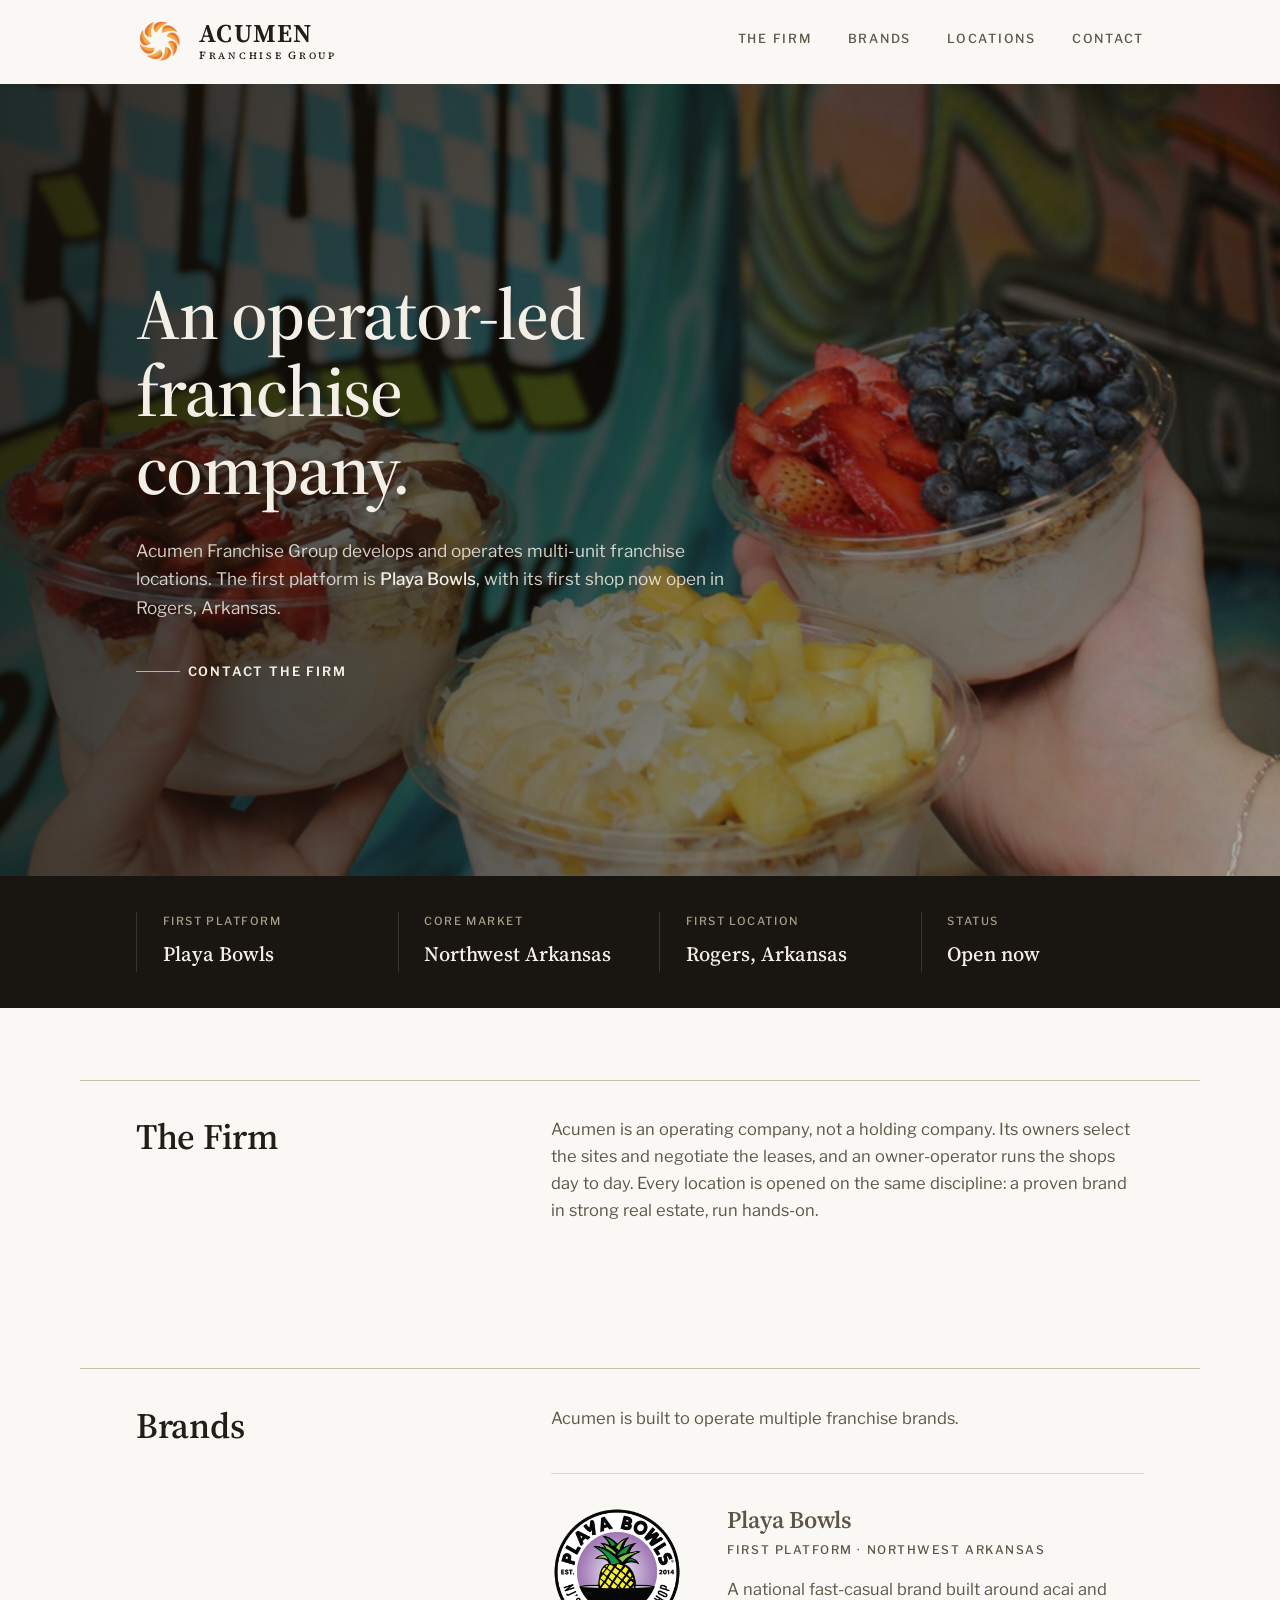
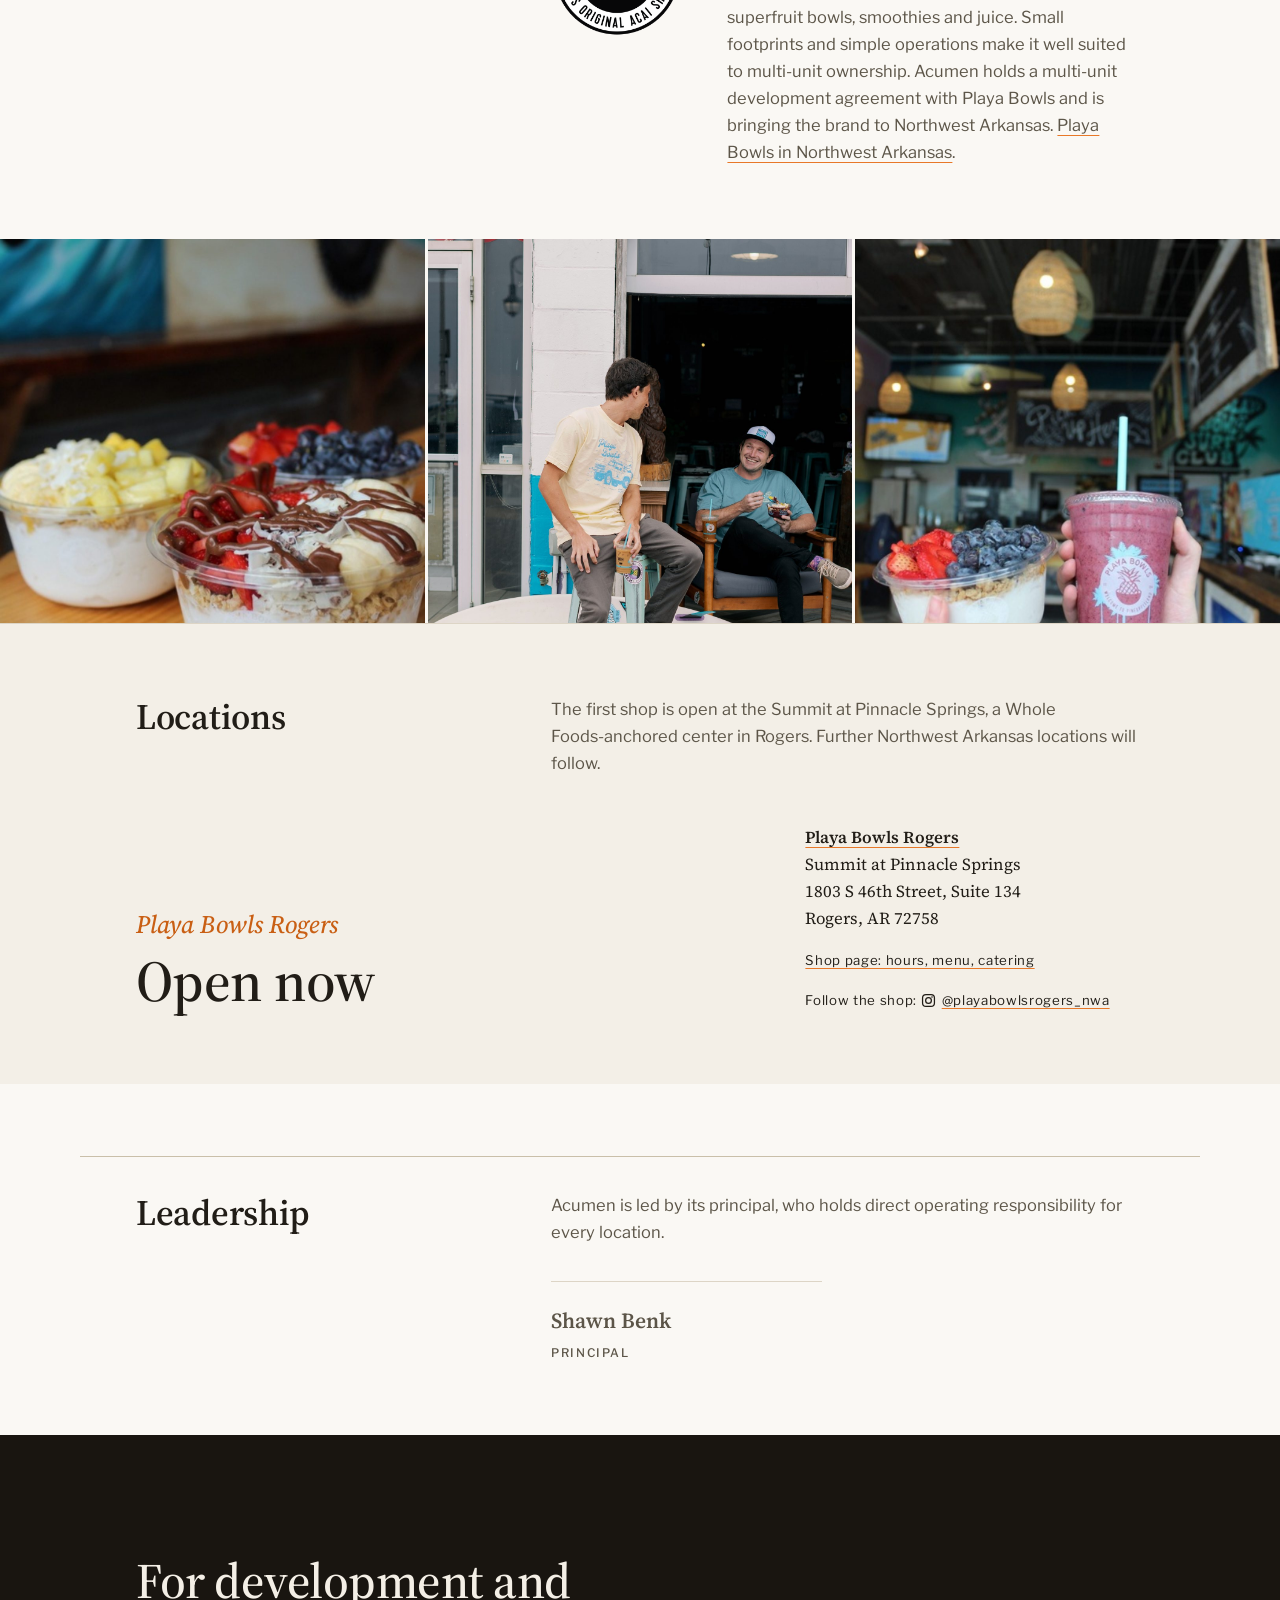
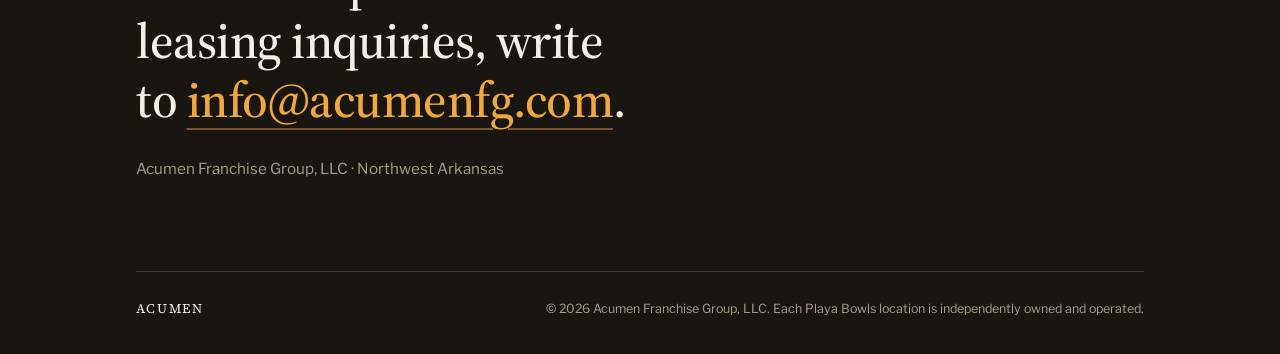
<file: index.html>
<!doctype html>
<html lang="en">
<head>
<meta charset="utf-8">
<meta name="viewport" content="width=device-width, initial-scale=1">
<title>Acumen Franchise Group</title>
<meta name="description" content="Acumen Franchise Group is an operator-led multi-unit franchise company. First platform: Playa Bowls. First shop: Rogers, Arkansas, now open.">
<meta property="og:title" content="Acumen Franchise Group">
<meta property="og:description" content="An operator-led multi-unit franchise company. First platform: Playa Bowls. Rogers, Arkansas, now open.">
<meta property="og:image" content="https://acumenfg.com/assets/acumen-logo-horizontal.png">
<meta property="og:url" content="https://acumenfg.com/">
<link rel="icon" type="image/png" href="assets/favicon-64.png">
<link rel="preconnect" href="https://fonts.googleapis.com">
<link rel="preconnect" href="https://fonts.gstatic.com" crossorigin>
<link href="https://fonts.googleapis.com/css2?family=Source+Serif+4:ital,opsz,wght@0,8..60,400..700;1,8..60,400..700&family=Libre+Franklin:wght@400;500;600&display=swap" rel="stylesheet">
<style>
:root{
  --ground:#faf8f4;
  --ground-deep:#f3efe7;
  --ink:#211d17;
  --ink-soft:#5c5548;
  --hairline:#ddd5c6;
  --hairline-strong:#c9bfa9;
  --orange:#e87828;
  --orange-deep:#c95f14;
  --gold:#f0a840;
  --dark:#191510;
  --dark-ink:#f4efe6;
  --dark-soft:#a89d89;
  --serif:"Source Serif 4", Georgia, "Times New Roman", serif;
  --sans:"Libre Franklin", -apple-system, "Helvetica Neue", Arial, sans-serif;
}
*{margin:0;padding:0;box-sizing:border-box}
html{scroll-behavior:smooth}
body{
  background:var(--ground);
  color:var(--ink);
  font-family:var(--sans);
  font-size:1rem;
  line-height:1.65;
  -webkit-font-smoothing:antialiased;
  font-kerning:normal;
}
::selection{background:rgba(232,120,40,.22);color:var(--ink)}
:focus-visible{outline:2px solid var(--orange);outline-offset:3px;border-radius:1px}
html{scrollbar-color:var(--hairline-strong) var(--ground)}
body::-webkit-scrollbar{width:11px}
body::-webkit-scrollbar-track{background:var(--ground)}
body::-webkit-scrollbar-thumb{background:var(--hairline-strong);border:3px solid var(--ground);border-radius:6px}
a{color:inherit;text-decoration-thickness:1px;text-underline-offset:.22em;text-decoration-color:var(--orange)}
a:hover{color:var(--orange-deep)}
img{max-width:100%;display:block}
.wrap{max-width:1120px;margin:0 auto;padding:0 clamp(20px,4.5vw,56px)}

/* ---------- header ---------- */
header{
  position:sticky;top:0;z-index:10;
  --hd:var(--ink);--hd-soft:var(--ink-soft);
  background:rgba(250,248,244,.94);
  -webkit-backdrop-filter:blur(10px);backdrop-filter:blur(10px);
  border-bottom:1px solid transparent;
  transition:border-color .35s ease;
}
header.scrolled{border-bottom-color:var(--hairline)}
.header-inner{display:flex;align-items:center;justify-content:space-between;padding-top:18px;padding-bottom:18px}
.lockup{display:flex;align-items:center;gap:15px;text-decoration:none;color:var(--hd);transition:color .35s ease}
.lockup:hover{color:var(--hd)}
.lockup img{width:48px;height:auto}
.wordmark{display:flex;flex-direction:column;line-height:1}
.wordmark .l1{font-family:var(--serif);font-weight:650;font-size:1.6rem;letter-spacing:.05em}
.wordmark .l2{font-family:var(--serif);font-weight:500;font-size:.6rem;letter-spacing:.283em;margin-top:5px;text-transform:uppercase;white-space:nowrap}
.wordmark .l2 b{font-weight:500;font-size:1.14em}
nav{display:flex;gap:clamp(18px,3vw,36px)}
nav a{
  font-size:.78rem;font-weight:500;letter-spacing:.14em;text-transform:uppercase;
  text-decoration:none;color:var(--hd-soft);
  padding-bottom:3px;border-bottom:1px solid transparent;
  transition:color .2s ease,border-color .2s ease;
}
nav a:hover{color:var(--hd);border-bottom-color:var(--orange)}
main section,section.location,#leadership,#contact{scroll-margin-top:84px}

/* ---------- hero ---------- */
.hero{
  position:relative;
  min-height:clamp(560px,88vh,820px);
  display:flex;align-items:center;
  color:var(--dark-ink);
}
.hero-media{position:absolute;inset:0;overflow:hidden}
.hero-media img{width:100%;height:100%;object-fit:cover;object-position:center 38%}
.hero-media::after{
  content:"";position:absolute;inset:0;
  background:linear-gradient(100deg,rgba(18,13,8,.82) 0%,rgba(18,13,8,.55) 48%,rgba(18,13,8,.28) 100%);
}
.hero .wrap{position:relative;z-index:1;width:100%;padding-top:64px;padding-bottom:64px}
h1{
  font-family:var(--serif);font-weight:560;
  font-size:clamp(2.6rem,5.6vw,4.5rem);
  line-height:1.08;letter-spacing:-.015em;
  max-width:15ch;
}
.hero-copy{margin-top:1.8rem;max-width:52ch;font-size:1.075rem;color:rgba(244,239,230,.85)}
.hero-copy strong{color:var(--dark-ink);font-weight:500}
.hero-cta{margin-top:2.4rem;display:inline-flex;align-items:baseline;gap:.6em;font-size:.8rem;font-weight:600;letter-spacing:.14em;text-transform:uppercase;text-decoration:none;color:var(--dark-ink)}
.hero-cta .rule{display:inline-block;width:44px;height:1px;background:var(--gold);transform:translateY(-4px);transform-origin:left center;transition:transform .3s cubic-bezier(.2,.8,.2,1)}
.hero-cta:hover{color:var(--gold)}
.hero-cta:hover .rule{transform:translateY(-4px) scaleX(1.45)}

/* fact band */
.factband{background:var(--dark);color:var(--dark-ink)}
.factband ::selection{background:rgba(240,168,64,.3);color:#fff}
.factband dl{
  display:grid;grid-template-columns:repeat(4,1fr);gap:clamp(20px,3vw,48px);
  padding:clamp(28px,4vh,44px) 0;margin:0;
}
.fact{border-left:1px solid rgba(244,239,230,.14);padding-left:clamp(16px,2vw,28px)}
.fact dt{font-size:.7rem;font-weight:500;letter-spacing:.14em;text-transform:uppercase;color:var(--dark-soft)}
.fact dd{font-family:var(--serif);font-size:clamp(1.05rem,1.6vw,1.4rem);font-weight:520;margin-top:.45rem;font-variant-numeric:lining-nums}

/* entrance */
.rise{opacity:0;transform:translateY(14px)}
.loaded .rise{animation:rise .9s cubic-bezier(.16,1,.3,1) forwards}
.loaded .rise.d1{animation-delay:.08s}
.loaded .rise.d2{animation-delay:.16s}
.loaded .rise.d3{animation-delay:.26s}
@keyframes rise{to{opacity:1;transform:none}}
@media (prefers-reduced-motion:reduce){
  html{scroll-behavior:auto}
  .rise{opacity:1;transform:none;animation:none!important}
}

/* ---------- sections ---------- */
section{padding:clamp(56px,8vh,96px) 0}
.section-head{
  display:grid;grid-template-columns:minmax(0,4fr) minmax(0,7fr);
  gap:clamp(32px,6vw,96px);
  padding-top:2.2rem;border-top:1px solid var(--hairline-strong);
}
h2{
  font-family:var(--serif);font-weight:580;
  font-size:clamp(1.7rem,2.8vw,2.3rem);
  line-height:1.15;letter-spacing:-.008em;
}
.section-body p{max-width:58ch;color:var(--ink-soft);font-size:1.03rem}
.section-body p+p{margin-top:1.25em}
.section-body p strong{color:var(--ink);font-weight:500}

/* ---------- brands ---------- */
.brand-row{
  margin-top:2.6rem;
  display:grid;grid-template-columns:132px minmax(0,1fr);gap:clamp(24px,3.5vw,44px);
  align-items:start;
  padding-top:2rem;border-top:1px solid var(--hairline);
}
.brand-row img{width:132px;height:132px}
.brand-row .brand-name{font-family:var(--serif);font-size:1.5rem;font-weight:600;line-height:1.2}
.brand-row .brand-since{margin-top:.35rem;font-size:.74rem;font-weight:500;letter-spacing:.13em;text-transform:uppercase;color:var(--ink-soft)}
.brand-row p.brand-copy{margin-top:1rem}

/* ---------- photo band ---------- */
.photo-band{
  display:grid;grid-template-columns:repeat(3,1fr);gap:3px;
  background:var(--ground);
}
.photo-band figure{margin:0;overflow:hidden}
.photo-band img{
  width:100%;height:clamp(280px,30vw,440px);
  object-fit:cover;display:block;
}

/* ---------- location ---------- */
.location{background:var(--ground-deep);border-top:1px solid var(--hairline)}
.location .section-head{border-top:0;padding-top:0}
.opening{
  margin-top:3rem;
  display:grid;grid-template-columns:minmax(0,7fr) minmax(0,4fr);
  gap:clamp(32px,6vw,96px);align-items:end;
}
.opening-date{
  font-family:var(--serif);font-weight:560;
  font-size:clamp(2rem,4.6vw,3.6rem);
  line-height:1.05;letter-spacing:-.012em;
}
.opening-date span{display:block;font-size:.44em;font-weight:500;font-style:italic;letter-spacing:0;color:var(--orange-deep);margin-bottom:.55em}
address{font-style:normal;font-family:var(--serif);font-size:1.05rem;line-height:1.6}
address .venue{font-weight:600}
.ig{margin-top:1.1rem;font-family:var(--sans);font-size:.83rem;letter-spacing:.05em}
.ig svg{vertical-align:-3px;margin-right:6px}

/* ---------- leadership ---------- */
.principals{display:grid;grid-template-columns:1fr 1fr;gap:clamp(24px,4vw,64px);max-width:640px}
.principal{padding-top:1.3rem;border-top:1px solid var(--hairline)}
.principal .name{font-family:var(--serif);font-size:1.35rem;font-weight:600}
.principal .role{margin-top:.3rem;font-size:.74rem;font-weight:500;letter-spacing:.13em;text-transform:uppercase;color:var(--ink-soft)}

/* ---------- contact ---------- */
.contact{
  background:var(--dark);color:var(--dark-ink);
  position:relative;overflow:hidden;
  padding:clamp(80px,13vh,150px) 0 0;
}
.contact ::selection{background:rgba(240,168,64,.3);color:#fff}
.contact-line{
  font-family:var(--serif);font-weight:520;
  font-size:clamp(1.55rem,4.4vw,3.1rem);
  line-height:1.2;letter-spacing:-.01em;
  max-width:28ch;text-wrap:balance;
}
.contact-line a{color:var(--gold);text-decoration-thickness:1.5px;text-decoration-color:rgba(240,168,64,.45);transition:text-decoration-color .2s ease}
.contact-line a:hover{color:var(--gold);text-decoration-color:var(--gold)}
.contact-sub{margin-top:1.6rem;color:var(--dark-soft);font-size:.95rem;max-width:48ch}
footer{
  margin-top:clamp(64px,10vh,120px);
  border-top:1px solid rgba(244,239,230,.14);
  padding:26px 0 34px;
  display:flex;justify-content:space-between;align-items:center;gap:18px;flex-wrap:wrap;
  font-size:.78rem;color:var(--dark-soft);
  position:relative;
}
footer .fmark{font-family:var(--serif);letter-spacing:.14em;font-size:.82rem;color:var(--dark-ink)}

/* ---------- responsive ---------- */
@media (max-width:860px){
  .opening,.section-head{grid-template-columns:1fr}
  .hero{min-height:min(72vh,600px)}
  .hero .wrap{padding-top:56px;padding-bottom:52px}
  .hero-media::after{background:linear-gradient(rgba(18,13,8,.72) 0%,rgba(18,13,8,.55) 70%,rgba(18,13,8,.4) 100%)}
  .factband dl{grid-template-columns:1fr 1fr;gap:22px}
  .section-head{gap:20px}
  .opening{gap:36px}
  .photo-band{grid-template-columns:1fr}
  .photo-band img{height:300px}
}
@media (max-width:480px){
  nav a{display:none}
  nav a[href="#contact"]{display:block}
  .principals{grid-template-columns:1fr}
  .brand-row{grid-template-columns:92px 1fr}
  .brand-row img{width:92px;height:92px}
}
</style>
<!-- Google tag (gtag.js) --><script async src="https://www.googletagmanager.com/gtag/js?id=G-MLLMX3P355"></script>
<script>window.dataLayer=window.dataLayer||[];function gtag(){dataLayer.push(arguments);}gtag('js',new Date());gtag('config','G-MLLMX3P355');</script>
</head>
<body>
<!--
THESIS: A credibility instrument in the register of the big franchise operators (Flynn, KBP, Sun Holdings, user-named canon): a confident statement over real shop photography, a dark fact band in place of their stats strip, the brand worn proudly, one dark close. Refuses fabricated scale: every fact on the page is true today.
OWN-WORLD: Warm off-white paper ground (#faf8f4), warm near-black ink, hairlines #ddd5c6. Tiempos-language serif display (Source Serif 4 stand-in), Libre Franklin tracked caps for labels. Brand orange #e87828 held to rules, links and the swirl mark. One full-bleed three-photo band of approved Playa photography after Brands. Dark #191510 band closes the page.
STORY: A landlord or lender confirms in under a minute that Acumen is a real, institutional, operator-led firm, sees the Rogers shop and its date, and finds one address to write to.
FIRST VIEWPORT: Fixed lockup header, light over the photo, solid paper once scrolled. Full-bleed approved shop photograph under a warm dark scrim; left, the serif statement "An operator-led franchise company." at full display scale, the two-sentence firm statement, and the rule-CTA. Directly beneath the fold, the dark four-fact band (platform, market, location, opening date).
FORM: Brief-pinned canon (institutional PE register per locked brand handoff); no seed roll, pinned direction beats it.
FINISH: unreviewed and undocumented is unfinished; this build ends with the finish review, the verdict, DESIGN.md, and every shipping raster carrying its provenance.
-->
<header id="top">
  <div class="wrap header-inner">
    <a class="lockup" href="#top" aria-label="Acumen Franchise Group, top of page">
      <img src="assets/acumen-symbol.png" alt="" width="44" height="43">
      <span class="wordmark" aria-hidden="false">
        <span class="l1">ACUMEN</span>
        <span class="l2"><b>F</b>RANCHISE <b>G</b>ROUP</span>
      </span>
    </a>
    <nav aria-label="Site">
      <a href="#firm">The Firm</a>
      <a href="#brands">Brands</a>
      <a href="#locations">Locations</a>
      <a href="#contact">Contact</a>
    </nav>
  </div>
</header>

<main>
  <section class="hero" aria-label="Introduction">
    <div class="hero-media" aria-hidden="true">
      <picture><source media="(min-width: 860px)" srcset="assets/playa-mural-hero.jpg"><img src="assets/playa-mural-phone.jpg" alt="" width="1200" height="1500" fetchpriority="high" decoding="async"></picture>
    </div>
    <div class="wrap">
      <h1 class="rise">An operator&#8209;led franchise company.</h1>
      <p class="hero-copy rise d1">Acumen Franchise Group develops and operates multi&#8209;unit franchise locations. The first platform is <strong>Playa Bowls</strong>, with its first shop now open in Rogers, Arkansas.</p>
      <a class="hero-cta rise d2" href="#contact"><span class="rule" aria-hidden="true"></span>Contact the firm</a>
    </div>
  </section>

  <div class="factband rise d3" aria-label="Firm facts">
    <div class="wrap">
      <dl>
        <div class="fact"><dt>First platform</dt><dd>Playa Bowls</dd></div>
        <div class="fact"><dt>Core market</dt><dd>Northwest Arkansas</dd></div>
        <div class="fact"><dt>First location</dt><dd>Rogers, Arkansas</dd></div>
        <div class="fact"><dt>Status</dt><dd>Open now</dd></div>
      </dl>
    </div>
  </div>

  <section id="firm" aria-labelledby="firm-h">
    <div class="wrap section-head">
      <h2 id="firm-h">The Firm</h2>
      <div class="section-body">
        <p>Acumen is an operating company, not a holding company. Its owners select the sites and negotiate the leases, and an owner&#8209;operator runs the shops day to day. Every location is opened on the same discipline: a proven brand in strong real estate, run hands&#8209;on.</p>
      </div>
    </div>
  </section>

  <section id="brands" aria-labelledby="brands-h">
    <div class="wrap section-head">
      <h2 id="brands-h">Brands</h2>
      <div class="section-body">
        <p>Acumen is built to operate multiple franchise brands.</p>
        <div class="brand-row">
          <img src="assets/playa-badge.png" alt="Playa Bowls logo" width="132" height="132">
          <div>
            <p class="brand-name"><a href="/playa-bowls/" style="text-decoration:none">Playa Bowls</a></p>
            <p class="brand-since">First platform &middot; Northwest Arkansas</p>
            <p class="brand-copy">A national fast&#8209;casual brand built around acai and superfruit bowls, smoothies and juice. Small footprints and simple operations make it well suited to multi&#8209;unit ownership. Acumen holds a multi&#8209;unit development agreement with Playa Bowls and is bringing the brand to Northwest Arkansas. <a href="/playa-bowls/">Playa Bowls in Northwest Arkansas</a>.</p>
          </div>
        </div>
      </div>
    </div>
  </section>

  <div class="photo-band" aria-label="Playa Bowls in operation">
    <figure><img src="assets/playa-bowls.jpg" alt="Playa Bowls acai bowls topped with fresh fruit" loading="lazy"></figure>
    <figure><img src="assets/playa-storefront.jpg" alt="A Playa Bowls storefront" loading="lazy"></figure>
    <figure><img src="assets/playa-interior.jpg" alt="Inside a Playa Bowls shop" loading="lazy"></figure>
  </div>

  <section id="locations" class="location" aria-labelledby="locations-h">
    <div class="wrap">
      <div class="section-head">
        <h2 id="locations-h">Locations</h2>
        <div class="section-body">
          <p>The first shop is open at the Summit at Pinnacle Springs, a Whole Foods&#8209;anchored center in Rogers. Further Northwest Arkansas locations will follow.</p>
        </div>
      </div>
      <div class="opening">
        <p class="opening-date"><span>Playa Bowls Rogers</span>Open now</p>
        <div>
          <address>
            <span class="venue"><a href="/playa-bowls/rogers/">Playa Bowls Rogers</a></span><br>
            Summit at Pinnacle Springs<br>
            1803 S 46th Street, Suite 134<br>
            Rogers, AR 72758
          </address>
          <p class="ig"><a href="/playa-bowls/rogers/">Shop page: hours, menu, catering</a></p>
          <p class="ig">Follow the shop: <a href="https://www.instagram.com/playabowlsrogers_nwa/" rel="noopener"><svg viewBox="0 0 24 24" width="15" height="15" fill="none" stroke="currentColor" stroke-width="2" aria-hidden="true"><rect x="2.5" y="2.5" width="19" height="19" rx="5.5"/><circle cx="12" cy="12" r="4.6"/><circle cx="17.6" cy="6.4" r="1.3" fill="currentColor" stroke="none"/></svg>@playabowlsrogers_nwa</a></p>
        </div>
      </div>
    </div>
  </section>

  <section id="leadership" aria-labelledby="leadership-h">
    <div class="wrap section-head">
      <h2 id="leadership-h">Leadership</h2>
      <div class="section-body">
        <p>Acumen is led by its principal, who holds direct operating responsibility for every location.</p>
        <div class="principals" style="margin-top:2.2rem">
          <div class="principal">
            <p class="name">Shawn Benk</p>
            <p class="role">Principal</p>
          </div>
        </div>
      </div>
    </div>
  </section>
</main>

<section id="contact" class="contact" aria-label="Contact">
  <div class="wrap">
    <p class="contact-line">For development and leasing inquiries, write to <a href="mailto:info@acumenfg.com">info@acumenfg.com</a>.</p>
    <p class="contact-sub">Acumen Franchise Group, LLC &middot; Northwest Arkansas</p>
  </div>
  <div class="wrap">
    <footer>
      <span class="fmark">ACUMEN</span>
      <span>&copy; <span id="yr">2026</span> Acumen Franchise Group, LLC. Each Playa Bowls location is independently owned and operated.</span>
    </footer>
  </div>
</section>

<script>
document.documentElement.classList.remove('no-js');
addEventListener('DOMContentLoaded',()=>{
  document.body.classList.add('loaded');
  document.getElementById('yr').textContent=new Date().getFullYear();
  const h=document.querySelector('header');
  const onScroll=()=>h.classList.toggle('scrolled',scrollY>40);
  onScroll();addEventListener('scroll',onScroll,{passive:true});
});
</script>
<!-- Cloudflare Web Analytics --><script type='module' src='https://static.cloudflareinsights.com/beacon.min.js' data-cf-beacon='{"token": "2d0c04c42d474562a3149b8317588e90"}'></script><!-- End Cloudflare Web Analytics -->
</body>
</html>
</file>
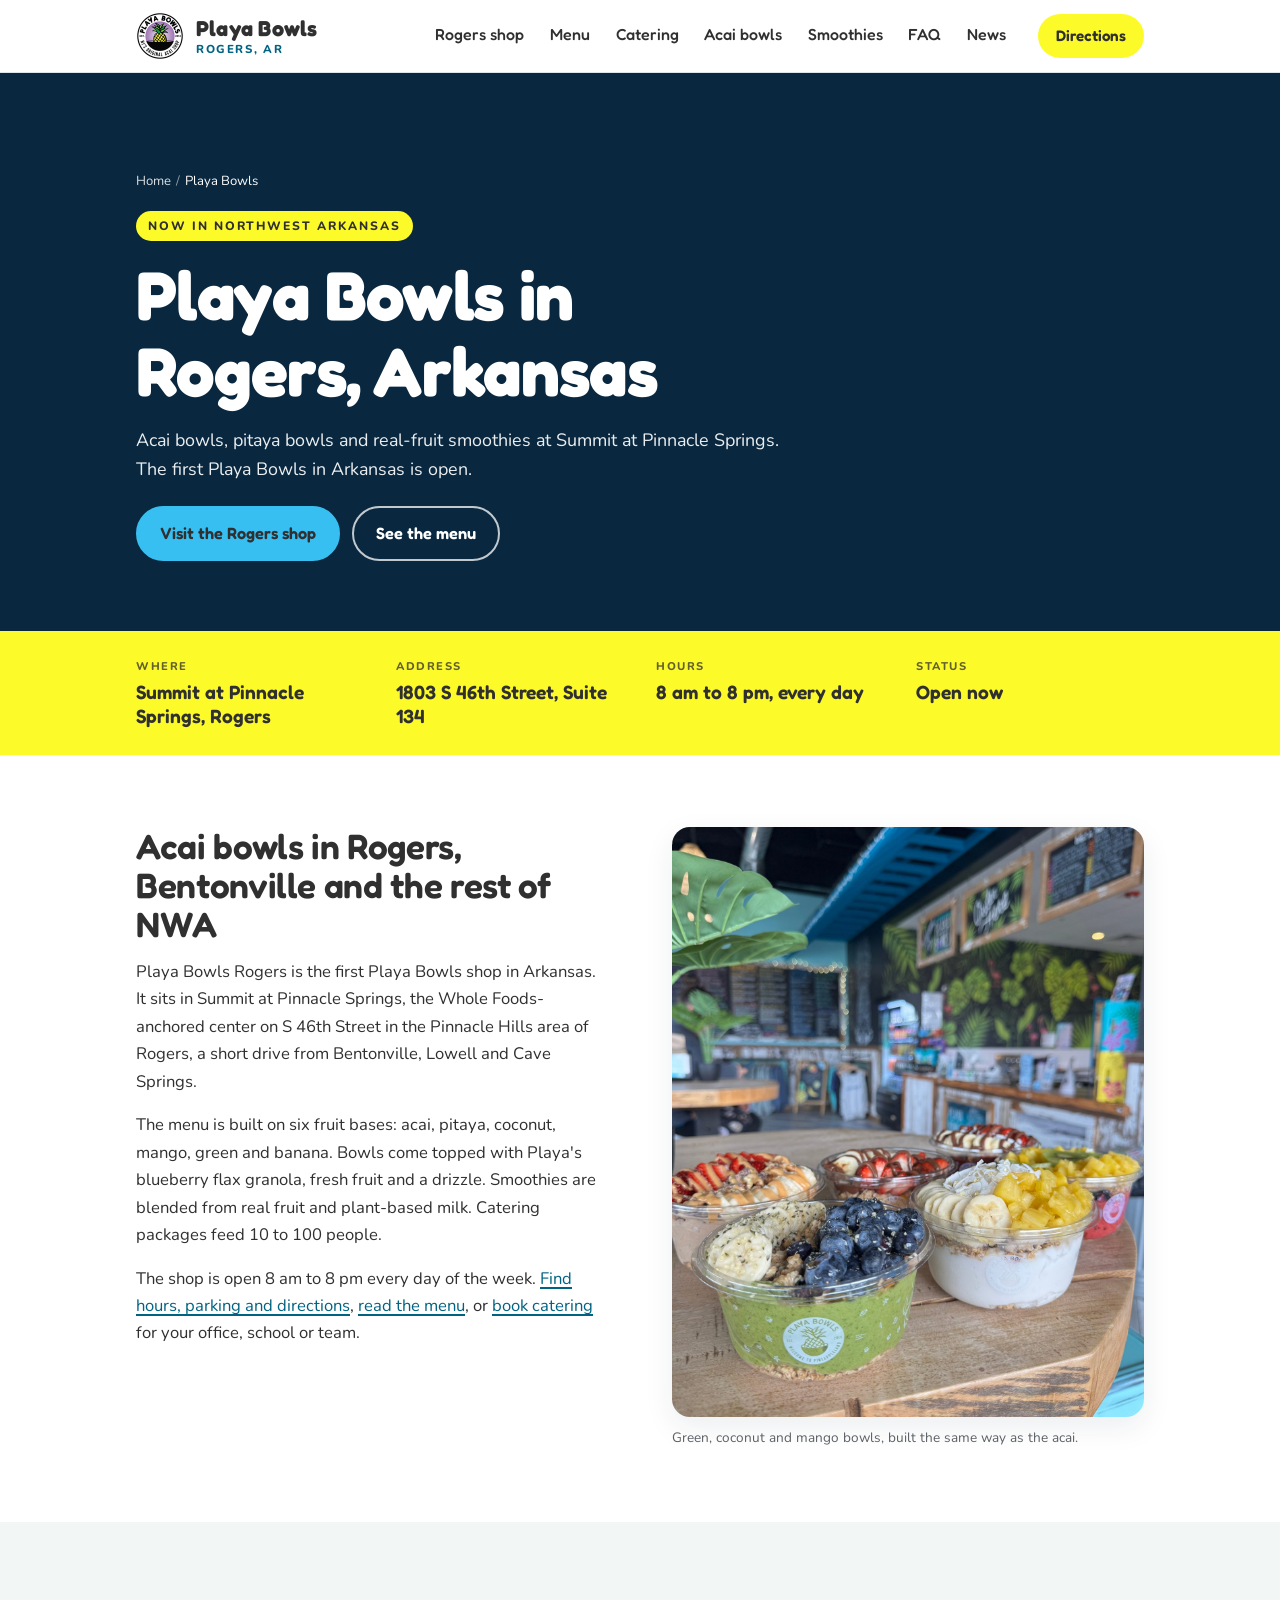
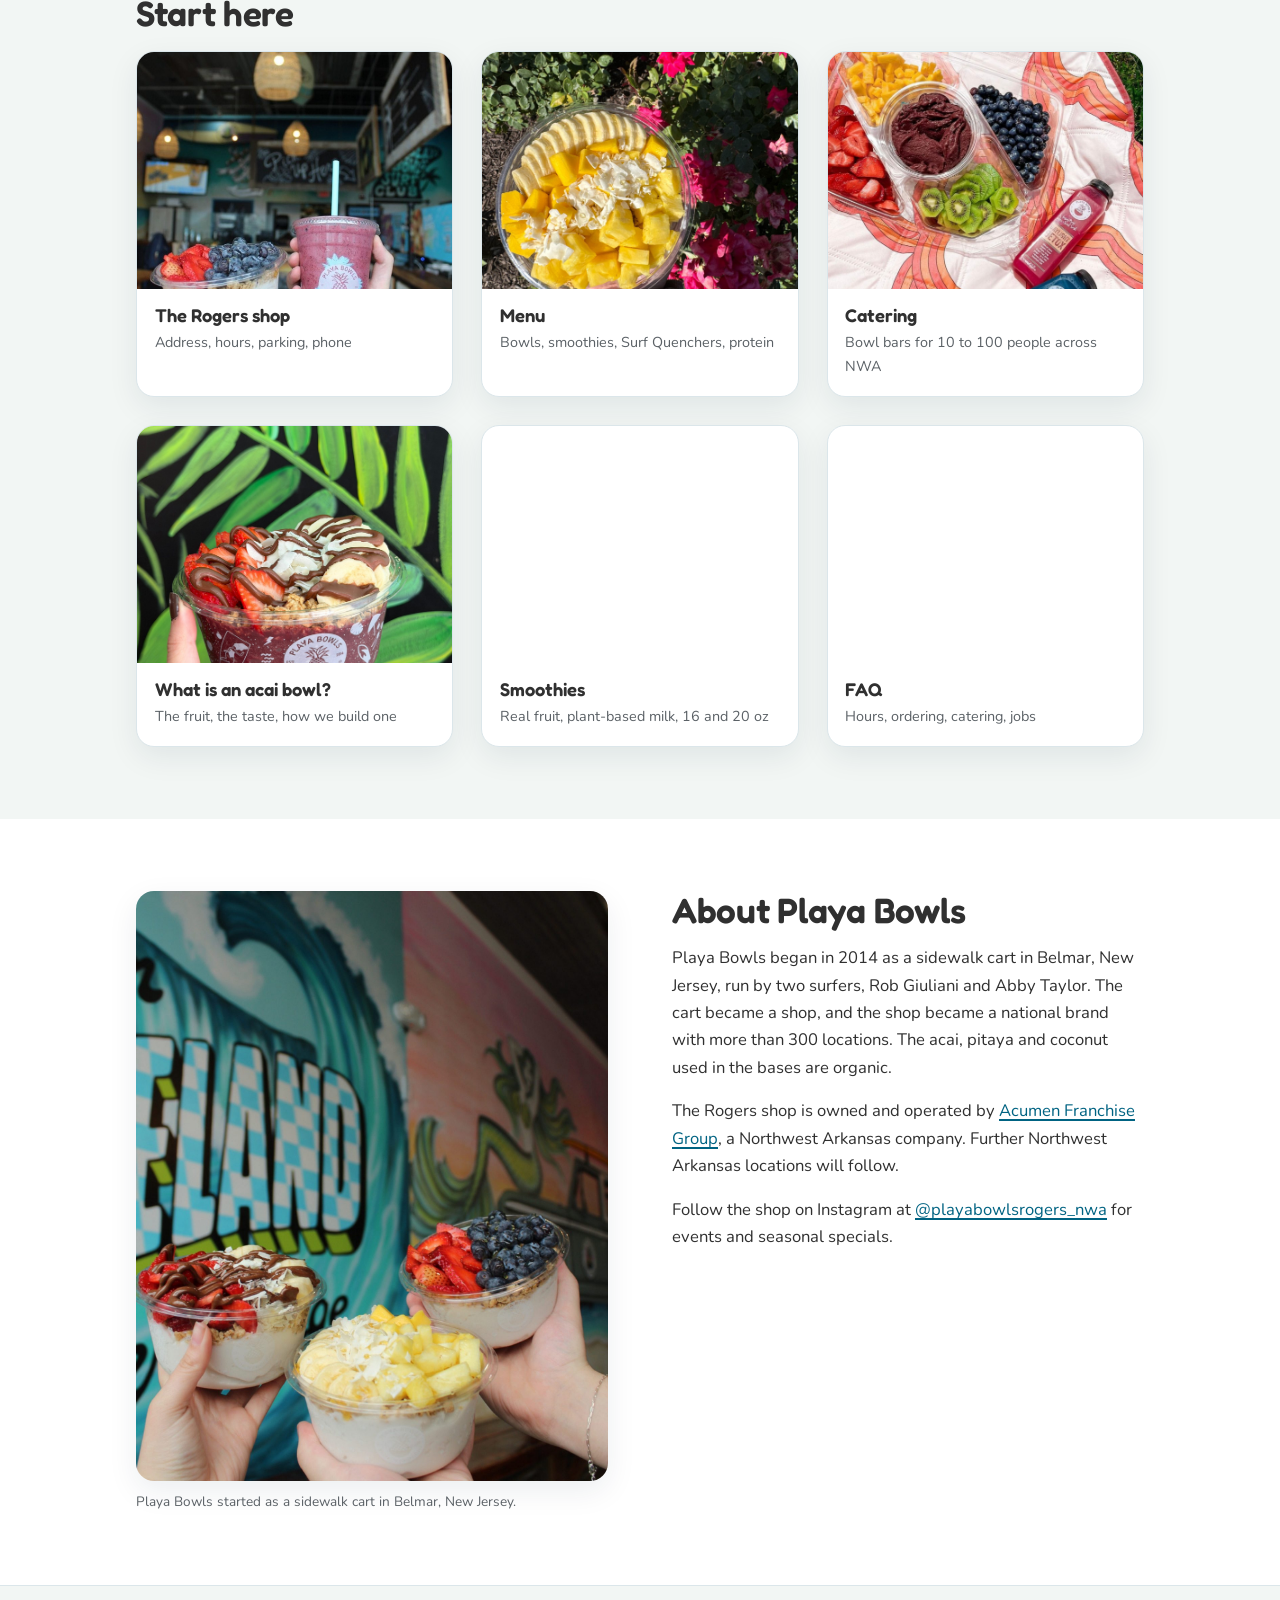
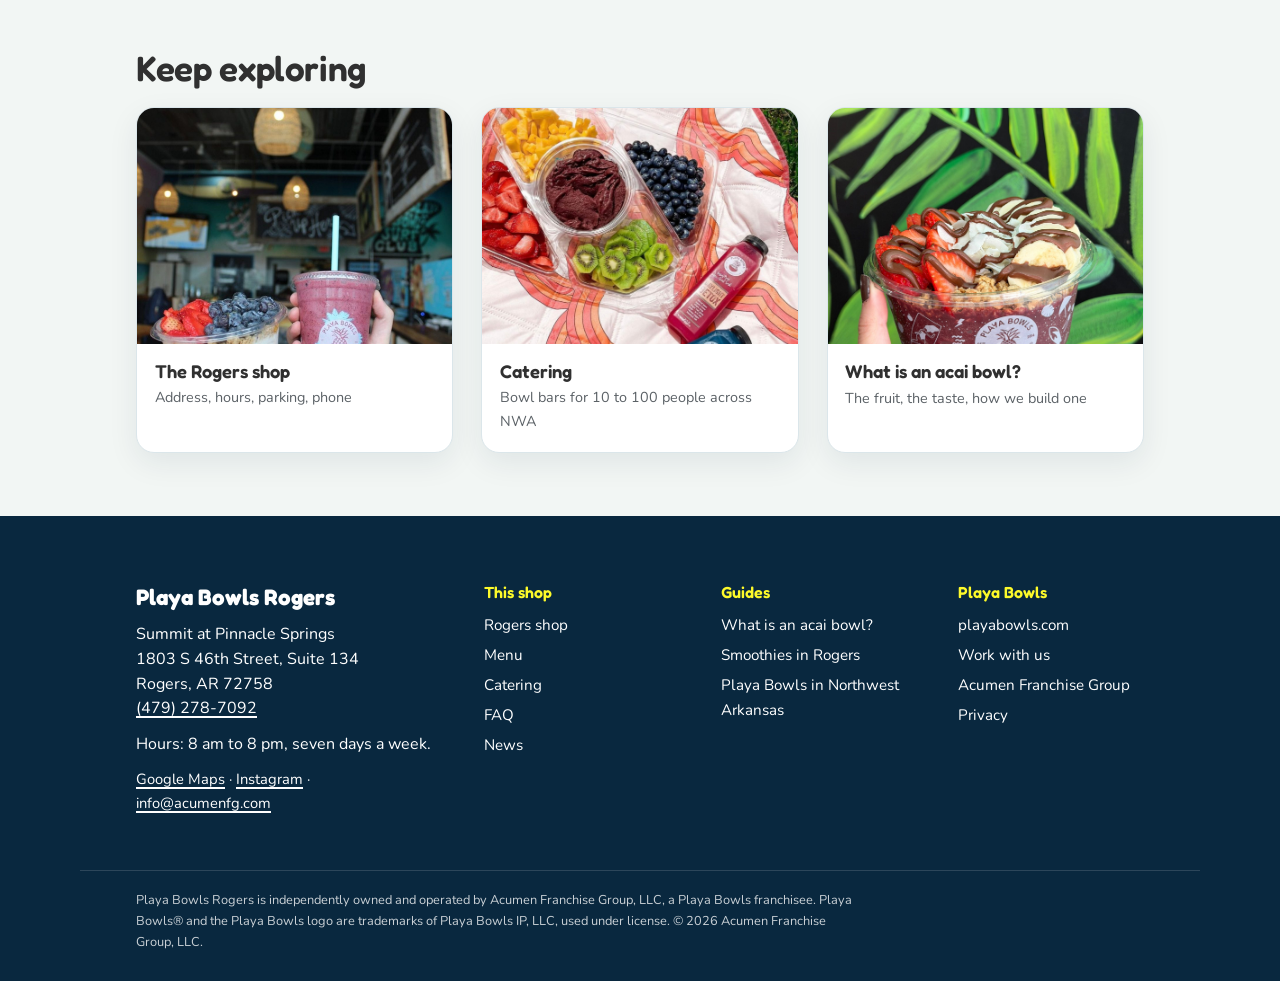
<file: playa-bowls/index.html>
<!doctype html>
<html lang="en">
<head>
<meta charset="utf-8">
<meta name="viewport" content="width=device-width, initial-scale=1">
<title>Playa Bowls in Northwest Arkansas | Acai Bowls, Smoothies, Catering</title>
<meta name="description" content="Playa Bowls is open in Northwest Arkansas. The first shop is in Rogers at Summit at Pinnacle Springs, with acai bowls, smoothies and catering.">
<link rel="canonical" href="https://acumenfg.com/playa-bowls/">
<meta name="robots" content="index, follow, max-image-preview:large">
<meta property="og:type" content="website">
<meta property="og:site_name" content="Playa Bowls Rogers, AR">
<meta property="og:title" content="Playa Bowls in Northwest Arkansas">
<meta property="og:description" content="Playa Bowls is open in Northwest Arkansas. The first shop is in Rogers at Summit at Pinnacle Springs, with acai bowls, smoothies and catering.">
<meta property="og:image" content="https://acumenfg.com/playa-bowls/img/og-hub.jpg">
<meta property="og:image:width" content="1200">
<meta property="og:image:height" content="630">
<meta property="og:url" content="https://acumenfg.com/playa-bowls/">
<meta property="og:locale" content="en_US">
<meta name="twitter:card" content="summary_large_image">
<meta name="twitter:title" content="Playa Bowls in Northwest Arkansas">
<meta name="twitter:description" content="Playa Bowls is open in Northwest Arkansas. The first shop is in Rogers at Summit at Pinnacle Springs, with acai bowls, smoothies and catering.">
<meta name="twitter:image" content="https://acumenfg.com/playa-bowls/img/og-hub.jpg">
<meta name="geo.region" content="US-AR">
<meta name="geo.placename" content="Rogers, Arkansas">
<meta name="geo.position" content="36.31538;-94.18008">
<meta name="ICBM" content="36.31538, -94.18008">
<link rel="icon" type="image/png" href="/playa-bowls/img/playa-logo-96.png">
<link rel="apple-touch-icon" href="/playa-bowls/img/playa-logo-192.png">
<link rel="preconnect" href="https://fonts.googleapis.com">
<link rel="preconnect" href="https://fonts.gstatic.com" crossorigin>
<link href="https://fonts.googleapis.com/css2?family=Fredoka:wght@400;500;600;700&family=Nunito:ital,wght@0,400;0,600;0,700;0,800;1,400&display=swap" rel="stylesheet">
<link rel="stylesheet" href="/playa-bowls/playa.css?v=20261122a">
<script type="application/ld+json">{"@context": "https://schema.org", "@type": "WebPage", "@id": "https://acumenfg.com/playa-bowls/", "url": "https://acumenfg.com/playa-bowls/", "name": "Playa Bowls in Northwest Arkansas", "description": "Playa Bowls shops in Northwest Arkansas, operated by Acumen Franchise Group.", "about": {"@id": "https://acumenfg.com/playa-bowls/rogers/#restaurant"}, "inLanguage": "en-US", "isPartOf": {"@type": "WebSite", "name": "Acumen Franchise Group", "url": "https://acumenfg.com/"}}</script>
<script type="application/ld+json">{"@context": "https://schema.org", "@type": "BreadcrumbList", "itemListElement": [{"@type": "ListItem", "position": 1, "name": "Home", "item": "https://acumenfg.com/"}, {"@type": "ListItem", "position": 2, "name": "Playa Bowls", "item": "https://acumenfg.com/playa-bowls/"}]}</script>
<!-- Google tag (gtag.js) --><script async src="https://www.googletagmanager.com/gtag/js?id=G-MLLMX3P355"></script>
<script>window.dataLayer=window.dataLayer||[];function gtag(){dataLayer.push(arguments);}gtag('js',new Date());gtag('config','G-MLLMX3P355');</script>
</head>
<body>
<a class="skip" href="#main">Skip to content</a>
<header class="top">
  <div class="wrap top-inner">
    <a class="brand" href="/playa-bowls/" aria-label="Playa Bowls Rogers, Arkansas, section home">
      <img src="/playa-bowls/img/playa-logo-96.png" alt="" width="48" height="48">
      <span class="brand-text"><span class="brand-name">Playa Bowls</span><span class="brand-loc">Rogers, AR</span></span>
    </a>
    <nav class="sec-nav" aria-label="Playa Bowls Rogers">
      <a href="/playa-bowls/rogers/">Rogers shop</a>
      <a href="/playa-bowls/menu/">Menu</a>
      <a href="/playa-bowls/catering/">Catering</a>
      <a href="/playa-bowls/acai-bowls/">Acai bowls</a>
      <a href="/playa-bowls/smoothies/">Smoothies</a>
      <a href="/playa-bowls/faq/">FAQ</a>
      <a href="/playa-bowls/news/">News</a>
    </nav>
    <a class="pill pill-cta" href="https://maps.google.com/?cid=12525250376500382225" rel="noopener">Directions</a>
  </div>
</header>

<main id="main">
  <section class="hero" aria-label="Playa Bowls in Northwest Arkansas">
    <div class="hero-media" aria-hidden="true"><picture><source media="(min-width: 900px)" srcset="/playa-bowls/img/acai-overhead-hero.jpg"><img src="/playa-bowls/img/acai-overhead-phone.jpg" alt="" width="1200" height="1500" fetchpriority="high" decoding="async"></picture></div>
    <div class="wrap hero-inner">
      <nav class="crumbs" aria-label="Breadcrumb"><ol><li><a href="/">Home</a></li><li aria-current="page">Playa Bowls</li></ol></nav>
      <p class="kicker">Now in Northwest Arkansas</p>
      <h1>Playa Bowls in Rogers, Arkansas</h1>
      <p class="lede">Acai bowls, pitaya bowls and real-fruit smoothies at Summit at Pinnacle Springs. The first Playa Bowls in Arkansas is open.</p>
      <p class="cta-row"><a class="btn" href="/playa-bowls/rogers/">Visit the Rogers shop</a><a class="btn btn-ghost" href="/playa-bowls/menu/">See the menu</a></p>
    </div>
  </section>

  <div class="facts" aria-label="Shop facts">
    <div class="wrap">
      <dl>
        <div><dt>Where</dt><dd>Summit at Pinnacle Springs, Rogers</dd></div>
        <div><dt>Address</dt><dd>1803 S 46th Street, Suite 134</dd></div>
        <div><dt>Hours</dt><dd>8 am to 8 pm, every day</dd></div>
        <div><dt>Status</dt><dd>Open now</dd></div>
      </dl>
    </div>
  </div>
  <section class="sec">
    <div class="wrap two-col">
      <div class="prose">
        <h2>Acai bowls in Rogers, Bentonville and the rest of NWA</h2>
        <p>Playa Bowls Rogers is the first Playa Bowls shop in Arkansas. It sits in Summit at Pinnacle Springs, the Whole Foods-anchored center on S 46th Street in the Pinnacle Hills area of Rogers, a short drive from Bentonville, Lowell and Cave Springs.</p>
        <p>The menu is built on six fruit bases: acai, pitaya, coconut, mango, green and banana. Bowls come topped with Playa's blueberry flax granola, fresh fruit and a drizzle. Smoothies are blended from real fruit and plant-based milk. Catering packages feed 10 to 100 people.</p>
        <p>The shop is open 8 am to 8 pm every day of the week. <a href="/playa-bowls/rogers/">Find hours, parking and directions</a>, <a href="/playa-bowls/menu/">read the menu</a>, or <a href="/playa-bowls/catering/">book catering</a> for your office, school or team.</p>
      </div>
      <figure class="fig"><img src="/playa-bowls/img/three-bowls.jpg" alt="Three Playa Bowls on an outdoor table: acai, pitaya and coconut bases with fruit and granola" width="1400" height="1750" loading="lazy" decoding="async"><figcaption>Green, coconut and mango bowls, built the same way as the acai.</figcaption></figure>
    </div>
  </section>

  <section class="sec sec-paper">
    <div class="wrap">
      <h2>Start here</h2>
      <div class="cards">
        <a class="card" href="/playa-bowls/rogers/"><img src="/playa-bowls/img/shop-interior.jpg" alt="Inside a Playa Bowls shop" width="1080" height="1350" class="card-img" loading="lazy" decoding="async"><span class="card-body"><span class="card-title">The Rogers shop</span><span class="card-sub">Address, hours, parking, phone</span></span></a>
        <a class="card" href="/playa-bowls/menu/"><img src="/playa-bowls/img/mango-overhead.jpg" alt="A mango bowl topped with strawberry, banana and granola" width="1400" height="1750" class="card-img" loading="lazy" decoding="async"><span class="card-body"><span class="card-title">Menu</span><span class="card-sub">Bowls, smoothies, Surf Quenchers, protein</span></span></a>
        <a class="card" href="/playa-bowls/catering/"><img src="/playa-bowls/img/picnic.jpg" alt="A spread of Playa Bowls and drinks laid out on a blanket" width="1400" height="1400" class="card-img" loading="lazy" decoding="async"><span class="card-body"><span class="card-title">Catering</span><span class="card-sub">Bowl bars for 10 to 100 people across NWA</span></span></a>
        <a class="card" href="/playa-bowls/acai-bowls/"><img src="/playa-bowls/img/acai-palm.jpg" alt="An acai bowl with strawberry, banana and granola on palm leaves" width="1400" height="1750" class="card-img" loading="lazy" decoding="async"><span class="card-body"><span class="card-title">What is an acai bowl?</span><span class="card-sub">The fruit, the taste, how we build one</span></span></a>
        <a class="card" href="/playa-bowls/smoothies/"><img src="/playa-bowls/img/smoothies-three.jpg" alt="Three Playa Bowls smoothies in branded cups on a wooden table" width="1400" height="1750" class="card-img" loading="lazy" decoding="async"><span class="card-body"><span class="card-title">Smoothies</span><span class="card-sub">Real fruit, plant-based milk, 16 and 20 oz</span></span></a>
        <a class="card" href="/playa-bowls/faq/"><img src="/playa-bowls/img/pitaya-palm.jpg" alt="A pitaya bowl with strawberry and blueberry on palm leaves" width="1400" height="1750" class="card-img" loading="lazy" decoding="async"><span class="card-body"><span class="card-title">FAQ</span><span class="card-sub">Hours, ordering, catering, jobs</span></span></a>
      </div>
    </div>
  </section>

  <section class="sec">
    <div class="wrap two-col">
      <figure class="fig"><img src="/playa-bowls/img/bowls-mural.jpg" alt="Acai bowls held up in front of a Playa Bowls mural" width="1400" height="1750" loading="lazy" decoding="async"><figcaption>Playa Bowls started as a sidewalk cart in Belmar, New Jersey.</figcaption></figure>
      <div class="prose">
        <h2>About Playa Bowls</h2>
        <p>Playa Bowls began in 2014 as a sidewalk cart in Belmar, New Jersey, run by two surfers, Rob Giuliani and Abby Taylor. The cart became a shop, and the shop became a national brand with more than 300 locations. The acai, pitaya and coconut used in the bases are organic.</p>
        <p>The Rogers shop is owned and operated by <a href="/">Acumen Franchise Group</a>, a Northwest Arkansas company. Further Northwest Arkansas locations will follow.</p>
        <p>Follow the shop on Instagram at <a href="https://www.instagram.com/playabowlsrogers_nwa/" rel="noopener">@playabowlsrogers_nwa</a> for events and seasonal specials.</p>
      </div>
    </div>
  </section>
<section class="related" aria-labelledby="rel-h"><div class="wrap"><h2 id="rel-h">Keep exploring</h2><div class="cards"><a class="card" href="/playa-bowls/rogers/"><img src="/playa-bowls/img/shop-interior.jpg" alt="Inside a Playa Bowls shop" width="1080" height="1350" class="card-img" loading="lazy" decoding="async"><span class="card-body"><span class="card-title">The Rogers shop</span><span class="card-sub">Address, hours, parking, phone</span></span></a><a class="card" href="/playa-bowls/catering/"><img src="/playa-bowls/img/picnic.jpg" alt="A spread of Playa Bowls and drinks laid out on a blanket" width="1400" height="1400" class="card-img" loading="lazy" decoding="async"><span class="card-body"><span class="card-title">Catering</span><span class="card-sub">Bowl bars for 10 to 100 people across NWA</span></span></a><a class="card" href="/playa-bowls/acai-bowls/"><img src="/playa-bowls/img/acai-palm.jpg" alt="An acai bowl with strawberry, banana and granola on palm leaves" width="1400" height="1750" class="card-img" loading="lazy" decoding="async"><span class="card-body"><span class="card-title">What is an acai bowl?</span><span class="card-sub">The fruit, the taste, how we build one</span></span></a></div></div></section>
</main>

<footer class="foot">
  <div class="wrap foot-grid">
    <div>
      <p class="foot-name">Playa Bowls Rogers</p>
      <address>Summit at Pinnacle Springs<br>1803 S 46th Street, Suite 134<br>Rogers, AR 72758<br><a href="tel:+14792787092">(479) 278-7092</a></address>
      <p class="foot-hours">Hours: 8 am to 8 pm, seven days a week.</p>
      <p class="foot-links"><a href="https://maps.google.com/?cid=12525250376500382225" rel="noopener">Google Maps</a> &middot; <a href="https://www.instagram.com/playabowlsrogers_nwa/" rel="noopener">Instagram</a> &middot; <a href="mailto:info@acumenfg.com">info@acumenfg.com</a></p>
    </div>
    <div>
      <p class="foot-head">This shop</p>
      <ul class="foot-list">
        <li><a href="/playa-bowls/rogers/">Rogers shop</a></li>
        <li><a href="/playa-bowls/menu/">Menu</a></li>
        <li><a href="/playa-bowls/catering/">Catering</a></li>
        <li><a href="/playa-bowls/faq/">FAQ</a></li>
        <li><a href="/playa-bowls/news/">News</a></li>
      </ul>
    </div>
    <div>
      <p class="foot-head">Guides</p>
      <ul class="foot-list">
        <li><a href="/playa-bowls/acai-bowls/">What is an acai bowl?</a></li>
        <li><a href="/playa-bowls/smoothies/">Smoothies in Rogers</a></li>
        <li><a href="/playa-bowls/">Playa Bowls in Northwest Arkansas</a></li>
      </ul>
    </div>
    <div>
      <p class="foot-head">Playa Bowls</p>
      <ul class="foot-list">
        <li><a href="https://www.playabowls.com/" rel="noopener">playabowls.com</a></li>
        <li><a href="mailto:recruiting@acumenfg.com">Work with us</a></li>
        <li><a href="/">Acumen Franchise Group</a></li>
        <li><a href="/privacy.html">Privacy</a></li>
      </ul>
    </div>
  </div>
  <div class="wrap foot-legal">
    <p>Playa Bowls Rogers is independently owned and operated by Acumen Franchise Group, LLC, a Playa Bowls franchisee. Playa Bowls&reg; and the Playa Bowls logo are trademarks of Playa Bowls IP, LLC, used under license. &copy; <span id="yr">2026</span> Acumen Franchise Group, LLC.</p>
  </div>
</footer>
<script>document.getElementById('yr').textContent=new Date().getFullYear();</script>
<!-- Cloudflare Web Analytics --><script type='module' src='https://static.cloudflareinsights.com/beacon.min.js' data-cf-beacon='{"token": "2d0c04c42d474562a3149b8317588e90"}'></script><!-- End Cloudflare Web Analytics -->
</body>
</html>
</file>
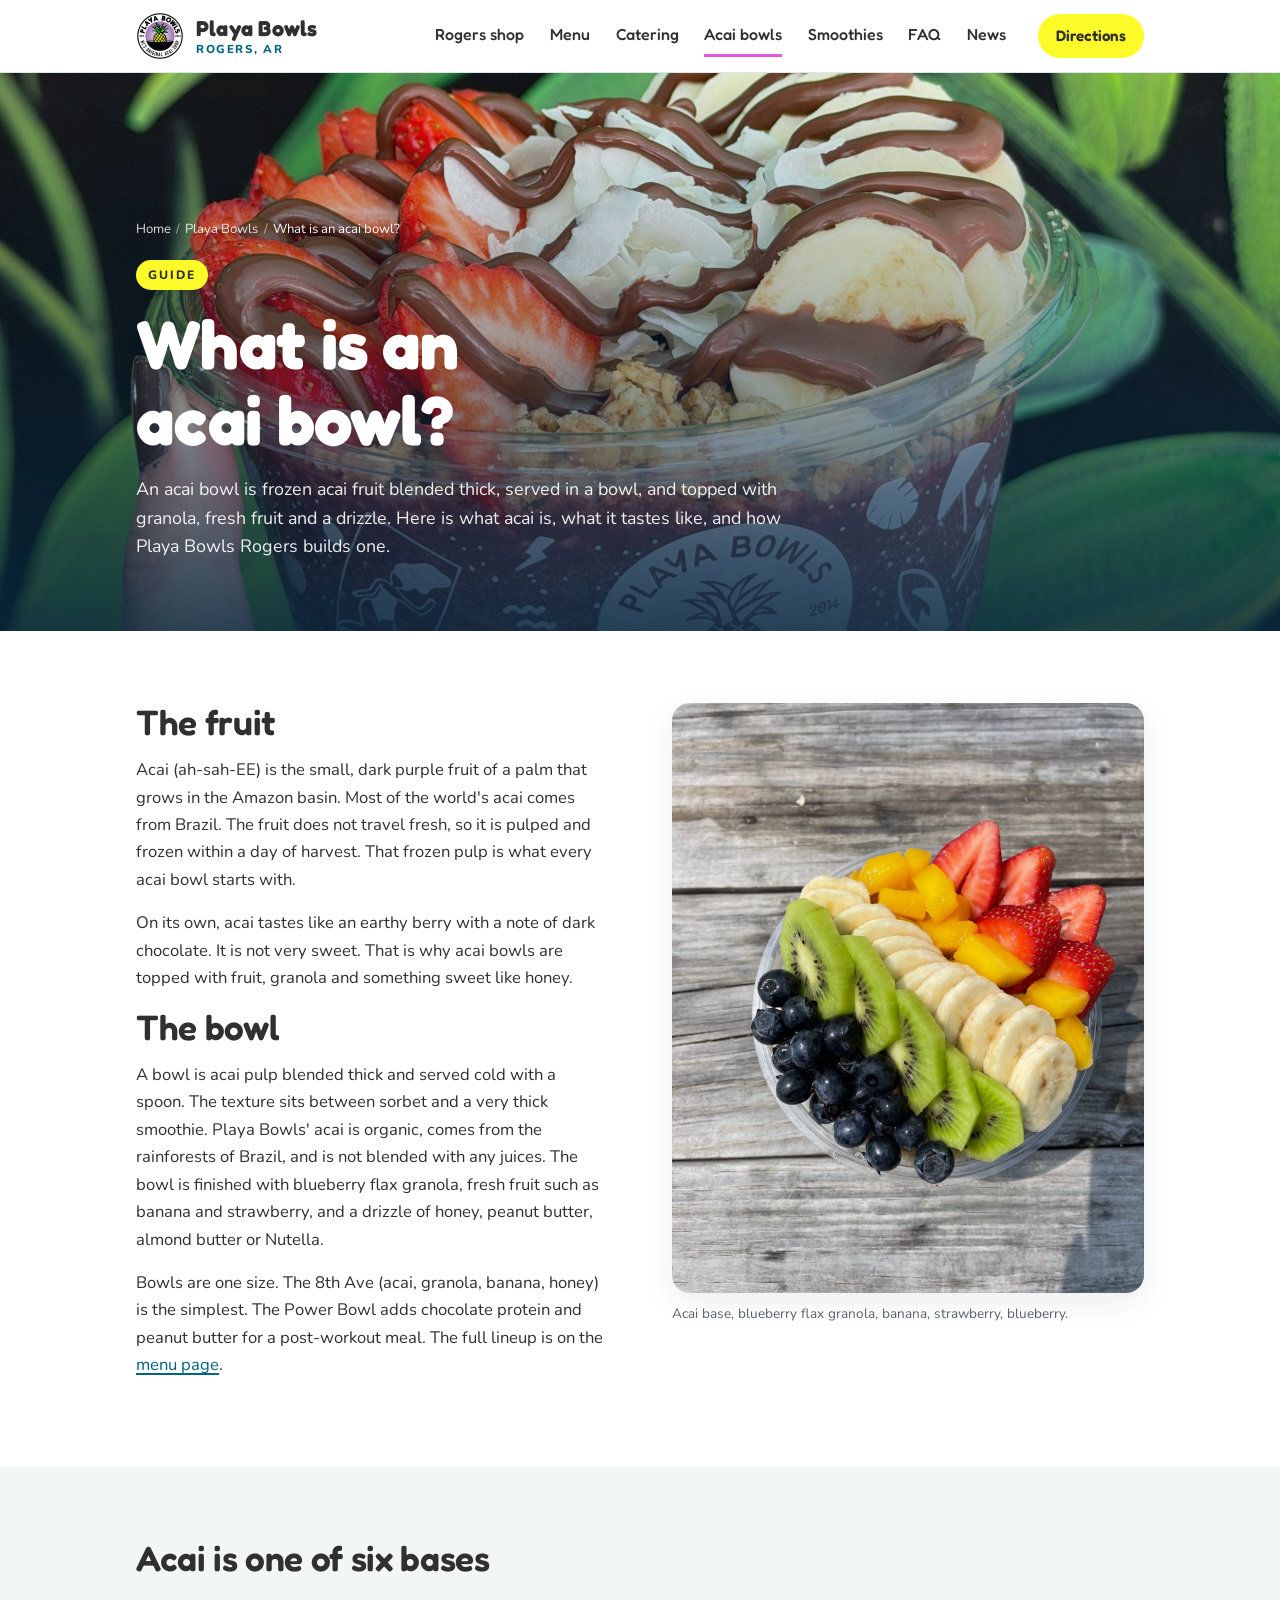
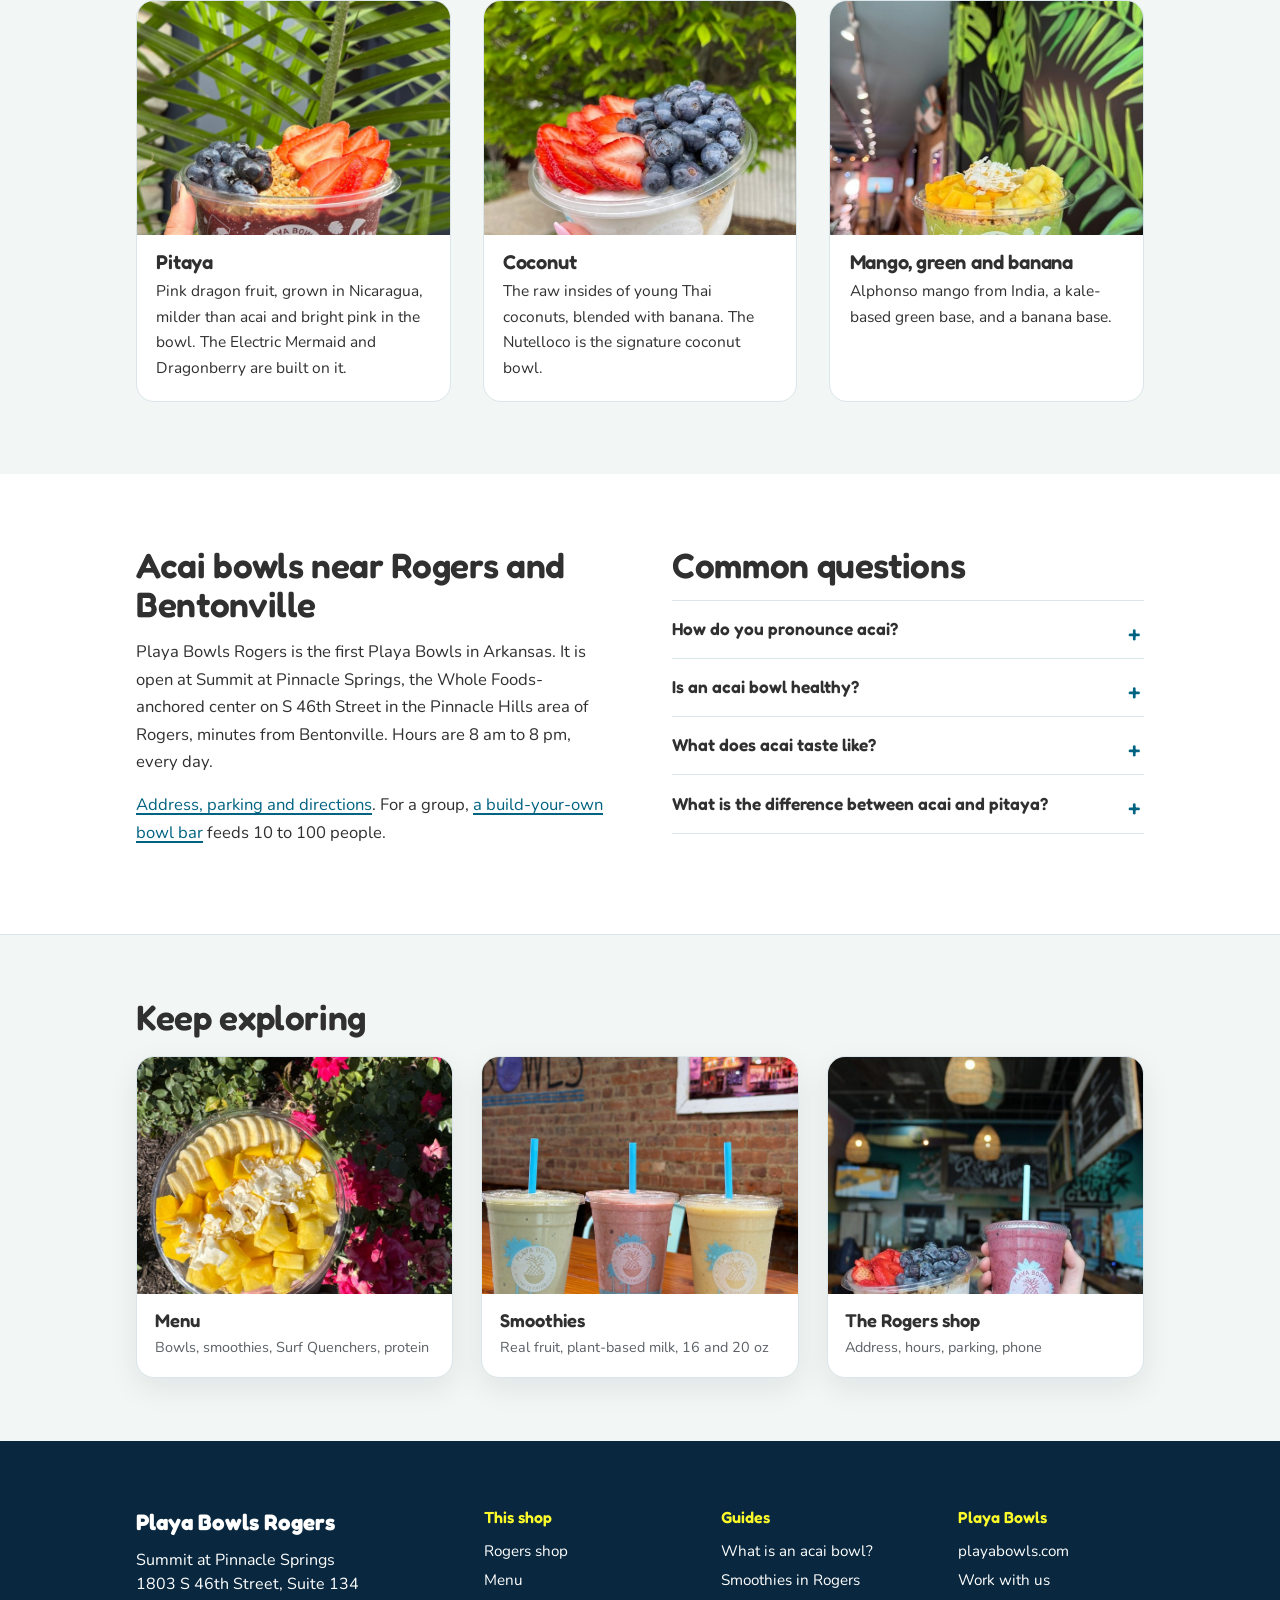
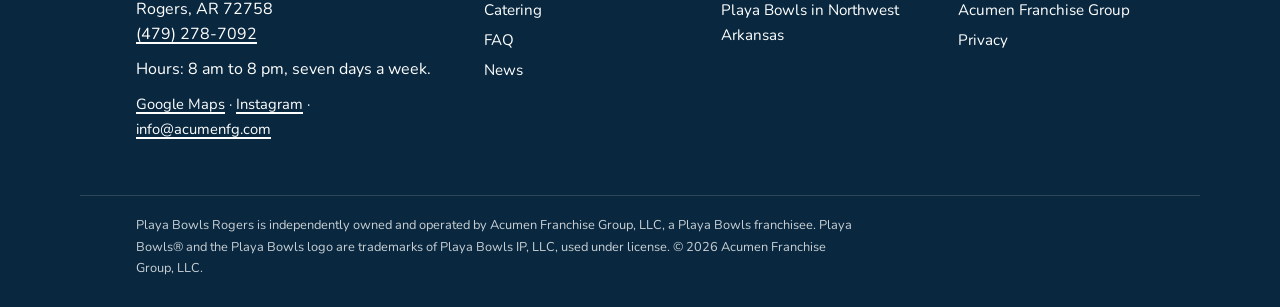
<file: playa-bowls/acai-bowls/index.html>
<!doctype html>
<html lang="en">
<head>
<meta charset="utf-8">
<meta name="viewport" content="width=device-width, initial-scale=1">
<title>What Is an Acai Bowl? A Guide from Playa Bowls Rogers, AR</title>
<meta name="description" content="What acai is, how it is pronounced, what an acai bowl tastes like, how Playa Bowls builds one, and where to get acai bowls in Rogers and Bentonville, Arkansas.">
<link rel="canonical" href="https://acumenfg.com/playa-bowls/acai-bowls/">
<meta name="robots" content="index, follow, max-image-preview:large">
<meta property="og:type" content="article">
<meta property="og:site_name" content="Playa Bowls Rogers, AR">
<meta property="og:title" content="What is an acai bowl?">
<meta property="og:description" content="What acai is, how it is pronounced, what an acai bowl tastes like, how Playa Bowls builds one, and where to get acai bowls in Rogers and Bentonville, Arkansas.">
<meta property="og:image" content="https://acumenfg.com/playa-bowls/img/og-acai.jpg">
<meta property="og:image:width" content="1200">
<meta property="og:image:height" content="630">
<meta property="og:url" content="https://acumenfg.com/playa-bowls/acai-bowls/">
<meta property="og:locale" content="en_US">
<meta name="twitter:card" content="summary_large_image">
<meta name="twitter:title" content="What is an acai bowl?">
<meta name="twitter:description" content="What acai is, how it is pronounced, what an acai bowl tastes like, how Playa Bowls builds one, and where to get acai bowls in Rogers and Bentonville, Arkansas.">
<meta name="twitter:image" content="https://acumenfg.com/playa-bowls/img/og-acai.jpg">
<meta name="geo.region" content="US-AR">
<meta name="geo.placename" content="Rogers, Arkansas">
<meta name="geo.position" content="36.31538;-94.18008">
<meta name="ICBM" content="36.31538, -94.18008">
<link rel="icon" type="image/png" href="/playa-bowls/img/playa-logo-96.png">
<link rel="apple-touch-icon" href="/playa-bowls/img/playa-logo-192.png">
<link rel="preconnect" href="https://fonts.googleapis.com">
<link rel="preconnect" href="https://fonts.gstatic.com" crossorigin>
<link href="https://fonts.googleapis.com/css2?family=Fredoka:wght@400;500;600;700&family=Nunito:ital,wght@0,400;0,600;0,700;0,800;1,400&display=swap" rel="stylesheet">
<link rel="stylesheet" href="/playa-bowls/playa.css?v=20261122a">
<script type="application/ld+json">{"@context": "https://schema.org", "@type": "Article", "headline": "What is an acai bowl?", "description": "What acai is, what an acai bowl tastes like, and how Playa Bowls builds one.", "image": "https://acumenfg.com/playa-bowls/img/og-acai.jpg", "datePublished": "2026-10-10", "dateModified": "2026-10-10", "author": {"@type": "Organization", "name": "Playa Bowls Rogers", "url": "https://acumenfg.com/playa-bowls/rogers/"}, "publisher": {"@type": "Organization", "name": "Acumen Franchise Group, LLC", "url": "https://acumenfg.com/", "logo": {"@type": "ImageObject", "url": "https://acumenfg.com/playa-bowls/img/playa-logo-320.png"}}, "mainEntityOfPage": "https://acumenfg.com/playa-bowls/acai-bowls/", "about": {"@id": "https://acumenfg.com/playa-bowls/rogers/#restaurant"}}</script>
<script type="application/ld+json">{"@context": "https://schema.org", "@type": "FAQPage", "mainEntity": [{"@type": "Question", "name": "How do you pronounce acai?", "acceptedAnswer": {"@type": "Answer", "text": "Ah-sah-EE. It is a Portuguese word; the fruit comes from the Amazon basin in Brazil."}}, {"@type": "Question", "name": "Is an acai bowl healthy?", "acceptedAnswer": {"@type": "Answer", "text": "The base is fruit blended thick. What you add decides the rest. Fresh fruit and granola keep it light. Honey, nut butter and Nutella add sugar and calories. The 8th Ave is the simplest bowl on the menu."}}, {"@type": "Question", "name": "What does acai taste like?", "acceptedAnswer": {"@type": "Answer", "text": "Earthy berry with a hint of dark chocolate, less sweet than most fruit. That is why acai bowls usually get fruit and a drizzle on top."}}, {"@type": "Question", "name": "What is the difference between acai and pitaya?", "acceptedAnswer": {"@type": "Answer", "text": "Acai is a dark purple palm fruit with an earthy flavor. Pitaya is pink dragon fruit, milder and sweeter. Playa Bowls serves both as bases, plus coconut, mango, green and banana."}}]}</script>
<script type="application/ld+json">{"@context": "https://schema.org", "@type": "BreadcrumbList", "itemListElement": [{"@type": "ListItem", "position": 1, "name": "Home", "item": "https://acumenfg.com/"}, {"@type": "ListItem", "position": 2, "name": "Playa Bowls", "item": "https://acumenfg.com/playa-bowls/"}, {"@type": "ListItem", "position": 3, "name": "What is an acai bowl?", "item": "https://acumenfg.com/playa-bowls/acai-bowls/"}]}</script>
<!-- Google tag (gtag.js) --><script async src="https://www.googletagmanager.com/gtag/js?id=G-MLLMX3P355"></script>
<script>window.dataLayer=window.dataLayer||[];function gtag(){dataLayer.push(arguments);}gtag('js',new Date());gtag('config','G-MLLMX3P355');</script>
</head>
<body>
<a class="skip" href="#main">Skip to content</a>
<header class="top">
  <div class="wrap top-inner">
    <a class="brand" href="/playa-bowls/" aria-label="Playa Bowls Rogers, Arkansas, section home">
      <img src="/playa-bowls/img/playa-logo-96.png" alt="" width="48" height="48">
      <span class="brand-text"><span class="brand-name">Playa Bowls</span><span class="brand-loc">Rogers, AR</span></span>
    </a>
    <nav class="sec-nav" aria-label="Playa Bowls Rogers">
      <a href="/playa-bowls/rogers/">Rogers shop</a>
      <a href="/playa-bowls/menu/">Menu</a>
      <a href="/playa-bowls/catering/">Catering</a>
      <a href="/playa-bowls/acai-bowls/" class="on" aria-current="page">Acai bowls</a>
      <a href="/playa-bowls/smoothies/">Smoothies</a>
      <a href="/playa-bowls/faq/">FAQ</a>
      <a href="/playa-bowls/news/">News</a>
    </nav>
    <a class="pill pill-cta" href="https://maps.google.com/?cid=12525250376500382225" rel="noopener">Directions</a>
  </div>
</header>

<main id="main">
  <section class="hero" aria-label="Acai bowl guide">
    <div class="hero-media" aria-hidden="true"><picture><source media="(min-width: 900px)" srcset="/playa-bowls/img/acai-palm-hero.jpg"><img src="/playa-bowls/img/acai-palm-phone.jpg" alt="" width="1200" height="1500" fetchpriority="high" decoding="async"></picture></div>
    <div class="wrap hero-inner">
      <nav class="crumbs" aria-label="Breadcrumb"><ol><li><a href="/">Home</a></li><li><a href="/playa-bowls/">Playa Bowls</a></li><li aria-current="page">What is an acai bowl?</li></ol></nav>
      <p class="kicker">Guide</p>
      <h1>What is an acai bowl?</h1>
      <p class="lede">An acai bowl is frozen acai fruit blended thick, served in a bowl, and topped with granola, fresh fruit and a drizzle. Here is what acai is, what it tastes like, and how Playa Bowls Rogers builds one.</p>
      
    </div>
  </section>

  <section class="sec">
    <div class="wrap two-col">
      <div class="prose">
        <h2>The fruit</h2>
        <p>Acai (ah-sah-EE) is the small, dark purple fruit of a palm that grows in the Amazon basin. Most of the world's acai comes from Brazil. The fruit does not travel fresh, so it is pulped and frozen within a day of harvest. That frozen pulp is what every acai bowl starts with.</p>
        <p>On its own, acai tastes like an earthy berry with a note of dark chocolate. It is not very sweet. That is why acai bowls are topped with fruit, granola and something sweet like honey.</p>
        <h2>The bowl</h2>
        <p>A bowl is acai pulp blended thick and served cold with a spoon. The texture sits between sorbet and a very thick smoothie. Playa Bowls' acai is organic, comes from the rainforests of Brazil, and is not blended with any juices. The bowl is finished with blueberry flax granola, fresh fruit such as banana and strawberry, and a drizzle of honey, peanut butter, almond butter or Nutella.</p>
        <p>Bowls are one size. The 8th Ave (acai, granola, banana, honey) is the simplest. The Power Bowl adds chocolate protein and peanut butter for a post-workout meal. The full lineup is on the <a href="/playa-bowls/menu/">menu page</a>.</p>
      </div>
      <figure class="fig"><img src="/playa-bowls/img/acai-overhead.jpg" alt="An acai bowl seen from above, topped with sliced banana, strawberry, blueberry and granola" width="1400" height="1750" loading="lazy" decoding="async"><figcaption>Acai base, blueberry flax granola, banana, strawberry, blueberry.</figcaption></figure>
    </div>
  </section>

  <section class="sec sec-paper">
    <div class="wrap">
      <h2>Acai is one of six bases</h2>
      <div class="three-up">
        <div class="tile"><img src="/playa-bowls/img/pitaya-palm.jpg" alt="A pink pitaya bowl topped with strawberry and blueberry" width="1400" height="1750" loading="lazy" decoding="async"><h3>Pitaya</h3><p>Pink dragon fruit, grown in Nicaragua, milder than acai and bright pink in the bowl. The Electric Mermaid and Dragonberry are built on it.</p></div>
        <div class="tile"><img src="/playa-bowls/img/coconut-bowl.jpg" alt="A coconut bowl topped with strawberry and blueberry" width="1080" height="1350" loading="lazy" decoding="async"><h3>Coconut</h3><p>The raw insides of young Thai coconuts, blended with banana. The Nutelloco is the signature coconut bowl.</p></div>
        <div class="tile"><img src="/playa-bowls/img/green-bowl.jpg" alt="A green bowl topped with mango, pineapple and coconut flakes" width="1080" height="1350" loading="lazy" decoding="async"><h3>Mango, green and banana</h3><p>Alphonso mango from India, a kale-based green base, and a banana base.</p></div>
      </div>
    </div>
  </section>

  <section class="sec">
    <div class="wrap two-col">
      <div class="prose">
        <h2>Acai bowls near Rogers and Bentonville</h2>
        <p>Playa Bowls Rogers is the first Playa Bowls in Arkansas. It is open at Summit at Pinnacle Springs, the Whole Foods-anchored center on S 46th Street in the Pinnacle Hills area of Rogers, minutes from Bentonville. Hours are 8 am to 8 pm, every day.</p>
        <p><a href="/playa-bowls/rogers/">Address, parking and directions</a>. For a group, <a href="/playa-bowls/catering/">a build-your-own bowl bar</a> feeds 10 to 100 people.</p>
      </div>
      <div class="prose">
        <h2>Common questions</h2>
        <div class="faq"><details><summary>How do you pronounce acai?</summary><div class="ans"><p>Ah-sah-EE. It is a Portuguese word; the fruit comes from the Amazon basin in Brazil.</p></div></details><details><summary>Is an acai bowl healthy?</summary><div class="ans"><p>The base is fruit blended thick. What you add decides the rest. Fresh fruit and granola keep it light. Honey, nut butter and Nutella add sugar and calories. The 8th Ave is the simplest bowl on the menu.</p></div></details><details><summary>What does acai taste like?</summary><div class="ans"><p>Earthy berry with a hint of dark chocolate, less sweet than most fruit. That is why acai bowls usually get fruit and a drizzle on top.</p></div></details><details><summary>What is the difference between acai and pitaya?</summary><div class="ans"><p>Acai is a dark purple palm fruit with an earthy flavor. Pitaya is pink dragon fruit, milder and sweeter. Playa Bowls serves both as bases, plus coconut, mango, green and banana.</p></div></details></div>
      </div>
    </div>
  </section>
<section class="related" aria-labelledby="rel-h"><div class="wrap"><h2 id="rel-h">Keep exploring</h2><div class="cards"><a class="card" href="/playa-bowls/menu/"><img src="/playa-bowls/img/mango-overhead.jpg" alt="A mango bowl topped with strawberry, banana and granola" width="1400" height="1750" class="card-img" loading="lazy" decoding="async"><span class="card-body"><span class="card-title">Menu</span><span class="card-sub">Bowls, smoothies, Surf Quenchers, protein</span></span></a><a class="card" href="/playa-bowls/smoothies/"><img src="/playa-bowls/img/smoothies-three.jpg" alt="Three Playa Bowls smoothies in branded cups on a wooden table" width="1400" height="1750" class="card-img" loading="lazy" decoding="async"><span class="card-body"><span class="card-title">Smoothies</span><span class="card-sub">Real fruit, plant-based milk, 16 and 20 oz</span></span></a><a class="card" href="/playa-bowls/rogers/"><img src="/playa-bowls/img/shop-interior.jpg" alt="Inside a Playa Bowls shop" width="1080" height="1350" class="card-img" loading="lazy" decoding="async"><span class="card-body"><span class="card-title">The Rogers shop</span><span class="card-sub">Address, hours, parking, phone</span></span></a></div></div></section>
</main>

<footer class="foot">
  <div class="wrap foot-grid">
    <div>
      <p class="foot-name">Playa Bowls Rogers</p>
      <address>Summit at Pinnacle Springs<br>1803 S 46th Street, Suite 134<br>Rogers, AR 72758<br><a href="tel:+14792787092">(479) 278-7092</a></address>
      <p class="foot-hours">Hours: 8 am to 8 pm, seven days a week.</p>
      <p class="foot-links"><a href="https://maps.google.com/?cid=12525250376500382225" rel="noopener">Google Maps</a> &middot; <a href="https://www.instagram.com/playabowlsrogers_nwa/" rel="noopener">Instagram</a> &middot; <a href="mailto:info@acumenfg.com">info@acumenfg.com</a></p>
    </div>
    <div>
      <p class="foot-head">This shop</p>
      <ul class="foot-list">
        <li><a href="/playa-bowls/rogers/">Rogers shop</a></li>
        <li><a href="/playa-bowls/menu/">Menu</a></li>
        <li><a href="/playa-bowls/catering/">Catering</a></li>
        <li><a href="/playa-bowls/faq/">FAQ</a></li>
        <li><a href="/playa-bowls/news/">News</a></li>
      </ul>
    </div>
    <div>
      <p class="foot-head">Guides</p>
      <ul class="foot-list">
        <li><a href="/playa-bowls/acai-bowls/">What is an acai bowl?</a></li>
        <li><a href="/playa-bowls/smoothies/">Smoothies in Rogers</a></li>
        <li><a href="/playa-bowls/">Playa Bowls in Northwest Arkansas</a></li>
      </ul>
    </div>
    <div>
      <p class="foot-head">Playa Bowls</p>
      <ul class="foot-list">
        <li><a href="https://www.playabowls.com/" rel="noopener">playabowls.com</a></li>
        <li><a href="mailto:recruiting@acumenfg.com">Work with us</a></li>
        <li><a href="/">Acumen Franchise Group</a></li>
        <li><a href="/privacy.html">Privacy</a></li>
      </ul>
    </div>
  </div>
  <div class="wrap foot-legal">
    <p>Playa Bowls Rogers is independently owned and operated by Acumen Franchise Group, LLC, a Playa Bowls franchisee. Playa Bowls&reg; and the Playa Bowls logo are trademarks of Playa Bowls IP, LLC, used under license. &copy; <span id="yr">2026</span> Acumen Franchise Group, LLC.</p>
  </div>
</footer>
<script>document.getElementById('yr').textContent=new Date().getFullYear();</script>
<!-- Cloudflare Web Analytics --><script type='module' src='https://static.cloudflareinsights.com/beacon.min.js' data-cf-beacon='{"token": "2d0c04c42d474562a3149b8317588e90"}'></script><!-- End Cloudflare Web Analytics -->
</body>
</html>
</file>
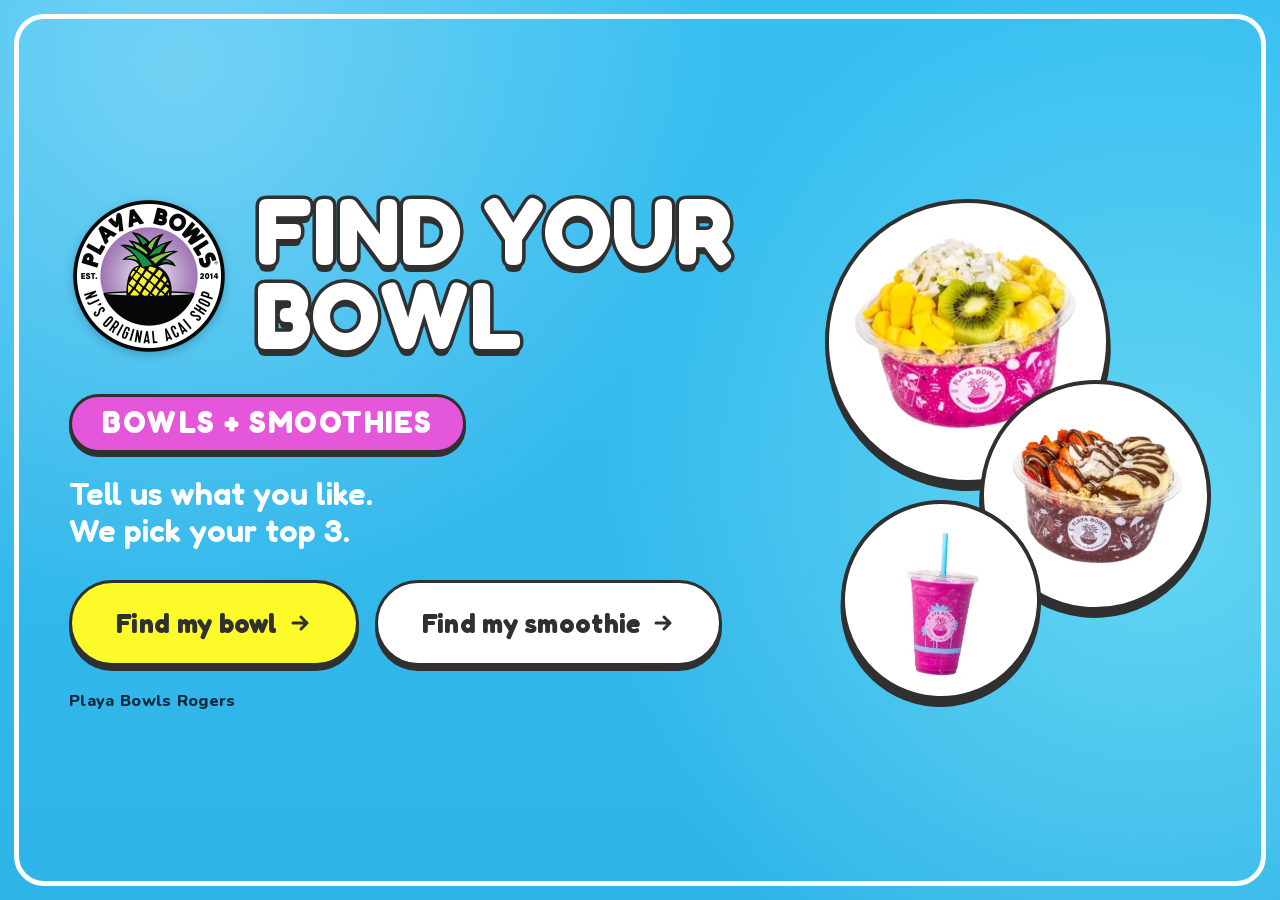
<file: playa-bowls/bowl-finder/index.html>
<!doctype html>
<html lang="en">
<head>
<meta charset="utf-8">
<meta name="viewport" content="width=device-width,initial-scale=1,maximum-scale=1,user-scalable=no,viewport-fit=cover">
<meta name="robots" content="noindex,nofollow">
<title>Bowl Finder | Playa Bowls Rogers</title>
<meta name="apple-mobile-web-app-capable" content="yes">
<meta name="mobile-web-app-capable" content="yes">
<meta name="apple-mobile-web-app-status-bar-style" content="default">
<meta name="apple-mobile-web-app-title" content="Bowl Finder">
<meta name="theme-color" content="#38bff1">
<link rel="apple-touch-icon" href="app-icon-180.png?v=13">
<link rel="apple-touch-icon" sizes="152x152" href="app-icon-152.png?v=13">
<link rel="apple-touch-icon" sizes="167x167" href="app-icon-167.png?v=13">
<link rel="apple-touch-icon" sizes="180x180" href="app-icon-180.png?v=13">
<link rel="icon" type="image/png" href="../img/playa-logo-96.png">
<link rel="manifest" href="manifest.webmanifest">
<link rel="preload" href="fonts/fredoka.woff2" as="font" type="font/woff2" crossorigin>
<link rel="preload" href="fonts/nunito.woff2" as="font" type="font/woff2" crossorigin>
<link rel="stylesheet" href="app.css?v=13">
</head>
<body>
<div id="app" aria-live="polite"></div>
<noscript>The Bowl Finder needs JavaScript turned on.</noscript>
<script src="menu.js?v=13"></script>
<script src="finder.js?v=13"></script>
<script src="app.js?v=13"></script>
</body>
</html>
</file>
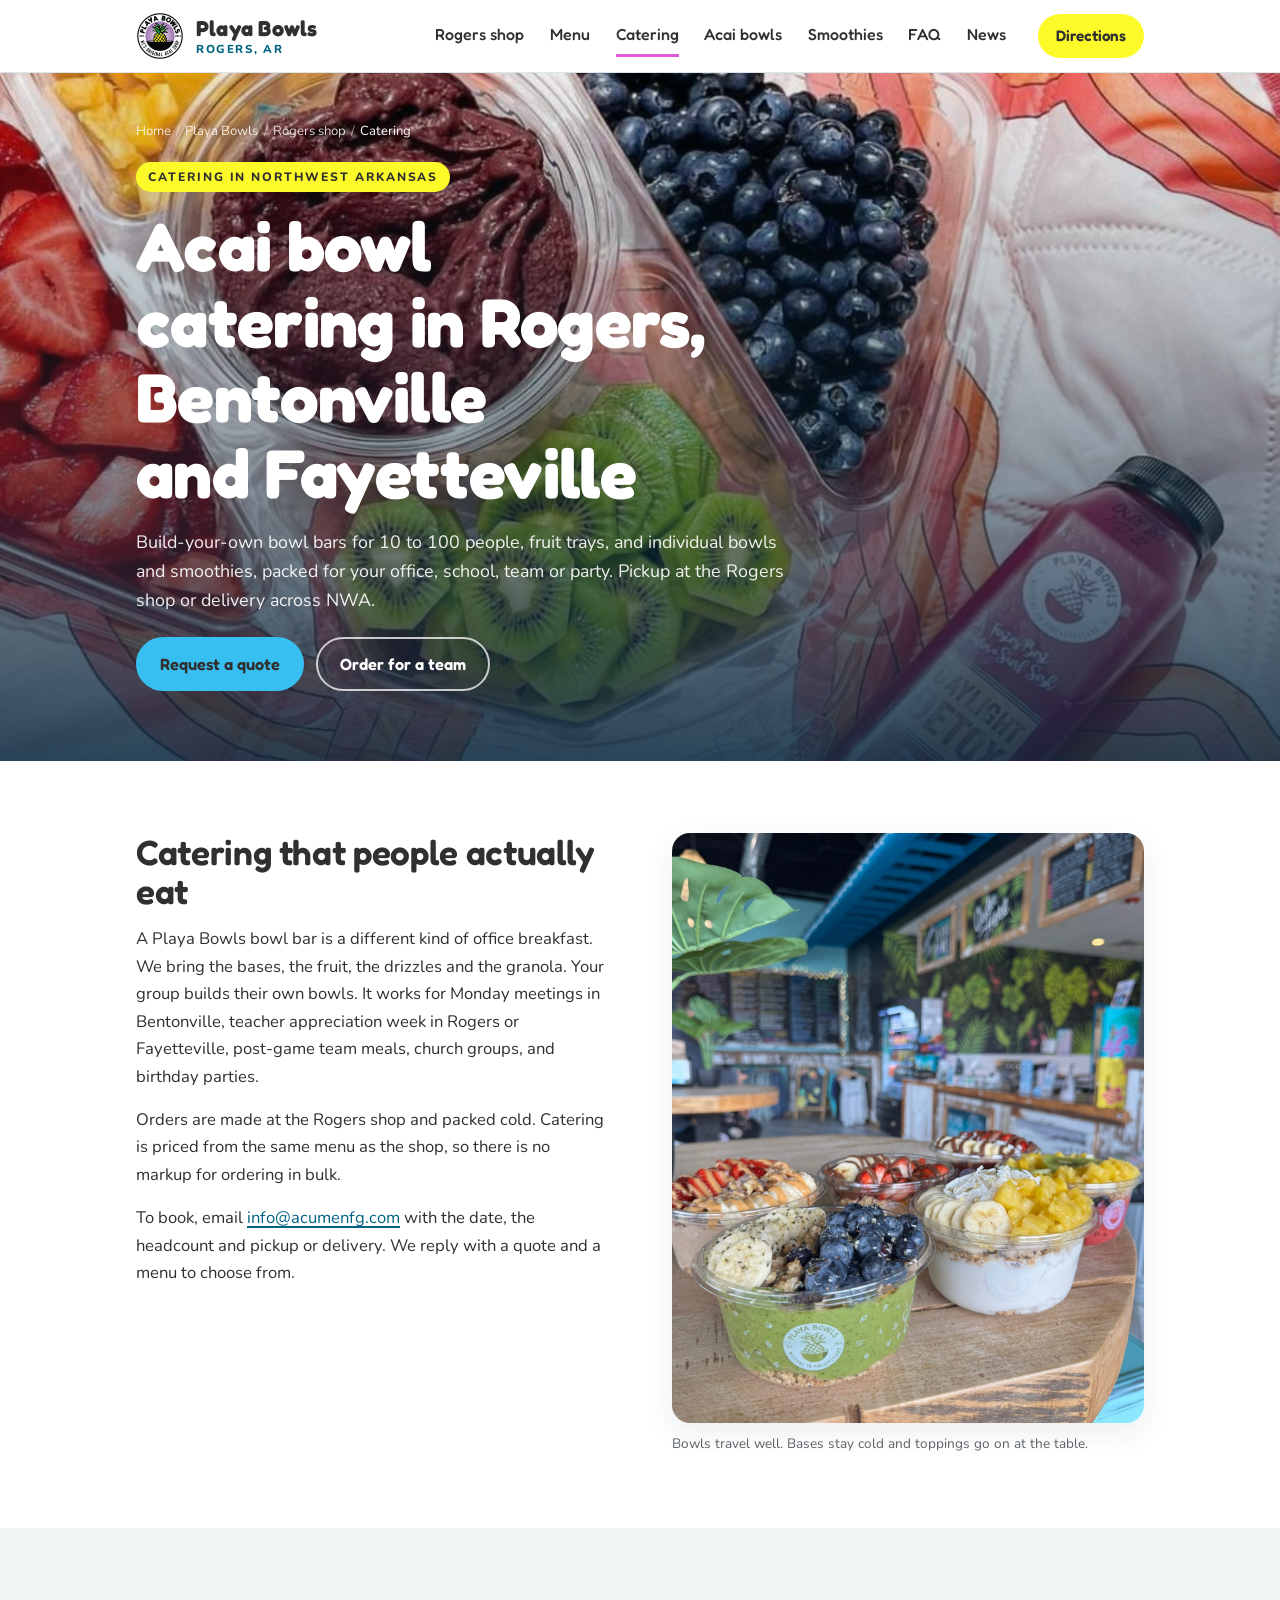
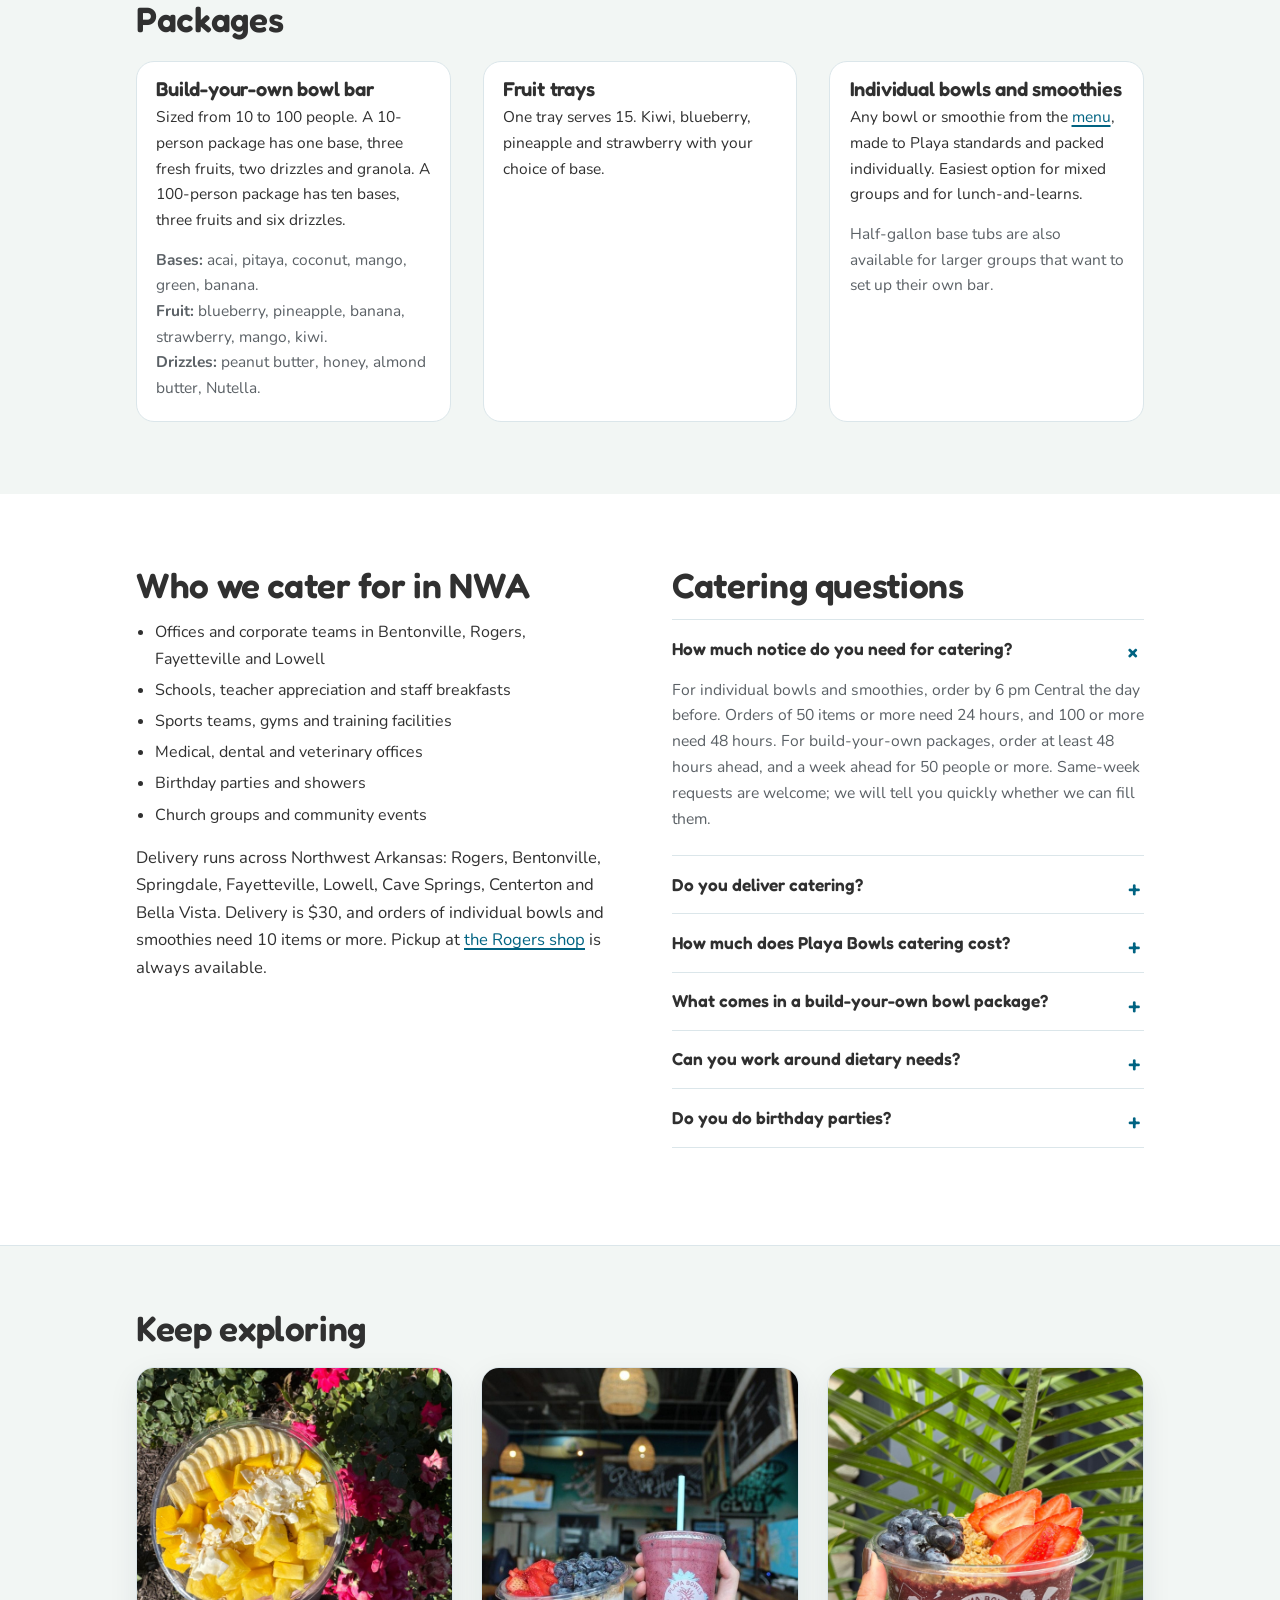
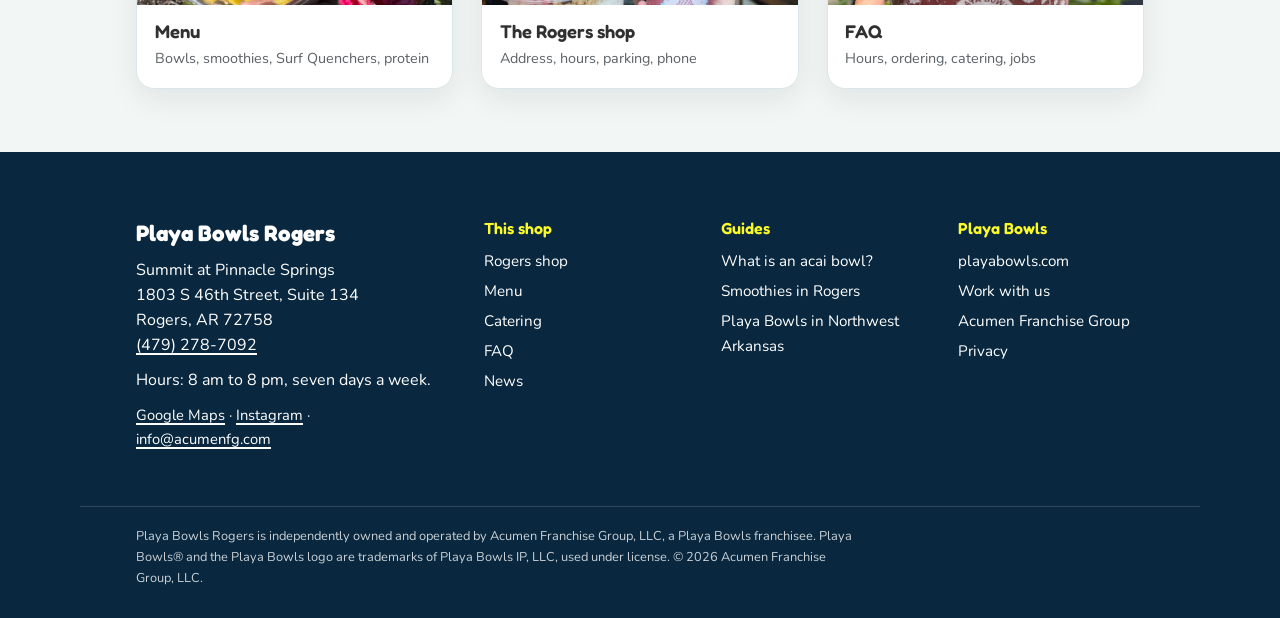
<file: playa-bowls/catering/index.html>
<!doctype html>
<html lang="en">
<head>
<meta charset="utf-8">
<meta name="viewport" content="width=device-width, initial-scale=1">
<title>Acai Bowl Catering in Rogers, Bentonville and Fayetteville | Playa Bowls</title>
<meta name="description" content="Playa Bowls catering for offices, schools, teams and parties in Northwest Arkansas. Acai bowl bars for 10 to 100 people, fruit trays, individual bowls and smoothies. Pickup or delivery.">
<link rel="canonical" href="https://acumenfg.com/playa-bowls/catering/">
<meta name="robots" content="index, follow, max-image-preview:large">
<meta property="og:type" content="website">
<meta property="og:site_name" content="Playa Bowls Rogers, AR">
<meta property="og:title" content="Playa Bowls catering in Northwest Arkansas">
<meta property="og:description" content="Playa Bowls catering for offices, schools, teams and parties in Northwest Arkansas. Acai bowl bars for 10 to 100 people, fruit trays, individual bowls and smoothies. Pickup or delivery.">
<meta property="og:image" content="https://acumenfg.com/playa-bowls/img/og-catering.jpg">
<meta property="og:image:width" content="1200">
<meta property="og:image:height" content="630">
<meta property="og:url" content="https://acumenfg.com/playa-bowls/catering/">
<meta property="og:locale" content="en_US">
<meta name="twitter:card" content="summary_large_image">
<meta name="twitter:title" content="Playa Bowls catering in Northwest Arkansas">
<meta name="twitter:description" content="Playa Bowls catering for offices, schools, teams and parties in Northwest Arkansas. Acai bowl bars for 10 to 100 people, fruit trays, individual bowls and smoothies. Pickup or delivery.">
<meta name="twitter:image" content="https://acumenfg.com/playa-bowls/img/og-catering.jpg">
<meta name="geo.region" content="US-AR">
<meta name="geo.placename" content="Rogers, Arkansas">
<meta name="geo.position" content="36.31538;-94.18008">
<meta name="ICBM" content="36.31538, -94.18008">
<link rel="icon" type="image/png" href="/playa-bowls/img/playa-logo-96.png">
<link rel="apple-touch-icon" href="/playa-bowls/img/playa-logo-192.png">
<link rel="preconnect" href="https://fonts.googleapis.com">
<link rel="preconnect" href="https://fonts.gstatic.com" crossorigin>
<link href="https://fonts.googleapis.com/css2?family=Fredoka:wght@400;500;600;700&family=Nunito:ital,wght@0,400;0,600;0,700;0,800;1,400&display=swap" rel="stylesheet">
<link rel="stylesheet" href="/playa-bowls/playa.css?v=20261122a">
<script type="application/ld+json">{"@context": "https://schema.org", "@type": "Service", "@id": "https://acumenfg.com/playa-bowls/catering/#service", "serviceType": "Catering", "name": "Playa Bowls Rogers catering", "description": "Acai bowl bars, fruit trays and individual bowls and smoothies for groups of 10 to 100 in Northwest Arkansas.", "provider": {"@id": "https://acumenfg.com/playa-bowls/rogers/#restaurant"}, "url": "https://acumenfg.com/playa-bowls/catering/", "areaServed": [{"@type": "City", "name": "Rogers"}, {"@type": "City", "name": "Bentonville"}, {"@type": "City", "name": "Fayetteville"}, {"@type": "City", "name": "Lowell"}, {"@type": "City", "name": "Cave Springs"}, {"@type": "City", "name": "Centerton"}, {"@type": "City", "name": "Bella Vista"}, {"@type": "City", "name": "Springdale"}], "availableChannel": {"@type": "ServiceChannel", "serviceUrl": "https://acumenfg.com/playa-bowls/catering/", "availableLanguage": "en"}}</script>
<script type="application/ld+json">{"@context": "https://schema.org", "@type": "FAQPage", "mainEntity": [{"@type": "Question", "name": "How much notice do you need for catering?", "acceptedAnswer": {"@type": "Answer", "text": "For individual bowls and smoothies, order by 6 pm Central the day before. Orders of 50 items or more need 24 hours, and 100 or more need 48 hours. For build-your-own packages, order at least 48 hours ahead, and a week ahead for 50 people or more. Same-week requests are welcome; we will tell you quickly whether we can fill them."}}, {"@type": "Question", "name": "Do you deliver catering?", "acceptedAnswer": {"@type": "Answer", "text": "Yes: Rogers, Bentonville, Springdale, Fayetteville, Lowell, Cave Springs, Centerton and Bella Vista. Delivery is $30, and orders of individual bowls and smoothies need 10 items or more. Pickup at the shop is always available. Tell us which you prefer when you order."}}, {"@type": "Question", "name": "How much does Playa Bowls catering cost?", "acceptedAnswer": {"@type": "Answer", "text": "Catering is priced from the same menu as the shop. Email us with your headcount and we will send a quote the same day where possible."}}, {"@type": "Question", "name": "What comes in a build-your-own bowl package?", "acceptedAnswer": {"@type": "Answer", "text": "A 10-person package includes one base, three fresh fruits, two drizzles and Playa's granola. Packages scale up to 100 people with ten bases and six drizzles. You choose the bases, fruits and drizzles."}}, {"@type": "Question", "name": "Can you work around dietary needs?", "acceptedAnswer": {"@type": "Answer", "text": "Tell us about your group when you order and we will build the menu with you. Ingredient and allergen information is on playabowls.com."}}, {"@type": "Question", "name": "Do you do birthday parties?", "acceptedAnswer": {"@type": "Answer", "text": "Yes. Build-your-own bowl bars work well for birthday parties, team parties and school events. Ask about the party package when you book."}}]}</script>
<script type="application/ld+json">{"@context": "https://schema.org", "@type": "BreadcrumbList", "itemListElement": [{"@type": "ListItem", "position": 1, "name": "Home", "item": "https://acumenfg.com/"}, {"@type": "ListItem", "position": 2, "name": "Playa Bowls", "item": "https://acumenfg.com/playa-bowls/"}, {"@type": "ListItem", "position": 3, "name": "Rogers shop", "item": "https://acumenfg.com/playa-bowls/rogers/"}, {"@type": "ListItem", "position": 4, "name": "Catering", "item": "https://acumenfg.com/playa-bowls/catering/"}]}</script>
<!-- Google tag (gtag.js) --><script async src="https://www.googletagmanager.com/gtag/js?id=G-MLLMX3P355"></script>
<script>window.dataLayer=window.dataLayer||[];function gtag(){dataLayer.push(arguments);}gtag('js',new Date());gtag('config','G-MLLMX3P355');</script>
</head>
<body>
<a class="skip" href="#main">Skip to content</a>
<header class="top">
  <div class="wrap top-inner">
    <a class="brand" href="/playa-bowls/" aria-label="Playa Bowls Rogers, Arkansas, section home">
      <img src="/playa-bowls/img/playa-logo-96.png" alt="" width="48" height="48">
      <span class="brand-text"><span class="brand-name">Playa Bowls</span><span class="brand-loc">Rogers, AR</span></span>
    </a>
    <nav class="sec-nav" aria-label="Playa Bowls Rogers">
      <a href="/playa-bowls/rogers/">Rogers shop</a>
      <a href="/playa-bowls/menu/">Menu</a>
      <a href="/playa-bowls/catering/" class="on" aria-current="page">Catering</a>
      <a href="/playa-bowls/acai-bowls/">Acai bowls</a>
      <a href="/playa-bowls/smoothies/">Smoothies</a>
      <a href="/playa-bowls/faq/">FAQ</a>
      <a href="/playa-bowls/news/">News</a>
    </nav>
    <a class="pill pill-cta" href="https://maps.google.com/?cid=12525250376500382225" rel="noopener">Directions</a>
  </div>
</header>

<main id="main">
  <section class="hero" aria-label="Playa Bowls catering">
    <div class="hero-media" aria-hidden="true"><picture><source media="(min-width: 900px)" srcset="/playa-bowls/img/picnic-hero.jpg"><img src="/playa-bowls/img/picnic-phone.jpg" alt="" width="1200" height="1500" fetchpriority="high" decoding="async"></picture></div>
    <div class="wrap hero-inner">
      <nav class="crumbs" aria-label="Breadcrumb"><ol><li><a href="/">Home</a></li><li><a href="/playa-bowls/">Playa Bowls</a></li><li><a href="/playa-bowls/rogers/">Rogers shop</a></li><li aria-current="page">Catering</li></ol></nav>
      <p class="kicker">Catering in Northwest Arkansas</p>
      <h1>Acai bowl catering in Rogers, Bentonville and Fayetteville</h1>
      <p class="lede">Build-your-own bowl bars for 10 to 100 people, fruit trays, and individual bowls and smoothies, packed for your office, school, team or party. Pickup at the Rogers shop or delivery across NWA.</p>
      <p class="cta-row"><a class="btn" href="mailto:info@acumenfg.com?subject=Catering%20request%20for%20Playa%20Bowls%20Rogers">Request a quote</a><a class="btn btn-ghost" href="/playa-bowls/catering/order/">Order for a team</a></p>
    </div>
  </section>

  <section class="sec">
    <div class="wrap two-col">
      <div class="prose">
        <h2>Catering that people actually eat</h2>
        <p>A Playa Bowls bowl bar is a different kind of office breakfast. We bring the bases, the fruit, the drizzles and the granola. Your group builds their own bowls. It works for Monday meetings in Bentonville, teacher appreciation week in Rogers or Fayetteville, post-game team meals, church groups, and birthday parties.</p>
        <p>Orders are made at the Rogers shop and packed cold. Catering is priced from the same menu as the shop, so there is no markup for ordering in bulk.</p>
        <p>To book, email <a href="mailto:info@acumenfg.com?subject=Catering%20request%20for%20Playa%20Bowls%20Rogers">info@acumenfg.com</a> with the date, the headcount and pickup or delivery. We reply with a quote and a menu to choose from.</p>
      </div>
      <figure class="fig"><img src="/playa-bowls/img/three-bowls.jpg" alt="Green, coconut and mango Playa Bowls with fruit and granola on an outdoor table" width="1400" height="1750" loading="lazy" decoding="async"><figcaption>Bowls travel well. Bases stay cold and toppings go on at the table.</figcaption></figure>
    </div>
  </section>

  <section class="sec sec-paper" id="packages">
    <div class="wrap">
      <h2>Packages</h2>
      <div class="three-up">
        <div class="tile">
          <h3>Build-your-own bowl bar</h3>
          <p>Sized from 10 to 100 people. A 10-person package has one base, three fresh fruits, two drizzles and granola. A 100-person package has ten bases, three fruits and six drizzles.</p>
          <p class="small"><strong>Bases:</strong> acai, pitaya, coconut, mango, green, banana.<br><strong>Fruit:</strong> blueberry, pineapple, banana, strawberry, mango, kiwi.<br><strong>Drizzles:</strong> peanut butter, honey, almond butter, Nutella.</p>
        </div>
        <div class="tile">
          <h3>Fruit trays</h3>
          <p>One tray serves 15. Kiwi, blueberry, pineapple and strawberry with your choice of base.</p>
        </div>
        <div class="tile">
          <h3>Individual bowls and smoothies</h3>
          <p>Any bowl or smoothie from the <a href="/playa-bowls/menu/">menu</a>, made to Playa standards and packed individually. Easiest option for mixed groups and for lunch-and-learns.</p>
          <p class="small">Half-gallon base tubs are also available for larger groups that want to set up their own bar.</p>
        </div>
      </div>
    </div>
  </section>

  <section class="sec">
    <div class="wrap two-col">
      <div class="prose">
        <h2>Who we cater for in NWA</h2>
        <ul class="list">
          <li>Offices and corporate teams in Bentonville, Rogers, Fayetteville and Lowell</li>
          <li>Schools, teacher appreciation and staff breakfasts</li>
          <li>Sports teams, gyms and training facilities</li>
          <li>Medical, dental and veterinary offices</li>
          <li>Birthday parties and showers</li>
          <li>Church groups and community events</li>
        </ul>
        <p>Delivery runs across Northwest Arkansas: Rogers, Bentonville, Springdale, Fayetteville, Lowell, Cave Springs, Centerton and Bella Vista. Delivery is $30, and orders of individual bowls and smoothies need 10 items or more. Pickup at <a href="/playa-bowls/rogers/">the Rogers shop</a> is always available.</p>
      </div>
      <div class="prose">
        <h2>Catering questions</h2>
        <div class="faq"><details open><summary>How much notice do you need for catering?</summary><div class="ans"><p>For individual bowls and smoothies, order by 6 pm Central the day before. Orders of 50 items or more need 24 hours, and 100 or more need 48 hours. For build-your-own packages, order at least 48 hours ahead, and a week ahead for 50 people or more. Same-week requests are welcome; we will tell you quickly whether we can fill them.</p></div></details><details><summary>Do you deliver catering?</summary><div class="ans"><p>Yes: Rogers, Bentonville, Springdale, Fayetteville, Lowell, Cave Springs, Centerton and Bella Vista. Delivery is $30, and orders of individual bowls and smoothies need 10 items or more. Pickup at the shop is always available. Tell us which you prefer when you order.</p></div></details><details><summary>How much does Playa Bowls catering cost?</summary><div class="ans"><p>Catering is priced from the same menu as the shop. Email us with your headcount and we will send a quote the same day where possible.</p></div></details><details><summary>What comes in a build-your-own bowl package?</summary><div class="ans"><p>A 10-person package includes one base, three fresh fruits, two drizzles and Playa's granola. Packages scale up to 100 people with ten bases and six drizzles. You choose the bases, fruits and drizzles.</p></div></details><details><summary>Can you work around dietary needs?</summary><div class="ans"><p>Tell us about your group when you order and we will build the menu with you. Ingredient and allergen information is on playabowls.com.</p></div></details><details><summary>Do you do birthday parties?</summary><div class="ans"><p>Yes. Build-your-own bowl bars work well for birthday parties, team parties and school events. Ask about the party package when you book.</p></div></details></div>
      </div>
    </div>
  </section>
<section class="related" aria-labelledby="rel-h"><div class="wrap"><h2 id="rel-h">Keep exploring</h2><div class="cards"><a class="card" href="/playa-bowls/menu/"><img src="/playa-bowls/img/mango-overhead.jpg" alt="A mango bowl topped with strawberry, banana and granola" width="1400" height="1750" class="card-img" loading="lazy" decoding="async"><span class="card-body"><span class="card-title">Menu</span><span class="card-sub">Bowls, smoothies, Surf Quenchers, protein</span></span></a><a class="card" href="/playa-bowls/rogers/"><img src="/playa-bowls/img/shop-interior.jpg" alt="Inside a Playa Bowls shop" width="1080" height="1350" class="card-img" loading="lazy" decoding="async"><span class="card-body"><span class="card-title">The Rogers shop</span><span class="card-sub">Address, hours, parking, phone</span></span></a><a class="card" href="/playa-bowls/faq/"><img src="/playa-bowls/img/pitaya-palm.jpg" alt="A pitaya bowl with strawberry and blueberry on palm leaves" width="1400" height="1750" class="card-img" loading="lazy" decoding="async"><span class="card-body"><span class="card-title">FAQ</span><span class="card-sub">Hours, ordering, catering, jobs</span></span></a></div></div></section>
</main>

<footer class="foot">
  <div class="wrap foot-grid">
    <div>
      <p class="foot-name">Playa Bowls Rogers</p>
      <address>Summit at Pinnacle Springs<br>1803 S 46th Street, Suite 134<br>Rogers, AR 72758<br><a href="tel:+14792787092">(479) 278-7092</a></address>
      <p class="foot-hours">Hours: 8 am to 8 pm, seven days a week.</p>
      <p class="foot-links"><a href="https://maps.google.com/?cid=12525250376500382225" rel="noopener">Google Maps</a> &middot; <a href="https://www.instagram.com/playabowlsrogers_nwa/" rel="noopener">Instagram</a> &middot; <a href="mailto:info@acumenfg.com">info@acumenfg.com</a></p>
    </div>
    <div>
      <p class="foot-head">This shop</p>
      <ul class="foot-list">
        <li><a href="/playa-bowls/rogers/">Rogers shop</a></li>
        <li><a href="/playa-bowls/menu/">Menu</a></li>
        <li><a href="/playa-bowls/catering/">Catering</a></li>
        <li><a href="/playa-bowls/faq/">FAQ</a></li>
        <li><a href="/playa-bowls/news/">News</a></li>
      </ul>
    </div>
    <div>
      <p class="foot-head">Guides</p>
      <ul class="foot-list">
        <li><a href="/playa-bowls/acai-bowls/">What is an acai bowl?</a></li>
        <li><a href="/playa-bowls/smoothies/">Smoothies in Rogers</a></li>
        <li><a href="/playa-bowls/">Playa Bowls in Northwest Arkansas</a></li>
      </ul>
    </div>
    <div>
      <p class="foot-head">Playa Bowls</p>
      <ul class="foot-list">
        <li><a href="https://www.playabowls.com/" rel="noopener">playabowls.com</a></li>
        <li><a href="mailto:recruiting@acumenfg.com">Work with us</a></li>
        <li><a href="/">Acumen Franchise Group</a></li>
        <li><a href="/privacy.html">Privacy</a></li>
      </ul>
    </div>
  </div>
  <div class="wrap foot-legal">
    <p>Playa Bowls Rogers is independently owned and operated by Acumen Franchise Group, LLC, a Playa Bowls franchisee. Playa Bowls&reg; and the Playa Bowls logo are trademarks of Playa Bowls IP, LLC, used under license. &copy; <span id="yr">2026</span> Acumen Franchise Group, LLC.</p>
  </div>
</footer>
<script>document.getElementById('yr').textContent=new Date().getFullYear();</script>
<!-- Cloudflare Web Analytics --><script type='module' src='https://static.cloudflareinsights.com/beacon.min.js' data-cf-beacon='{"token": "2d0c04c42d474562a3149b8317588e90"}'></script><!-- End Cloudflare Web Analytics -->
</body>
</html>
</file>
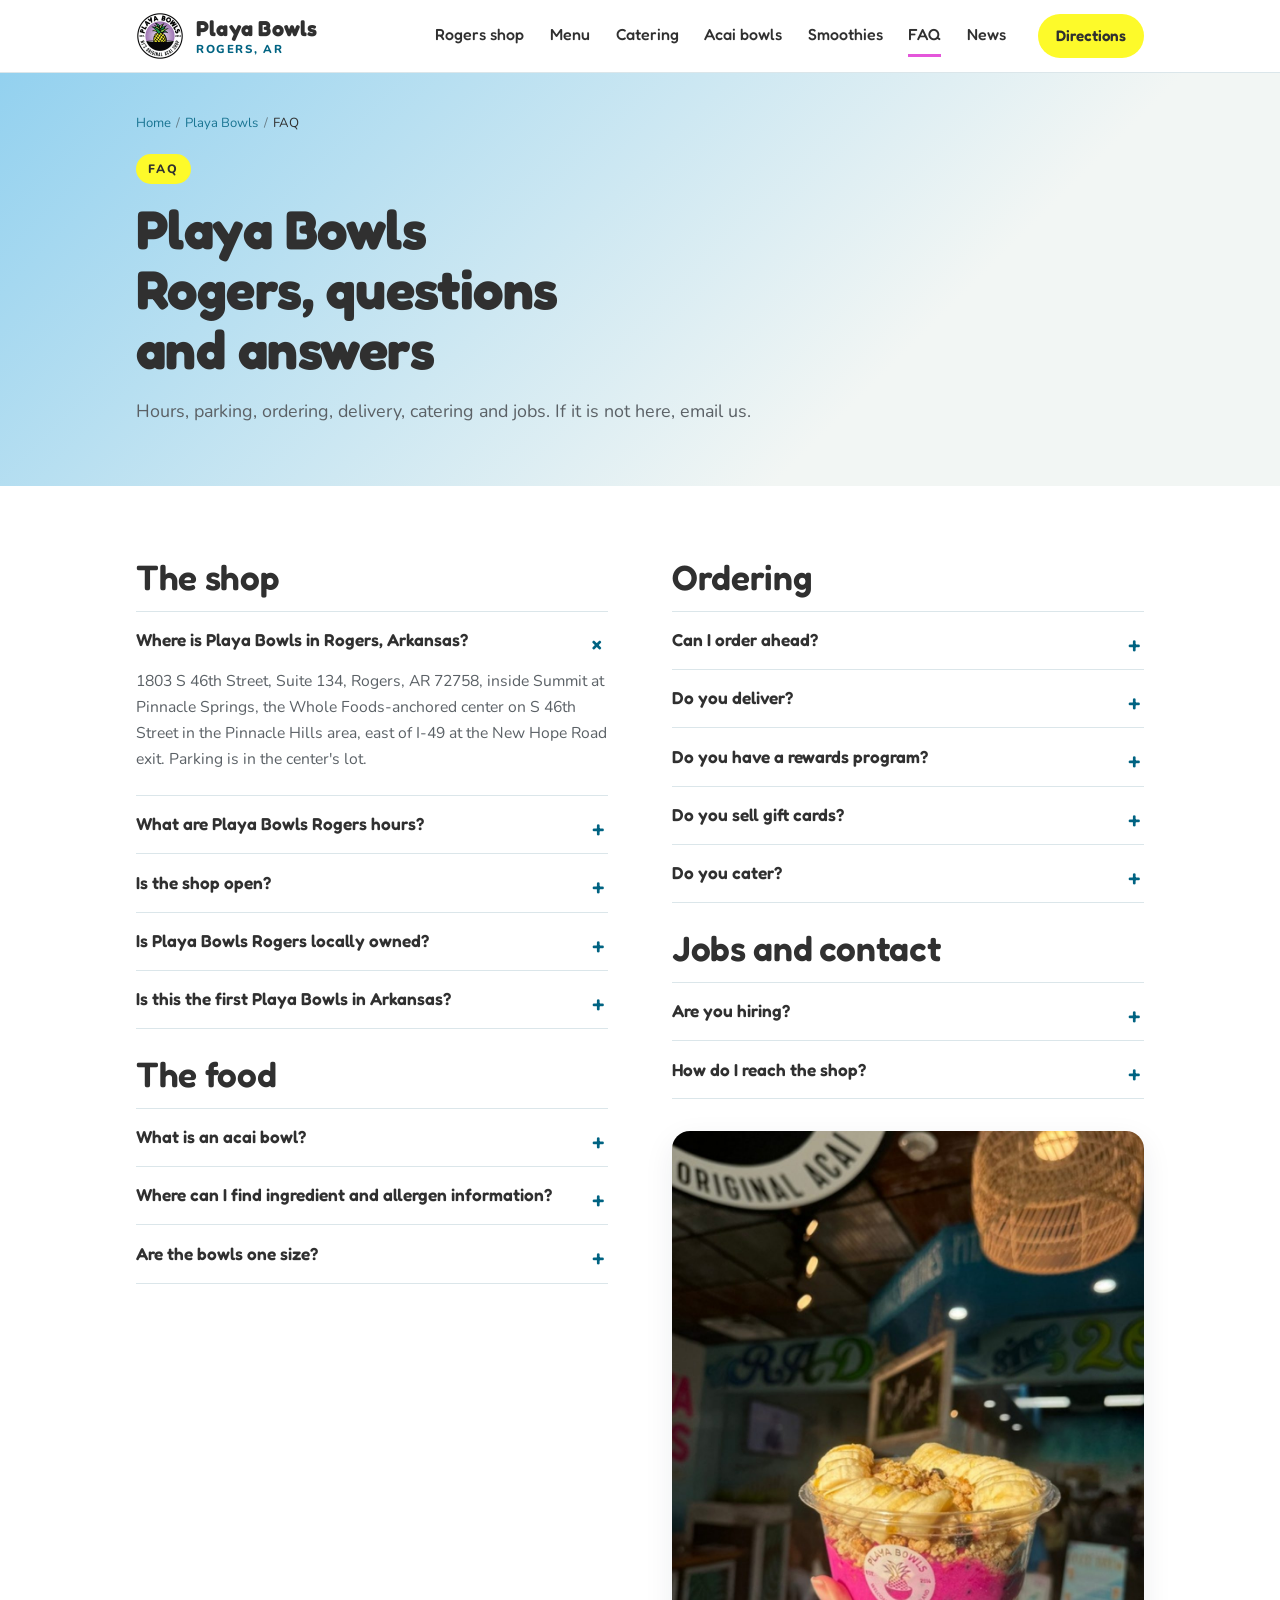
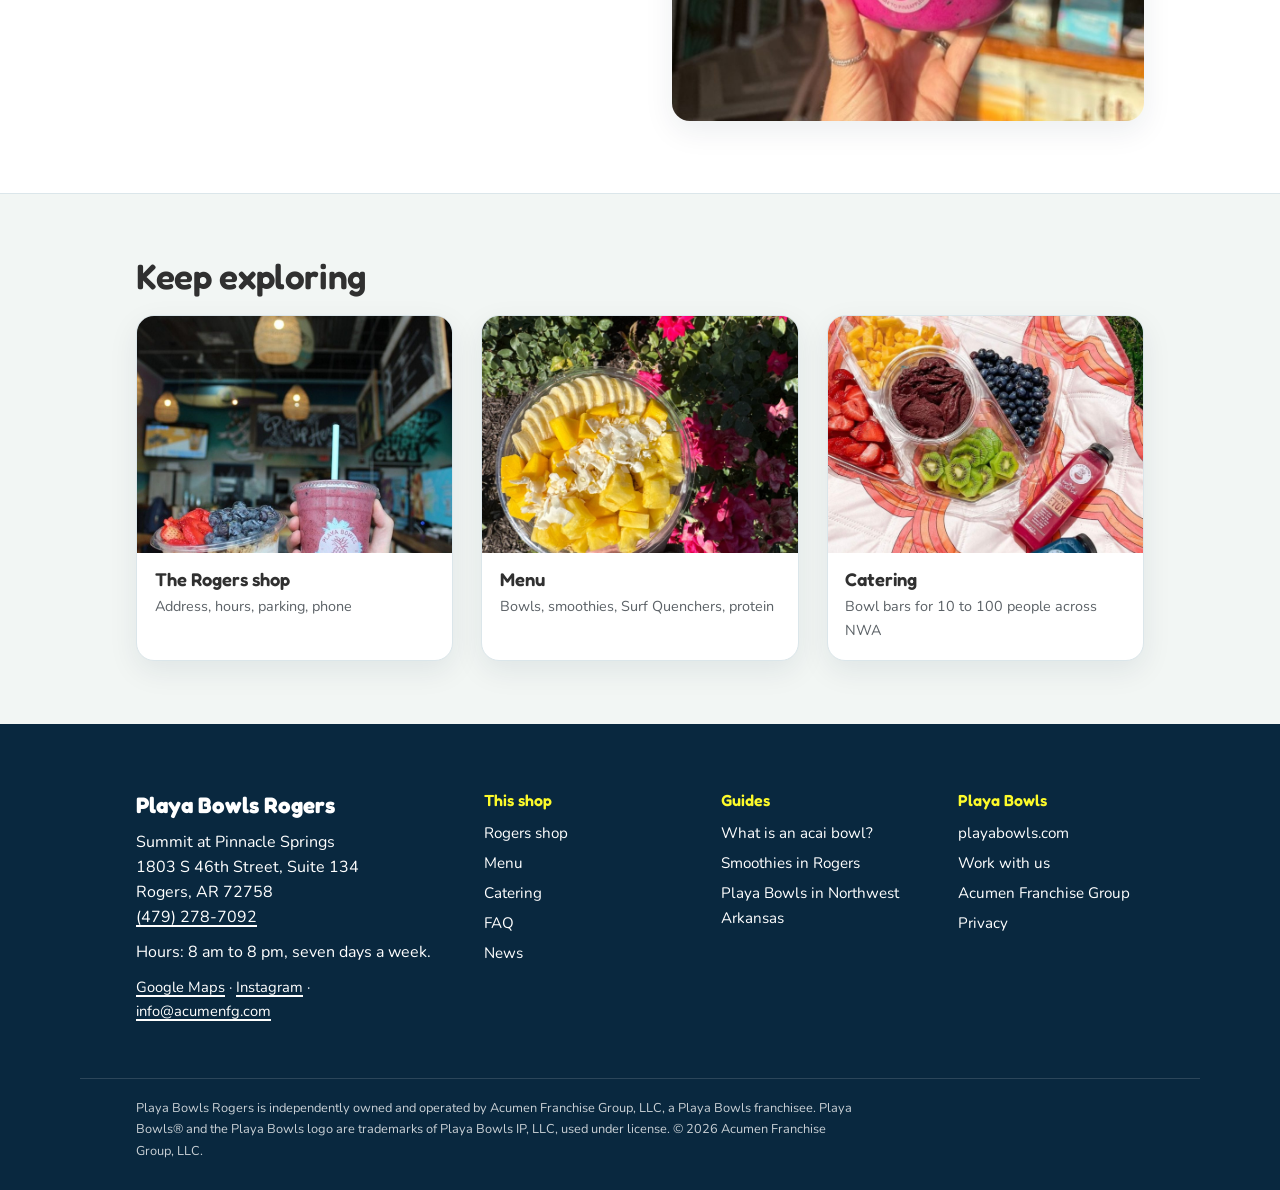
<file: playa-bowls/faq/index.html>
<!doctype html>
<html lang="en">
<head>
<meta charset="utf-8">
<meta name="viewport" content="width=device-width, initial-scale=1">
<title>Playa Bowls Rogers FAQ | Hours, Parking, Ordering, Catering, Jobs</title>
<meta name="description" content="Answers about Playa Bowls Rogers, AR: hours, parking, ordering ahead, delivery, rewards, catering and jobs.">
<link rel="canonical" href="https://acumenfg.com/playa-bowls/faq/">
<meta name="robots" content="index, follow, max-image-preview:large">
<meta property="og:type" content="website">
<meta property="og:site_name" content="Playa Bowls Rogers, AR">
<meta property="og:title" content="Playa Bowls Rogers FAQ">
<meta property="og:description" content="Answers about Playa Bowls Rogers, AR: hours, parking, ordering ahead, delivery, rewards, catering and jobs.">
<meta property="og:image" content="https://acumenfg.com/playa-bowls/img/og-faq.jpg">
<meta property="og:image:width" content="1200">
<meta property="og:image:height" content="630">
<meta property="og:url" content="https://acumenfg.com/playa-bowls/faq/">
<meta property="og:locale" content="en_US">
<meta name="twitter:card" content="summary_large_image">
<meta name="twitter:title" content="Playa Bowls Rogers FAQ">
<meta name="twitter:description" content="Answers about Playa Bowls Rogers, AR: hours, parking, ordering ahead, delivery, rewards, catering and jobs.">
<meta name="twitter:image" content="https://acumenfg.com/playa-bowls/img/og-faq.jpg">
<meta name="geo.region" content="US-AR">
<meta name="geo.placename" content="Rogers, Arkansas">
<meta name="geo.position" content="36.31538;-94.18008">
<meta name="ICBM" content="36.31538, -94.18008">
<link rel="icon" type="image/png" href="/playa-bowls/img/playa-logo-96.png">
<link rel="apple-touch-icon" href="/playa-bowls/img/playa-logo-192.png">
<link rel="preconnect" href="https://fonts.googleapis.com">
<link rel="preconnect" href="https://fonts.gstatic.com" crossorigin>
<link href="https://fonts.googleapis.com/css2?family=Fredoka:wght@400;500;600;700&family=Nunito:ital,wght@0,400;0,600;0,700;0,800;1,400&display=swap" rel="stylesheet">
<link rel="stylesheet" href="/playa-bowls/playa.css?v=20261122a">
<script type="application/ld+json">{"@context": "https://schema.org", "@type": "FAQPage", "mainEntity": [{"@type": "Question", "name": "Where is Playa Bowls in Rogers, Arkansas?", "acceptedAnswer": {"@type": "Answer", "text": "1803 S 46th Street, Suite 134, Rogers, AR 72758, inside Summit at Pinnacle Springs, the Whole Foods-anchored center on S 46th Street in the Pinnacle Hills area, east of I-49 at the New Hope Road exit. Parking is in the center's lot."}}, {"@type": "Question", "name": "What are Playa Bowls Rogers hours?", "acceptedAnswer": {"@type": "Answer", "text": "8 am to 8 pm, seven days a week. The Google listing carries holiday hours."}}, {"@type": "Question", "name": "Is the shop open?", "acceptedAnswer": {"@type": "Answer", "text": "Yes. Playa Bowls Rogers is open 8 am to 8 pm, seven days a week. Grand opening was Saturday, November 14, 2026."}}, {"@type": "Question", "name": "Is Playa Bowls Rogers locally owned?", "acceptedAnswer": {"@type": "Answer", "text": "Yes. The shop is independently owned and operated by Acumen Franchise Group, a Northwest Arkansas company, under a franchise agreement with Playa Bowls."}}, {"@type": "Question", "name": "Is this the first Playa Bowls in Arkansas?", "acceptedAnswer": {"@type": "Answer", "text": "Yes. Rogers is the first Playa Bowls shop in Arkansas. Further Northwest Arkansas locations will follow."}}, {"@type": "Question", "name": "What is an acai bowl?", "acceptedAnswer": {"@type": "Answer", "text": "Frozen acai fruit blended thick, served in a bowl and topped with granola, fresh fruit and a drizzle. See the acai bowl guide."}}, {"@type": "Question", "name": "Where can I find ingredient and allergen information?", "acceptedAnswer": {"@type": "Answer", "text": "On playabowls.com, and the team in the shop can answer questions before you order."}}, {"@type": "Question", "name": "Are the bowls one size?", "acceptedAnswer": {"@type": "Answer", "text": "Yes, one size. The 16 oz smoothie is the smaller option."}}, {"@type": "Question", "name": "Can I order ahead?", "acceptedAnswer": {"@type": "Answer", "text": "Order ahead in the Playa Bowls app, or walk in any time from 8 am to 8 pm."}}, {"@type": "Question", "name": "Do you deliver?", "acceptedAnswer": {"@type": "Answer", "text": "Third-party delivery will be announced on this site and on Instagram when it goes live. Catering delivery is available now by email."}}, {"@type": "Question", "name": "Do you have a rewards program?", "acceptedAnswer": {"@type": "Answer", "text": "Yes. Playa Rewards runs in the Playa Bowls app and earns points on every order."}}, {"@type": "Question", "name": "Do you sell gift cards?", "acceptedAnswer": {"@type": "Answer", "text": "Yes. Playa Bowls gift cards are sold in the shop."}}, {"@type": "Question", "name": "Do you cater?", "acceptedAnswer": {"@type": "Answer", "text": "Yes. Build-your-own bowl bars for 10 to 100 people, fruit trays, and individual bowls and smoothies, for pickup or delivery across NWA. See catering."}}, {"@type": "Question", "name": "Are you hiring?", "acceptedAnswer": {"@type": "Answer", "text": "Yes. Email recruiting@acumenfg.com or use the link in the Instagram bio."}}, {"@type": "Question", "name": "How do I reach the shop?", "acceptedAnswer": {"@type": "Answer", "text": "Call (479) 278-7092, email info@acumenfg.com, or message @playabowlsrogers_nwa on Instagram."}}]}</script>
<script type="application/ld+json">{"@context": "https://schema.org", "@type": "BreadcrumbList", "itemListElement": [{"@type": "ListItem", "position": 1, "name": "Home", "item": "https://acumenfg.com/"}, {"@type": "ListItem", "position": 2, "name": "Playa Bowls", "item": "https://acumenfg.com/playa-bowls/"}, {"@type": "ListItem", "position": 3, "name": "FAQ", "item": "https://acumenfg.com/playa-bowls/faq/"}]}</script>
<!-- Google tag (gtag.js) --><script async src="https://www.googletagmanager.com/gtag/js?id=G-MLLMX3P355"></script>
<script>window.dataLayer=window.dataLayer||[];function gtag(){dataLayer.push(arguments);}gtag('js',new Date());gtag('config','G-MLLMX3P355');</script>
</head>
<body>
<a class="skip" href="#main">Skip to content</a>
<header class="top">
  <div class="wrap top-inner">
    <a class="brand" href="/playa-bowls/" aria-label="Playa Bowls Rogers, Arkansas, section home">
      <img src="/playa-bowls/img/playa-logo-96.png" alt="" width="48" height="48">
      <span class="brand-text"><span class="brand-name">Playa Bowls</span><span class="brand-loc">Rogers, AR</span></span>
    </a>
    <nav class="sec-nav" aria-label="Playa Bowls Rogers">
      <a href="/playa-bowls/rogers/">Rogers shop</a>
      <a href="/playa-bowls/menu/">Menu</a>
      <a href="/playa-bowls/catering/">Catering</a>
      <a href="/playa-bowls/acai-bowls/">Acai bowls</a>
      <a href="/playa-bowls/smoothies/">Smoothies</a>
      <a href="/playa-bowls/faq/" class="on" aria-current="page">FAQ</a>
      <a href="/playa-bowls/news/">News</a>
    </nav>
    <a class="pill pill-cta" href="https://maps.google.com/?cid=12525250376500382225" rel="noopener">Directions</a>
  </div>
</header>

<main id="main">
  <section class="hero hero-plain" aria-label="Frequently asked questions">
    <div class="wrap hero-inner">
      <nav class="crumbs" aria-label="Breadcrumb"><ol><li><a href="/">Home</a></li><li><a href="/playa-bowls/">Playa Bowls</a></li><li aria-current="page">FAQ</li></ol></nav>
      <p class="kicker">FAQ</p>
      <h1>Playa Bowls Rogers, questions and answers</h1>
      <p class="lede">Hours, parking, ordering, delivery, catering and jobs. If it is not here, email us.</p>
      
    </div>
  </section>

  <section class="sec">
    <div class="wrap two-col">
      <div class="prose">
        <h2>The shop</h2>
        <div class="faq"><details open><summary>Where is Playa Bowls in Rogers, Arkansas?</summary><div class="ans"><p>1803 S 46th Street, Suite 134, Rogers, AR 72758, inside Summit at Pinnacle Springs, the Whole Foods-anchored center on S 46th Street in the Pinnacle Hills area, east of I-49 at the New Hope Road exit. Parking is in the center's lot.</p></div></details><details><summary>What are Playa Bowls Rogers hours?</summary><div class="ans"><p>8 am to 8 pm, seven days a week. The Google listing carries holiday hours.</p></div></details><details><summary>Is the shop open?</summary><div class="ans"><p>Yes. Playa Bowls Rogers is open 8 am to 8 pm, seven days a week. Grand opening was Saturday, November 14, 2026.</p></div></details><details><summary>Is Playa Bowls Rogers locally owned?</summary><div class="ans"><p>Yes. The shop is independently owned and operated by Acumen Franchise Group, a Northwest Arkansas company, under a franchise agreement with Playa Bowls.</p></div></details><details><summary>Is this the first Playa Bowls in Arkansas?</summary><div class="ans"><p>Yes. Rogers is the first Playa Bowls shop in Arkansas. Further Northwest Arkansas locations will follow.</p></div></details></div>
        <h2>The food</h2>
        <div class="faq"><details><summary>What is an acai bowl?</summary><div class="ans"><p>Frozen acai fruit blended thick, served in a bowl and topped with granola, fresh fruit and a drizzle. See the <a href="/playa-bowls/acai-bowls/">acai bowl guide</a>.</p></div></details><details><summary>Where can I find ingredient and allergen information?</summary><div class="ans"><p>On <a href="https://www.playabowls.com/nutrition" rel="noopener">playabowls.com</a>, and the team in the shop can answer questions before you order.</p></div></details><details><summary>Are the bowls one size?</summary><div class="ans"><p>Yes, one size. The 16 oz smoothie is the smaller option.</p></div></details></div>
      </div>
      <div class="prose">
        <h2>Ordering</h2>
        <div class="faq"><details><summary>Can I order ahead?</summary><div class="ans"><p>Order ahead in the Playa Bowls app, or walk in any time from 8 am to 8 pm.</p></div></details><details><summary>Do you deliver?</summary><div class="ans"><p>Third-party delivery will be announced on this site and on Instagram when it goes live. Catering delivery is available now by email.</p></div></details><details><summary>Do you have a rewards program?</summary><div class="ans"><p>Yes. Playa Rewards runs in the Playa Bowls app and earns points on every order.</p></div></details><details><summary>Do you sell gift cards?</summary><div class="ans"><p>Yes. Playa Bowls gift cards are sold in the shop.</p></div></details><details><summary>Do you cater?</summary><div class="ans"><p>Yes. Build-your-own bowl bars for 10 to 100 people, fruit trays, and individual bowls and smoothies, for pickup or delivery across NWA. See <a href="/playa-bowls/catering/">catering</a>.</p></div></details></div>
        <h2>Jobs and contact</h2>
        <div class="faq"><details><summary>Are you hiring?</summary><div class="ans"><p>Yes. Email <a href="mailto:recruiting@acumenfg.com">recruiting@acumenfg.com</a> or use the link in the Instagram bio.</p></div></details><details><summary>How do I reach the shop?</summary><div class="ans"><p>Call <a href="tel:+14792787092">(479) 278-7092</a>, email <a href="mailto:info@acumenfg.com">info@acumenfg.com</a>, or message <a href="https://www.instagram.com/playabowlsrogers_nwa/" rel="noopener">@playabowlsrogers_nwa</a> on Instagram.</p></div></details></div>
        <figure class="fig" style="margin-top:2rem"><img src="/playa-bowls/img/pitaya-shop.jpg" alt="A pitaya bowl topped with banana and granola, held up inside a Playa Bowls shop" width="1080" height="1350" loading="lazy" decoding="async"></figure>
      </div>
    </div>
  </section>
<section class="related" aria-labelledby="rel-h"><div class="wrap"><h2 id="rel-h">Keep exploring</h2><div class="cards"><a class="card" href="/playa-bowls/rogers/"><img src="/playa-bowls/img/shop-interior.jpg" alt="Inside a Playa Bowls shop" width="1080" height="1350" class="card-img" loading="lazy" decoding="async"><span class="card-body"><span class="card-title">The Rogers shop</span><span class="card-sub">Address, hours, parking, phone</span></span></a><a class="card" href="/playa-bowls/menu/"><img src="/playa-bowls/img/mango-overhead.jpg" alt="A mango bowl topped with strawberry, banana and granola" width="1400" height="1750" class="card-img" loading="lazy" decoding="async"><span class="card-body"><span class="card-title">Menu</span><span class="card-sub">Bowls, smoothies, Surf Quenchers, protein</span></span></a><a class="card" href="/playa-bowls/catering/"><img src="/playa-bowls/img/picnic.jpg" alt="A spread of Playa Bowls and drinks laid out on a blanket" width="1400" height="1400" class="card-img" loading="lazy" decoding="async"><span class="card-body"><span class="card-title">Catering</span><span class="card-sub">Bowl bars for 10 to 100 people across NWA</span></span></a></div></div></section>
</main>

<footer class="foot">
  <div class="wrap foot-grid">
    <div>
      <p class="foot-name">Playa Bowls Rogers</p>
      <address>Summit at Pinnacle Springs<br>1803 S 46th Street, Suite 134<br>Rogers, AR 72758<br><a href="tel:+14792787092">(479) 278-7092</a></address>
      <p class="foot-hours">Hours: 8 am to 8 pm, seven days a week.</p>
      <p class="foot-links"><a href="https://maps.google.com/?cid=12525250376500382225" rel="noopener">Google Maps</a> &middot; <a href="https://www.instagram.com/playabowlsrogers_nwa/" rel="noopener">Instagram</a> &middot; <a href="mailto:info@acumenfg.com">info@acumenfg.com</a></p>
    </div>
    <div>
      <p class="foot-head">This shop</p>
      <ul class="foot-list">
        <li><a href="/playa-bowls/rogers/">Rogers shop</a></li>
        <li><a href="/playa-bowls/menu/">Menu</a></li>
        <li><a href="/playa-bowls/catering/">Catering</a></li>
        <li><a href="/playa-bowls/faq/">FAQ</a></li>
        <li><a href="/playa-bowls/news/">News</a></li>
      </ul>
    </div>
    <div>
      <p class="foot-head">Guides</p>
      <ul class="foot-list">
        <li><a href="/playa-bowls/acai-bowls/">What is an acai bowl?</a></li>
        <li><a href="/playa-bowls/smoothies/">Smoothies in Rogers</a></li>
        <li><a href="/playa-bowls/">Playa Bowls in Northwest Arkansas</a></li>
      </ul>
    </div>
    <div>
      <p class="foot-head">Playa Bowls</p>
      <ul class="foot-list">
        <li><a href="https://www.playabowls.com/" rel="noopener">playabowls.com</a></li>
        <li><a href="mailto:recruiting@acumenfg.com">Work with us</a></li>
        <li><a href="/">Acumen Franchise Group</a></li>
        <li><a href="/privacy.html">Privacy</a></li>
      </ul>
    </div>
  </div>
  <div class="wrap foot-legal">
    <p>Playa Bowls Rogers is independently owned and operated by Acumen Franchise Group, LLC, a Playa Bowls franchisee. Playa Bowls&reg; and the Playa Bowls logo are trademarks of Playa Bowls IP, LLC, used under license. &copy; <span id="yr">2026</span> Acumen Franchise Group, LLC.</p>
  </div>
</footer>
<script>document.getElementById('yr').textContent=new Date().getFullYear();</script>
<!-- Cloudflare Web Analytics --><script type='module' src='https://static.cloudflareinsights.com/beacon.min.js' data-cf-beacon='{"token": "2d0c04c42d474562a3149b8317588e90"}'></script><!-- End Cloudflare Web Analytics -->
</body>
</html>
</file>
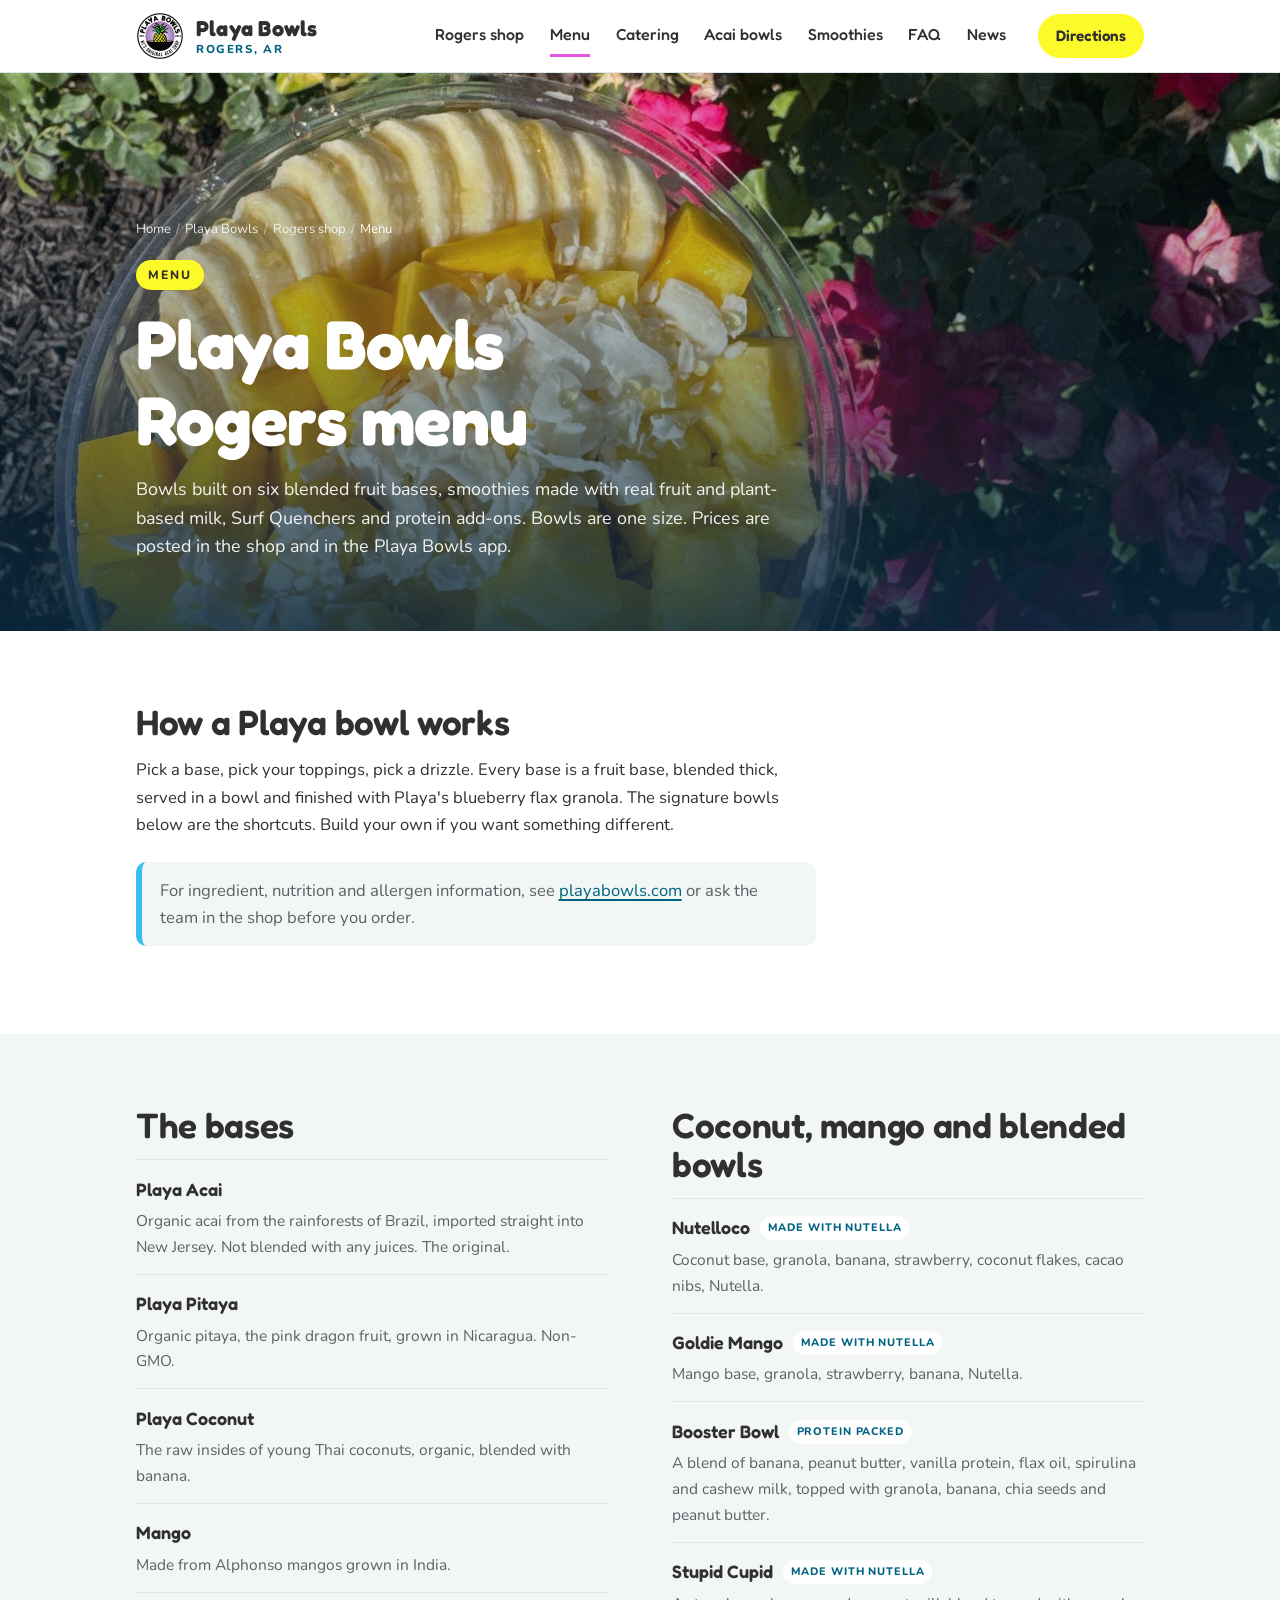
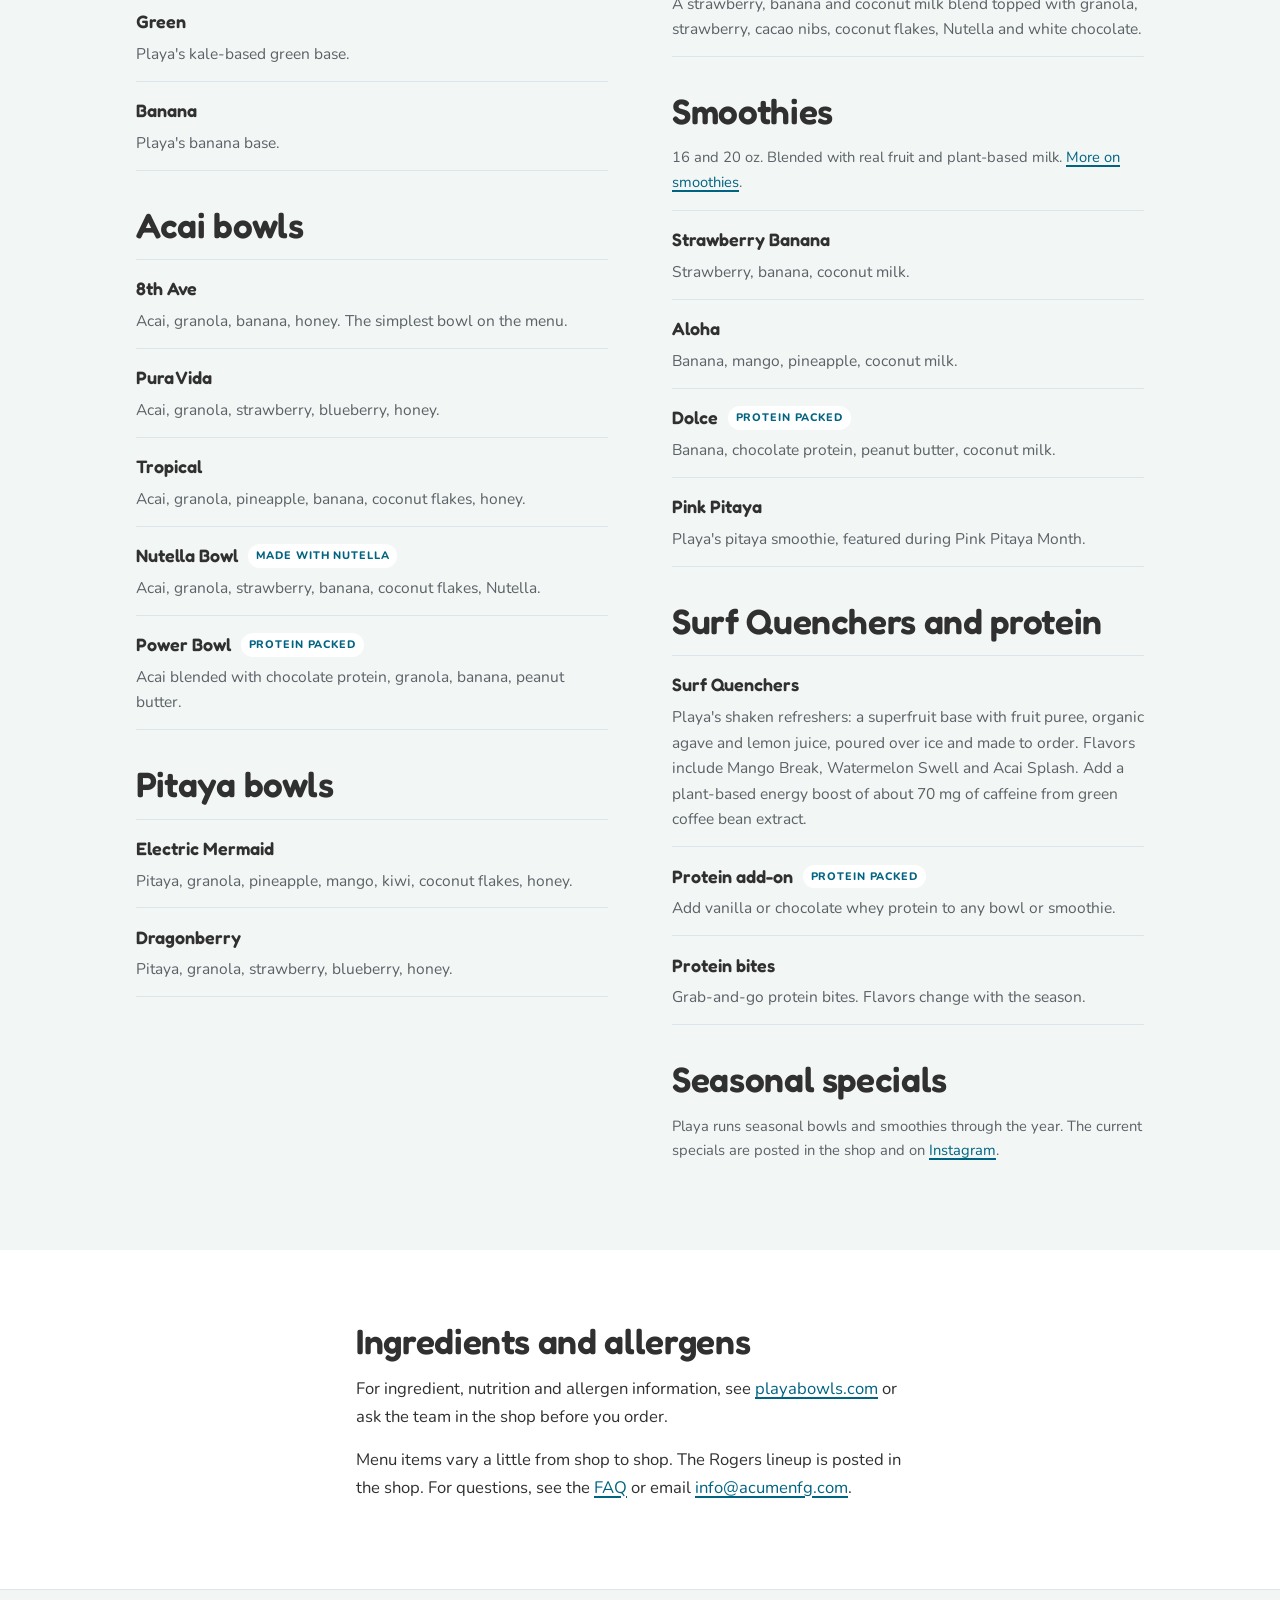
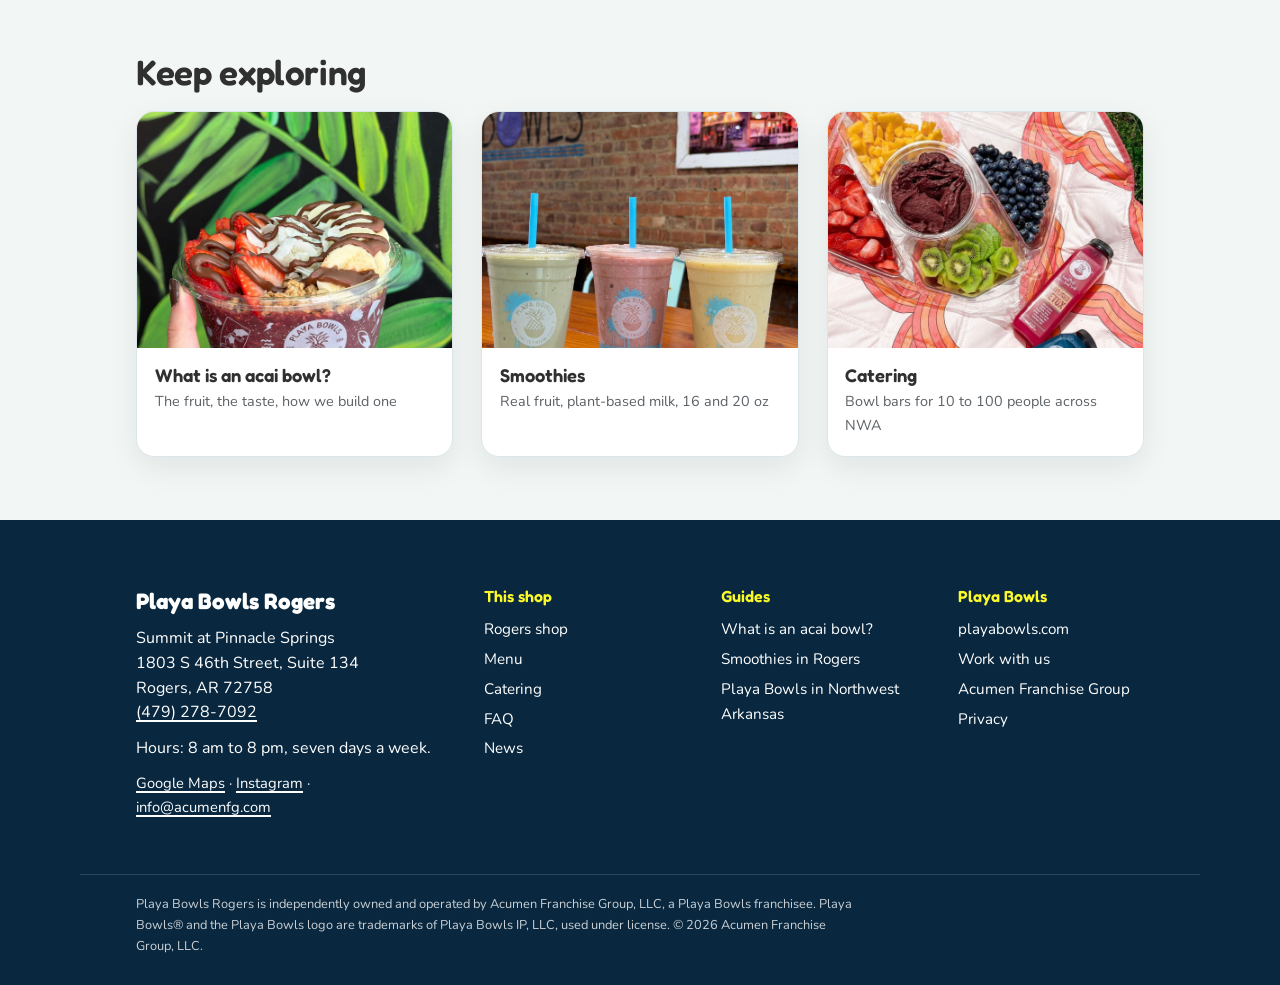
<file: playa-bowls/menu/index.html>
<!doctype html>
<html lang="en">
<head>
<meta charset="utf-8">
<meta name="viewport" content="width=device-width, initial-scale=1">
<title>Playa Bowls Rogers Menu | Acai Bowls, Pitaya Bowls, Smoothies</title>
<meta name="description" content="The Playa Bowls Rogers, AR menu: acai, pitaya, coconut, mango, green and banana bowls, real-fruit smoothies, Surf Quenchers and protein add-ons.">
<link rel="canonical" href="https://acumenfg.com/playa-bowls/menu/">
<meta name="robots" content="index, follow, max-image-preview:large">
<meta property="og:type" content="website">
<meta property="og:site_name" content="Playa Bowls Rogers, AR">
<meta property="og:title" content="Playa Bowls Rogers menu">
<meta property="og:description" content="The Playa Bowls Rogers, AR menu: acai, pitaya, coconut, mango, green and banana bowls, real-fruit smoothies, Surf Quenchers and protein add-ons.">
<meta property="og:image" content="https://acumenfg.com/playa-bowls/img/og-menu.jpg">
<meta property="og:image:width" content="1200">
<meta property="og:image:height" content="630">
<meta property="og:url" content="https://acumenfg.com/playa-bowls/menu/">
<meta property="og:locale" content="en_US">
<meta name="twitter:card" content="summary_large_image">
<meta name="twitter:title" content="Playa Bowls Rogers menu">
<meta name="twitter:description" content="The Playa Bowls Rogers, AR menu: acai, pitaya, coconut, mango, green and banana bowls, real-fruit smoothies, Surf Quenchers and protein add-ons.">
<meta name="twitter:image" content="https://acumenfg.com/playa-bowls/img/og-menu.jpg">
<meta name="geo.region" content="US-AR">
<meta name="geo.placename" content="Rogers, Arkansas">
<meta name="geo.position" content="36.31538;-94.18008">
<meta name="ICBM" content="36.31538, -94.18008">
<link rel="icon" type="image/png" href="/playa-bowls/img/playa-logo-96.png">
<link rel="apple-touch-icon" href="/playa-bowls/img/playa-logo-192.png">
<link rel="preconnect" href="https://fonts.googleapis.com">
<link rel="preconnect" href="https://fonts.gstatic.com" crossorigin>
<link href="https://fonts.googleapis.com/css2?family=Fredoka:wght@400;500;600;700&family=Nunito:ital,wght@0,400;0,600;0,700;0,800;1,400&display=swap" rel="stylesheet">
<link rel="stylesheet" href="/playa-bowls/playa.css?v=20261122a">
<script type="application/ld+json">{"@context": "https://schema.org", "@type": "Menu", "@id": "https://acumenfg.com/playa-bowls/menu/#menu", "name": "Playa Bowls Rogers menu", "url": "https://acumenfg.com/playa-bowls/menu/", "inLanguage": "en-US", "hasMenuSection": [{"@type": "MenuSection", "name": "Acai bowls"}, {"@type": "MenuSection", "name": "Pitaya bowls"}, {"@type": "MenuSection", "name": "Coconut, mango and blended bowls"}, {"@type": "MenuSection", "name": "Smoothies"}, {"@type": "MenuSection", "name": "Surf Quenchers and protein"}]}</script>
<script type="application/ld+json">{"@context": "https://schema.org", "@type": "WebPage", "@id": "https://acumenfg.com/playa-bowls/menu/", "url": "https://acumenfg.com/playa-bowls/menu/", "name": "Playa Bowls Rogers menu", "description": "Bowls, smoothies and add-ons at Playa Bowls Rogers, AR.", "about": {"@id": "https://acumenfg.com/playa-bowls/rogers/#restaurant"}, "inLanguage": "en-US", "isPartOf": {"@type": "WebSite", "name": "Acumen Franchise Group", "url": "https://acumenfg.com/"}}</script>
<script type="application/ld+json">{"@context": "https://schema.org", "@type": "BreadcrumbList", "itemListElement": [{"@type": "ListItem", "position": 1, "name": "Home", "item": "https://acumenfg.com/"}, {"@type": "ListItem", "position": 2, "name": "Playa Bowls", "item": "https://acumenfg.com/playa-bowls/"}, {"@type": "ListItem", "position": 3, "name": "Rogers shop", "item": "https://acumenfg.com/playa-bowls/rogers/"}, {"@type": "ListItem", "position": 4, "name": "Menu", "item": "https://acumenfg.com/playa-bowls/menu/"}]}</script>
<!-- Google tag (gtag.js) --><script async src="https://www.googletagmanager.com/gtag/js?id=G-MLLMX3P355"></script>
<script>window.dataLayer=window.dataLayer||[];function gtag(){dataLayer.push(arguments);}gtag('js',new Date());gtag('config','G-MLLMX3P355');</script>
</head>
<body>
<a class="skip" href="#main">Skip to content</a>
<header class="top">
  <div class="wrap top-inner">
    <a class="brand" href="/playa-bowls/" aria-label="Playa Bowls Rogers, Arkansas, section home">
      <img src="/playa-bowls/img/playa-logo-96.png" alt="" width="48" height="48">
      <span class="brand-text"><span class="brand-name">Playa Bowls</span><span class="brand-loc">Rogers, AR</span></span>
    </a>
    <nav class="sec-nav" aria-label="Playa Bowls Rogers">
      <a href="/playa-bowls/rogers/">Rogers shop</a>
      <a href="/playa-bowls/menu/" class="on" aria-current="page">Menu</a>
      <a href="/playa-bowls/catering/">Catering</a>
      <a href="/playa-bowls/acai-bowls/">Acai bowls</a>
      <a href="/playa-bowls/smoothies/">Smoothies</a>
      <a href="/playa-bowls/faq/">FAQ</a>
      <a href="/playa-bowls/news/">News</a>
    </nav>
    <a class="pill pill-cta" href="https://maps.google.com/?cid=12525250376500382225" rel="noopener">Directions</a>
  </div>
</header>

<main id="main">
  <section class="hero" aria-label="Playa Bowls Rogers menu">
    <div class="hero-media" aria-hidden="true"><picture><source media="(min-width: 900px)" srcset="/playa-bowls/img/mango-overhead-hero.jpg"><img src="/playa-bowls/img/mango-overhead-phone.jpg" alt="" width="1200" height="1500" fetchpriority="high" decoding="async"></picture></div>
    <div class="wrap hero-inner">
      <nav class="crumbs" aria-label="Breadcrumb"><ol><li><a href="/">Home</a></li><li><a href="/playa-bowls/">Playa Bowls</a></li><li><a href="/playa-bowls/rogers/">Rogers shop</a></li><li aria-current="page">Menu</li></ol></nav>
      <p class="kicker">Menu</p>
      <h1>Playa Bowls Rogers menu</h1>
      <p class="lede">Bowls built on six blended fruit bases, smoothies made with real fruit and plant-based milk, Surf Quenchers and protein add-ons. Bowls are one size. Prices are posted in the shop and in the Playa Bowls app.</p>
      
    </div>
  </section>

  <section class="sec">
    <div class="wrap">
      <div class="prose">
        <h2>How a Playa bowl works</h2>
        <p>Pick a base, pick your toppings, pick a drizzle. Every base is a fruit base, blended thick, served in a bowl and finished with Playa's blueberry flax granola. The signature bowls below are the shortcuts. Build your own if you want something different.</p>
        <p class="note">For ingredient, nutrition and allergen information, see <a href="https://www.playabowls.com/nutrition" rel="noopener">playabowls.com</a> or ask the team in the shop before you order.</p>
      </div>
    </div>
  </section>

  <section class="sec sec-paper">
    <div class="wrap menu-grid">
      <div>
        <h2>The bases</h2>
        <div class="menu-group">
          <div class="item"><div class="item-head"><span class="item-name">Playa Acai</span></div><p>Organic acai from the rainforests of Brazil, imported straight into New Jersey. Not blended with any juices. The original.</p></div>
          <div class="item"><div class="item-head"><span class="item-name">Playa Pitaya</span></div><p>Organic pitaya, the pink dragon fruit, grown in Nicaragua. Non-GMO.</p></div>
          <div class="item"><div class="item-head"><span class="item-name">Playa Coconut</span></div><p>The raw insides of young Thai coconuts, organic, blended with banana.</p></div>
          <div class="item"><div class="item-head"><span class="item-name">Mango</span></div><p>Made from Alphonso mangos grown in India.</p></div>
          <div class="item"><div class="item-head"><span class="item-name">Green</span></div><p>Playa's kale-based green base.</p></div>
          <div class="item"><div class="item-head"><span class="item-name">Banana</span></div><p>Playa's banana base.</p></div>
        </div>
        <h2>Acai bowls</h2>
        <div class="menu-group">
          <div class="item"><div class="item-head"><span class="item-name">8th Ave</span></div><p>Acai, granola, banana, honey. The simplest bowl on the menu.</p></div>
          <div class="item"><div class="item-head"><span class="item-name">Pura Vida</span></div><p>Acai, granola, strawberry, blueberry, honey.</p></div>
          <div class="item"><div class="item-head"><span class="item-name">Tropical</span></div><p>Acai, granola, pineapple, banana, coconut flakes, honey.</p></div>
          <div class="item"><div class="item-head"><span class="item-name">Nutella Bowl</span><span class="tag">Made with Nutella</span></div><p>Acai, granola, strawberry, banana, coconut flakes, Nutella.</p></div>
          <div class="item"><div class="item-head"><span class="item-name">Power Bowl</span><span class="tag">Protein packed</span></div><p>Acai blended with chocolate protein, granola, banana, peanut butter.</p></div>
        </div>
        <h2>Pitaya bowls</h2>
        <div class="menu-group">
          <div class="item"><div class="item-head"><span class="item-name">Electric Mermaid</span></div><p>Pitaya, granola, pineapple, mango, kiwi, coconut flakes, honey.</p></div>
          <div class="item"><div class="item-head"><span class="item-name">Dragonberry</span></div><p>Pitaya, granola, strawberry, blueberry, honey.</p></div>
        </div>
      </div>
      <div>
        <h2>Coconut, mango and blended bowls</h2>
        <div class="menu-group">
          <div class="item"><div class="item-head"><span class="item-name">Nutelloco</span><span class="tag">Made with Nutella</span></div><p>Coconut base, granola, banana, strawberry, coconut flakes, cacao nibs, Nutella.</p></div>
          <div class="item"><div class="item-head"><span class="item-name">Goldie Mango</span><span class="tag">Made with Nutella</span></div><p>Mango base, granola, strawberry, banana, Nutella.</p></div>
          <div class="item"><div class="item-head"><span class="item-name">Booster Bowl</span><span class="tag">Protein packed</span></div><p>A blend of banana, peanut butter, vanilla protein, flax oil, spirulina and cashew milk, topped with granola, banana, chia seeds and peanut butter.</p></div>
          <div class="item"><div class="item-head"><span class="item-name">Stupid Cupid</span><span class="tag">Made with Nutella</span></div><p>A strawberry, banana and coconut milk blend topped with granola, strawberry, cacao nibs, coconut flakes, Nutella and white chocolate.</p></div>
        </div>
        <h2>Smoothies</h2>
        <p class="small">16 and 20 oz. Blended with real fruit and plant-based milk. <a href="/playa-bowls/smoothies/">More on smoothies</a>.</p>
        <div class="menu-group">
          <div class="item"><div class="item-head"><span class="item-name">Strawberry Banana</span></div><p>Strawberry, banana, coconut milk.</p></div>
          <div class="item"><div class="item-head"><span class="item-name">Aloha</span></div><p>Banana, mango, pineapple, coconut milk.</p></div>
          <div class="item"><div class="item-head"><span class="item-name">Dolce</span><span class="tag">Protein packed</span></div><p>Banana, chocolate protein, peanut butter, coconut milk.</p></div>
          <div class="item"><div class="item-head"><span class="item-name">Pink Pitaya</span></div><p>Playa's pitaya smoothie, featured during Pink Pitaya Month.</p></div>
        </div>
        <h2>Surf Quenchers and protein</h2>
        <div class="menu-group">
          <div class="item"><div class="item-head"><span class="item-name">Surf Quenchers</span></div><p>Playa's shaken refreshers: a superfruit base with fruit puree, organic agave and lemon juice, poured over ice and made to order. Flavors include Mango Break, Watermelon Swell and Acai Splash. Add a plant-based energy boost of about 70 mg of caffeine from green coffee bean extract.</p></div>
          <div class="item"><div class="item-head"><span class="item-name">Protein add-on</span><span class="tag">Protein packed</span></div><p>Add vanilla or chocolate whey protein to any bowl or smoothie.</p></div>
          <div class="item"><div class="item-head"><span class="item-name">Protein bites</span></div><p>Grab-and-go protein bites. Flavors change with the season.</p></div>
        </div>
        <h2>Seasonal specials</h2>
        <p class="small">Playa runs seasonal bowls and smoothies through the year. The current specials are posted in the shop and on <a href="https://www.instagram.com/playabowlsrogers_nwa/" rel="noopener">Instagram</a>.</p>
      </div>
    </div>
  </section>

  <section class="sec">
    <div class="wrap prose">
      <h2>Ingredients and allergens</h2>
      <p>For ingredient, nutrition and allergen information, see <a href="https://www.playabowls.com/nutrition" rel="noopener">playabowls.com</a> or ask the team in the shop before you order.</p>
      <p>Menu items vary a little from shop to shop. The Rogers lineup is posted in the shop. For questions, see the <a href="/playa-bowls/faq/">FAQ</a> or email <a href="mailto:info@acumenfg.com">info@acumenfg.com</a>.</p>
    </div>
  </section>
<section class="related" aria-labelledby="rel-h"><div class="wrap"><h2 id="rel-h">Keep exploring</h2><div class="cards"><a class="card" href="/playa-bowls/acai-bowls/"><img src="/playa-bowls/img/acai-palm.jpg" alt="An acai bowl with strawberry, banana and granola on palm leaves" width="1400" height="1750" class="card-img" loading="lazy" decoding="async"><span class="card-body"><span class="card-title">What is an acai bowl?</span><span class="card-sub">The fruit, the taste, how we build one</span></span></a><a class="card" href="/playa-bowls/smoothies/"><img src="/playa-bowls/img/smoothies-three.jpg" alt="Three Playa Bowls smoothies in branded cups on a wooden table" width="1400" height="1750" class="card-img" loading="lazy" decoding="async"><span class="card-body"><span class="card-title">Smoothies</span><span class="card-sub">Real fruit, plant-based milk, 16 and 20 oz</span></span></a><a class="card" href="/playa-bowls/catering/"><img src="/playa-bowls/img/picnic.jpg" alt="A spread of Playa Bowls and drinks laid out on a blanket" width="1400" height="1400" class="card-img" loading="lazy" decoding="async"><span class="card-body"><span class="card-title">Catering</span><span class="card-sub">Bowl bars for 10 to 100 people across NWA</span></span></a></div></div></section>
</main>

<footer class="foot">
  <div class="wrap foot-grid">
    <div>
      <p class="foot-name">Playa Bowls Rogers</p>
      <address>Summit at Pinnacle Springs<br>1803 S 46th Street, Suite 134<br>Rogers, AR 72758<br><a href="tel:+14792787092">(479) 278-7092</a></address>
      <p class="foot-hours">Hours: 8 am to 8 pm, seven days a week.</p>
      <p class="foot-links"><a href="https://maps.google.com/?cid=12525250376500382225" rel="noopener">Google Maps</a> &middot; <a href="https://www.instagram.com/playabowlsrogers_nwa/" rel="noopener">Instagram</a> &middot; <a href="mailto:info@acumenfg.com">info@acumenfg.com</a></p>
    </div>
    <div>
      <p class="foot-head">This shop</p>
      <ul class="foot-list">
        <li><a href="/playa-bowls/rogers/">Rogers shop</a></li>
        <li><a href="/playa-bowls/menu/">Menu</a></li>
        <li><a href="/playa-bowls/catering/">Catering</a></li>
        <li><a href="/playa-bowls/faq/">FAQ</a></li>
        <li><a href="/playa-bowls/news/">News</a></li>
      </ul>
    </div>
    <div>
      <p class="foot-head">Guides</p>
      <ul class="foot-list">
        <li><a href="/playa-bowls/acai-bowls/">What is an acai bowl?</a></li>
        <li><a href="/playa-bowls/smoothies/">Smoothies in Rogers</a></li>
        <li><a href="/playa-bowls/">Playa Bowls in Northwest Arkansas</a></li>
      </ul>
    </div>
    <div>
      <p class="foot-head">Playa Bowls</p>
      <ul class="foot-list">
        <li><a href="https://www.playabowls.com/" rel="noopener">playabowls.com</a></li>
        <li><a href="mailto:recruiting@acumenfg.com">Work with us</a></li>
        <li><a href="/">Acumen Franchise Group</a></li>
        <li><a href="/privacy.html">Privacy</a></li>
      </ul>
    </div>
  </div>
  <div class="wrap foot-legal">
    <p>Playa Bowls Rogers is independently owned and operated by Acumen Franchise Group, LLC, a Playa Bowls franchisee. Playa Bowls&reg; and the Playa Bowls logo are trademarks of Playa Bowls IP, LLC, used under license. &copy; <span id="yr">2026</span> Acumen Franchise Group, LLC.</p>
  </div>
</footer>
<script>document.getElementById('yr').textContent=new Date().getFullYear();</script>
<!-- Cloudflare Web Analytics --><script type='module' src='https://static.cloudflareinsights.com/beacon.min.js' data-cf-beacon='{"token": "2d0c04c42d474562a3149b8317588e90"}'></script><!-- End Cloudflare Web Analytics -->
</body>
</html>
</file>
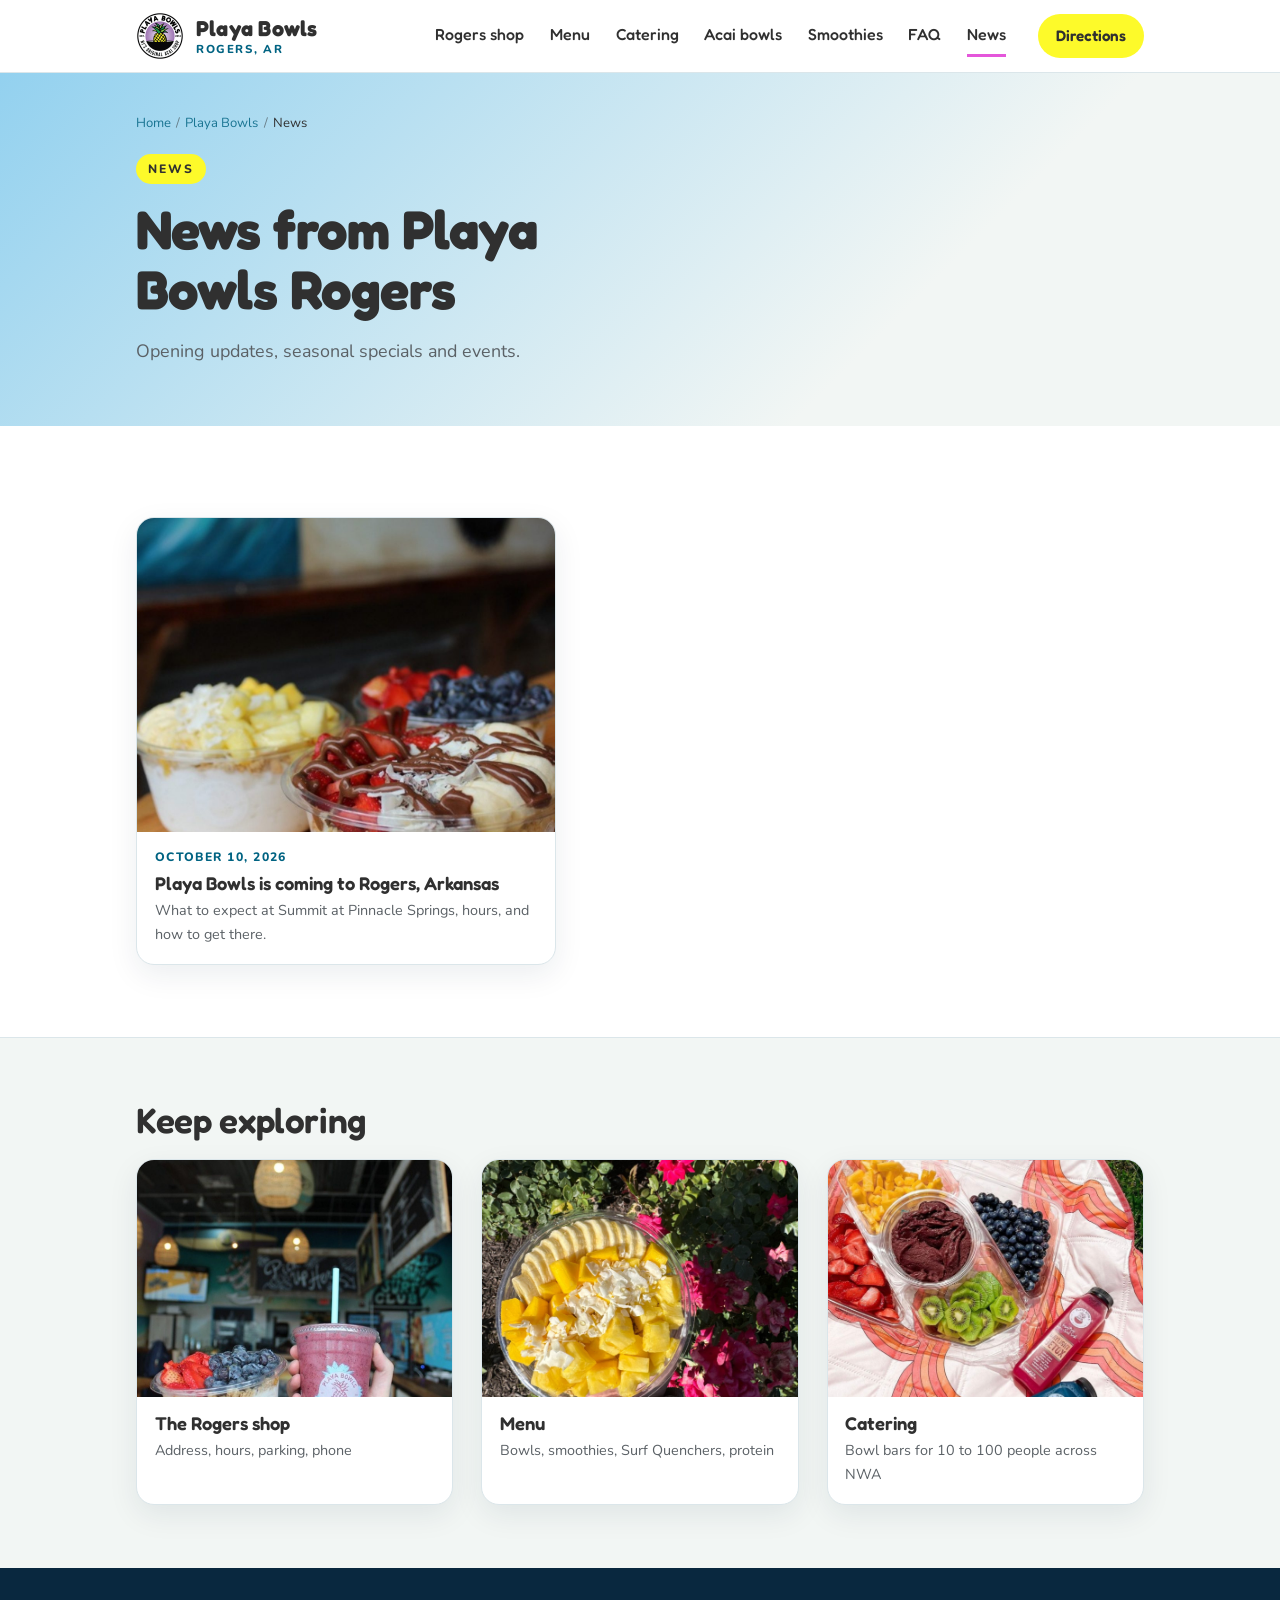
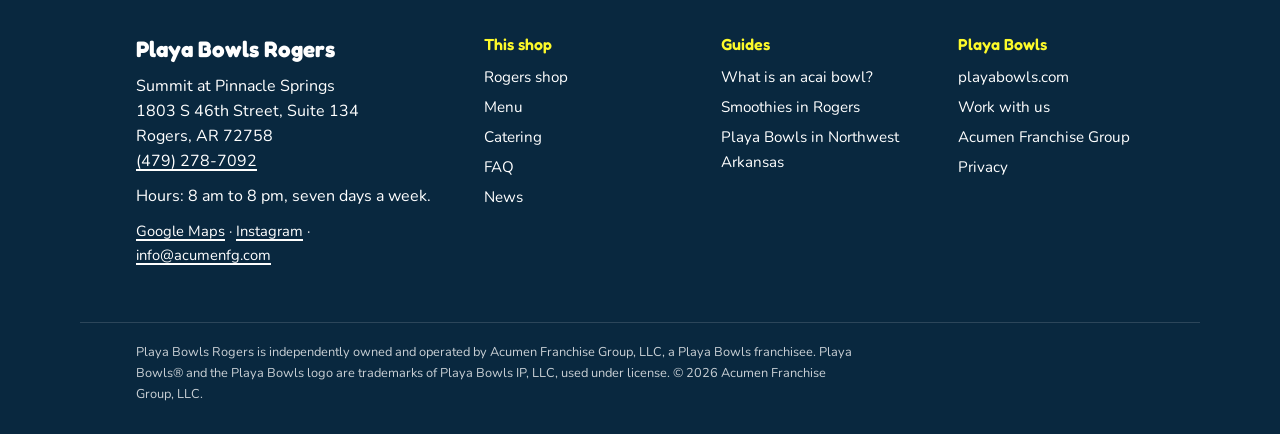
<file: playa-bowls/news/index.html>
<!doctype html>
<html lang="en">
<head>
<meta charset="utf-8">
<meta name="viewport" content="width=device-width, initial-scale=1">
<title>News | Playa Bowls Rogers, AR</title>
<meta name="description" content="Opening news, seasonal specials and events from Playa Bowls Rogers, Arkansas.">
<link rel="canonical" href="https://acumenfg.com/playa-bowls/news/">
<meta name="robots" content="index, follow, max-image-preview:large">
<meta property="og:type" content="website">
<meta property="og:site_name" content="Playa Bowls Rogers, AR">
<meta property="og:title" content="Playa Bowls Rogers news">
<meta property="og:description" content="Opening news, seasonal specials and events from Playa Bowls Rogers, Arkansas.">
<meta property="og:image" content="https://acumenfg.com/playa-bowls/img/og-news.jpg">
<meta property="og:image:width" content="1200">
<meta property="og:image:height" content="630">
<meta property="og:url" content="https://acumenfg.com/playa-bowls/news/">
<meta property="og:locale" content="en_US">
<meta name="twitter:card" content="summary_large_image">
<meta name="twitter:title" content="Playa Bowls Rogers news">
<meta name="twitter:description" content="Opening news, seasonal specials and events from Playa Bowls Rogers, Arkansas.">
<meta name="twitter:image" content="https://acumenfg.com/playa-bowls/img/og-news.jpg">
<meta name="geo.region" content="US-AR">
<meta name="geo.placename" content="Rogers, Arkansas">
<meta name="geo.position" content="36.31538;-94.18008">
<meta name="ICBM" content="36.31538, -94.18008">
<link rel="icon" type="image/png" href="/playa-bowls/img/playa-logo-96.png">
<link rel="apple-touch-icon" href="/playa-bowls/img/playa-logo-192.png">
<link rel="preconnect" href="https://fonts.googleapis.com">
<link rel="preconnect" href="https://fonts.gstatic.com" crossorigin>
<link href="https://fonts.googleapis.com/css2?family=Fredoka:wght@400;500;600;700&family=Nunito:ital,wght@0,400;0,600;0,700;0,800;1,400&display=swap" rel="stylesheet">
<link rel="stylesheet" href="/playa-bowls/playa.css?v=20261122a">
<script type="application/ld+json">{"@context": "https://schema.org", "@type": "WebPage", "@id": "https://acumenfg.com/playa-bowls/news/", "url": "https://acumenfg.com/playa-bowls/news/", "name": "Playa Bowls Rogers news", "description": "News from Playa Bowls Rogers, Arkansas.", "about": {"@id": "https://acumenfg.com/playa-bowls/rogers/#restaurant"}, "inLanguage": "en-US", "isPartOf": {"@type": "WebSite", "name": "Acumen Franchise Group", "url": "https://acumenfg.com/"}}</script>
<script type="application/ld+json">{"@context": "https://schema.org", "@type": "BreadcrumbList", "itemListElement": [{"@type": "ListItem", "position": 1, "name": "Home", "item": "https://acumenfg.com/"}, {"@type": "ListItem", "position": 2, "name": "Playa Bowls", "item": "https://acumenfg.com/playa-bowls/"}, {"@type": "ListItem", "position": 3, "name": "News", "item": "https://acumenfg.com/playa-bowls/news/"}]}</script>
<!-- Google tag (gtag.js) --><script async src="https://www.googletagmanager.com/gtag/js?id=G-MLLMX3P355"></script>
<script>window.dataLayer=window.dataLayer||[];function gtag(){dataLayer.push(arguments);}gtag('js',new Date());gtag('config','G-MLLMX3P355');</script>
</head>
<body>
<a class="skip" href="#main">Skip to content</a>
<header class="top">
  <div class="wrap top-inner">
    <a class="brand" href="/playa-bowls/" aria-label="Playa Bowls Rogers, Arkansas, section home">
      <img src="/playa-bowls/img/playa-logo-96.png" alt="" width="48" height="48">
      <span class="brand-text"><span class="brand-name">Playa Bowls</span><span class="brand-loc">Rogers, AR</span></span>
    </a>
    <nav class="sec-nav" aria-label="Playa Bowls Rogers">
      <a href="/playa-bowls/rogers/">Rogers shop</a>
      <a href="/playa-bowls/menu/">Menu</a>
      <a href="/playa-bowls/catering/">Catering</a>
      <a href="/playa-bowls/acai-bowls/">Acai bowls</a>
      <a href="/playa-bowls/smoothies/">Smoothies</a>
      <a href="/playa-bowls/faq/">FAQ</a>
      <a href="/playa-bowls/news/" class="on" aria-current="page">News</a>
    </nav>
    <a class="pill pill-cta" href="https://maps.google.com/?cid=12525250376500382225" rel="noopener">Directions</a>
  </div>
</header>

<main id="main">
  <section class="hero hero-plain" aria-label="News">
    <div class="wrap hero-inner">
      <nav class="crumbs" aria-label="Breadcrumb"><ol><li><a href="/">Home</a></li><li><a href="/playa-bowls/">Playa Bowls</a></li><li aria-current="page">News</li></ol></nav>
      <p class="kicker">News</p>
      <h1>News from Playa Bowls Rogers</h1>
      <p class="lede">Opening updates, seasonal specials and events.</p>
      
    </div>
  </section>

  <section class="sec">
    <div class="wrap">
      <div class="cards cards-news">
        <a class="card" href="/playa-bowls/news/playa-bowls-coming-to-rogers-arkansas/"><img src="/playa-bowls/img/bowls-fruit.jpg" alt="Playa Bowls acai bowls topped with fresh fruit" width="1080" height="1350" class="card-img" loading="lazy" decoding="async"><span class="card-body"><span class="card-date">October 10, 2026</span><span class="card-title">Playa Bowls is coming to Rogers, Arkansas</span><span class="card-sub">What to expect at Summit at Pinnacle Springs, hours, and how to get there.</span></span></a>
      </div>
    </div>
  </section>
<section class="related" aria-labelledby="rel-h"><div class="wrap"><h2 id="rel-h">Keep exploring</h2><div class="cards"><a class="card" href="/playa-bowls/rogers/"><img src="/playa-bowls/img/shop-interior.jpg" alt="Inside a Playa Bowls shop" width="1080" height="1350" class="card-img" loading="lazy" decoding="async"><span class="card-body"><span class="card-title">The Rogers shop</span><span class="card-sub">Address, hours, parking, phone</span></span></a><a class="card" href="/playa-bowls/menu/"><img src="/playa-bowls/img/mango-overhead.jpg" alt="A mango bowl topped with strawberry, banana and granola" width="1400" height="1750" class="card-img" loading="lazy" decoding="async"><span class="card-body"><span class="card-title">Menu</span><span class="card-sub">Bowls, smoothies, Surf Quenchers, protein</span></span></a><a class="card" href="/playa-bowls/catering/"><img src="/playa-bowls/img/picnic.jpg" alt="A spread of Playa Bowls and drinks laid out on a blanket" width="1400" height="1400" class="card-img" loading="lazy" decoding="async"><span class="card-body"><span class="card-title">Catering</span><span class="card-sub">Bowl bars for 10 to 100 people across NWA</span></span></a></div></div></section>
</main>

<footer class="foot">
  <div class="wrap foot-grid">
    <div>
      <p class="foot-name">Playa Bowls Rogers</p>
      <address>Summit at Pinnacle Springs<br>1803 S 46th Street, Suite 134<br>Rogers, AR 72758<br><a href="tel:+14792787092">(479) 278-7092</a></address>
      <p class="foot-hours">Hours: 8 am to 8 pm, seven days a week.</p>
      <p class="foot-links"><a href="https://maps.google.com/?cid=12525250376500382225" rel="noopener">Google Maps</a> &middot; <a href="https://www.instagram.com/playabowlsrogers_nwa/" rel="noopener">Instagram</a> &middot; <a href="mailto:info@acumenfg.com">info@acumenfg.com</a></p>
    </div>
    <div>
      <p class="foot-head">This shop</p>
      <ul class="foot-list">
        <li><a href="/playa-bowls/rogers/">Rogers shop</a></li>
        <li><a href="/playa-bowls/menu/">Menu</a></li>
        <li><a href="/playa-bowls/catering/">Catering</a></li>
        <li><a href="/playa-bowls/faq/">FAQ</a></li>
        <li><a href="/playa-bowls/news/">News</a></li>
      </ul>
    </div>
    <div>
      <p class="foot-head">Guides</p>
      <ul class="foot-list">
        <li><a href="/playa-bowls/acai-bowls/">What is an acai bowl?</a></li>
        <li><a href="/playa-bowls/smoothies/">Smoothies in Rogers</a></li>
        <li><a href="/playa-bowls/">Playa Bowls in Northwest Arkansas</a></li>
      </ul>
    </div>
    <div>
      <p class="foot-head">Playa Bowls</p>
      <ul class="foot-list">
        <li><a href="https://www.playabowls.com/" rel="noopener">playabowls.com</a></li>
        <li><a href="mailto:recruiting@acumenfg.com">Work with us</a></li>
        <li><a href="/">Acumen Franchise Group</a></li>
        <li><a href="/privacy.html">Privacy</a></li>
      </ul>
    </div>
  </div>
  <div class="wrap foot-legal">
    <p>Playa Bowls Rogers is independently owned and operated by Acumen Franchise Group, LLC, a Playa Bowls franchisee. Playa Bowls&reg; and the Playa Bowls logo are trademarks of Playa Bowls IP, LLC, used under license. &copy; <span id="yr">2026</span> Acumen Franchise Group, LLC.</p>
  </div>
</footer>
<script>document.getElementById('yr').textContent=new Date().getFullYear();</script>
<!-- Cloudflare Web Analytics --><script type='module' src='https://static.cloudflareinsights.com/beacon.min.js' data-cf-beacon='{"token": "2d0c04c42d474562a3149b8317588e90"}'></script><!-- End Cloudflare Web Analytics -->
</body>
</html>
</file>
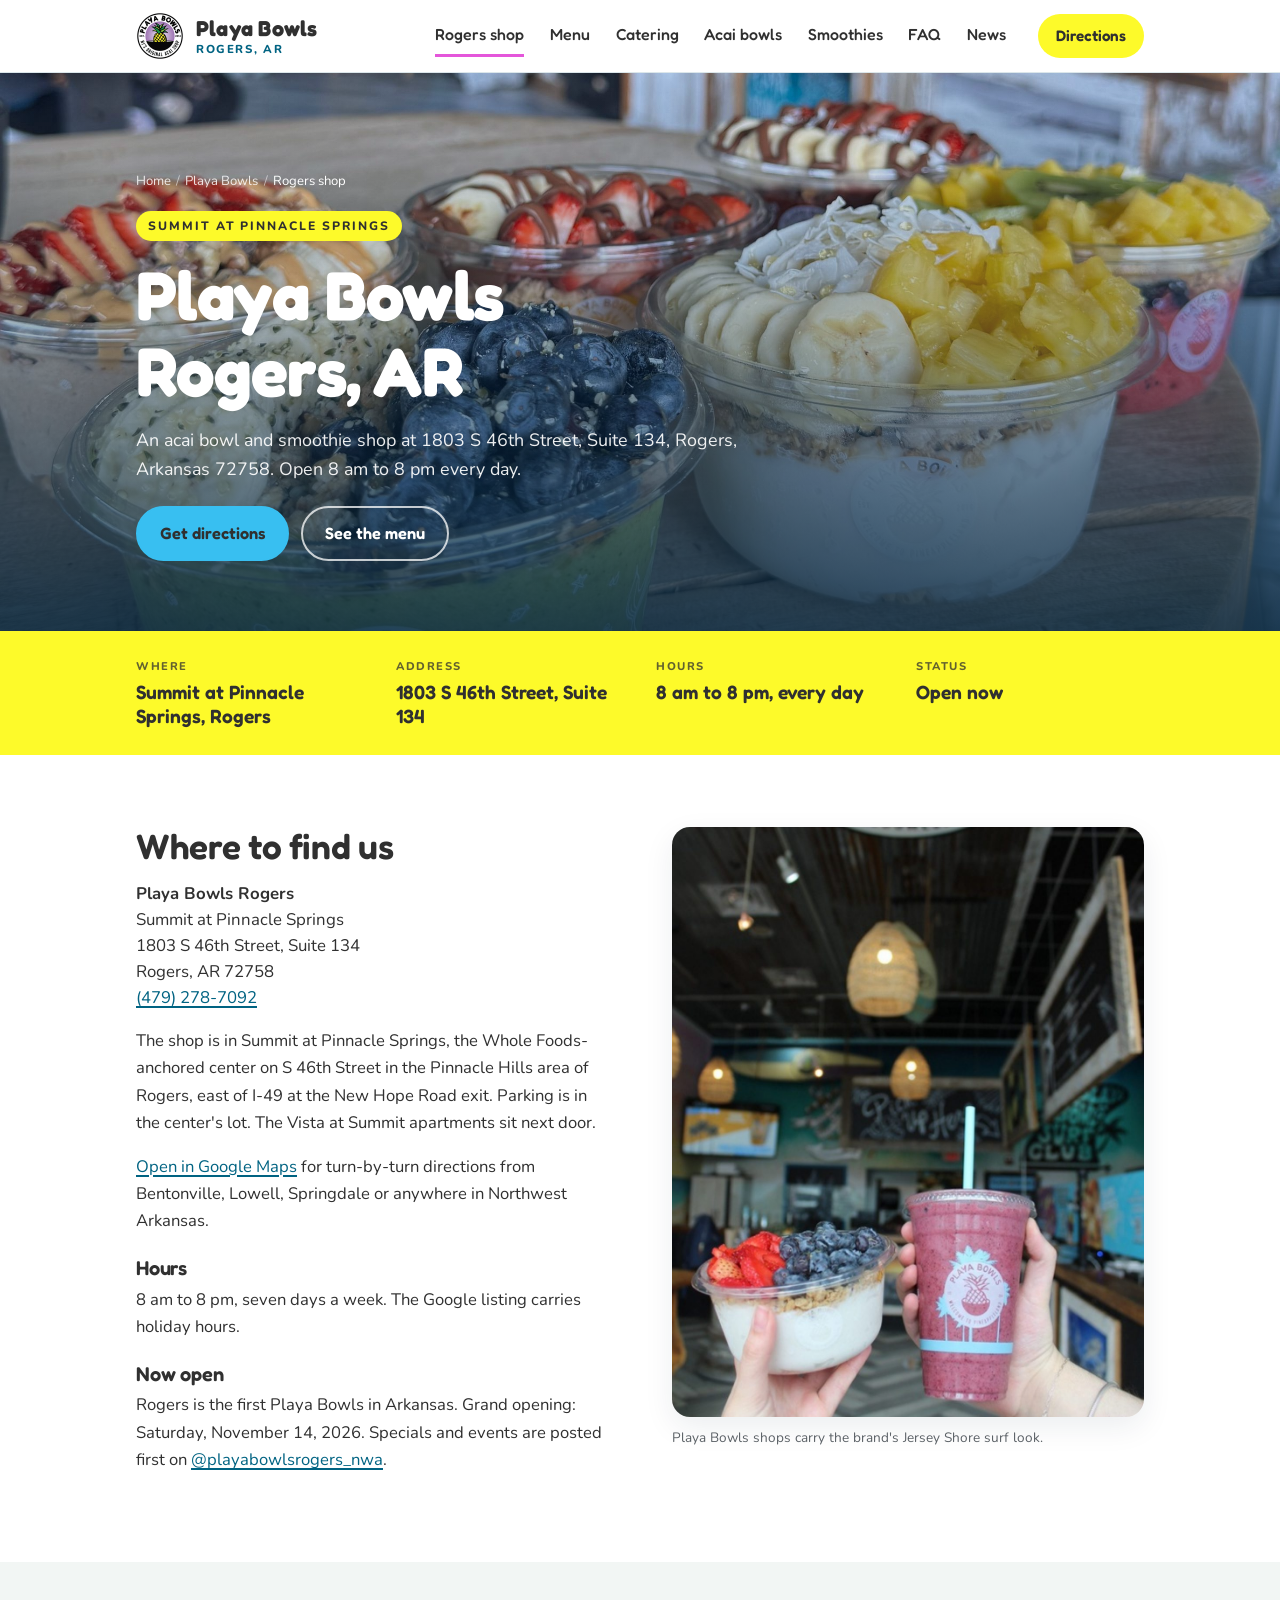
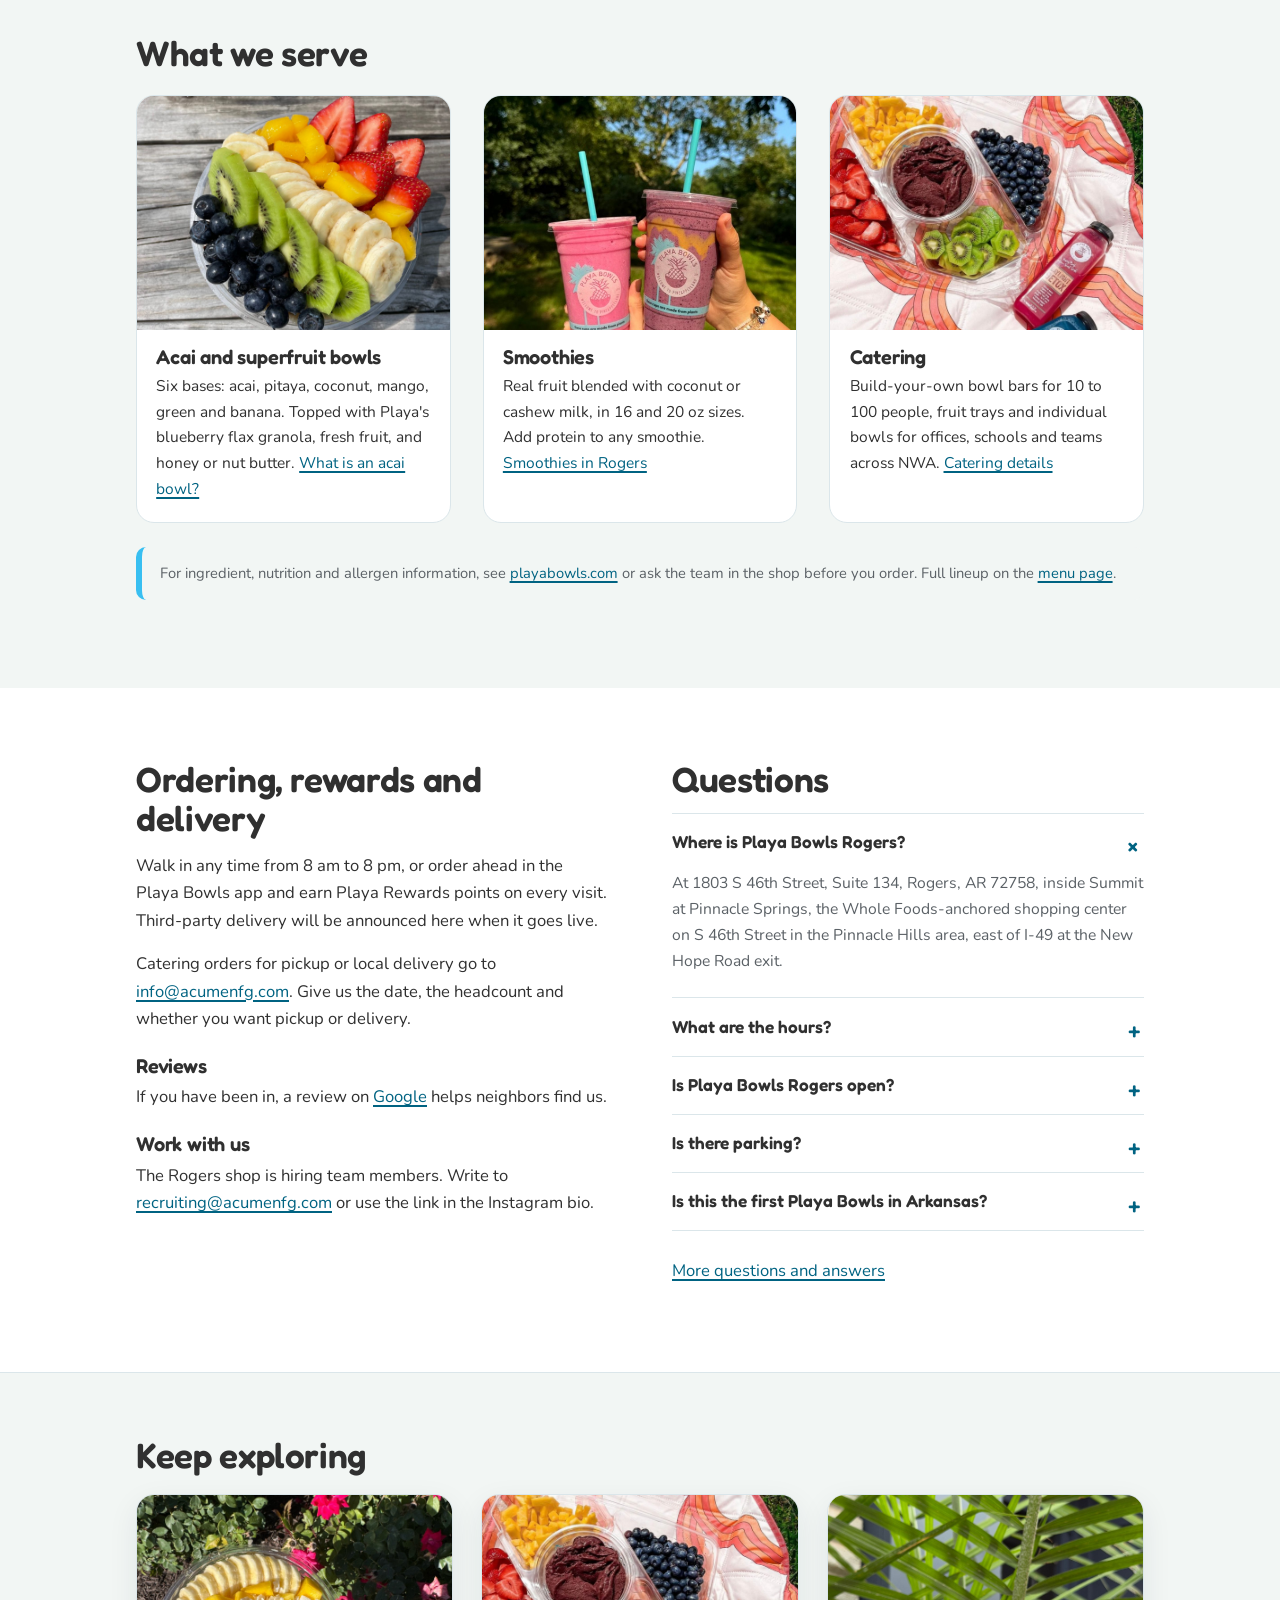
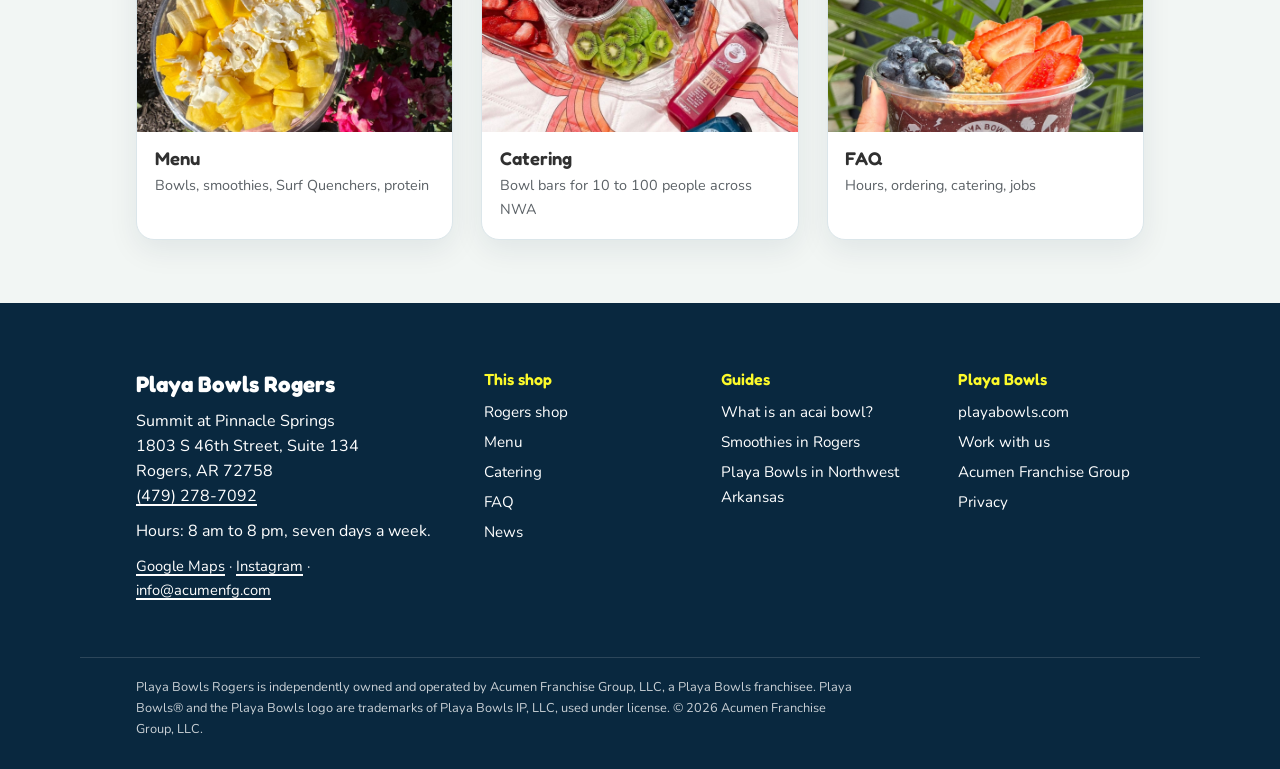
<file: playa-bowls/rogers/index.html>
<!doctype html>
<html lang="en">
<head>
<meta charset="utf-8">
<meta name="viewport" content="width=device-width, initial-scale=1">
<title>Playa Bowls Rogers, AR | Acai Bowls at Summit at Pinnacle Springs</title>
<meta name="description" content="Acai bowls, smoothies and catering at 1803 S 46th Street, Suite 134, Rogers, AR, in the Whole Foods-anchored Summit at Pinnacle Springs. Open 8 am to 8 pm daily.">
<link rel="canonical" href="https://acumenfg.com/playa-bowls/rogers/">
<meta name="robots" content="index, follow, max-image-preview:large">
<meta property="og:type" content="website">
<meta property="og:site_name" content="Playa Bowls Rogers, AR">
<meta property="og:title" content="Playa Bowls Rogers, AR">
<meta property="og:description" content="Acai bowls, smoothies and catering at 1803 S 46th Street, Suite 134, Rogers, AR, in the Whole Foods-anchored Summit at Pinnacle Springs. Open 8 am to 8 pm daily.">
<meta property="og:image" content="https://acumenfg.com/playa-bowls/img/og-shop.jpg">
<meta property="og:image:width" content="1200">
<meta property="og:image:height" content="630">
<meta property="og:url" content="https://acumenfg.com/playa-bowls/rogers/">
<meta property="og:locale" content="en_US">
<meta name="twitter:card" content="summary_large_image">
<meta name="twitter:title" content="Playa Bowls Rogers, AR">
<meta name="twitter:description" content="Acai bowls, smoothies and catering at 1803 S 46th Street, Suite 134, Rogers, AR, in the Whole Foods-anchored Summit at Pinnacle Springs. Open 8 am to 8 pm daily.">
<meta name="twitter:image" content="https://acumenfg.com/playa-bowls/img/og-shop.jpg">
<meta name="geo.region" content="US-AR">
<meta name="geo.placename" content="Rogers, Arkansas">
<meta name="geo.position" content="36.31538;-94.18008">
<meta name="ICBM" content="36.31538, -94.18008">
<link rel="icon" type="image/png" href="/playa-bowls/img/playa-logo-96.png">
<link rel="apple-touch-icon" href="/playa-bowls/img/playa-logo-192.png">
<link rel="preconnect" href="https://fonts.googleapis.com">
<link rel="preconnect" href="https://fonts.gstatic.com" crossorigin>
<link href="https://fonts.googleapis.com/css2?family=Fredoka:wght@400;500;600;700&family=Nunito:ital,wght@0,400;0,600;0,700;0,800;1,400&display=swap" rel="stylesheet">
<link rel="stylesheet" href="/playa-bowls/playa.css?v=20261122a">
<script type="application/ld+json">{"@context": "https://schema.org", "@type": "Restaurant", "@id": "https://acumenfg.com/playa-bowls/rogers/#restaurant", "name": "Playa Bowls Rogers", "alternateName": "Playa Bowls Rogers, AR", "description": "Acai bowl and smoothie shop at Summit at Pinnacle Springs in Rogers, Arkansas. Acai, pitaya, coconut, mango, green and banana bowls, real-fruit smoothies and catering. Open 8 am to 8 pm daily.", "url": "https://acumenfg.com/playa-bowls/rogers/", "image": ["https://acumenfg.com/playa-bowls/img/og-shop.jpg", "https://acumenfg.com/playa-bowls/img/acai-overhead.jpg"], "logo": "https://acumenfg.com/playa-bowls/img/playa-logo-320.png", "servesCuisine": ["Acai bowls", "Smoothies", "Healthy"], "priceRange": "$", "email": "info@acumenfg.com", "telephone": "+14792787092", "address": {"@type": "PostalAddress", "streetAddress": "1803 S 46th Street, Suite 134", "addressLocality": "Rogers", "addressRegion": "AR", "postalCode": "72758", "addressCountry": "US"}, "geo": {"@type": "GeoCoordinates", "latitude": "36.31538", "longitude": "-94.18008"}, "hasMap": "https://maps.google.com/?cid=12525250376500382225", "openingHoursSpecification": [{"@type": "OpeningHoursSpecification", "dayOfWeek": ["Monday", "Tuesday", "Wednesday", "Thursday", "Friday", "Saturday", "Sunday"], "opens": "08:00", "closes": "20:00"}], "menu": "https://acumenfg.com/playa-bowls/menu/", "acceptsReservations": "False", "sameAs": ["https://www.instagram.com/playabowlsrogers_nwa/", "https://maps.google.com/?cid=12525250376500382225", "https://www.playabowls.com/location/rogers-ar", "https://www.playabowls.com/"], "brand": {"@type": "Brand", "name": "Playa Bowls"}, "parentOrganization": {"@type": "Organization", "name": "Acumen Franchise Group, LLC", "url": "https://acumenfg.com/"}, "areaServed": ["Rogers, AR", "Bentonville, AR", "Fayetteville, AR", "Lowell, AR", "Northwest Arkansas"]}</script>
<script type="application/ld+json">{"@context": "https://schema.org", "@type": "FAQPage", "mainEntity": [{"@type": "Question", "name": "Where is Playa Bowls Rogers?", "acceptedAnswer": {"@type": "Answer", "text": "At 1803 S 46th Street, Suite 134, Rogers, AR 72758, inside Summit at Pinnacle Springs, the Whole Foods-anchored shopping center on S 46th Street in the Pinnacle Hills area, east of I-49 at the New Hope Road exit."}}, {"@type": "Question", "name": "What are the hours?", "acceptedAnswer": {"@type": "Answer", "text": "8 am to 8 pm, seven days a week. The Google listing carries holiday hours."}}, {"@type": "Question", "name": "Is Playa Bowls Rogers open?", "acceptedAnswer": {"@type": "Answer", "text": "Yes. The shop is open 8 am to 8 pm, seven days a week. Grand opening was Saturday, November 14, 2026."}}, {"@type": "Question", "name": "Is there parking?", "acceptedAnswer": {"@type": "Answer", "text": "Yes. Park in the center's lot."}}, {"@type": "Question", "name": "Is this the first Playa Bowls in Arkansas?", "acceptedAnswer": {"@type": "Answer", "text": "Yes. Rogers is the first Playa Bowls shop in Arkansas and the first in Northwest Arkansas. Further NWA locations will follow."}}]}</script>
<script type="application/ld+json">{"@context": "https://schema.org", "@type": "BreadcrumbList", "itemListElement": [{"@type": "ListItem", "position": 1, "name": "Home", "item": "https://acumenfg.com/"}, {"@type": "ListItem", "position": 2, "name": "Playa Bowls", "item": "https://acumenfg.com/playa-bowls/"}, {"@type": "ListItem", "position": 3, "name": "Rogers shop", "item": "https://acumenfg.com/playa-bowls/rogers/"}]}</script>
<!-- Google tag (gtag.js) --><script async src="https://www.googletagmanager.com/gtag/js?id=G-MLLMX3P355"></script>
<script>window.dataLayer=window.dataLayer||[];function gtag(){dataLayer.push(arguments);}gtag('js',new Date());gtag('config','G-MLLMX3P355');</script>
</head>
<body>
<a class="skip" href="#main">Skip to content</a>
<header class="top">
  <div class="wrap top-inner">
    <a class="brand" href="/playa-bowls/" aria-label="Playa Bowls Rogers, Arkansas, section home">
      <img src="/playa-bowls/img/playa-logo-96.png" alt="" width="48" height="48">
      <span class="brand-text"><span class="brand-name">Playa Bowls</span><span class="brand-loc">Rogers, AR</span></span>
    </a>
    <nav class="sec-nav" aria-label="Playa Bowls Rogers">
      <a href="/playa-bowls/rogers/" class="on" aria-current="page">Rogers shop</a>
      <a href="/playa-bowls/menu/">Menu</a>
      <a href="/playa-bowls/catering/">Catering</a>
      <a href="/playa-bowls/acai-bowls/">Acai bowls</a>
      <a href="/playa-bowls/smoothies/">Smoothies</a>
      <a href="/playa-bowls/faq/">FAQ</a>
      <a href="/playa-bowls/news/">News</a>
    </nav>
    <a class="pill pill-cta" href="https://maps.google.com/?cid=12525250376500382225" rel="noopener">Directions</a>
  </div>
</header>

<main id="main">
  <section class="hero" aria-label="Playa Bowls Rogers shop">
    <div class="hero-media" aria-hidden="true"><picture><source media="(min-width: 900px)" srcset="/playa-bowls/img/three-bowls-hero.jpg"><img src="/playa-bowls/img/three-bowls-phone.jpg" alt="" width="1200" height="1500" fetchpriority="high" decoding="async"></picture></div>
    <div class="wrap hero-inner">
      <nav class="crumbs" aria-label="Breadcrumb"><ol><li><a href="/">Home</a></li><li><a href="/playa-bowls/">Playa Bowls</a></li><li aria-current="page">Rogers shop</li></ol></nav>
      <p class="kicker">Summit at Pinnacle Springs</p>
      <h1>Playa Bowls Rogers, AR</h1>
      <p class="lede">An acai bowl and smoothie shop at 1803 S 46th Street, Suite 134, Rogers, Arkansas 72758. Open 8 am to 8 pm every day.</p>
      <p class="cta-row"><a class="btn" href="https://maps.google.com/?cid=12525250376500382225" rel="noopener">Get directions</a><a class="btn btn-ghost" href="/playa-bowls/menu/">See the menu</a></p>
    </div>
  </section>

  <div class="facts" aria-label="Shop facts">
    <div class="wrap">
      <dl>
        <div><dt>Where</dt><dd>Summit at Pinnacle Springs, Rogers</dd></div>
        <div><dt>Address</dt><dd>1803 S 46th Street, Suite 134</dd></div>
        <div><dt>Hours</dt><dd>8 am to 8 pm, every day</dd></div>
        <div><dt>Status</dt><dd>Open now</dd></div>
      </dl>
    </div>
  </div>
  <section class="sec">
    <div class="wrap two-col">
      <div class="prose">
        <h2>Where to find us</h2>
        <address class="addr"><strong>Playa Bowls Rogers</strong><br>Summit at Pinnacle Springs<br>1803 S 46th Street, Suite 134<br>Rogers, AR 72758<br><a href="tel:+14792787092">(479) 278-7092</a></address>
        <p>The shop is in Summit at Pinnacle Springs, the Whole Foods-anchored center on S 46th Street in the Pinnacle Hills area of Rogers, east of I-49 at the New Hope Road exit. Parking is in the center's lot. The Vista at Summit apartments sit next door.</p>
        <p><a href="https://maps.google.com/?cid=12525250376500382225" rel="noopener">Open in Google Maps</a> for turn-by-turn directions from Bentonville, Lowell, Springdale or anywhere in Northwest Arkansas.</p>
        <h3>Hours</h3>
        <p>8 am to 8 pm, seven days a week. The Google listing carries holiday hours.</p>
        <h3>Now open</h3>
        <p>Rogers is the first Playa Bowls in Arkansas. Grand opening: Saturday, November 14, 2026. Specials and events are posted first on <a href="https://www.instagram.com/playabowlsrogers_nwa/" rel="noopener">@playabowlsrogers_nwa</a>.</p>
      </div>
      <figure class="fig"><img src="/playa-bowls/img/shop-interior.jpg" alt="Inside a Playa Bowls shop with surfboards and a beach mural" width="1080" height="1350" loading="lazy" decoding="async"><figcaption>Playa Bowls shops carry the brand's Jersey Shore surf look. </figcaption></figure>
    </div>
  </section>

  <section class="sec sec-paper">
    <div class="wrap">
      <h2>What we serve</h2>
      <div class="three-up">
        <div class="tile"><img src="/playa-bowls/img/acai-overhead.jpg" alt="An acai bowl topped with banana, strawberry, blueberry and granola" width="1400" height="1750" loading="lazy" decoding="async"><h3>Acai and superfruit bowls</h3><p>Six bases: acai, pitaya, coconut, mango, green and banana. Topped with Playa's blueberry flax granola, fresh fruit, and honey or nut butter. <a href="/playa-bowls/acai-bowls/">What is an acai bowl?</a></p></div>
        <div class="tile"><img src="/playa-bowls/img/two-smoothies.jpg" alt="Two Playa Bowls smoothies, one pink and one purple, held up outdoors" width="1080" height="1350" loading="lazy" decoding="async"><h3>Smoothies</h3><p>Real fruit blended with coconut or cashew milk, in 16 and 20 oz sizes. Add protein to any smoothie. <a href="/playa-bowls/smoothies/">Smoothies in Rogers</a></p></div>
        <div class="tile"><img src="/playa-bowls/img/picnic.jpg" alt="A spread of Playa Bowls and drinks on a blanket" width="1400" height="1400" loading="lazy" decoding="async"><h3>Catering</h3><p>Build-your-own bowl bars for 10 to 100 people, fruit trays and individual bowls for offices, schools and teams across NWA. <a href="/playa-bowls/catering/">Catering details</a></p></div>
      </div>
      <p class="note">For ingredient, nutrition and allergen information, see <a href="https://www.playabowls.com/nutrition" rel="noopener">playabowls.com</a> or ask the team in the shop before you order. Full lineup on the <a href="/playa-bowls/menu/">menu page</a>.</p>
    </div>
  </section>

  <section class="sec">
    <div class="wrap two-col">
      <div class="prose">
        <h2>Ordering, rewards and delivery</h2>
        <p>Walk in any time from 8 am to 8 pm, or order ahead in the Playa Bowls app and earn Playa Rewards points on every visit. Third-party delivery will be announced here when it goes live.</p>
        <p>Catering orders for pickup or local delivery go to <a href="mailto:info@acumenfg.com?subject=Catering%20request">info@acumenfg.com</a>. Give us the date, the headcount and whether you want pickup or delivery.</p>
        <h3>Reviews</h3>
        <p>If you have been in, a review on <a href="https://maps.google.com/?cid=12525250376500382225" rel="noopener">Google</a> helps neighbors find us.</p>
        <h3>Work with us</h3>
        <p>The Rogers shop is hiring team members. Write to <a href="mailto:recruiting@acumenfg.com">recruiting@acumenfg.com</a> or use the link in the Instagram bio.</p>
      </div>
      <div class="prose">
        <h2>Questions</h2>
        <div class="faq"><details open><summary>Where is Playa Bowls Rogers?</summary><div class="ans"><p>At 1803 S 46th Street, Suite 134, Rogers, AR 72758, inside Summit at Pinnacle Springs, the Whole Foods-anchored shopping center on S 46th Street in the Pinnacle Hills area, east of I-49 at the New Hope Road exit.</p></div></details><details><summary>What are the hours?</summary><div class="ans"><p>8 am to 8 pm, seven days a week. The Google listing carries holiday hours.</p></div></details><details><summary>Is Playa Bowls Rogers open?</summary><div class="ans"><p>Yes. The shop is open 8 am to 8 pm, seven days a week. Grand opening was Saturday, November 14, 2026.</p></div></details><details><summary>Is there parking?</summary><div class="ans"><p>Yes. Park in the center's lot.</p></div></details><details><summary>Is this the first Playa Bowls in Arkansas?</summary><div class="ans"><p>Yes. Rogers is the first Playa Bowls shop in Arkansas and the first in Northwest Arkansas. Further NWA locations will follow.</p></div></details></div>
        <p><a href="/playa-bowls/faq/">More questions and answers</a></p>
      </div>
    </div>
  </section>
<section class="related" aria-labelledby="rel-h"><div class="wrap"><h2 id="rel-h">Keep exploring</h2><div class="cards"><a class="card" href="/playa-bowls/menu/"><img src="/playa-bowls/img/mango-overhead.jpg" alt="A mango bowl topped with strawberry, banana and granola" width="1400" height="1750" class="card-img" loading="lazy" decoding="async"><span class="card-body"><span class="card-title">Menu</span><span class="card-sub">Bowls, smoothies, Surf Quenchers, protein</span></span></a><a class="card" href="/playa-bowls/catering/"><img src="/playa-bowls/img/picnic.jpg" alt="A spread of Playa Bowls and drinks laid out on a blanket" width="1400" height="1400" class="card-img" loading="lazy" decoding="async"><span class="card-body"><span class="card-title">Catering</span><span class="card-sub">Bowl bars for 10 to 100 people across NWA</span></span></a><a class="card" href="/playa-bowls/faq/"><img src="/playa-bowls/img/pitaya-palm.jpg" alt="A pitaya bowl with strawberry and blueberry on palm leaves" width="1400" height="1750" class="card-img" loading="lazy" decoding="async"><span class="card-body"><span class="card-title">FAQ</span><span class="card-sub">Hours, ordering, catering, jobs</span></span></a></div></div></section>
</main>

<footer class="foot">
  <div class="wrap foot-grid">
    <div>
      <p class="foot-name">Playa Bowls Rogers</p>
      <address>Summit at Pinnacle Springs<br>1803 S 46th Street, Suite 134<br>Rogers, AR 72758<br><a href="tel:+14792787092">(479) 278-7092</a></address>
      <p class="foot-hours">Hours: 8 am to 8 pm, seven days a week.</p>
      <p class="foot-links"><a href="https://maps.google.com/?cid=12525250376500382225" rel="noopener">Google Maps</a> &middot; <a href="https://www.instagram.com/playabowlsrogers_nwa/" rel="noopener">Instagram</a> &middot; <a href="mailto:info@acumenfg.com">info@acumenfg.com</a></p>
    </div>
    <div>
      <p class="foot-head">This shop</p>
      <ul class="foot-list">
        <li><a href="/playa-bowls/rogers/">Rogers shop</a></li>
        <li><a href="/playa-bowls/menu/">Menu</a></li>
        <li><a href="/playa-bowls/catering/">Catering</a></li>
        <li><a href="/playa-bowls/faq/">FAQ</a></li>
        <li><a href="/playa-bowls/news/">News</a></li>
      </ul>
    </div>
    <div>
      <p class="foot-head">Guides</p>
      <ul class="foot-list">
        <li><a href="/playa-bowls/acai-bowls/">What is an acai bowl?</a></li>
        <li><a href="/playa-bowls/smoothies/">Smoothies in Rogers</a></li>
        <li><a href="/playa-bowls/">Playa Bowls in Northwest Arkansas</a></li>
      </ul>
    </div>
    <div>
      <p class="foot-head">Playa Bowls</p>
      <ul class="foot-list">
        <li><a href="https://www.playabowls.com/" rel="noopener">playabowls.com</a></li>
        <li><a href="mailto:recruiting@acumenfg.com">Work with us</a></li>
        <li><a href="/">Acumen Franchise Group</a></li>
        <li><a href="/privacy.html">Privacy</a></li>
      </ul>
    </div>
  </div>
  <div class="wrap foot-legal">
    <p>Playa Bowls Rogers is independently owned and operated by Acumen Franchise Group, LLC, a Playa Bowls franchisee. Playa Bowls&reg; and the Playa Bowls logo are trademarks of Playa Bowls IP, LLC, used under license. &copy; <span id="yr">2026</span> Acumen Franchise Group, LLC.</p>
  </div>
</footer>
<script>document.getElementById('yr').textContent=new Date().getFullYear();</script>
<!-- Cloudflare Web Analytics --><script type='module' src='https://static.cloudflareinsights.com/beacon.min.js' data-cf-beacon='{"token": "2d0c04c42d474562a3149b8317588e90"}'></script><!-- End Cloudflare Web Analytics -->
</body>
</html>
</file>
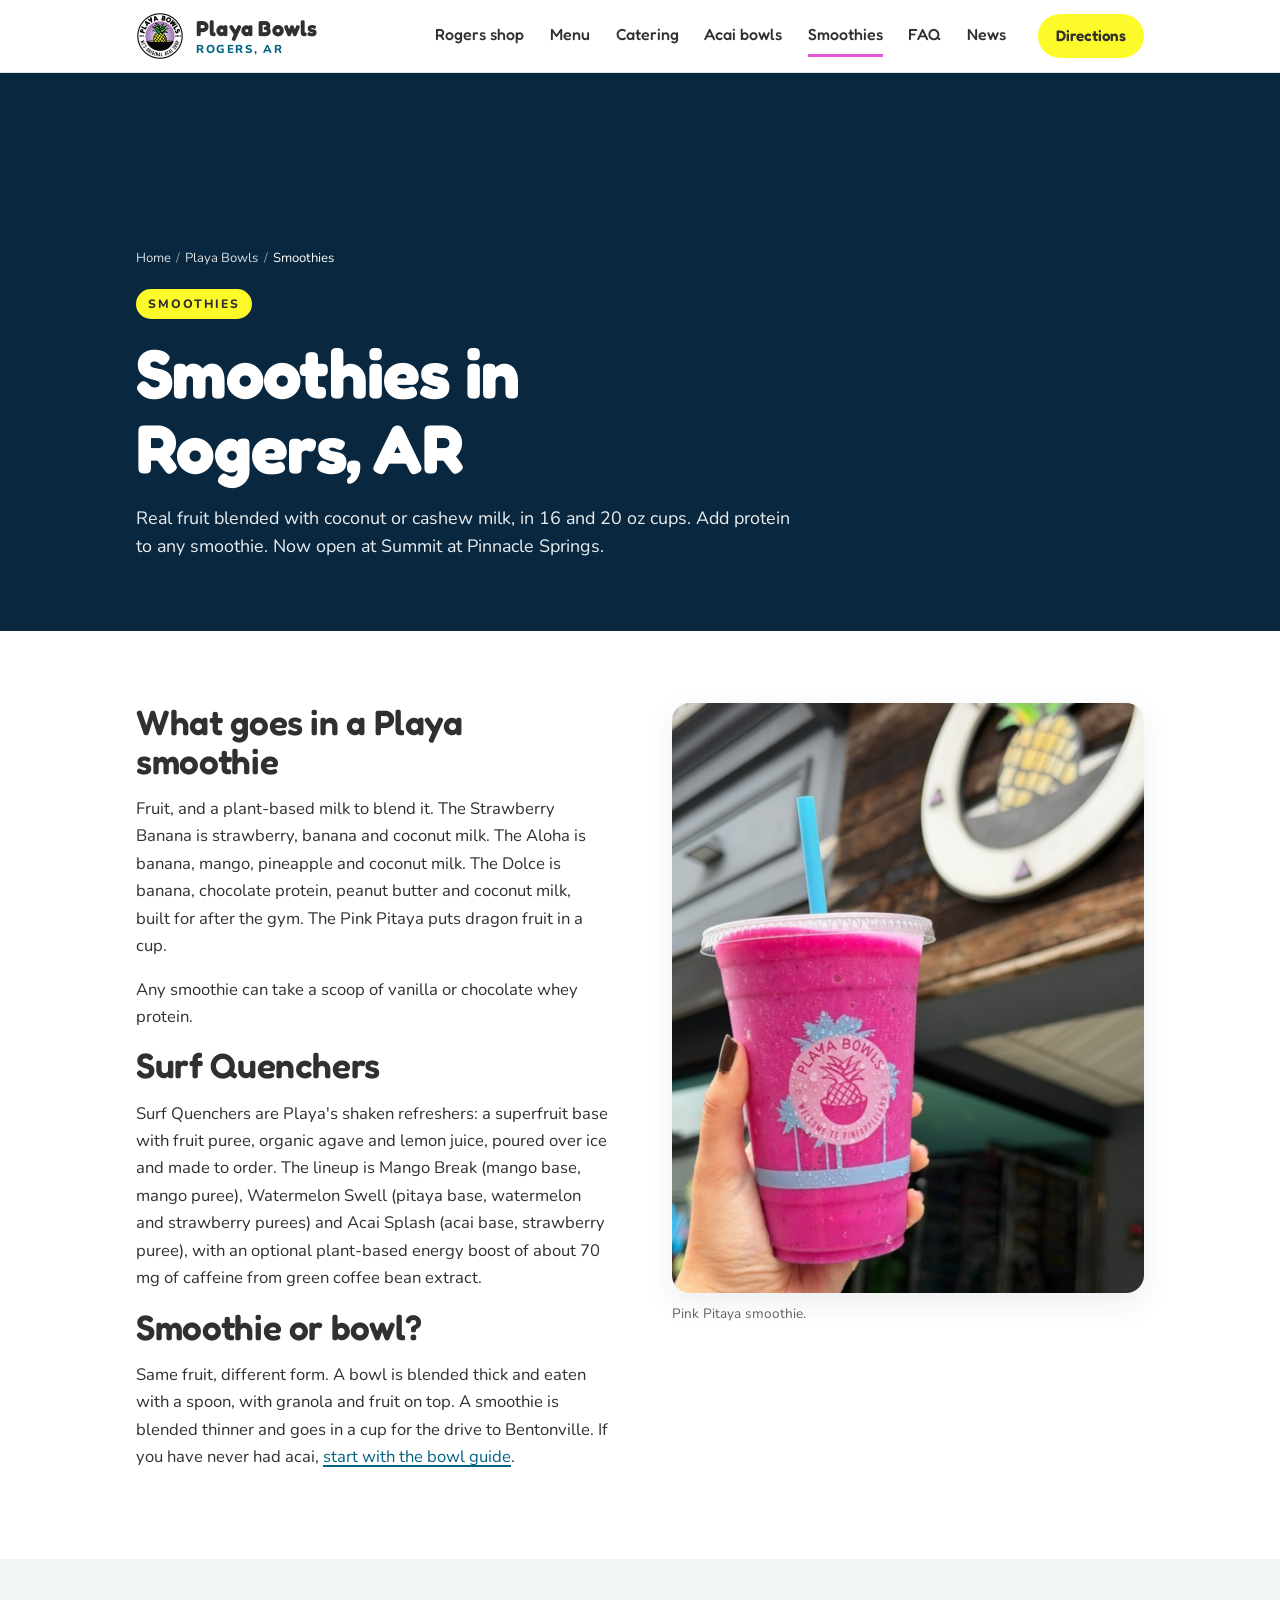
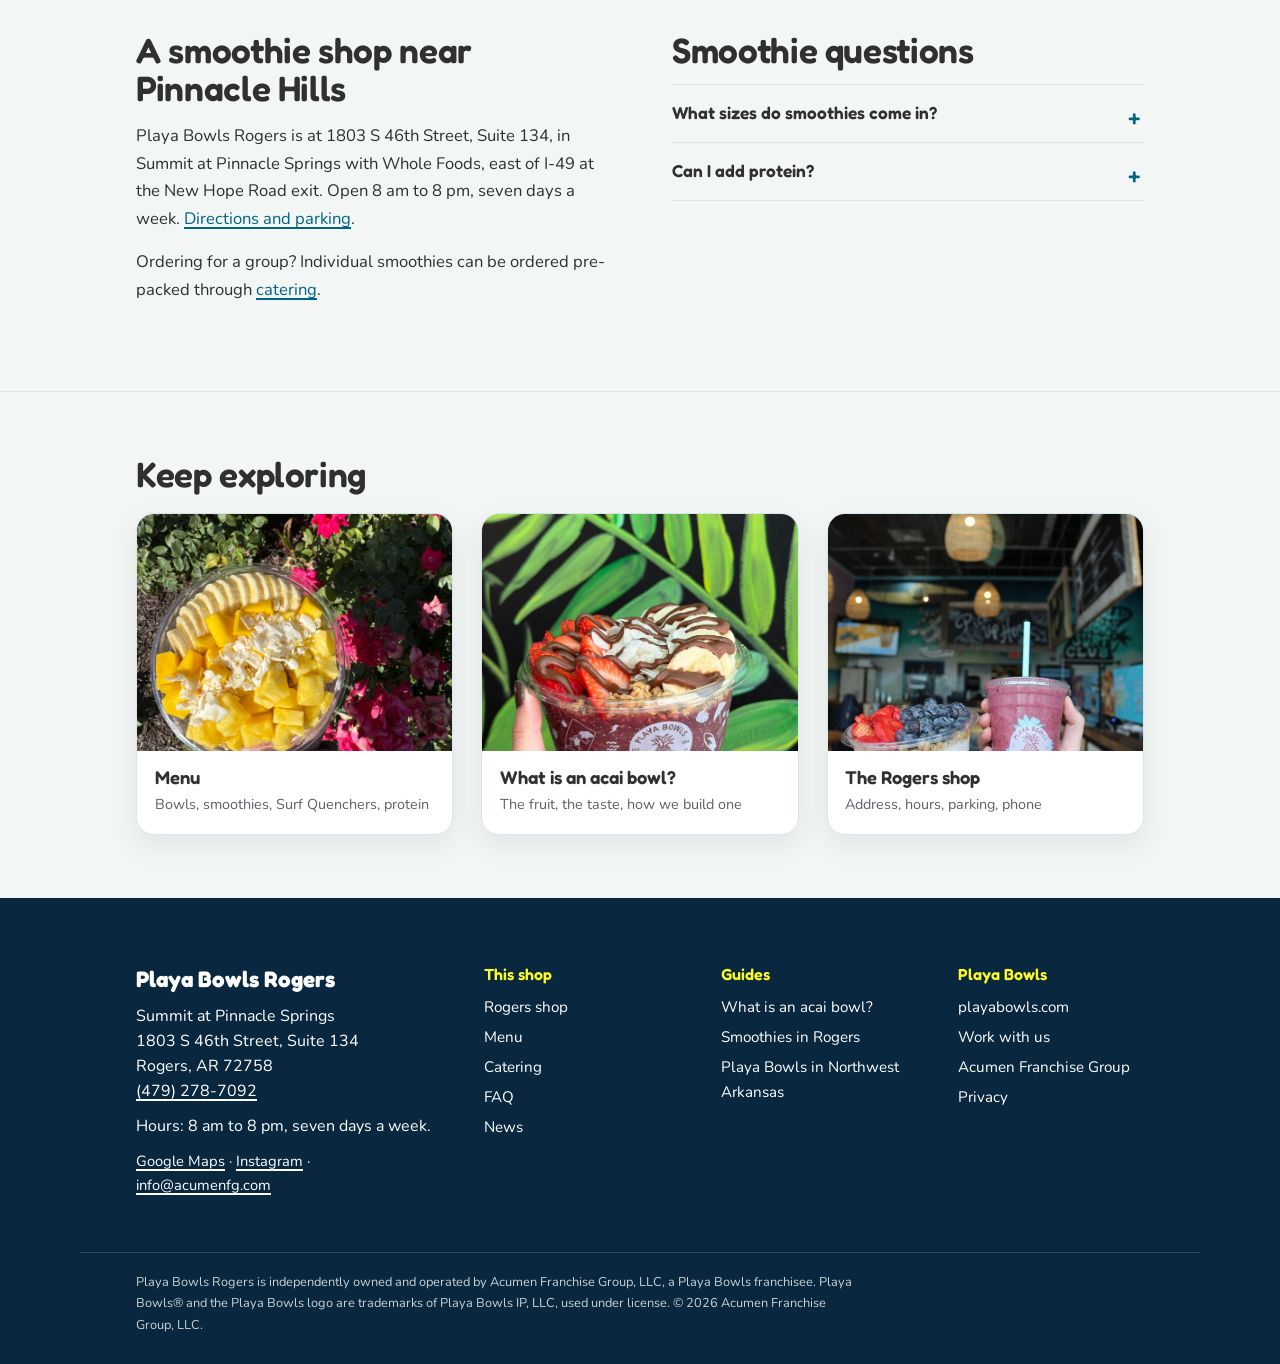
<file: playa-bowls/smoothies/index.html>
<!doctype html>
<html lang="en">
<head>
<meta charset="utf-8">
<meta name="viewport" content="width=device-width, initial-scale=1">
<title>Smoothies in Rogers, AR | Real-Fruit Smoothies at Playa Bowls Rogers</title>
<meta name="description" content="Real-fruit smoothies in Rogers, Arkansas, blended with coconut or cashew milk in 16 and 20 oz sizes, with protein add-ons. Now open at Summit at Pinnacle Springs.">
<link rel="canonical" href="https://acumenfg.com/playa-bowls/smoothies/">
<meta name="robots" content="index, follow, max-image-preview:large">
<meta property="og:type" content="website">
<meta property="og:site_name" content="Playa Bowls Rogers, AR">
<meta property="og:title" content="Smoothies in Rogers, Arkansas">
<meta property="og:description" content="Real-fruit smoothies in Rogers, Arkansas, blended with coconut or cashew milk in 16 and 20 oz sizes, with protein add-ons. Now open at Summit at Pinnacle Springs.">
<meta property="og:image" content="https://acumenfg.com/playa-bowls/img/og-smoothies.jpg">
<meta property="og:image:width" content="1200">
<meta property="og:image:height" content="630">
<meta property="og:url" content="https://acumenfg.com/playa-bowls/smoothies/">
<meta property="og:locale" content="en_US">
<meta name="twitter:card" content="summary_large_image">
<meta name="twitter:title" content="Smoothies in Rogers, Arkansas">
<meta name="twitter:description" content="Real-fruit smoothies in Rogers, Arkansas, blended with coconut or cashew milk in 16 and 20 oz sizes, with protein add-ons. Now open at Summit at Pinnacle Springs.">
<meta name="twitter:image" content="https://acumenfg.com/playa-bowls/img/og-smoothies.jpg">
<meta name="geo.region" content="US-AR">
<meta name="geo.placename" content="Rogers, Arkansas">
<meta name="geo.position" content="36.31538;-94.18008">
<meta name="ICBM" content="36.31538, -94.18008">
<link rel="icon" type="image/png" href="/playa-bowls/img/playa-logo-96.png">
<link rel="apple-touch-icon" href="/playa-bowls/img/playa-logo-192.png">
<link rel="preconnect" href="https://fonts.googleapis.com">
<link rel="preconnect" href="https://fonts.gstatic.com" crossorigin>
<link href="https://fonts.googleapis.com/css2?family=Fredoka:wght@400;500;600;700&family=Nunito:ital,wght@0,400;0,600;0,700;0,800;1,400&display=swap" rel="stylesheet">
<link rel="stylesheet" href="/playa-bowls/playa.css?v=20261122a">
<script type="application/ld+json">{"@context": "https://schema.org", "@type": "WebPage", "@id": "https://acumenfg.com/playa-bowls/smoothies/", "url": "https://acumenfg.com/playa-bowls/smoothies/", "name": "Smoothies in Rogers, AR", "description": "Real-fruit smoothies at Playa Bowls Rogers.", "about": {"@id": "https://acumenfg.com/playa-bowls/rogers/#restaurant"}, "inLanguage": "en-US", "isPartOf": {"@type": "WebSite", "name": "Acumen Franchise Group", "url": "https://acumenfg.com/"}}</script>
<script type="application/ld+json">{"@context": "https://schema.org", "@type": "FAQPage", "mainEntity": [{"@type": "Question", "name": "What sizes do smoothies come in?", "acceptedAnswer": {"@type": "Answer", "text": "16 and 20 ounces."}}, {"@type": "Question", "name": "Can I add protein?", "acceptedAnswer": {"@type": "Answer", "text": "Yes. Vanilla or chocolate whey protein can go in any smoothie or bowl."}}]}</script>
<script type="application/ld+json">{"@context": "https://schema.org", "@type": "BreadcrumbList", "itemListElement": [{"@type": "ListItem", "position": 1, "name": "Home", "item": "https://acumenfg.com/"}, {"@type": "ListItem", "position": 2, "name": "Playa Bowls", "item": "https://acumenfg.com/playa-bowls/"}, {"@type": "ListItem", "position": 3, "name": "Smoothies", "item": "https://acumenfg.com/playa-bowls/smoothies/"}]}</script>
<!-- Google tag (gtag.js) --><script async src="https://www.googletagmanager.com/gtag/js?id=G-MLLMX3P355"></script>
<script>window.dataLayer=window.dataLayer||[];function gtag(){dataLayer.push(arguments);}gtag('js',new Date());gtag('config','G-MLLMX3P355');</script>
</head>
<body>
<a class="skip" href="#main">Skip to content</a>
<header class="top">
  <div class="wrap top-inner">
    <a class="brand" href="/playa-bowls/" aria-label="Playa Bowls Rogers, Arkansas, section home">
      <img src="/playa-bowls/img/playa-logo-96.png" alt="" width="48" height="48">
      <span class="brand-text"><span class="brand-name">Playa Bowls</span><span class="brand-loc">Rogers, AR</span></span>
    </a>
    <nav class="sec-nav" aria-label="Playa Bowls Rogers">
      <a href="/playa-bowls/rogers/">Rogers shop</a>
      <a href="/playa-bowls/menu/">Menu</a>
      <a href="/playa-bowls/catering/">Catering</a>
      <a href="/playa-bowls/acai-bowls/">Acai bowls</a>
      <a href="/playa-bowls/smoothies/" class="on" aria-current="page">Smoothies</a>
      <a href="/playa-bowls/faq/">FAQ</a>
      <a href="/playa-bowls/news/">News</a>
    </nav>
    <a class="pill pill-cta" href="https://maps.google.com/?cid=12525250376500382225" rel="noopener">Directions</a>
  </div>
</header>

<main id="main">
  <section class="hero" aria-label="Smoothies at Playa Bowls Rogers">
    <div class="hero-media" aria-hidden="true"><picture><source media="(min-width: 900px)" srcset="/playa-bowls/img/smoothies-three-hero.jpg"><img src="/playa-bowls/img/smoothies-three-phone.jpg" alt="" width="1200" height="1500" fetchpriority="high" decoding="async"></picture></div>
    <div class="wrap hero-inner">
      <nav class="crumbs" aria-label="Breadcrumb"><ol><li><a href="/">Home</a></li><li><a href="/playa-bowls/">Playa Bowls</a></li><li aria-current="page">Smoothies</li></ol></nav>
      <p class="kicker">Smoothies</p>
      <h1>Smoothies in Rogers, AR</h1>
      <p class="lede">Real fruit blended with coconut or cashew milk, in 16 and 20 oz cups. Add protein to any smoothie. Now open at Summit at Pinnacle Springs.</p>
      
    </div>
  </section>

  <section class="sec">
    <div class="wrap two-col">
      <div class="prose">
        <h2>What goes in a Playa smoothie</h2>
        <p>Fruit, and a plant-based milk to blend it. The Strawberry Banana is strawberry, banana and coconut milk. The Aloha is banana, mango, pineapple and coconut milk. The Dolce is banana, chocolate protein, peanut butter and coconut milk, built for after the gym. The Pink Pitaya puts dragon fruit in a cup.</p>
        <p>Any smoothie can take a scoop of vanilla or chocolate whey protein.</p>
        <h2>Surf Quenchers</h2>
        <p>Surf Quenchers are Playa's shaken refreshers: a superfruit base with fruit puree, organic agave and lemon juice, poured over ice and made to order. The lineup is Mango Break (mango base, mango puree), Watermelon Swell (pitaya base, watermelon and strawberry purees) and Acai Splash (acai base, strawberry puree), with an optional plant-based energy boost of about 70 mg of caffeine from green coffee bean extract.</p>
        <h2>Smoothie or bowl?</h2>
        <p>Same fruit, different form. A bowl is blended thick and eaten with a spoon, with granola and fruit on top. A smoothie is blended thinner and goes in a cup for the drive to Bentonville. If you have never had acai, <a href="/playa-bowls/acai-bowls/">start with the bowl guide</a>.</p>
      </div>
      <figure class="fig"><img src="/playa-bowls/img/pink-smoothie.jpg" alt="A pink pitaya smoothie in a Playa Bowls cup held up outside" width="1080" height="1350" loading="lazy" decoding="async"><figcaption>Pink Pitaya smoothie.</figcaption></figure>
    </div>
  </section>

  <section class="sec sec-paper">
    <div class="wrap two-col">
      <div class="prose">
        <h2>A smoothie shop near Pinnacle Hills</h2>
        <p>Playa Bowls Rogers is at 1803 S 46th Street, Suite 134, in Summit at Pinnacle Springs with Whole Foods, east of I-49 at the New Hope Road exit. Open 8 am to 8 pm, seven days a week. <a href="/playa-bowls/rogers/">Directions and parking</a>.</p>
        <p>Ordering for a group? Individual smoothies can be ordered pre-packed through <a href="/playa-bowls/catering/">catering</a>.</p>
      </div>
      <div class="prose">
        <h2>Smoothie questions</h2>
        <div class="faq"><details><summary>What sizes do smoothies come in?</summary><div class="ans"><p>16 and 20 ounces.</p></div></details><details><summary>Can I add protein?</summary><div class="ans"><p>Yes. Vanilla or chocolate whey protein can go in any smoothie or bowl.</p></div></details></div>
      </div>
    </div>
  </section>
<section class="related" aria-labelledby="rel-h"><div class="wrap"><h2 id="rel-h">Keep exploring</h2><div class="cards"><a class="card" href="/playa-bowls/menu/"><img src="/playa-bowls/img/mango-overhead.jpg" alt="A mango bowl topped with strawberry, banana and granola" width="1400" height="1750" class="card-img" loading="lazy" decoding="async"><span class="card-body"><span class="card-title">Menu</span><span class="card-sub">Bowls, smoothies, Surf Quenchers, protein</span></span></a><a class="card" href="/playa-bowls/acai-bowls/"><img src="/playa-bowls/img/acai-palm.jpg" alt="An acai bowl with strawberry, banana and granola on palm leaves" width="1400" height="1750" class="card-img" loading="lazy" decoding="async"><span class="card-body"><span class="card-title">What is an acai bowl?</span><span class="card-sub">The fruit, the taste, how we build one</span></span></a><a class="card" href="/playa-bowls/rogers/"><img src="/playa-bowls/img/shop-interior.jpg" alt="Inside a Playa Bowls shop" width="1080" height="1350" class="card-img" loading="lazy" decoding="async"><span class="card-body"><span class="card-title">The Rogers shop</span><span class="card-sub">Address, hours, parking, phone</span></span></a></div></div></section>
</main>

<footer class="foot">
  <div class="wrap foot-grid">
    <div>
      <p class="foot-name">Playa Bowls Rogers</p>
      <address>Summit at Pinnacle Springs<br>1803 S 46th Street, Suite 134<br>Rogers, AR 72758<br><a href="tel:+14792787092">(479) 278-7092</a></address>
      <p class="foot-hours">Hours: 8 am to 8 pm, seven days a week.</p>
      <p class="foot-links"><a href="https://maps.google.com/?cid=12525250376500382225" rel="noopener">Google Maps</a> &middot; <a href="https://www.instagram.com/playabowlsrogers_nwa/" rel="noopener">Instagram</a> &middot; <a href="mailto:info@acumenfg.com">info@acumenfg.com</a></p>
    </div>
    <div>
      <p class="foot-head">This shop</p>
      <ul class="foot-list">
        <li><a href="/playa-bowls/rogers/">Rogers shop</a></li>
        <li><a href="/playa-bowls/menu/">Menu</a></li>
        <li><a href="/playa-bowls/catering/">Catering</a></li>
        <li><a href="/playa-bowls/faq/">FAQ</a></li>
        <li><a href="/playa-bowls/news/">News</a></li>
      </ul>
    </div>
    <div>
      <p class="foot-head">Guides</p>
      <ul class="foot-list">
        <li><a href="/playa-bowls/acai-bowls/">What is an acai bowl?</a></li>
        <li><a href="/playa-bowls/smoothies/">Smoothies in Rogers</a></li>
        <li><a href="/playa-bowls/">Playa Bowls in Northwest Arkansas</a></li>
      </ul>
    </div>
    <div>
      <p class="foot-head">Playa Bowls</p>
      <ul class="foot-list">
        <li><a href="https://www.playabowls.com/" rel="noopener">playabowls.com</a></li>
        <li><a href="mailto:recruiting@acumenfg.com">Work with us</a></li>
        <li><a href="/">Acumen Franchise Group</a></li>
        <li><a href="/privacy.html">Privacy</a></li>
      </ul>
    </div>
  </div>
  <div class="wrap foot-legal">
    <p>Playa Bowls Rogers is independently owned and operated by Acumen Franchise Group, LLC, a Playa Bowls franchisee. Playa Bowls&reg; and the Playa Bowls logo are trademarks of Playa Bowls IP, LLC, used under license. &copy; <span id="yr">2026</span> Acumen Franchise Group, LLC.</p>
  </div>
</footer>
<script>document.getElementById('yr').textContent=new Date().getFullYear();</script>
<!-- Cloudflare Web Analytics --><script type='module' src='https://static.cloudflareinsights.com/beacon.min.js' data-cf-beacon='{"token": "2d0c04c42d474562a3149b8317588e90"}'></script><!-- End Cloudflare Web Analytics -->
</body>
</html>
</file>
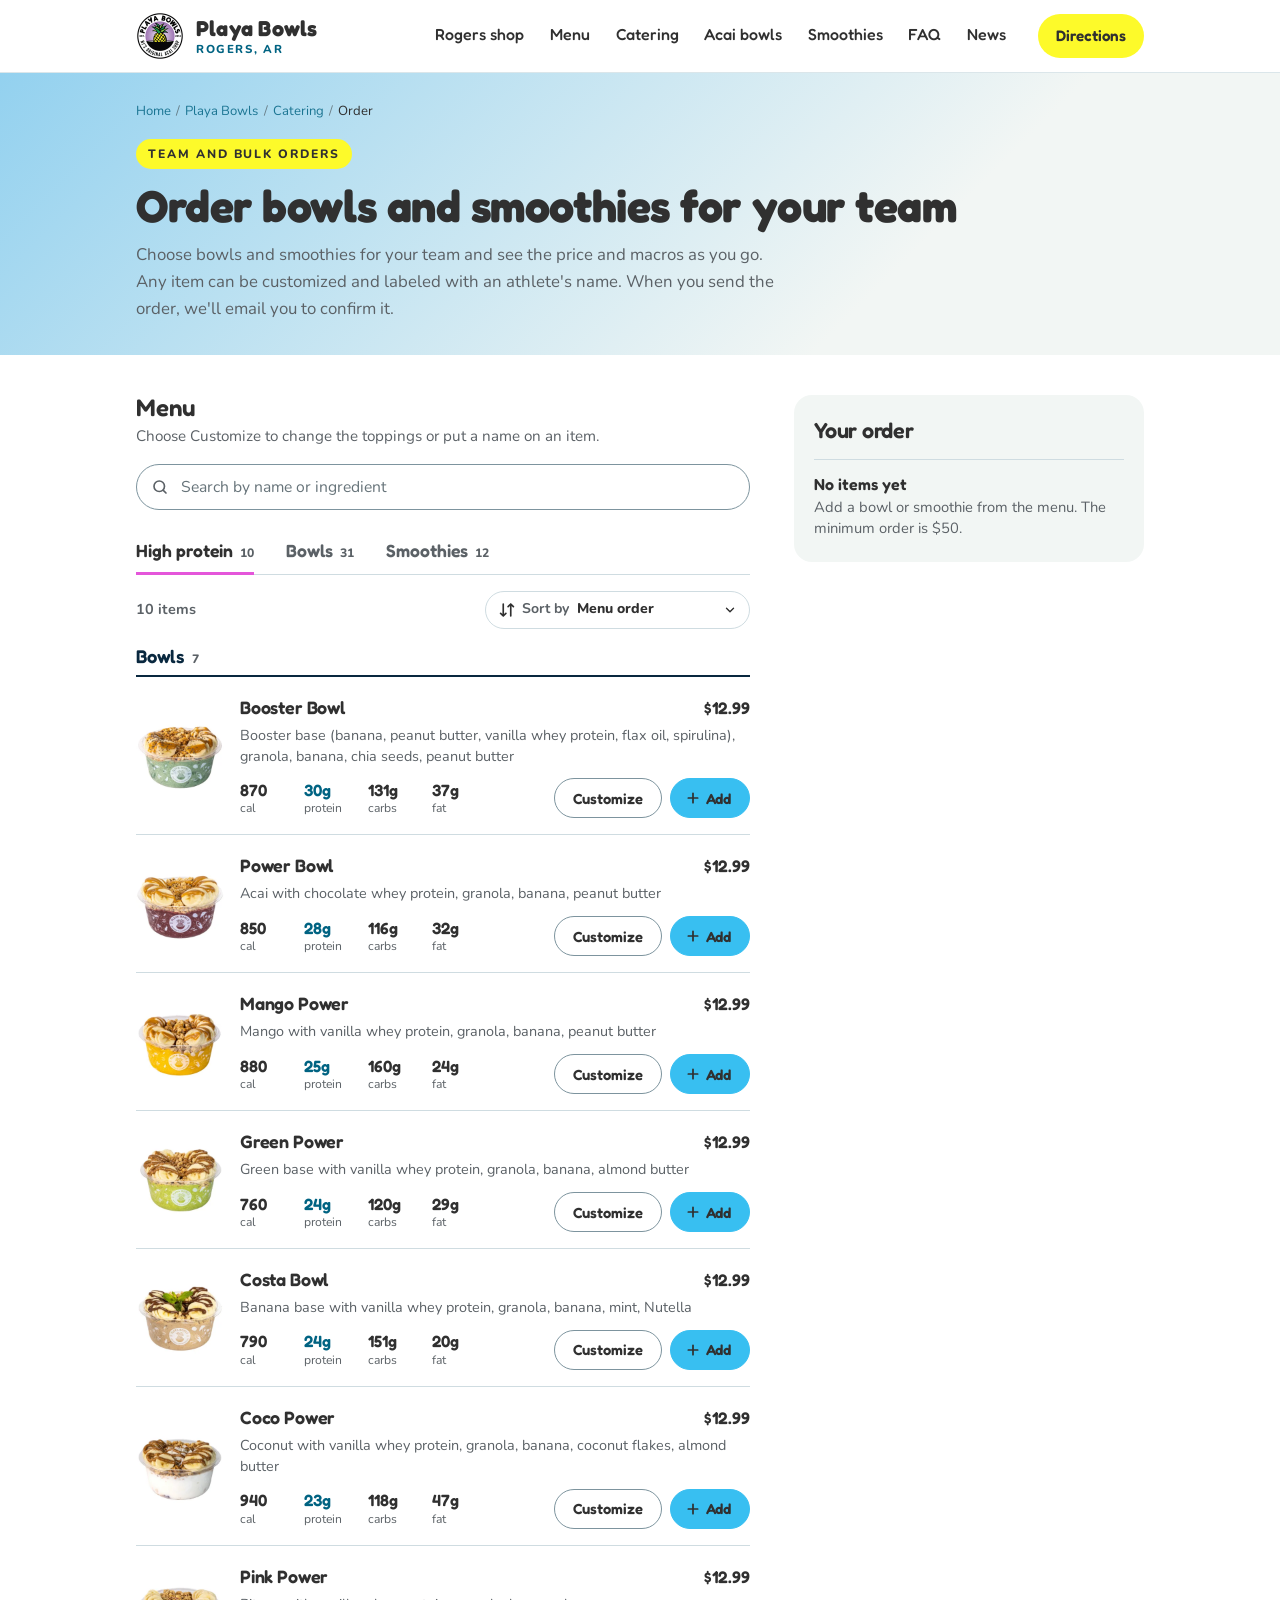
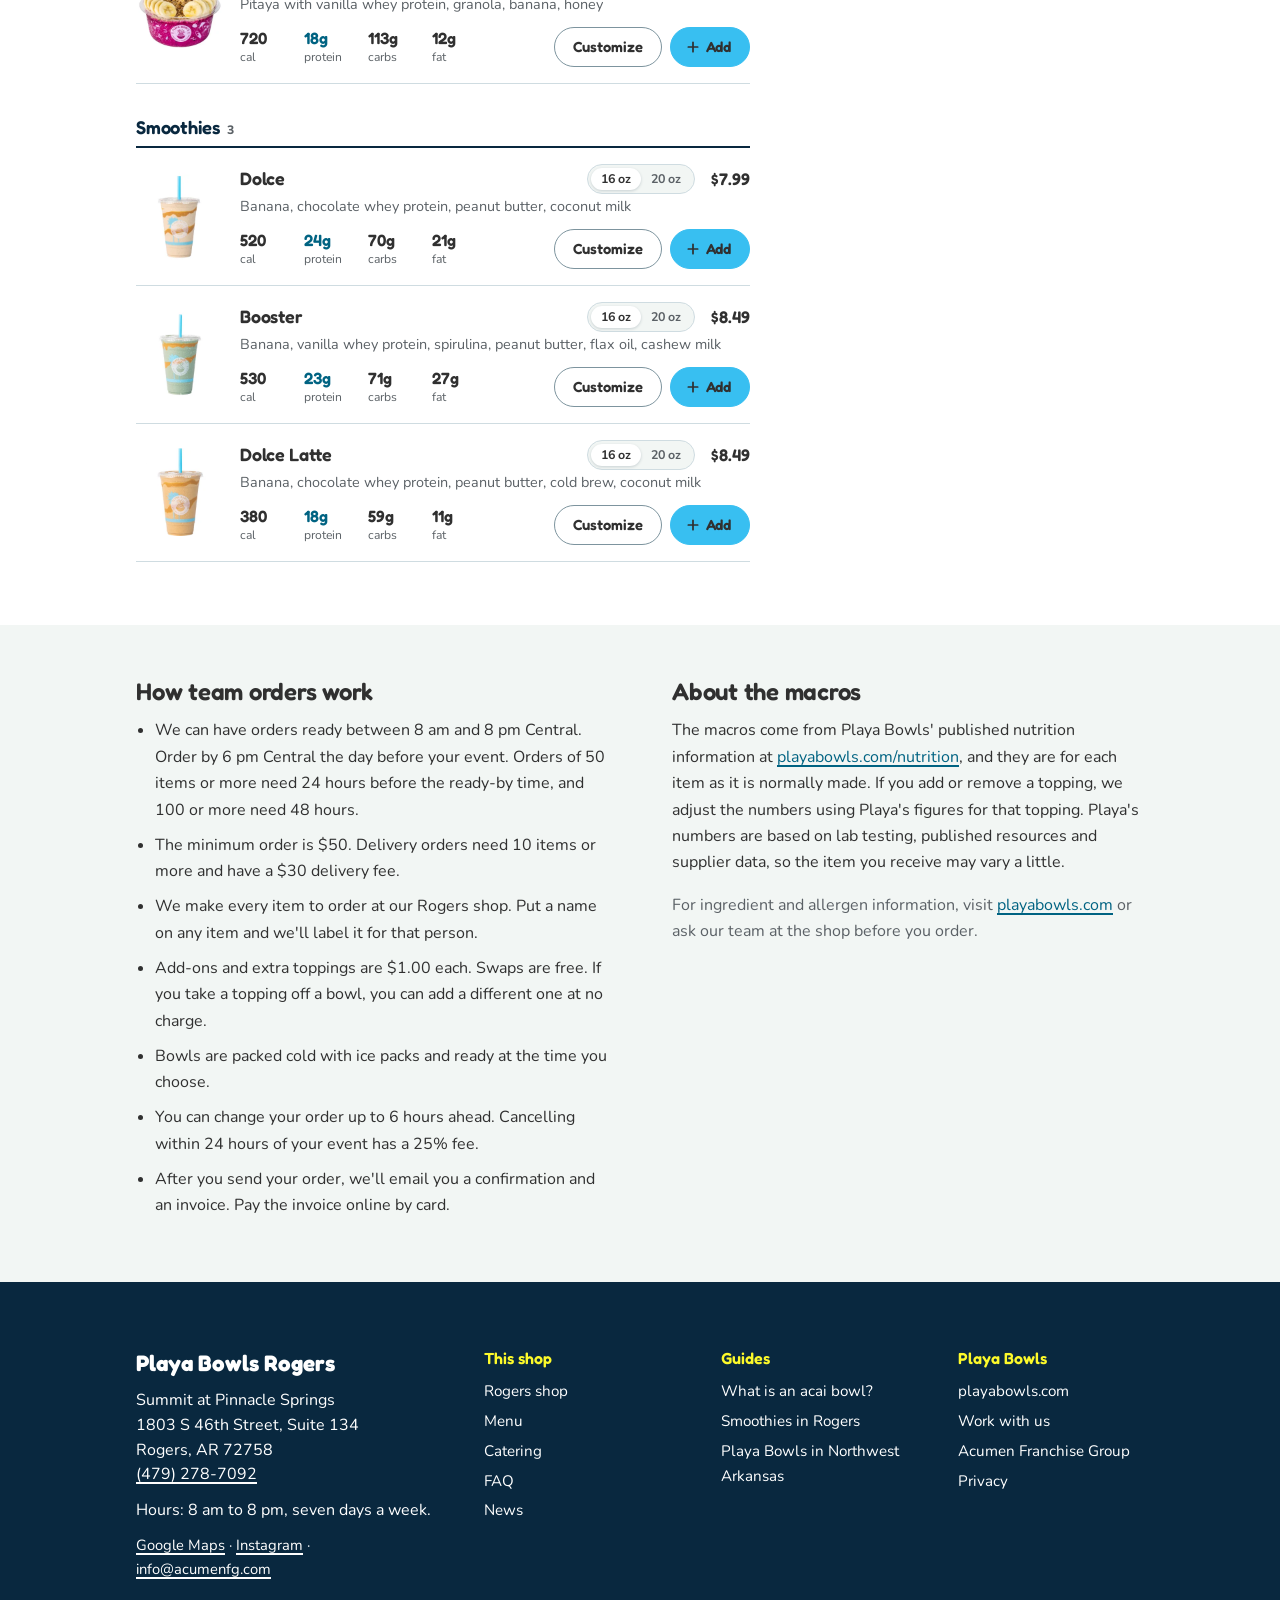
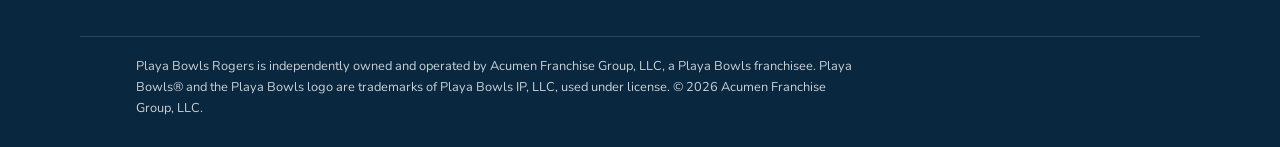
<file: playa-bowls/catering/order/index.html>
<!doctype html>
<html lang="en">
<head>
<meta charset="utf-8">
<meta name="viewport" content="width=device-width, initial-scale=1">
<title>Order Playa Bowls Catering for Your Team | Rogers, AR</title>
<meta name="description" content="Build a bulk order of Playa Bowls bowls and smoothies for your team, with macros for every item, athlete labels and a printable quote. Made at the Rogers shop, pickup or delivery across NWA.">
<link rel="canonical" href="https://acumenfg.com/playa-bowls/catering/order/">
<meta name="robots" content="index, follow, max-image-preview:large">
<meta property="og:type" content="website">
<meta property="og:site_name" content="Playa Bowls Rogers, AR">
<meta property="og:title" content="Order Playa Bowls catering for your team">
<meta property="og:description" content="Build a bulk order of Playa Bowls bowls and smoothies for your team, with macros for every item, athlete labels and a printable quote. Made at the Rogers shop, pickup or delivery across NWA.">
<meta property="og:image" content="https://acumenfg.com/playa-bowls/img/og-order.jpg">
<meta property="og:image:width" content="1200">
<meta property="og:image:height" content="630">
<meta property="og:url" content="https://acumenfg.com/playa-bowls/catering/order/">
<meta property="og:locale" content="en_US">
<meta name="twitter:card" content="summary_large_image">
<meta name="twitter:title" content="Order Playa Bowls catering for your team">
<meta name="twitter:description" content="Build a bulk order of Playa Bowls bowls and smoothies for your team, with macros for every item, athlete labels and a printable quote. Made at the Rogers shop, pickup or delivery across NWA.">
<meta name="twitter:image" content="https://acumenfg.com/playa-bowls/img/og-order.jpg">
<meta name="geo.region" content="US-AR">
<meta name="geo.placename" content="Rogers, Arkansas">
<meta name="geo.position" content="36.31538;-94.18008">
<meta name="ICBM" content="36.31538, -94.18008">
<link rel="icon" type="image/png" href="/playa-bowls/img/playa-logo-96.png">
<link rel="apple-touch-icon" href="/playa-bowls/img/playa-logo-192.png">
<link rel="preconnect" href="https://fonts.googleapis.com">
<link rel="preconnect" href="https://fonts.gstatic.com" crossorigin>
<link href="https://fonts.googleapis.com/css2?family=Fredoka:wght@400;500;600;700&family=Nunito:ital,wght@0,400;0,600;0,700;0,800;1,400&display=swap" rel="stylesheet">
<link rel="stylesheet" href="/playa-bowls/playa.css?v=20261122a">
<script type="application/ld+json">{"@context": "https://schema.org", "@type": "WebPage", "@id": "https://acumenfg.com/playa-bowls/catering/order/", "url": "https://acumenfg.com/playa-bowls/catering/order/", "name": "Order Playa Bowls catering for your team", "description": "Bulk order builder for Playa Bowls Rogers bowls and smoothies, with per-item macros.", "about": {"@id": "https://acumenfg.com/playa-bowls/rogers/#restaurant"}, "inLanguage": "en-US", "isPartOf": {"@type": "WebSite", "name": "Acumen Franchise Group", "url": "https://acumenfg.com/"}}</script>
<script type="application/ld+json">{"@context": "https://schema.org", "@type": "BreadcrumbList", "itemListElement": [{"@type": "ListItem", "position": 1, "name": "Home", "item": "https://acumenfg.com/"}, {"@type": "ListItem", "position": 2, "name": "Playa Bowls", "item": "https://acumenfg.com/playa-bowls/"}, {"@type": "ListItem", "position": 3, "name": "Catering", "item": "https://acumenfg.com/playa-bowls/catering/"}, {"@type": "ListItem", "position": 4, "name": "Order", "item": "https://acumenfg.com/playa-bowls/catering/order/"}]}</script>
<!-- Google tag (gtag.js) --><script async src="https://www.googletagmanager.com/gtag/js?id=G-MLLMX3P355"></script>
<script>window.dataLayer=window.dataLayer||[];function gtag(){dataLayer.push(arguments);}gtag('js',new Date());gtag('config','G-MLLMX3P355');</script>
</head>
<body>
<a class="skip" href="#main">Skip to content</a>
<header class="top">
  <div class="wrap top-inner">
    <a class="brand" href="/playa-bowls/" aria-label="Playa Bowls Rogers, Arkansas, section home">
      <img src="/playa-bowls/img/playa-logo-96.png" alt="" width="48" height="48">
      <span class="brand-text"><span class="brand-name">Playa Bowls</span><span class="brand-loc">Rogers, AR</span></span>
    </a>
    <nav class="sec-nav" aria-label="Playa Bowls Rogers">
      <a href="/playa-bowls/rogers/">Rogers shop</a>
      <a href="/playa-bowls/menu/">Menu</a>
      <a href="/playa-bowls/catering/">Catering</a>
      <a href="/playa-bowls/acai-bowls/">Acai bowls</a>
      <a href="/playa-bowls/smoothies/">Smoothies</a>
      <a href="/playa-bowls/faq/">FAQ</a>
      <a href="/playa-bowls/news/">News</a>
    </nav>
    <a class="pill pill-cta" href="https://maps.google.com/?cid=12525250376500382225" rel="noopener">Directions</a>
  </div>
</header>

<main id="main">
  <section class="hero hero-plain" aria-label="Order catering">
    <div class="wrap hero-inner">
      <nav class="crumbs" aria-label="Breadcrumb"><ol><li><a href="/">Home</a></li><li><a href="/playa-bowls/">Playa Bowls</a></li><li><a href="/playa-bowls/catering/">Catering</a></li><li aria-current="page">Order</li></ol></nav>
      <p class="kicker">Team and bulk orders</p>
      <h1>Order bowls and smoothies for your team</h1>
      <p class="lede">Choose bowls and smoothies for your team and see the price and macros as you go. Any item can be customized and labeled with an athlete's name. When you send the order, we'll email you to confirm it.</p>
      
    </div>
  </section>

  <section class="sec co-sec">
    <div class="wrap">
      <div class="co" id="co">
        <div class="co-main">
          <div class="co-menu" id="co-menu">
            <h2 id="co-menu-h" tabindex="-1">Menu</h2>
            <p class="co-intro">Choose Customize to change the toppings or put a name on an item.</p>
            <label class="co-search"><span class="co-sr">Search the menu</span><svg viewBox="0 0 24 24" width="18" height="18" fill="none" stroke="currentColor" stroke-width="2.2" stroke-linecap="round" aria-hidden="true"><circle cx="11" cy="11" r="7"/><path d="M20 20l-3.6-3.6"/></svg><input type="search" id="co-q" placeholder="Search by name or ingredient" autocomplete="off"></label>
            <div class="co-tabs" id="co-tabs" role="group" aria-label="Menu sections"></div>
            <div class="co-sub" id="co-sub" role="group" aria-label="Bowl base" hidden></div>
            <div class="co-listbar">
              <p class="co-count" id="co-count" role="status" aria-live="polite"></p>
              <label class="co-sort"><svg viewBox="0 0 24 24" width="18" height="18" fill="none" stroke="currentColor" stroke-width="2.2" stroke-linecap="round" stroke-linejoin="round" aria-hidden="true"><path d="M7 4v16M3.5 16.5L7 20l3.5-3.5M17 20V4M13.5 7.5L17 4l3.5 3.5"/></svg><span>Sort by</span><select id="co-sort" aria-label="Sort by">
                <option value="menu">Menu order</option>
                <option value="protein">Protein, high to low</option>
                <option value="carbs">Carbs, high to low</option>
                <option value="cal">Calories, low to high</option>
                <option value="calhi">Calories, high to low</option>
              </select></label>
            </div>
            <div id="co-list" class="co-list"></div>
          </div>

          <div class="co-details" id="co-details">
            <button type="button" class="co-back" id="co-back"><svg viewBox="0 0 24 24" width="18" height="18" fill="none" stroke="currentColor" stroke-width="2.2" stroke-linecap="round" stroke-linejoin="round" aria-hidden="true"><path d="M19 12H5M11 6l-6 6 6 6"/></svg> Back to the menu</button>
            <h2 id="co-details-h" tabindex="-1">Event details</h2>
            <form id="co-form" class="co-form" novalidate>
              <h3>When and where</h3><div class="co-f" data-f="date"><label for="co-date">Event date</label><input id="co-date" type="date" name="date" aria-describedby="co-date-h co-date-e" required><p class="co-hint" id="co-date-h"></p><p class="co-err" id="co-date-e"></p></div><div class="co-f" data-f="time"><label for="co-time">Ready by (Central time)</label><input id="co-time" type="time" name="time" aria-describedby="co-time-h co-time-e" required min="08:00" max="20:00"><p class="co-hint" id="co-time-h">Between 8 am and 8 pm, Rogers time.</p><p class="co-err" id="co-time-e"></p></div><fieldset class="co-radio wide"><legend>Pickup or delivery</legend><label><input type="radio" name="mode" value="Pickup" checked> Pickup at the Rogers shop</label><label><input type="radio" name="mode" value="Delivery"> Delivery in Northwest Arkansas ($30, 10 items or more)</label></fieldset><div class="co-f wide" data-f="address"><label for="co-address">Delivery address</label><input id="co-address" type="text" name="address" aria-describedby="co-address-h co-address-e" autocomplete="street-address" maxlength="240"><p class="co-hint" id="co-address-h">Include the building and the room, field or gate.</p><p class="co-err" id="co-address-e"></p></div><h3>Your details</h3><div class="co-f" data-f="name"><label for="co-name">Your name</label><input id="co-name" type="text" name="name" aria-describedby="co-name-h co-name-e" autocomplete="name" maxlength="120" required><p class="co-hint" id="co-name-h"></p><p class="co-err" id="co-name-e"></p></div><div class="co-f" data-f="org"><label for="co-org">Team or organization</label><input id="co-org" type="text" name="org" aria-describedby="co-org-h co-org-e" autocomplete="organization" maxlength="120" required><p class="co-hint" id="co-org-h"></p><p class="co-err" id="co-org-e"></p></div><div class="co-f" data-f="email"><label for="co-email">Email</label><input id="co-email" type="email" name="email" aria-describedby="co-email-h co-email-e" autocomplete="email" maxlength="120" required><p class="co-hint" id="co-email-h">We'll send the confirmation and invoice here.</p><p class="co-err" id="co-email-e"></p></div><div class="co-f" data-f="phone"><label for="co-phone">Phone</label><input id="co-phone" type="tel" name="phone" aria-describedby="co-phone-h co-phone-e" autocomplete="tel" maxlength="40" required><p class="co-hint" id="co-phone-h"></p><p class="co-err" id="co-phone-e"></p></div><h3>Anything else</h3><div class="co-f wide" data-f="billto"><label for="co-billto">Send the invoice to someone else (optional)</label><input id="co-billto" type="text" name="billto" aria-describedby="co-billto-h co-billto-e" maxlength="240"><p class="co-hint" id="co-billto-h">Their name and email, plus a PO number if you use one.</p><p class="co-err" id="co-billto-e"></p></div><div class="co-f wide" data-f="notes"><label for="co-notes">Notes (optional)</label><textarea id="co-notes" name="notes" rows="3" aria-describedby="co-notes-h co-notes-e" maxlength="1500"></textarea><p class="co-hint" id="co-notes-h">Up to 1,500 characters.</p><p class="co-err" id="co-notes-e"></p></div>
              <div class="co-hp" aria-hidden="true"><label>Website<input type="text" name="website" tabindex="-1" autocomplete="off"></label></div>
              <div class="co-send wide">
                <p class="co-recap" id="co-recap"></p>
                <p class="co-msg" id="co-msg" role="status" aria-live="polite"></p>
                <div class="co-actions">
                  <button type="submit" class="btn">Send order</button>
                  <button type="button" class="btn btn-line" id="co-print">Print quote</button>
                  <button type="button" class="btn btn-line" id="co-copy">Copy order</button>
                  <button type="button" class="btn btn-line" id="co-mail" hidden>Email the order instead</button>
                </div>
                <p class="co-fine">Sending an order doesn't charge you. We'll email you to confirm it, then send an invoice you can pay by card. Questions? Call <a href="tel:+14792787092">(479) 278-7092</a>. <a href="/privacy.html">How we use these details</a>.</p>
              </div>
            </form>
          </div>

          <div class="co-done" id="co-done" hidden>
            <div class="co-done-main">
              <div class="co-done-head">
                <span class="co-done-ic"><svg viewBox="0 0 24 24" width="26" height="26" fill="none" stroke="currentColor" stroke-width="2.8" stroke-linecap="round" stroke-linejoin="round" aria-hidden="true"><path d="M5 12.5l4.5 4.5L19 7.5"/></svg></span>
                <div><h2 id="co-done-h" tabindex="-1">Order sent</h2><p class="co-done-ref">Reference <b id="co-done-ref"></b></p></div>
              </div>
              <p class="co-done-lede" id="co-done-next"></p>
              <h3>What happens next</h3>
              <ol class="co-steps" id="co-done-steps"></ol>
              <div class="co-actions">
                <button type="button" class="btn" id="co-done-print">Print a copy</button>
                <button type="button" class="btn btn-line" id="co-done-new">Start a new order</button>
              </div>
              <p class="co-fine">Need to change something? Call <a href="tel:+14792787092">(479) 278-7092</a> or email <a href="mailto:info@acumenfg.com">info@acumenfg.com</a> and mention your reference.</p>
            </div>
            <aside class="co-done-card" aria-labelledby="co-done-oh">
              <h3 id="co-done-oh">Your order</h3>
              <dl class="co-facts" id="co-done-facts"></dl>
              <ul class="co-rlines" id="co-done-recap"></ul>
              <div class="co-rtotal" id="co-done-total"></div>
            </aside>
          </div>
        </div>

        <aside class="co-cart" id="co-cart" aria-labelledby="co-order-h">
          <div class="co-cart-inner">
            <div class="co-cart-head"><h2 id="co-order-h" tabindex="-1">Your order</h2><button type="button" class="co-link" id="co-clear" hidden>Clear order</button></div>
            <ul id="co-lines" class="co-lines"></ul>
            <div class="co-totals" id="co-totals"></div>
            <p class="co-msg" id="co-cart-msg" role="status" aria-live="polite"></p>
            <button type="button" class="btn co-next" id="co-next">Continue to event details</button>
            <button type="button" class="btn btn-line co-print-q" id="co-print2">Print quote</button>
          </div>
        </aside>
      </div>
    </div>
    <p class="co-sr" id="co-live" role="status" aria-live="polite"></p>
  </section>

  <div class="co-bar" id="co-bar"><span id="co-bar-sum"></span><button type="button" class="btn" id="co-bar-go">View order</button></div>

  <dialog class="co-dlg" id="co-dlg" aria-labelledby="co-d-title">
    <form class="co-d" id="co-d-form" novalidate>
      <header class="co-d-head">
        <img id="co-d-img" class="co-d-img" alt="" width="72" height="72">
        <div class="co-d-ttl"><h2 id="co-d-title" tabindex="-1"></h2><p id="co-d-base"></p></div>
        <button type="button" class="co-x" data-close aria-label="Close without saving"><svg viewBox="0 0 24 24" width="20" height="20" fill="none" stroke="currentColor" stroke-width="2.2" stroke-linecap="round" aria-hidden="true"><path d="M6 6l12 12M18 6L6 18"/></svg></button>
      </header>
      <p class="co-d-mac" id="co-d-mac" aria-live="polite"></p>
      <div class="co-d-body" id="co-d-body"></div>
      <footer class="co-d-foot">
        <p class="co-d-note" id="co-d-note" aria-live="polite"></p>
        <div class="co-d-go"><span id="co-d-qtywrap"></span><button type="submit" class="btn" id="co-d-save"></button></div>
      </footer>
    </form>
  </dialog>

  <section class="sec sec-paper co-info">
    <div class="wrap two-col">
      <div class="prose">
        <h2>How team orders work</h2>
        <ul class="list">
          <li>We can have orders ready between 8 am and 8 pm Central. Order by 6 pm Central the day before your event. Orders of 50 items or more need 24 hours before the ready-by time, and 100 or more need 48 hours.</li>
          <li>The minimum order is $50. Delivery orders need 10 items or more and have a $30 delivery fee.</li>
          <li>We make every item to order at our Rogers shop. Put a name on any item and we'll label it for that person.</li>
          <li>Add-ons and extra toppings are $1.00 each. Swaps are free. If you take a topping off a bowl, you can add a different one at no charge.</li>
          <li>Bowls are packed cold with ice packs and ready at the time you choose.</li>
          <li>You can change your order up to 6 hours ahead. Cancelling within 24 hours of your event has a 25% fee.</li>
          <li>After you send your order, we'll email you a confirmation and an invoice. Pay the invoice online by card.</li>
        </ul>
      </div>
      <div class="prose">
        <h2>About the macros</h2>
        <p>The macros come from Playa Bowls' published nutrition information at <a href="https://www.playabowls.com/nutrition" rel="noopener">playabowls.com/nutrition</a>, and they are for each item as it is normally made. If you add or remove a topping, we adjust the numbers using Playa's figures for that topping. Playa's numbers are based on lab testing, published resources and supplier data, so the item you receive may vary a little.</p>
        <p class="small">For ingredient and allergen information, visit <a href="https://www.playabowls.com/nutrition" rel="noopener">playabowls.com</a> or ask our team at the shop before you order.</p>
      </div>
    </div>
  </section>
<script>
(function(){
"use strict";
var D={"items":[{"id":"8th Ave","type":"bowl","cat":"Acai","name":"8th Ave","base":"Acai","build":"Acai, granola, banana, honey","price":11.49,"m":[630,8,113,17,48,6,75],"inc":[["granola",1],["banana",2],["honey",1]],"lock":[],"img":"8th-ave.webp"},{"id":"Pura Vida","type":"bowl","cat":"Acai","name":"Pura Vida","base":"Acai","build":"Acai, granola, strawberry, blueberry, honey","price":12.99,"m":[580,8,99,17,42,6,75],"inc":[["granola",1],["strawberry",1],["blueberry",1],["honey",1]],"lock":[],"img":"pura-vida.webp"},{"id":"Tropical","type":"bowl","cat":"Acai","name":"Tropical","base":"Acai","build":"Acai, granola, pineapple, banana, coconut flakes, honey","price":12.49,"m":[660,9,109,21,47,6,80],"inc":[["granola",1],["pineapple",1],["banana",1],["coconut",1],["honey",1]],"lock":[],"img":"tropical.webp"},{"id":"Nutella Bowl","type":"bowl","cat":"Acai","name":"Nutella Bowl","base":"Acai","build":"Acai, granola, strawberry, banana, coconut flakes, Nutella","price":12.99,"m":[780,11,119,30,57,7,90],"inc":[["granola",1],["strawberry",1],["banana",1],["coconut",1],["nutella",1]],"lock":[],"img":"nutella-bowl.webp"},{"id":"Power Bowl","type":"bowl","cat":"Acai","name":"Power Bowl","base":"Acai with chocolate whey protein","build":"Acai with chocolate whey protein, granola, banana, peanut butter","price":12.99,"m":[850,28,116,32,44,8,270],"inc":[["granola",1],["banana",2],["pb",1]],"lock":["p_cw"],"img":"power-bowl.webp"},{"id":"Pink Flamingo","type":"bowl","cat":"Pitaya","name":"Pink Flamingo","base":"Pitaya","build":"Pitaya, granola, banana, honey","price":11.49,"m":[640,5,101,9,98,9,90],"inc":[["granola",1],["banana",2],["honey",1]],"lock":[],"img":"pink-flamingo.webp"},{"id":"Dragonberry","type":"bowl","cat":"Pitaya","name":"Dragonberry","base":"Pitaya","build":"Pitaya, granola, strawberry, blueberry, honey","price":12.99,"m":[590,5,87,9,92,9,90],"inc":[["granola",1],["strawberry",1],["blueberry",1],["honey",1]],"lock":[],"img":"dragonberry.webp"},{"id":"Electric Mermaid","type":"bowl","cat":"Pitaya","name":"Electric Mermaid","base":"Pitaya","build":"Pitaya, granola, mango, pineapple, kiwi, coconut flakes, honey","price":12.99,"m":[670,6,98,13,101,10,95],"inc":[["granola",1],["mango",1],["pineapple",1],["kiwi",1],["coconut",1],["honey",1]],"lock":[],"img":"electric-mermaid.webp"},{"id":"Goji Bowl","type":"bowl","cat":"Pitaya","name":"Goji Bowl","base":"Pitaya","build":"Pitaya, granola, pineapple, banana, coconut flakes, goji berries, honey","price":12.99,"m":[710,7,106,13,102,10,150],"inc":[["granola",1],["pineapple",1],["banana",1],["coconut",1],["goji",1],["honey",1]],"lock":[],"img":"goji-bowl.webp"},{"id":"Nutaya","type":"bowl","cat":"Pitaya","name":"Nutaya","base":"Pitaya","build":"Pitaya, granola, blueberry, banana, coconut flakes, cacao nibs, Nutella","price":12.99,"m":[840,9,112,24,109,12,105],"inc":[["granola",1],["blueberry",1],["banana",1],["coconut",1],["cacao",1],["nutella",1]],"lock":[],"img":"nutaya.webp"},{"id":"Pink Power","type":"bowl","cat":"Pitaya","name":"Pink Power","base":"Pitaya with vanilla whey protein","build":"Pitaya with vanilla whey protein, granola, banana, honey","price":12.99,"m":[720,18,113,12,99,9,210],"inc":[["granola",1],["banana",2],["honey",1]],"lock":["p_vw"],"img":"pink-power.webp"},{"id":"Ocean Ave","type":"bowl","cat":"Green","name":"Ocean Ave","base":"Green base","build":"Green base, granola, banana, honey","price":11.49,"m":[530,9,110,10,58,12,85],"inc":[["granola",1],["banana",2],["honey",1]],"lock":[],"img":"ocean-ave.webp"},{"id":"Lola","type":"bowl","cat":"Green","name":"Lola","base":"Green base","build":"Green base, granola, mango, pineapple, coconut flakes, honey","price":12.49,"m":[540,9,101,14,58,12,85],"inc":[["granola",1],["mango",1],["pineapple",1],["coconut",1],["honey",1]],"lock":[],"img":"lola.webp"},{"id":"Pacific","type":"bowl","cat":"Green","name":"Pacific","base":"Green base","build":"Green base, granola, strawberry, banana, almonds, chia seeds, honey","price":12.49,"m":[570,11,104,15,54,13,85],"inc":[["granola",1],["strawberry",1],["banana",1],["almonds",1],["chia",1],["honey",1]],"lock":[],"img":"pacific.webp"},{"id":"Hemp Bowl","type":"bowl","cat":"Green","name":"Hemp Bowl","base":"Green base","build":"Green base, granola, blueberry, banana, hemp seeds, agave","price":12.49,"m":[620,11,123,13,72,12,85],"inc":[["granola",1],["blueberry",1],["banana",1],["hemp",1],["agave",1]],"lock":[],"img":"hemp-bowl.webp"},{"id":"Green Power","type":"bowl","cat":"Green","name":"Green Power","base":"Green base with vanilla whey protein","build":"Green base with vanilla whey protein, granola, banana, almond butter","price":12.99,"m":[760,24,120,29,55,14,200],"inc":[["granola",1],["banana",2],["ab",1]],"lock":["p_vw"],"img":"green-power.webp"},{"id":"Coco Bowl","type":"bowl","cat":"Coconut","name":"Coco Bowl","base":"Coconut","build":"Coconut, granola, banana, honey","price":11.49,"m":[660,8,106,23,54,6,75],"inc":[["granola",1],["banana",2],["honey",1]],"lock":[],"img":"coco-bowl.webp"},{"id":"Coco Berry","type":"bowl","cat":"Coconut","name":"Coco Berry","base":"Coconut","build":"Coconut, granola, strawberry, blueberry, honey","price":12.99,"m":[610,8,92,23,48,6,75],"inc":[["granola",1],["strawberry",1],["blueberry",1],["honey",1]],"lock":[],"img":"coco-berry.webp"},{"id":"Coco Craze","type":"bowl","cat":"Coconut","name":"Coco Craze","base":"Coconut","build":"Coconut, granola, mango, pineapple, banana, coconut flakes, honey","price":12.99,"m":[720,9,111,28,61,7,80],"inc":[["granola",1],["mango",1],["pineapple",1],["banana",1],["coconut",1],["honey",1]],"lock":[],"img":"coco-craze.webp"},{"id":"Nutelloco","type":"bowl","cat":"Coconut","name":"Nutelloco","base":"Coconut","build":"Coconut, granola, strawberry, banana, coconut flakes, cacao nibs, Nutella","price":12.99,"m":[850,12,114,39,63,9,90],"inc":[["granola",1],["strawberry",1],["banana",1],["coconut",1],["cacao",1],["nutella",1]],"lock":[],"img":"nutelloco.webp"},{"id":"Coco Power","type":"bowl","cat":"Coconut","name":"Coco Power","base":"Coconut with vanilla whey protein","build":"Coconut with vanilla whey protein, granola, banana, coconut flakes, almond butter","price":12.99,"m":[940,23,118,47,52,9,190],"inc":[["granola",1],["banana",2],["coconut",1],["ab",1]],"lock":["p_vw"],"img":"coco-power.webp"},{"id":"Mucho Mango","type":"bowl","cat":"Mango","name":"Mucho Mango","base":"Mango","build":"Mango, granola, banana, pineapple, coconut flakes, honey","price":12.49,"m":[680,5,142,11,103,12,60],"inc":[["granola",1],["banana",1],["pineapple",1],["coconut",1],["honey",1]],"lock":[],"img":"mucho-mango.webp"},{"id":"Mango Berry","type":"bowl","cat":"Mango","name":"Mango Berry","base":"Mango","build":"Mango, granola, strawberry, blueberry, honey","price":12.99,"m":[580,5,132,7,95,11,60],"inc":[["granola",1],["strawberry",1],["blueberry",1],["honey",1]],"lock":[],"img":"mango-berry.webp"},{"id":"Goldie Mango","type":"bowl","cat":"Mango","name":"Goldie Mango","base":"Mango","build":"Mango, granola, banana, strawberry, Nutella","price":12.99,"m":[760,7,150,16,112,13,70],"inc":[["granola",1],["banana",1],["strawberry",1],["nutella",1]],"lock":[],"img":"goldie-mango.webp"},{"id":"Mango Power","type":"bowl","cat":"Mango","name":"Mango Power","base":"Mango with vanilla whey protein","build":"Mango with vanilla whey protein, granola, banana, peanut butter","price":12.99,"m":[880,25,160,24,102,15,270],"inc":[["granola",1],["banana",2],["pb",1]],"lock":["p_vw"],"img":"mango-power.webp"},{"id":"Tide Bowl","type":"bowl","cat":"Banana","name":"Tide Bowl","base":"Banana base","build":"Banana base, granola, mango, pineapple, kiwi, goji berries, bee pollen, honey","price":12.99,"m":[640,10,136,9,76,15,160],"inc":[["granola",1],["mango",1],["pineapple",1],["kiwi",1],["goji",1],["pollen",1],["honey",1]],"lock":[],"img":"tide-bowl.webp"},{"id":"Olas Bowl","type":"bowl","cat":"Banana","name":"Olas Bowl","base":"Banana base","build":"Banana base, granola, blueberry, banana, coconut flakes, chia seeds, almond butter","price":12.99,"m":[800,11,130,30,63,17,95],"inc":[["granola",1],["blueberry",1],["banana",1],["coconut",1],["chia",1],["ab",1]],"lock":[],"img":"olas-bowl.webp"},{"id":"Nica Bowl","type":"bowl","cat":"Banana","name":"Nica Bowl","base":"Banana base","build":"Banana base, granola, strawberry, banana, cacao nibs, walnuts, peanut butter","price":12.99,"m":[830,18,127,33,59,17,180],"inc":[["granola",1],["strawberry",1],["banana",1],["cacao",1],["walnuts",1],["pb",1]],"lock":[],"img":"nica-bowl.webp"},{"id":"Costa Bowl","type":"bowl","cat":"Banana","name":"Costa Bowl","base":"Banana base with vanilla whey protein","build":"Banana base with vanilla whey protein, granola, banana, mint, Nutella","price":12.99,"m":[790,24,151,20,77,14,220],"inc":[["granola",1],["banana",2],["mint",1],["nutella",1]],"lock":["p_vw"],"img":"costa-bowl.webp"},{"id":"Booster Bowl","type":"bowl","cat":"Specialty","name":"Booster Bowl","base":"Booster base (banana, peanut butter, vanilla whey protein, flax oil, spirulina)","build":"Booster base (banana, peanut butter, vanilla whey protein, flax oil, spirulina), granola, banana, chia seeds, peanut butter","price":12.99,"m":[870,30,131,37,55,16,320],"inc":[["granola",1],["banana",2],["chia",1],["pb",1]],"lock":["p_vw"],"img":"booster-bowl.webp"},{"id":"Stupid Cupid","type":"bowl","cat":"Specialty","name":"Stupid Cupid","base":"Strawberry banana base","build":"Strawberry banana base, granola, strawberry, coconut flakes, cacao nibs, Nutella, white chocolate","price":12.99,"m":[670,10,108,25,60,13,95],"inc":[["granola",1],["strawberry",1],["coconut",1],["cacao",1],["nutella",1],["whitechoc",1]],"lock":[],"img":"stupid-cupid.webp"},{"id":"Booster","type":"smoothie","cat":"Smoothies","name":"Booster","base":"Banana, vanilla whey protein, spirulina, peanut butter, flax oil, cashew milk","build":"Banana, vanilla whey protein, spirulina, peanut butter, flax oil, cashew milk","sizes":{"16 oz":{"price":8.49,"m":[530,23,71,27,30,9,320]},"20 oz":{"price":9.99,"m":[590,25,85,27,37,10,350]}},"inc":[["pb",1]],"lock":["p_vw"],"img":"s-booster.webp"},{"id":"Dolce","type":"smoothie","cat":"Smoothies","name":"Dolce","base":"Banana, chocolate whey protein, peanut butter, coconut milk","build":"Banana, chocolate whey protein, peanut butter, coconut milk","sizes":{"16 oz":{"price":7.99,"m":[520,24,70,21,37,10,230]},"20 oz":{"price":9.49,"m":[630,25,97,22,51,13,230]}},"inc":[["pb",1]],"lock":["p_cw"],"img":"s-dolce.webp"},{"id":"Dolce Latte","type":"smoothie","cat":"Smoothies","name":"Dolce Latte","base":"Banana, chocolate whey protein, peanut butter, cold brew, coconut milk","build":"Banana, chocolate whey protein, peanut butter, cold brew, coconut milk","sizes":{"16 oz":{"price":8.49,"m":[380,18,59,11,30,7,160]},"20 oz":{"price":9.99,"m":[540,22,84,18,43,11,190]}},"inc":[["pb",1]],"lock":["p_cw"],"img":"s-dolce-latte.webp"},{"id":"The Dang","type":"smoothie","cat":"Smoothies","name":"The Dang","base":"Banana, wheatgrass, cinnamon, peanut butter, almond milk","build":"Banana, wheatgrass, cinnamon, peanut butter, almond milk","sizes":{"16 oz":{"price":7.99,"m":[410,11,60,18,29,10,240]},"20 oz":{"price":9.49,"m":[480,12,77,18,37,12,260]}},"inc":[["pb",1]],"lock":[],"img":"s-the-dang.webp"},{"id":"Acai Energy","type":"smoothie","cat":"Smoothies","name":"Acai Energy","base":"Acai, strawberry, banana, coconut milk","build":"Acai, strawberry, banana, coconut milk","sizes":{"16 oz":{"price":7.99,"m":[280,3,48,10,25,4,45]},"20 oz":{"price":9.49,"m":[390,5,70,12,36,6,50]}},"inc":[],"lock":[],"img":"s-acai-energy.webp"},{"id":"Strawberry Banana","type":"smoothie","cat":"Smoothies","name":"Strawberry Banana","base":"Strawberry, banana, coconut milk","build":"Strawberry, banana, coconut milk","sizes":{"16 oz":{"price":7.99,"m":[240,3,50,6,29,7,40]},"20 oz":{"price":9.49,"m":[300,4,64,6,37,9,45]}},"inc":[],"lock":[],"img":"s-strawberry-banana.webp"},{"id":"Kowabunga","type":"smoothie","cat":"Smoothies","name":"Kowabunga","base":"Blueberry, strawberry, banana, coconut milk","build":"Blueberry, strawberry, banana, coconut milk","sizes":{"16 oz":{"price":7.99,"m":[230,3,47,6,29,7,35]},"20 oz":{"price":9.49,"m":[310,4,67,7,41,10,40]}},"inc":[],"lock":[],"img":"s-kowabunga.webp"},{"id":"Aloha","type":"smoothie","cat":"Smoothies","name":"Aloha","base":"Mango, pineapple, banana, coconut milk","build":"Mango, pineapple, banana, coconut milk","sizes":{"16 oz":{"price":7.99,"m":[250,3,52,6,37,6,35]},"20 oz":{"price":9.49,"m":[350,4,75,7,52,8,40]}},"inc":[],"lock":[],"img":"s-aloha.webp"},{"id":"Green","type":"smoothie","cat":"Smoothies","name":"Green","base":"Kale, banana, pineapple, coconut milk","build":"Kale, banana, pineapple, coconut milk","sizes":{"16 oz":{"price":7.99,"m":[270,6,50,7,34,9,85]},"20 oz":{"price":9.49,"m":[320,5,66,6,44,9,60]}},"inc":[],"lock":[],"img":"s-green.webp"},{"id":"Matcha","type":"smoothie","cat":"Smoothies","name":"Matcha","base":"Matcha, banana, pineapple, coconut milk","build":"Matcha, banana, pineapple, coconut milk","sizes":{"16 oz":{"price":8.49,"m":[300,6,60,20,38,8,40]},"20 oz":{"price":9.99,"m":[380,7,78,20,50,10,45]}},"inc":[],"lock":[],"img":"s-matcha.webp"},{"id":"Pink Pitaya","type":"smoothie","cat":"Smoothies","name":"Pink Pitaya","base":"Pitaya, coconut milk","build":"Pitaya, coconut milk","sizes":{"16 oz":{"price":7.99,"m":[330,0,37,4.5,67,4,50]},"20 oz":{"price":9.49,"m":[390,0,43,6,77,4,60]}},"inc":[],"lock":[],"img":"s-pink-pitaya.webp"},{"id":"Coconut New Orleans","type":"smoothie","cat":"Smoothies","name":"Coconut New Orleans","base":"Coconut base, banana, cold brew, cacao nibs, oat milk","build":"Coconut base, banana, cold brew, cacao nibs, oat milk","sizes":{"16 oz":{"price":7.99,"m":[420,5,67,15,33,6,60]},"20 oz":{"price":9.49,"m":[430,6,67,17,35,7,60]}},"inc":[],"lock":[],"img":"s-coconut-new-orleans.webp"}],"bases":["Acai","Pitaya","Green","Coconut","Mango","Banana","Specialty"],"hp":["Booster Bowl","Power Bowl","Mango Power","Green Power","Costa Bowl","Coco Power","Pink Power","Dolce","Booster","Dolce Latte"],"comps":{"p_vw":{"n":"Vanilla whey protein","g":"Protein","m":[70,13,12,3,1,0,115]},"p_cw":{"n":"Chocolate whey protein","g":"Protein","m":[70,13,3,1,0,0,105]},"p_vv":{"n":"Vanilla plant protein","g":"Protein","m":[60,11,2,1,0,0,60]},"p_cv":{"n":"Chocolate plant protein","g":"Protein","m":[50,9,2,1,0,0,75]},"banana":{"n":"Banana","g":"Fruit","m":[45,0.5,11.5,0,6,1.5,0]},"strawberry":{"n":"Strawberry","g":"Fruit","m":[20,0,5,0,3,1,0]},"blueberry":{"n":"Blueberry","g":"Fruit","m":[30,0,8,0,6,1,0]},"pineapple":{"n":"Pineapple","g":"Fruit","m":[30,0,8,0,6,0,0]},"mango":{"n":"Mango","g":"Fruit","m":[35,0,8,0,8,0,0]},"kiwi":{"n":"Kiwi","g":"Fruit","m":[25,0,6,0,3,1,0]},"granola":{"n":"Granola","g":"Toppings","m":[220,4,37,7,14,3,60]},"coconut":{"n":"Coconut flakes","g":"Toppings","m":[45,0,2,4.5,0,0,0]},"cacao":{"n":"Cacao nibs","g":"Toppings","m":[35,0,2,3,0,1,0]},"chia":{"n":"Chia seeds","g":"Toppings","m":[15,0,1,1,0,0,0]},"hemp":{"n":"Hemp seeds","g":"Toppings","m":[35,2,0,3.5,0,0,0]},"goji":{"n":"Goji berries","g":"Toppings","m":[40,1,9,0,5,0,60]},"almonds":{"n":"Almonds","g":"Toppings","m":[50,3,2,4.5,0,2,0]},"walnuts":{"n":"Walnuts","g":"Toppings","m":[70,2,2,7,0,0,0]},"pollen":{"n":"Bee pollen","g":"Toppings","m":[10,0,1,0,1,0,0]},"figs":{"n":"Figs","g":"Toppings","m":[35,0,9,0,7,1,0]},"mint":{"n":"Mint","g":"Toppings","m":[0,0,0,0,0,0,0]},"cinnamon":{"n":"Cinnamon","g":"Toppings","m":[0,0,0,0,0,0,0]},"honey":{"n":"Honey","g":"Drizzles and sweeteners","m":[15,0,4,0,3,0,0]},"agave":{"n":"Agave","g":"Drizzles and sweeteners","m":[10,0,3,0,3,0,0]},"pb":{"n":"Peanut butter","g":"Drizzles and sweeteners","m":[170,7,6,14,0,3,90]},"ab":{"n":"Almond butter","g":"Drizzles and sweeteners","m":[190,2,6,16,2,3,0]},"nutella":{"n":"Nutella","g":"Drizzles and sweeteners","m":[150,2,17,8,16,0,10]},"whitechoc":{"n":"White chocolate","g":"Drizzles and sweeteners","m":[15,0,4,0,4,0,5]},"maple":{"n":"Maple syrup","g":"Drizzles and sweeteners","m":[20,0,5,0,5,0,0]},"brownsugar":{"n":"Brown sugar","g":"Drizzles and sweeteners","m":[110,0,28,0,28,0,10]}},"groups":["Protein","Fruit","Toppings","Drizzles and sweeteners"],"bowlAdds":["p_vw","p_cw","p_vv","p_cv","banana","strawberry","blueberry","pineapple","mango","kiwi","granola","coconut","cacao","chia","hemp","goji","almonds","walnuts","pollen","figs","honey","agave","pb","ab","nutella","whitechoc","maple","brownsugar"],"smoothieAdds":["p_vw","p_cw","p_vv","p_cv","chia","hemp","honey","agave","pb","ab","nutella"],"addPrice":1.0,"minimum":50,"lead":[[100,48],[50,24]],"deliveryMin":10,"deliveryFee":30.0,"hours":["08:00","20:00"],"closed":["12-25"],"maxDays":365}, EMAIL="info@acumenfg.com", API="https://orders.acumenfg.com/order", PHONE="(479) 278-7092", IMG="/playa-bowls/img/menu/", KEY="pbr-catering-v2", MAXNAMES=200;
// The same limits the order endpoint enforces (website/order-worker/src/order.js LIMITS).
var LIM={lines:300,items:1000,qty:500,label:60,allergy:80,bytes:250000};
var C=D.comps, ORDER=Object.keys(C), byId={};
D.items.forEach(function(i){byId[i.id]=i; i._inc={}; i.inc.forEach(function(p){i._inc[p[0]]=p[1];});});
var cart=[], seq=1, sec="hp", base="All", sort="menu", q="", sizeSel={}, step=1, loadNote="";
// A saved order is checked against today's menu with the endpoint's rules, so it can always be sent.
function cleanLine(raw,fix){
  var it=raw&&byId[raw.id]; if(!it){fix.push("an item no longer on the menu was removed"); return null;}
  var l={id:it.id,qty:Math.floor(Number(raw.qty)),label:String(raw.label||"").slice(0,LIM.label),allergy:String(raw.allergy||"").slice(0,LIM.allergy),mods:{}};
  if(!(l.qty>=1)){fix.push(it.name+" had no quantity and was removed"); return null;}
  if(l.qty>LIM.qty){l.qty=LIM.qty; fix.push(it.name+" was capped at "+LIM.qty);}
  if(it.type==="smoothie"){l.size=it.sizes[raw.size]?raw.size:"16 oz"; if(l.size!==raw.size) fix.push(it.name+" is set to 16 oz");}
  var adds=it.type==="smoothie"?D.smoothieAdds:D.bowlAdds, mods=raw.mods&&typeof raw.mods==="object"?raw.mods:{}, dropped=0;
  Object.keys(mods).forEach(function(k){var v=Number(mods[k]);
    if(C[k]&&((v===-1&&it._inc[k])||(v===1&&(it._inc[k]||adds.indexOf(k)>=0)))) l.mods[k]=v; else dropped++;});
  if(dropped) fix.push(it.name+" lost a change that is no longer offered");
  return l;
}
try{var s=JSON.parse(localStorage.getItem(KEY)||"null"), fix=[];
  if(s&&Array.isArray(s.cart)){
    s.cart.forEach(function(raw){if(cart.length>=LIM.lines){fix.push("lines past "+LIM.lines+" were removed"); return;} var l=cleanLine(raw,fix); if(l){l.k=seq++; cart.push(l);}});
    var n=0; cart=cart.filter(function(l){if(n+l.qty>LIM.items){fix.push("items past "+LIM.items+" were removed"); return false;} n+=l.qty; return true;});
    if(fix.length) loadNote="Your saved order was updated to match today's menu: "+fix.filter(function(x,i){return fix.indexOf(x)===i;}).join("; ")+".";
  }
}catch(e){cart=[];}
// Any change to the order makes the last send attempt a different order: its email fallback goes away.
function stale(){lastSend=null; var b=$("#co-mail"); if(b) b.hidden=true;}
function save(){stale(); try{localStorage.setItem(KEY,JSON.stringify({cart:cart}));}catch(e){}}
function $(s,r){return (r||document).querySelector(s);}
function esc(s){return String(s).replace(/[&<>"]/g,function(c){return {"&":"&amp;","<":"&lt;",">":"&gt;",'"':"&quot;"}[c];});}
function money(n){return "$"+n.toFixed(2);}
function r0(n){return Math.round(n);}
function addm(a,b,k){return a.map(function(v,i){return v+k*b[i];});}
function low(n){return /^Nutella/.test(n)?n:n.toLowerCase();}
function plural(n,w){return n+" "+w+(n===1?"":"s");}
function clampQ(v){return Math.min(500,Math.max(1,parseInt(v,10)||1));}
function find(k){for(var i=0;i<cart.length;i++) if(cart[i].k==k) return cart[i]; return null;}
function say(t){var l=$("#co-live"); l.textContent=""; setTimeout(function(){l.textContent=t;},30);}
var ICON={minus:'<svg viewBox="0 0 24 24" width="16" height="16" fill="none" stroke="currentColor" stroke-width="2.6" stroke-linecap="round" aria-hidden="true"><path d="M5 12h14"/></svg>',
  plus:'<svg viewBox="0 0 24 24" width="16" height="16" fill="none" stroke="currentColor" stroke-width="2.6" stroke-linecap="round" aria-hidden="true"><path d="M12 5v14M5 12h14"/></svg>'};

// ---- pricing and macros
function baseOf(line){var it=byId[line.id]; if(it.type==="smoothie"){var z=it.sizes[line.size]||it.sizes["16 oz"]; return {price:z.price,m:z.m};} return {price:it.price,m:it.m};}
// Each add or extra is one charge. Each ingredient taken off covers one of them.
function tally(line){
  var it=byId[line.id], b=baseOf(line), m=b.m.slice(), adds=0, rem=0, mods=line.mods||{};
  Object.keys(mods).forEach(function(k){var v=mods[k], c=C[k]; if(!c) return;
    if(v<0&&it._inc[k]){m=addm(m,c.m,-it._inc[k]); rem++;}
    else if(v>0){m=addm(m,c.m,1); adds++;}
  });
  m=m.map(function(v){return Math.max(0,v);});
  var charged=Math.max(0,adds-rem);
  return {m:m,price:b.price+charged*D.addPrice,adds:adds,rem:rem,charged:charged,free:adds-charged};
}
function modList(line){
  var it=byId[line.id], mods=line.mods||{}, no=[], ex=[], ad=[];
  it.inc.forEach(function(p){var v=mods[p[0]], n=low(C[p[0]].n); if(v<0) no.push("no "+n); else if(v>0) ex.push("extra "+n);});
  ORDER.forEach(function(k){if(!(mods[k]>0)||it._inc[k]) return; (it.lock.indexOf(k)>=0?ex:ad).push((it.lock.indexOf(k)>=0?"extra ":"add ")+low(C[k].n));});
  return (it.type==="smoothie"?[line.size]:[]).concat(no,ex,ad);
}
function sig(l){var m=l.mods||{}; return l.id+"|"+(l.size||"")+"|"+Object.keys(m).sort().map(function(k){return k+m[k];}).join(",")+"|"+(l.allergy||"");}
// Room left under the endpoint's limits. `lines` new lines and `items` more items in all.
function room(lines,items){
  var T=totals();
  if(cart.length+lines>LIM.lines) return "An order holds up to "+LIM.lines+" lines. Send this one, then start another for the rest.";
  if(T.n+items>LIM.items) return "An order holds up to "+LIM.items+" items. Send this one, then start another for the rest, or call "+PHONE+".";
  return "";
}
// Same item, same changes, no label: added to the existing line. Past the per-line cap, the rest starts a new line.
function addLine(line){
  if(!line.label&&!line.allergy){for(var i=0;i<cart.length;i++){var c=cart[i]; if(!c.label&&sig(c)===sig(line)&&c.qty<LIM.qty){
    var take=Math.min(line.qty,LIM.qty-c.qty); c.qty+=take; line.qty-=take; if(!line.qty) return c;}}}
  line.k=seq++; cart.push(line); return line;
}
// Google Analytics events. Item and price only, never customer fields.
function ga(ev,p){if(typeof window.gtag==="function") window.gtag("event",ev,p);}
function gaAdd(line,qty){var it=byId[line.id], pr=tally(line).price, x={item_id:it.id,item_name:it.name,price:pr,quantity:qty}; if(line.size) x.item_variant=line.size;
  ga("add_to_cart",{currency:"USD",value:pr*qty,items:[x]});}
// 0 when the line would fold into an existing one with room, else 1.
function linesNeeded(line){if(line.label||line.allergy) return 1; for(var i=0;i<cart.length;i++) if(!cart[i].label&&!cart[i].allergy&&sig(cart[i])===sig(line)&&cart[i].qty+line.qty<=LIM.qty) return 0; return 1;}
function totals(){var n=0,sub=0; cart.forEach(function(l){n+=l.qty; sub+=tally(l).price*l.qty;}); return {n:n,sub:sub};}
// The most this line can hold without passing the order's item limit.
function maxQty(l){return Math.min(LIM.qty,LIM.items-(totals().n-(l?l.qty:0)));}
function inCart(id){var n=0; cart.forEach(function(l){if(l.id===id) n+=l.qty;}); return n;}
function macCells(m){return '<span><b>'+r0(m[0])+'</b> cal</span> <span class="pro"><b>'+r0(m[1])+'g</b> protein</span> <span><b>'+r0(m[2])+'g</b> carbs</span> <span><b>'+r0(m[3])+'g</b> fat</span>';}
function macLine(m){return r0(m[0])+" cal, "+r0(m[1])+"g protein, "+r0(m[2])+"g carbs, "+r0(m[3])+"g fat";}
function qtyHTML(v,what){return '<span class="co-qty"><button type="button" data-act="dec" aria-label="One fewer '+esc(what)+'">'+ICON.minus+'</button><input type="number" inputmode="numeric" min="1" max="500" value="'+v+'" data-qty="1" aria-label="Quantity of '+esc(what)+'"><button type="button" data-act="inc" aria-label="One more '+esc(what)+'">'+ICON.plus+'</button></span>';}

// Re-rendering replaces the buttons; put keyboard focus back where it was.
function keep(fn){
  var a=document.activeElement, sel=null;
  if(a&&a.closest){var li=a.closest("[data-line]");
    if(li&&a.dataset.act) sel='[data-line="'+li.dataset.line+'"] [data-act="'+a.dataset.act+'"]';
    else if(li&&a.dataset.qty) sel='[data-line="'+li.dataset.line+'"] [data-qty]';
    else if(a.dataset.add) sel='[data-add="'+a.dataset.add+'"]';
    else if(a.dataset.cust) sel='[data-cust="'+a.dataset.cust+'"]';
    else if(a.dataset.rsize) sel='[data-rsize="'+a.dataset.rsize+'"][value="'+a.value+'"]';
  }
  fn();
  if(sel){var n=document.querySelector(sel); if(n) n.focus({preventScroll:true});}
}

// ---- menu: three sections, bowls split by base
function isBowl(i){return i.type==="bowl";}
function isSm(i){return i.type==="smoothie";}
var TOPS=[["hp","High protein",D.hp.length],["bowls","Bowls",D.items.filter(isBowl).length],["smoothies","Smoothies",D.items.filter(isSm).length]];
function viewOf(i){if(i.type==="smoothie"){var z=sizeSel[i.id]||"16 oz"; return {price:i.sizes[z].price,m:i.sizes[z].m,size:z};} return {price:i.price,m:i.m};}
function tabs(){
  $("#co-tabs").innerHTML=TOPS.map(function(t){return '<button type="button" aria-pressed="'+(!q&&t[0]===sec)+'" data-top="'+t[0]+'">'+t[1]+' <small>'+t[2]+'</small></button>';}).join("");
  var sub=$("#co-sub"); sub.hidden=!!q||sec!=="bowls";
  sub.innerHTML=["All"].concat(D.bases).map(function(b){return '<button type="button" aria-pressed="'+(b===base)+'" data-base="'+esc(b)+'">'+esc(b)+'</button>';}).join("");
}
function rowHTML(i){
  var v=viewOf(i), n=inCart(i.id), id=esc(i.id);
  var size=i.type==="smoothie"?'<span class="co-seg co-seg-sm" role="group" aria-label="Size of '+esc(i.name)+'">'+["16 oz","20 oz"].map(function(z){return '<label><input type="radio" name="rs-'+id+'" data-rsize="'+id+'" value="'+z+'"'+(v.size===z?" checked":"")+'><span>'+z+'</span></label>';}).join("")+'</span>':'';
  return '<li class="co-item" data-item="'+id+'"><img class="co-pic" src="'+IMG+i.img+'" alt="" width="88" height="88" loading="lazy" decoding="async">'+
    '<div class="co-name"><h4>'+esc(i.name)+'</h4>'+(n?'<span class="co-incart">'+n+' in order</span>':'')+size+'</div>'+
    '<span class="co-price">'+money(v.price)+'</span>'+
    '<p class="co-build">'+esc(i.build)+'</p>'+
    '<div class="co-foot"><p class="co-mac">'+macCells(v.m)+'</p><div class="co-item-act">'+
    '<button type="button" class="co-btn co-btn-line" data-cust="'+id+'" aria-label="Customize '+esc(i.name)+'">Customize</button>'+
    '<button type="button" class="co-btn" data-add="'+id+'" aria-label="Add '+esc(i.name)+' to the order">'+ICON.plus+'Add</button></div></div></li>';
}
// What the list shows: [heading, items] pairs. One pair means no visible heading.
function groups(){
  if(q) return [["Search results",D.items.filter(function(i){return (i.name+" "+i.build+" "+i.cat+(i.lock.length?" high protein":"")).toLowerCase().indexOf(q)>=0;})]];
  if(sec==="hp"){var hp=D.hp.map(function(id){return byId[id];}); return [["Bowls",hp.filter(isBowl)],["Smoothies",hp.filter(isSm)]];}
  if(sec==="smoothies") return [["Smoothies",D.items.filter(isSm)]];
  if(base!=="All") return [[base+" bowls",D.items.filter(function(i){return i.cat===base;})]];
  return D.bases.map(function(b){return [b,D.items.filter(function(i){return i.cat===b;})];});
}
function menu(){
  var G=groups(), n=0, SK={protein:[1,-1],carbs:[2,-1],cal:[0,1],calhi:[0,-1]}[sort];
  if(SK){var all=[]; G.forEach(function(g){all=all.concat(g[1]);});
    all.sort(function(a,b){return SK[1]*(viewOf(a).m[SK[0]]-viewOf(b).m[SK[0]]);}); G=[["Sorted list",all]];}
  G.forEach(function(g){n+=g[1].length;});
  $("#co-count").textContent=plural(n,"item")+(q?' matching "'+q+'"':"");
  $("#co-list").innerHTML=n?G.map(function(g){return '<section class="co-group"><h3 class="co-gh'+(G.length>1?'':' co-sr')+'">'+esc(g[0])+(G.length>1?' <small>'+g[1].length+'</small>':'')+'</h3><ul class="co-rows">'+g[1].map(rowHTML).join("")+'</ul></section>';}).join("")
    :'<p class="co-none">Nothing on the menu matches "'+esc(q)+'". <button type="button" class="co-link" data-clearq="1">Clear the search</button></p>';
}

// ---- order summary
function lineHTML(l){
  var it=byId[l.id], t=tally(l), ml=modList(l);
  return '<li class="co-line" data-line="'+l.k+'"><div class="co-line-top"><span class="co-line-name">'+esc(it.name)+'</span><span class="co-price">'+money(t.price*l.qty)+'</span></div>'+
    (ml.length?'<p class="co-line-mods">'+esc(ml.join(", "))+'</p>':'')+
    (l.allergy?'<p class="co-line-alg">Allergy note: '+esc(l.allergy)+'</p>':'')+
    '<p class="co-line-mac">'+(l.qty>1?money(t.price)+" each, ":"")+macLine(t.m)+'</p>'+
    '<input class="co-label" type="text" data-label="1" maxlength="60" placeholder="Name for the label (optional)" aria-label="Name on the label for '+esc(it.name)+'" value="'+esc(l.label||"")+'">'+
    '<div class="co-line-ctl">'+qtyHTML(l.qty,it.name)+'<span class="co-line-links">'+
    '<button type="button" class="co-link" data-act="edit" aria-label="Edit '+esc(it.name)+'">Edit</button>'+
    '<button type="button" class="co-link" data-act="dup" aria-label="Duplicate '+esc(it.name)+'">Duplicate</button>'+
    '<button type="button" class="co-link" data-act="del" aria-label="Remove '+esc(it.name)+'">Remove</button></span></div></li>';
}
// Lead time runs on the shop's clock (Central), whatever time zone the customer's device is in.
// Same rules as earliest() in website/order-worker/src/order.js.
var CT=new Intl.DateTimeFormat("en-US",{timeZone:"America/Chicago",year:"numeric",month:"2-digit",day:"2-digit",hour:"2-digit",minute:"2-digit",hourCycle:"h23"});
function pad(n){return String(n).padStart(2,"0");}
function ct(t){var p={}; CT.formatToParts(new Date(t)).forEach(function(x){p[x.type]=x.value;}); return {y:+p.year,m:+p.month,d:+p.day,h:+p.hour%24,mi:+p.minute};}
function ctInstant(date,time){var a=date.split("-").map(Number), b=time.split(":").map(Number), wall=Date.UTC(a[0],a[1]-1,a[2],b[0],b[1]);
  function off(t){var s=ct(t); return Date.UTC(s.y,s.m-1,s.d,s.h,s.mi)-t;}
  var t=wall-off(wall), u=wall-off(t); return u!==t?u:t;}
// Every order closes at 6 pm Central the day before; 50 or more items also need 24 hours, 100 or more 48.
function tierOf(n){for(var i=0;i<D.lead.length;i++) if(n>=D.lead[i][0]) return {min:D.lead[i][0],hours:D.lead[i][1]}; return null;}
function earliest(n){
  var c=ct(Date.now()), day=new Date(Date.UTC(c.y,c.m-1,c.d+(c.h>=18?2:1))).toISOString().slice(0,10), tr=tierOf(n);
  if(!tr) return {date:day,time:null};
  var s=ct(Math.ceil((Date.now()+tr.hours*3600e3)/60000)*60000), date=s.y+"-"+pad(s.m)+"-"+pad(s.d);
  return date<day?{date:day,time:null}:{date:date,time:pad(s.h)+":"+pad(s.mi)};
}
function leadRule(n){var tr=tierOf(n); return tr?"Orders of "+tr.min+" items or more need "+tr.hours+" hours.":"Orders close at 6 pm Central the day before.";}
function nice(isoDate){return new Date(isoDate+"T12:00:00Z").toLocaleDateString("en-US",{timeZone:"UTC",weekday:"long",month:"long",day:"numeric"});}
function earliestText(e){return nice(e.date)+(e.time?" at "+clock(e.time)+" Central":"");}
function soonText(n,e){var tr=tierOf(n); return (tr?"An order of "+tr.min+" items or more needs "+tr.hours+" hours.":"Orders close at 6 pm Central the day before.")+" The earliest is "+earliestText(e)+".";}
// Delivery: a minimum item count and a flat fee on every delivery.
function isDel(){return !!(form&&form.mode&&form.mode.value==="Delivery");}
function feeNow(){return isDel()?D.deliveryFee:0;}
function render(){
  var T=totals(), co=$("#co");
  co.classList.toggle("co-has",cart.length>0);
  $("#co-clear").hidden=!cart.length; resetClear();
  if(!cart.length){
    $("#co-lines").innerHTML='<li class="co-empty"><b>No items yet</b>Add a bowl or smoothie from the menu. The minimum order is '+money(D.minimum).replace(".00","")+'.</li>';
    $("#co-totals").innerHTML="";
  }else{
    $("#co-lines").innerHTML=cart.map(lineHTML).join("");
    var e=earliest(T.n), short=D.minimum-T.sub, fee=feeNow(), needDel=isDel()?D.deliveryMin-T.n:0;
    $("#co-totals").innerHTML=(fee?'<div class="t-row t-sm"><span>'+plural(T.n,"item")+'</span><span>'+money(T.sub)+'</span></div><div class="t-row t-sm"><span>Delivery</span><span>'+money(fee)+'</span></div>':'')+
      '<div class="t-row"><span>'+(fee?"Total":plural(T.n,"item"))+'</span><span class="t-big">'+money(T.sub+fee)+'</span></div>'+
      '<p>'+(fee?"":"Subtotal. ")+'Sales tax is added on your invoice.</p>'+
      (short>0.004?'<p class="co-need">Add '+money(short)+' more to reach the '+money(D.minimum).replace(".00","")+' minimum.</p>':'')+
      (needDel>0?'<p class="co-need">Delivery orders need '+D.deliveryMin+' items or more. Add '+needDel+' more, or choose pickup.</p>':'')+
      '<p>Earliest: '+earliestText(e)+'. '+leadRule(T.n)+'</p>';
  }
  $("#co-recap").textContent=cart.length?plural(T.n,"item")+", "+(feeNow()?money(T.sub)+" plus "+money(feeNow())+" delivery, "+money(T.sub+feeNow())+" in all":money(T.sub))+" before sales tax.":"";
  setMin(); syncBar();
  if(step===2&&!cart.length) go(1,true);
}
function cartMsg(t){var m=$("#co-cart-msg"); m.textContent=t||""; m.className="co-msg err";}
var clearArmed=0;
function resetClear(){clearTimeout(clearArmed); clearArmed=0; $("#co-clear").textContent="Clear order";}

// ---- item editor
var dlg=$("#co-dlg"), draft=null, editK=null, backTo=null, roster=false;
// A pasted roster: one name per line or comma. Each name becomes its own labeled item.
function names(){
  var t=$("#co-d-names"); if(!roster||!t) return [];
  return t.value.split(/[\n,;\t]+/).map(function(x){return x.replace(/\s+/g," ").trim().slice(0,60);}).filter(Boolean).slice(0,MAXNAMES);
}
function openDlg(id,line){
  var it=byId[id], sm=it.type==="smoothie", h="";
  editK=line?line.k:null;
  draft=line?JSON.parse(JSON.stringify(line)):{id:id,qty:1,label:"",mods:{}};
  draft.mods=draft.mods||{};
  if(sm&&!draft.size) draft.size=sizeSel[id]||"16 oz";
  backTo=line?'[data-line="'+line.k+'"] [data-act="edit"]':'[data-cust="'+id+'"]';
  $("#co-d-title").textContent=it.name; $("#co-d-img").src=IMG+it.img;
  $("#co-d-base").textContent=sm?it.build:"Base: "+it.base;
  if(sm) h+='<h3 id="co-d-szh">Size</h3><span class="co-seg" role="radiogroup" aria-labelledby="co-d-szh">'+["16 oz","20 oz"].map(function(z){return '<label><input type="radio" name="co-d-size" value="'+z+'"'+(draft.size===z?" checked":"")+'><span>'+z+" "+money(it.sizes[z].price)+'</span></label>';}).join("")+'</span>';
  if(it.inc.length){
    h+='<h3>'+(sm?"In this smoothie":"On this bowl")+'</h3><p class="co-d-hint">Remove '+(sm?"an ingredient":"a topping")+' or make it extra.</p><div>'+it.inc.map(function(p){
      var k=p[0], c=C[k], v=draft.mods[k]||0, cal=r0(c.m[0]*p[1]);
      return '<div class="co-inc'+(v<0?" off":"")+'" data-inc="'+k+'"><span class="co-inc-n">'+esc(c.n)+(cal?'<small>'+cal+' cal</small>':'')+'</span>'+
        '<span class="co-seg" role="radiogroup" aria-label="'+esc(c.n)+'">'+[[-1,"No"],[0,"Regular"],[1,"Extra"]].map(function(o){return '<label><input type="radio" name="inc-'+k+'" value="'+o[0]+'"'+(v===o[0]?" checked":"")+'><span>'+o[1]+'</span></label>';}).join("")+'</span></div>';
    }).join("")+'</div>';
  }
  var adds=(sm?D.smoothieAdds:D.bowlAdds).filter(function(k){return !it._inc[k];});
  h+='<h3>Add-ons</h3><p class="co-d-hint">'+money(D.addPrice)+' each. '+(it.inc.length?"For every "+(sm?"ingredient":"topping")+" you remove, one add-on is free.":"")+'</p>';
  D.groups.forEach(function(g){
    var ks=adds.filter(function(k){return C[k].g===g;}); if(!ks.length) return;
    h+='<h4>'+esc(g)+'</h4><div class="co-chips">'+ks.map(function(k){var c=C[k], lk=it.lock.indexOf(k)>=0;
      return '<label class="co-chip"><input type="checkbox" data-addk="'+k+'"'+(draft.mods[k]>0?" checked":"")+'><span>'+esc(lk?"Extra "+low(c.n):c.n)+' <small>'+(g==="Protein"?"+"+r0(c.m[1])+"g protein":"+"+r0(c.m[0])+" cal")+'</small></span></label>';}).join("")+'</div>';
  });
  h+='<div class="co-d-lab"><label id="co-d-one"><span>Name for the label <em>(optional)</em></span><input id="co-d-label" type="text" maxlength="60" placeholder="Athlete\'s name" value="'+esc(draft.label||"")+'"></label>'+
    '<label id="co-d-alg"><span>Allergy note <em>(optional)</em></span><input id="co-d-allergy" type="text" maxlength="80" placeholder="Peanut allergy" aria-describedby="co-d-alg-h" value="'+esc(draft.allergy||"")+'"></label>'+
    '<p class="co-d-hint co-d-algh" id="co-d-alg-h">We print this on the label and on the shop\'s copy of the order. For ingredient and allergen information, visit playabowls.com or ask our team before you order.</p>'+
    (line?'':'<label id="co-d-many" hidden><span>Names <em>One per line. Each person gets one of these.</em></span><textarea id="co-d-names" rows="6" placeholder="A. Rivera&#10;J. Smith&#10;M. Chen"></textarea></label><p class="co-d-hint" id="co-d-ncount" hidden></p>'+
    '<button type="button" class="co-link" id="co-d-roster" aria-expanded="false">Ordering for several people? Paste a list of names</button>')+'</div>';
  roster=false;
  $("#co-d-body").innerHTML=h; $("#co-d-body").scrollTop=0;
  $("#co-d-qtywrap").innerHTML=qtyHTML(draft.qty,it.name);
  updDlg();
  document.documentElement.classList.add("co-lock");
  if(dlg.showModal) dlg.showModal(); else dlg.setAttribute("open","");
  $("#co-d-title").focus({preventScroll:true});
}
function noteText(t){
  if(!t.adds&&!t.rem) return "No changes.";
  var p=[]; if(t.rem) p.push(t.rem+" removed"); if(t.adds) p.push(t.adds+" added");
  var s=p.join(", ")+". ";
  if(!t.adds) return s+"Same price.";
  if(!t.charged) return s+"No extra charge.";
  if(t.free) return s+t.free+" free, "+t.charged+" at "+money(D.addPrice)+".";
  return s+(t.adds>1?money(D.addPrice)+" each.":money(D.addPrice)+" extra.");
}
function updDlg(){
  var t=tally(draft), m=t.m;
  $("#co-d-mac").innerHTML='<span><b>'+r0(m[0])+'</b>calories</span><span class="pro"><b>'+r0(m[1])+'g</b>protein</span><span><b>'+r0(m[2])+'g</b>carbs</span><span><b>'+r0(m[3])+'g</b>fat</span>';
  $("#co-d-note").textContent=noteText(t);
  var nm=names(), raw=roster&&$("#co-d-names")?$("#co-d-names").value.split(/[\n,;\t]+/).filter(function(x){return x.trim();}).length:0, nc=$("#co-d-ncount");
  if(nc){nc.hidden=!roster||!nm.length; nc.textContent=raw>MAXNAMES?"Only the first "+MAXNAMES+" names are used. Add the rest separately.":plural(nm.length,"name")+", one each.";}
  $("#co-d-qtywrap").hidden=roster;
  $("#co-d-save").textContent=nm.length?"Add "+nm.length+" to order \u00b7 "+money(t.price*nm.length):(editK!=null?"Save changes":"Add to order")+" \u00b7 "+money(t.price*(roster?1:draft.qty));
  [].forEach.call(dlg.querySelectorAll("[data-inc]"),function(r){r.classList.toggle("off",draft.mods[r.dataset.inc]<0);});
}
function closeDlg(){if(dlg.close) dlg.close(); else dlg.removeAttribute("open");}
dlg.addEventListener("close",function(){document.documentElement.classList.remove("co-lock"); var n=backTo&&document.querySelector(backTo); if(n) n.focus({preventScroll:true});});
dlg.addEventListener("click",function(e){
  var t=e.target, b=t.closest("button");
  if(t===dlg||(b&&b.hasAttribute("data-close"))){closeDlg(); return;}
  if(b&&b.id==="co-d-roster"){roster=!roster; b.setAttribute("aria-expanded",roster); b.textContent=roster?"Use one name instead":"Ordering for several people? Paste a list of names";
    $("#co-d-one").hidden=roster; $("#co-d-many").hidden=!roster; $("#co-d-alg").hidden=roster; $("#co-d-alg-h").hidden=roster; updDlg(); (roster?$("#co-d-names"):$("#co-d-label")).focus(); return;}
  if(b&&b.dataset.act==="inc"){draft.qty=clampQ(draft.qty+1);} else if(b&&b.dataset.act==="dec"){draft.qty=clampQ(draft.qty-1);} else return;
  $("#co-d-qtywrap input").value=draft.qty; updDlg();
});
dlg.addEventListener("input",function(e){if(e.target.id==="co-d-names") updDlg();});
dlg.addEventListener("change",function(e){
  var t=e.target;
  if(t.name&&t.name.indexOf("inc-")===0){var k=t.name.slice(4), v=parseInt(t.value,10); if(v) draft.mods[k]=v; else delete draft.mods[k];}
  else if(t.dataset.addk){if(t.checked) draft.mods[t.dataset.addk]=1; else delete draft.mods[t.dataset.addk];}
  else if(t.name==="co-d-size"){draft.size=t.value;}
  else if(t.dataset.qty){draft.qty=clampQ(t.value); t.value=draft.qty;}
  else return;
  updDlg();
});
$("#co-d-form").addEventListener("submit",function(e){
  e.preventDefault(); if(busy){closeDlg(); return;}
  var it=byId[draft.id], name=it.name;
  draft.qty=clampQ($("#co-d-qtywrap input").value);
  draft.label=$("#co-d-label").value.trim();
  draft.allergy=roster?"":$("#co-d-allergy").value.replace(/\s+/g," ").trim();
  var nm0=names(), full;
  if(editK!=null){var el=find(editK); full=el&&draft.qty>maxQty(el)?"This order can hold "+maxQty(el)+" more of this item at most. The order limit is "+LIM.items+" items.":"";}
  else if(nm0.length) full=room(nm0.length,nm0.length);
  else full=room(linesNeeded({id:draft.id,size:draft.size,qty:roster?1:draft.qty,label:roster?"":draft.label,allergy:draft.allergy,mods:draft.mods}),roster?1:draft.qty);
  if(full){$("#co-d-note").textContent=full; return;}
  if(editK!=null){var l=find(editK); if(l){l.size=draft.size; l.qty=draft.qty; l.label=draft.label; l.allergy=draft.allergy; l.mods=draft.mods;}}
  else{
    var nm=names();
    if(nm.length){gaAdd(draft,nm.length); nm.forEach(function(n){addLine({id:draft.id,size:draft.size,qty:1,label:n,mods:JSON.parse(JSON.stringify(draft.mods))});});}
    else{if(roster){draft.qty=1; draft.label="";} gaAdd(draft,draft.qty); addLine(draft);}
    if(it.type==="smoothie") sizeSel[it.id]=draft.size;
  }
  save(); render(); menu(); closeDlg(); cartMsg("");
  var T=totals(); say(name+(editK!=null?" updated. ":" added. ")+plural(T.n,"item")+", "+money(T.sub)+".");
});

// ---- clicks and edits on the page
document.addEventListener("click",function(e){
  var t=e.target, b=t.closest&&t.closest("button"); if(!b||dlg.contains(b)) return;
  if(b.dataset.top){sec=b.dataset.top; q=""; $("#co-q").value=""; tabs(); menu(); var nb=document.querySelector('#co-tabs [aria-pressed="true"]'); if(nb) nb.focus({preventScroll:true}); return;}
  if(b.dataset.base){base=b.dataset.base; tabs(); menu(); var sb=document.querySelector('#co-sub [aria-pressed="true"]'); if(sb) sb.focus({preventScroll:true}); return;}
  if(b.dataset.clearq){q=""; $("#co-q").value=""; tabs(); menu(); $("#co-q").focus(); return;}
  if(b.dataset.cust){openDlg(b.dataset.cust,null); return;}
  if(busy) return;
  if(b.dataset.add){var it=byId[b.dataset.add], line={id:it.id,qty:1,label:"",mods:{}};
    if(it.type==="smoothie") line.size=sizeSel[it.id]||"16 oz";
    var full=room(linesNeeded(line),1); if(full){cartMsg(full); say(full); return;}
    gaAdd(line,1); addLine(line); save(); cartMsg("");
    keep(function(){render(); menu();});
    var T=totals(); say(it.name+" added. "+plural(T.n,"item")+", "+money(T.sub)+"."); return;}
  var li=b.closest("[data-line]"); if(!li) return; var l=find(li.dataset.line); if(!l) return;
  var act=b.dataset.act;
  if(act==="edit"){openDlg(l.id,l); return;}
  if(act==="inc"){if(l.qty>=maxQty(l)){cartMsg(l.qty>=LIM.qty?"Each line holds up to "+LIM.qty+".":room(0,1)); return;} l.qty=clampQ(l.qty+1);}
  else if(act==="dec") l.qty=clampQ(l.qty-1);
  else if(act==="dup"){var full=room(1,l.qty); if(full){cartMsg(full); return;} var c=JSON.parse(JSON.stringify(l)); c.k=seq++; c.label=""; cart.splice(cart.indexOf(l)+1,0,c);}
  else if(act==="del"){cart=cart.filter(function(x){return x!==l;}); save(); render(); menu(); $("#co-order-h").focus({preventScroll:true}); say(byId[l.id].name+" removed."); return;}
  else return;
  save(); cartMsg("");
  keep(function(){render(); menu();});
  if(act==="dup"){var nl=document.querySelector('[data-line="'+cart[cart.indexOf(l)+1].k+'"] .co-label'); if(nl) nl.focus({preventScroll:true});}
});
document.addEventListener("change",function(e){
  var t=e.target; if(dlg.contains(t)) return;
  if(busy&&t.closest&&t.closest("#co-cart")) return;
  if(t.dataset.rsize){sizeSel[t.dataset.rsize]=t.value; keep(menu); return;}
  if(t.id==="co-sort"){sort=t.value; menu(); return;}
  var li=t.closest&&t.closest("[data-line]"); if(!li||!t.dataset.qty) return; var l=find(li.dataset.line); if(!l) return;
  var want=clampQ(t.value), cap=maxQty(l); l.qty=Math.max(1,Math.min(want,cap)); cartMsg(want>cap?"This order can hold "+cap+" of that line. The order limit is "+LIM.items+" items.":"");
  save(); keep(function(){render(); menu();});
});
document.addEventListener("input",function(e){
  var t=e.target;
  if(t.id==="co-q"){q=t.value.trim().toLowerCase(); tabs(); menu(); return;}
  if(t.dataset&&t.dataset.label&&!dlg.contains(t)&&!busy){var li=t.closest("[data-line]"), l=li&&find(li.dataset.line); if(l){l.label=t.value; save();}}
});
$("#co-clear").addEventListener("click",function(){
  var b=this; if(busy) return;
  if(!clearArmed){b.textContent="Clear all "+plural(totals().n,"item")+"?"; clearArmed=setTimeout(resetClear,5000); return;}
  cart=[]; save(); render(); menu(); say("Order cleared.");
});

// ---- steps and the phone order bar
var co=$("#co"), form=$("#co-form"), bar=$("#co-bar"), cartEl=$("#co-cart"), cartSeen=false;
function go(n,quiet){
  if(n===2){
    if(!cart.length){cartMsg("Add at least one item first."); return;}
    var T=totals(); if(T.sub<D.minimum){cartMsg("The minimum order is "+money(D.minimum)+". Add "+money(D.minimum-T.sub)+" more."); return;}
  }
  step=n; cartMsg(""); co.classList.toggle("co-step2",n===2); setMin(); syncBar();
  if(quiet) return;
  co.scrollIntoView({block:"start"});
  $(n===2?"#co-details-h":"#co-menu-h").focus({preventScroll:true});
}
$("#co-next").addEventListener("click",function(){go(2);});
$("#co-back").addEventListener("click",function(){go(1);});
function syncBar(){
  var T=totals(), on=step===1&&cart.length>0&&!cartSeen&&!dlg.open;
  bar.classList.toggle("on",on); document.body.classList.toggle("co-bar-on",on);
  $("#co-bar-sum").textContent=plural(T.n,"item")+", "+money(T.sub);
}
if("IntersectionObserver" in window){new IntersectionObserver(function(en){cartSeen=en[0].isIntersecting; syncBar();},{threshold:0.02}).observe(cartEl);}
$("#co-bar-go").addEventListener("click",function(){cartEl.scrollIntoView({block:"start"}); $("#co-order-h").focus({preventScroll:true});});

// ---- event details
function syncMode(){form.classList.toggle("co-delivery",form.mode.value==="Delivery");}
form.addEventListener("change",function(e){stale(); if(e.target.name==="mode"){syncMode(); render();}});
form.addEventListener("input",function(e){stale(); var n=e.target.name; if(n&&$("#co-"+n+"-e")&&$("#co-"+n+"-e").textContent) setErr(n,"");});
function setMin(){
  if(!form) return; var T=totals(), e=earliest(T.n);
  form.date.min=e.date; form.date.max=new Date(Date.now()+D.maxDays*864e5).toISOString().slice(0,10);
  $("#co-date-h").textContent="Earliest: "+earliestText(e)+". "+leadRule(T.n);
}
function setErr(n,t){var el=form[n]; if(t) el.setAttribute("aria-invalid","true"); else el.removeAttribute("aria-invalid"); $("#co-"+n+"-e").textContent=t||"";}
function msg(t,ok){var m=$("#co-msg"); m.textContent=t; m.className="co-msg "+(ok?"ok":"err");}
var NEED={date:"Pick the event date.",time:"Enter the time you need the order ready.",address:"Enter the delivery address.",name:"Enter your name.",org:"Enter the team or organization.",email:"Enter your email address.",phone:"Enter a phone number we can reach on the day."};
function valid(){
  var T=totals(), bad=[], f=form;
  if(!cart.length){msg("Add at least one item."); return false;}
  if(T.sub<D.minimum){msg("The minimum order is "+money(D.minimum)+"."); return false;}
  if(isDel()&&T.n<D.deliveryMin){msg("Delivery orders need "+D.deliveryMin+" items or more. Add "+(D.deliveryMin-T.n)+" more, or choose pickup."); return false;}
  setMin();
  ["date","time","address","name","org","email","phone"].forEach(function(n){
    var v=f[n].value.trim(), t="";
    if(n==="address"&&f.mode.value!=="Delivery"){setErr(n,""); return;}
    if(!v) t=NEED[n];
    else if(n==="email"&&!/^[^@\s<>",;]+@[^@\s<>",;]+\.[^@\s<>",;]+$/.test(v)) t="That email address looks incomplete. Use one address in the form name@school.edu.";
    else if(n==="time"&&/^\d\d:\d\d$/.test(v)&&(v<D.hours[0]||v>D.hours[1])) t="We can have orders ready between "+clock(D.hours[0])+" and "+clock(D.hours[1])+" Central. For another time, call "+PHONE+".";
    else if(n==="date"&&D.closed.indexOf(v.slice(5))>=0) t="The shop is closed that day. Pick another date.";
    else if(n==="date"&&v>f.date.max) t="Pick a date within the next year.";
    else if(n==="phone"&&v.replace(/\D/g,"").length<10) t="Enter the full number with area code.";
    else if(n==="date"){var e=earliest(T.n), tm=f.time.value;
      var tr=tierOf(T.n); if(v<e.date||(tr&&/^\d\d:\d\d$/.test(tm)&&ctInstant(v,tm)-Date.now()<tr.hours*3600e3)) t=soonText(T.n,e);}
    setErr(n,t); if(t) bad.push(n);
  });
  if(bad.length){msg(bad.length===1?"One field needs attention.":bad.length+" fields need attention."); f[bad[0]].focus(); return false;}
  return true;
}
// Everything the shop needs, frozen at the moment the order is sent. The confirmation, the printed copy and any
// email fallback are all built from this, never from the live cart.
function snapshot(){
  var f=form, lines=JSON.parse(JSON.stringify(cart)), T=totals();
  var fee=f.mode.value==="Delivery"?D.deliveryFee:0;
  return {lines:lines,n:T.n,sub:T.sub,fee:fee,total:T.sub+fee,ev:{date:f.date.value,time:f.time.value,mode:f.mode.value,address:f.address.value.trim(),name:f.name.value.trim(),
    org:f.org.value.trim(),email:f.email.value.trim(),phone:f.phone.value.trim(),billto:f.billto.value.trim(),notes:f.notes.value.trim()}};
}
var PICKUP="1803 S 46th Street, Suite 134, Rogers";
function when(ev){return (ev.date?nice(ev.date):"Date not set")+(ev.time?", ready by "+clock(ev.time)+" Central":"");}
function orderText(S,ref){
  S=S||snapshot(); var ev=S.ev, L=[];
  L.push("Playa Bowls Rogers catering order"+(ref?" "+ref:""));
  L.push(when(ev));
  L.push(ev.mode==="Delivery"?"Delivery to "+ev.address:"Pickup at "+PICKUP);
  L.push("Contact: "+[ev.name,ev.org,ev.email,ev.phone].filter(Boolean).join(", "));
  if(ev.billto) L.push("Invoice to: "+ev.billto);
  L.push("");
  S.lines.forEach(function(l,i){var t=tally(l), ml=modList(l);
    L.push((i+1)+". "+l.qty+" x "+byId[l.id].name+(ml.length?" ("+ml.join(", ")+")":"")+(l.allergy?" [ALLERGY NOTE: "+l.allergy+"]":"")+(l.label?" [label: "+l.label+"]":"")+"  "+money(t.price)+" ea = "+money(t.price*l.qty)+" | "+macLine(t.m));});
  L.push("");
  L.push("Items: "+S.n+"   Subtotal: "+money(S.sub)+(S.fee?"   Delivery: "+money(S.fee)+"   Total: "+money(S.total):"")+" plus sales tax");
  if(ev.notes) L.push("","Notes:",ev.notes);
  return L.join("\n");
}
function copyText(t){return navigator.clipboard&&navigator.clipboard.writeText?navigator.clipboard.writeText(t):Promise.reject();}
function quoteTable(lines){
  return "<table><thead><tr><th>Item</th><th>Label</th><th class=n>Qty</th><th class=n>Each</th><th class=n>Total</th><th class=n>Cal / protein / carbs / fat (each)</th></tr></thead><tbody>"+
    lines.map(function(l){var t=tally(l), ml=modList(l); return "<tr><td>"+esc(byId[l.id].name)+(ml.length?"<br><small>"+esc(ml.join(", "))+"</small>":"")+(l.allergy?"<br><small><strong>Allergy note: "+esc(l.allergy)+"</strong></small>":"")+"</td><td>"+esc(l.label||"")+"</td><td class=n>"+l.qty+"</td><td class=n>"+money(t.price)+"</td><td class=n>"+money(t.price*l.qty)+"</td><td class=n>"+r0(t.m[0])+" / "+r0(t.m[1])+"g / "+r0(t.m[2])+"g / "+r0(t.m[3])+"g</td></tr>";}).join("")+"</tbody></table>";
}
var TERMS="You can change the order up to 6 hours ahead. Cancelling within 24 hours of the event has a 25% fee.";
function quoteHTML(S,ref,sub,fee){
  S=S||snapshot(); var ev=S.ev, items=typeof sub==="number"?sub:S.sub, fee=typeof fee==="number"?fee:S.fee, total=items+fee, rows=[];
  if(ev.date||ev.time) rows.push(["When",when(ev)]);
  rows.push([ev.mode==="Delivery"?"Delivery":"Pickup",ev.mode==="Delivery"?(ev.address||"Address not set"):PICKUP]);
  var who=[ev.name,ev.org].filter(Boolean).join(", "), reach=[ev.email,ev.phone].filter(Boolean).join(", ");
  if(who) rows.push(["Contact",who]); if(reach) rows.push(["Reach",reach]);
  if(ev.billto) rows.push(["Invoice to",ev.billto]);
  return "<h2>Playa Bowls Rogers, catering "+(ref?"order "+esc(ref):"quote")+"</h2><p>1803 S 46th Street, Suite 134, Rogers, AR 72758 &middot; "+esc(EMAIL)+"<br>Prepared "+new Date().toLocaleDateString()+"</p>"+
    "<table>"+rows.map(function(r){return "<tr><th>"+esc(r[0])+"</th><td>"+esc(r[1])+"</td></tr>";}).join("")+"</table>"+
    quoteTable(S.lines)+
    "<p><strong>"+plural(S.n,"item")+", "+(fee?money(items)+" plus "+money(fee)+" delivery, total "+money(total):"subtotal "+money(total))+"</strong>, plus sales tax. Paid by invoice after we confirm the order. "+TERMS+"</p>"+
    (ev.notes?"<p><strong>Notes</strong><br>"+esc(ev.notes).replace(/\n/g,"<br>")+"</p>":"")+
    "<p><small>Add-ons and extra toppings are "+money(D.addPrice)+" each. Each topping removed makes one add-on free. Macros are Playa Bowls' published numbers (playabowls.com/nutrition), adjusted for what was added or removed, and may vary a little.</small></p>";
}
function printHTML(html){var p=document.querySelector(".co-print")||document.body.appendChild(Object.assign(document.createElement("div"),{className:"co-print"})); p.innerHTML=html; window.print();}
// Without the order endpoint, or when it cannot be reached, the order goes out through the customer's own mail app.
// It carries the same reference the endpoint would give, so the shop can spot a copy that also came through the page.
function mailSend(lead,S,ref){
  S=S||snapshot(); ref=ref||"";
  ga("catering_order_email",{currency:"USD",value:S.sub});
  var subj="Catering order"+(ref?" "+ref:"")+": "+S.ev.org+", "+S.ev.date, text=orderText(S,ref);
  var url="mailto:"+EMAIL+"?subject="+encodeURIComponent(subj)+"&body="+encodeURIComponent(text);
  lead=lead?lead+" ":"";
  // Long orders overflow what some mail apps accept in a link. Put the order on the clipboard and open a short email.
  if(url.length>1900){
    copyText(text).then(function(){
      location.href="mailto:"+EMAIL+"?subject="+encodeURIComponent(subj)+"&body="+encodeURIComponent("My order is copied. Paste it below this line.\n\n");
      msg(lead+"Your order is copied. Paste it into the email that just opened and press send.",true);
    },function(){msg(lead+"Use Print quote, which has every detail of the order, and email it to "+EMAIL+", or call "+PHONE+".");});
    return;
  }
  location.href=url;
  msg(lead+"Your email app should open with the order filled in. Press send there. If nothing opened, use Copy order and email it to "+EMAIL+".",true);
}
var sentQuote="";
function clock(t){var p=t.split(":"), h=+p[0]; return ((h+11)%12+1)+":"+p[1]+" "+(h<12?"AM":"PM");}
// j is the endpoint's answer; S is what was sent. The total shown is the one the shop priced.
function done(j,S){
  var ev=S.ev, day=nice(ev.date), by=clock(ev.time)+" Central", del=ev.mode==="Delivery";
  var sub=typeof j.subtotal==="number"?j.subtotal:S.sub, n=typeof j.items==="number"?j.items:S.n;
  var fee=typeof j.deliveryFee==="number"?j.deliveryFee:S.fee, total=typeof j.total==="number"?j.total:sub+fee;
  sentQuote=quoteHTML(S,j.ref,sub,fee);
  ga("generate_lead",{currency:"USD",value:sub});
  $("#co-done-ref").textContent=j.ref;
  $("#co-done-next").textContent="Thanks, "+ev.name.split(/\s+/)[0]+". We have your order for "+ev.org+" and will confirm it by email. You won't be charged until you pay the invoice.";
  $("#co-done-steps").innerHTML=
    "<li>We'll look over your order and email a confirmation to <b>"+esc(ev.email)+"</b>.</li>"+
    (ev.billto?"<li>We'll send the invoice to <b>"+esc(ev.billto)+"</b>, as you asked. It can be paid online by card.</li>":"<li>We'll send an invoice to the same address. You can pay it online by card.</li>")+
    "<li>"+(del?"Once it's confirmed, we'll deliver to <b>"+esc(ev.address)+"</b> by <b>"+by+"</b> on <b>"+esc(day)+"</b>.":"Once it's confirmed, your order will be ready at our Rogers shop by <b>"+by+"</b> on <b>"+esc(day)+"</b>.")+"</li>"+
    "<li>"+TERMS+"</li>";
  $("#co-done-facts").innerHTML=
    "<dt>Reference</dt><dd>"+esc(j.ref)+"</dd>"+
    "<dt>Date</dt><dd>"+esc(day)+"</dd>"+
    "<dt>Ready by</dt><dd>"+by+"</dd>"+
    "<dt>"+(del?"Delivery":"Pickup")+"</dt><dd>"+(del?esc(ev.address):PICKUP)+"</dd>"+
    (ev.billto?"<dt>Invoice to</dt><dd>"+esc(ev.billto)+"</dd>":"");
  $("#co-done-recap").innerHTML=S.lines.map(function(l){var t=tally(l), ml=modList(l);
    return '<li><span class="q">'+l.qty+' &times;</span><div><b>'+esc(byId[l.id].name)+'</b>'+
      (ml.length?'<p class="ch">'+esc(ml.join(", "))+'</p>':'')+
      (l.label?'<p>Label: '+esc(l.label)+'</p>':'')+
      (l.allergy?'<p class="ch">Allergy note: '+esc(l.allergy)+'</p>':'')+
      '<p>'+macLine(t.m)+(l.qty>1?" each":"")+'</p></div>'+
      '<span class="amt">'+money(t.price*l.qty)+(l.qty>1?'<small>'+money(t.price)+' each</small>':'')+'</span></li>';}).join("");
  $("#co-done-total").innerHTML='<span>'+(fee?plural(n,"item")+" plus "+money(fee)+" delivery":plural(n,"item"))+'<small>'+(Math.abs(sub-S.sub)>0.004?"Priced from today's menu. ":"")+'Sales tax is added on your invoice.</small></span><span class="t-big">'+money(total)+'</span>';
  cart=[]; save(); clearSend(); render(); menu();
  co.classList.add("co-sent"); $("#co-done").hidden=false; bar.classList.remove("on"); document.body.classList.remove("co-bar-on");
  co.scrollIntoView({block:"start"}); $("#co-done-h").focus({preventScroll:true});
}
$("#co-done-print").addEventListener("click",function(){printHTML(sentQuote);});
$("#co-done-new").addEventListener("click",function(){
  co.classList.remove("co-sent"); $("#co-done").hidden=true; msg("",true); $("#co-mail").hidden=true;
  ["date","time","notes"].forEach(function(n){form[n].value="";});
  go(1,true); co.scrollIntoView({block:"start"}); $("#co-menu-h").focus({preventScroll:true});
});

// ---- sending. One key per order: a resend of the same order carries the same key, so the shop gets it once.
var SKEY=KEY+"-send", busy=false, lastSend=null;
function bodyOf(S){return {v:5,subtotal:S.sub,website:form.website.value,
  items:S.lines.map(function(l){return {id:l.id,size:l.size||"",qty:l.qty,label:l.label||"",allergy:l.allergy||"",mods:l.mods||{}};}),
  event:S.ev};}
function sendKey(body){
  var sig=JSON.stringify(body), k=null;
  try{var o=JSON.parse(localStorage.getItem(SKEY)||"null"); if(o&&o.sig===sig) k=o.key;}catch(e){}
  if(!k){var r=new Uint8Array(16); crypto.getRandomValues(r); k="k-"+[].map.call(r,function(b){return pad(b.toString(16));}).join("");}
  try{localStorage.setItem(SKEY,JSON.stringify({sig:sig,key:k}));}catch(e){}
  return k;
}
function clearSend(){try{localStorage.removeItem(SKEY);}catch(e){}}
// The reference the endpoint gives this key (makeRef in order.js): event month and day, then four characters from SHA-256 of the key.
function refFor(key,date){
  if(!(window.crypto&&crypto.subtle&&window.TextEncoder)) return Promise.resolve("");
  var A="23456789ABCDEFGHJKMNPQRSTUVWXYZ";
  return crypto.subtle.digest("SHA-256",new TextEncoder().encode(key)).then(function(h){var b=new Uint8Array(h);
    return "PB-"+date.slice(5,7)+date.slice(8,10)+"-"+[b[0],b[1],b[2],b[3]].map(function(x){return A[x%A.length];}).join("");},function(){return "";});
}
function lock(on){busy=on; cartEl.inert=on; cartEl.setAttribute("aria-busy",on?"true":"false"); var btn=form.querySelector('[type="submit"]'); btn.disabled=on; btn.textContent=on?"Sending":"Send order";}
form.addEventListener("submit",function(e){
  e.preventDefault(); if(busy||!valid()) return;
  var S=snapshot();
  if(!API){mailSend("",S); return;}
  var body=bodyOf(S); body.key=sendKey({items:body.items,event:body.event});
  var wire=JSON.stringify(body);
  if((window.TextEncoder?new TextEncoder().encode(wire).length:wire.length*2)>LIM.bytes){msg("This order is too large to send from the page. Use Copy order or Print quote and email it to "+EMAIL+", or call "+PHONE+"."); return;}
  var ctl=window.AbortController?new AbortController():null, timer=setTimeout(function(){if(ctl) ctl.abort();},20000);
  lastSend={S:S,key:body.key}; $("#co-mail").hidden=true;
  lock(true); msg("Sending your order to the shop.",true);
  fetch(API,{method:"POST",headers:{"Content-Type":"application/json"},body:wire,signal:ctl?ctl.signal:undefined})
    .then(function(r){return r.json().catch(function(){return {};}).then(function(j){return {s:r.status,j:j||{}};});})
    .then(function(r){
      if(r.s===200&&r.j.ok){done(r.j,S); return;}
      if(r.s===422){
        var fl=r.j.fields||{}, first=null;
        Object.keys(fl).forEach(function(n){if(form[n]&&$("#co-"+n+"-e")){setErr(n,fl[n]); first=first||n;}});
        msg(r.j.error||"Some of the order needs attention."); if(first) form[first].focus(); return;
      }
      if(r.s===429||r.s===413){msg((r.j.error||"The order could not be sent right now.")+" You can also call "+PHONE+"."); return;}
      // The shop answered that the email did not go out: nothing was delivered, so email is safe.
      if(r.s===502){return refFor(body.key,S.ev.date).then(function(ref){mailSend("We couldn't send the order from this page, so it will go by email instead.",S,ref);});}
      throw new Error("order endpoint "+r.s);
    })
    // No answer, or one we can't read: the order may have arrived. Sending again is safe; email is offered, not forced.
    .catch(function(){msg("We couldn't confirm the shop received your order. Press Send order to try again. It keeps the same reference, so the shop treats it as one order. If it still doesn't go through, use Email the order instead or call "+PHONE+"."); $("#co-mail").hidden=false;})
    .then(function(){clearTimeout(timer); lock(false);});
});
$("#co-mail").addEventListener("click",function(){
  var L=lastSend; if(!L) return;
  refFor(L.key,L.S.ev.date).then(function(ref){mailSend("",L.S,ref);});
});
$("#co-copy").addEventListener("click",function(){
  copyText(orderText()).then(function(){msg("Order copied. Paste it into an email to "+EMAIL+".",true);},function(){msg("Copy did not work in this browser. Use Print quote instead.");});
});
function printQuote(){
  if(!cart.length){cartMsg("Add at least one item first."); return;}
  printHTML(quoteHTML(""));
}
$("#co-print").addEventListener("click",printQuote);
$("#co-print2").addEventListener("click",printQuote);

syncMode(); tabs(); menu(); render();
if(loadNote){save(); cartMsg(loadNote);}
})();
</script>

</main>

<footer class="foot">
  <div class="wrap foot-grid">
    <div>
      <p class="foot-name">Playa Bowls Rogers</p>
      <address>Summit at Pinnacle Springs<br>1803 S 46th Street, Suite 134<br>Rogers, AR 72758<br><a href="tel:+14792787092">(479) 278-7092</a></address>
      <p class="foot-hours">Hours: 8 am to 8 pm, seven days a week.</p>
      <p class="foot-links"><a href="https://maps.google.com/?cid=12525250376500382225" rel="noopener">Google Maps</a> &middot; <a href="https://www.instagram.com/playabowlsrogers_nwa/" rel="noopener">Instagram</a> &middot; <a href="mailto:info@acumenfg.com">info@acumenfg.com</a></p>
    </div>
    <div>
      <p class="foot-head">This shop</p>
      <ul class="foot-list">
        <li><a href="/playa-bowls/rogers/">Rogers shop</a></li>
        <li><a href="/playa-bowls/menu/">Menu</a></li>
        <li><a href="/playa-bowls/catering/">Catering</a></li>
        <li><a href="/playa-bowls/faq/">FAQ</a></li>
        <li><a href="/playa-bowls/news/">News</a></li>
      </ul>
    </div>
    <div>
      <p class="foot-head">Guides</p>
      <ul class="foot-list">
        <li><a href="/playa-bowls/acai-bowls/">What is an acai bowl?</a></li>
        <li><a href="/playa-bowls/smoothies/">Smoothies in Rogers</a></li>
        <li><a href="/playa-bowls/">Playa Bowls in Northwest Arkansas</a></li>
      </ul>
    </div>
    <div>
      <p class="foot-head">Playa Bowls</p>
      <ul class="foot-list">
        <li><a href="https://www.playabowls.com/" rel="noopener">playabowls.com</a></li>
        <li><a href="mailto:recruiting@acumenfg.com">Work with us</a></li>
        <li><a href="/">Acumen Franchise Group</a></li>
        <li><a href="/privacy.html">Privacy</a></li>
      </ul>
    </div>
  </div>
  <div class="wrap foot-legal">
    <p>Playa Bowls Rogers is independently owned and operated by Acumen Franchise Group, LLC, a Playa Bowls franchisee. Playa Bowls&reg; and the Playa Bowls logo are trademarks of Playa Bowls IP, LLC, used under license. &copy; <span id="yr">2026</span> Acumen Franchise Group, LLC.</p>
  </div>
</footer>
<script>document.getElementById('yr').textContent=new Date().getFullYear();</script>
<!-- Cloudflare Web Analytics --><script type='module' src='https://static.cloudflareinsights.com/beacon.min.js' data-cf-beacon='{"token": "2d0c04c42d474562a3149b8317588e90"}'></script><!-- End Cloudflare Web Analytics -->
</body>
</html>
</file>
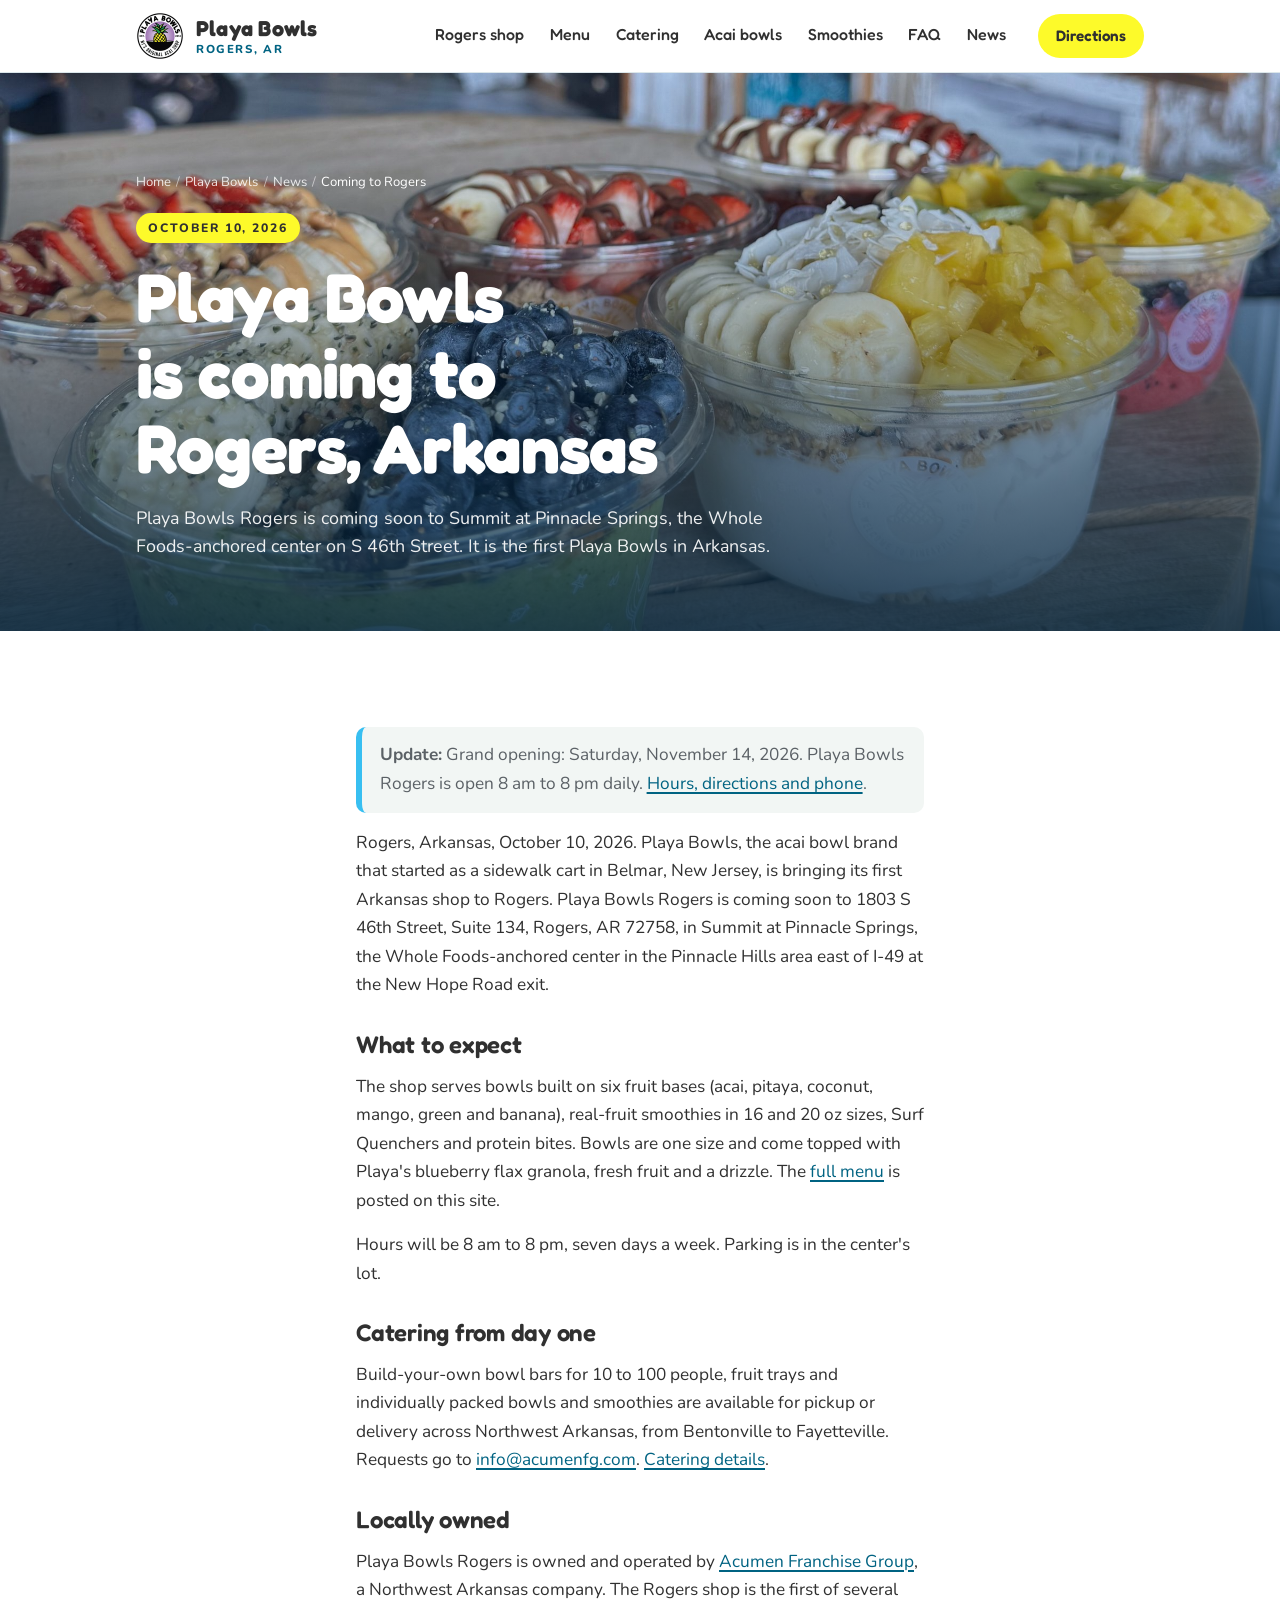
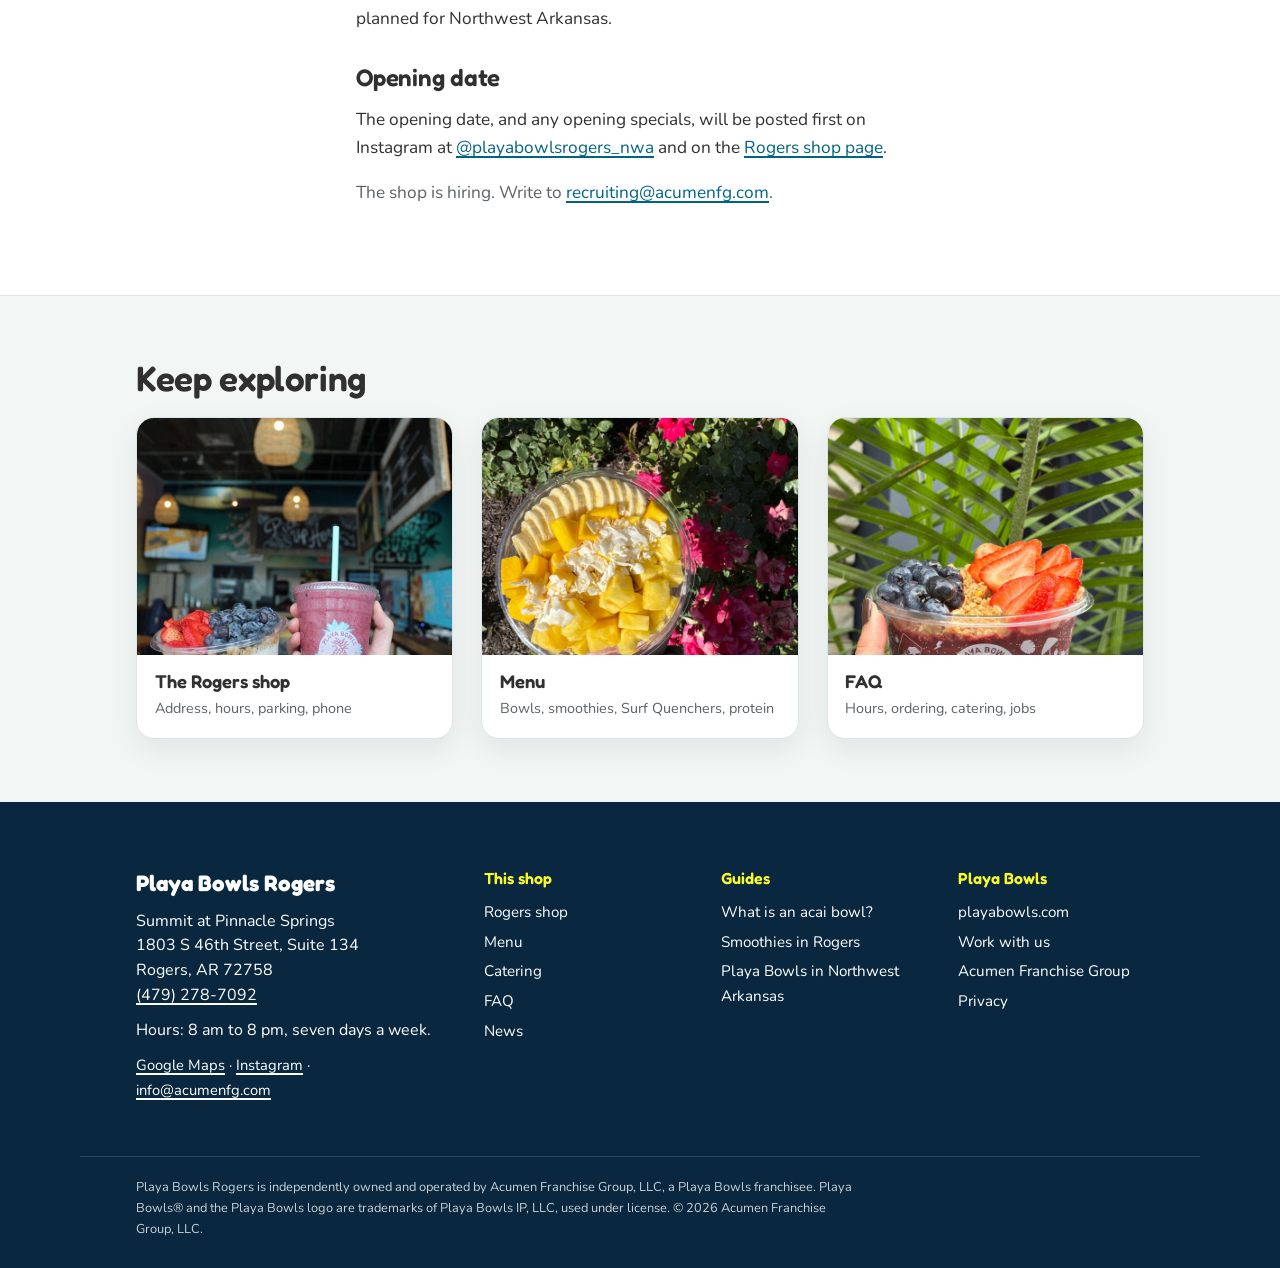
<file: playa-bowls/news/playa-bowls-coming-to-rogers-arkansas/index.html>
<!doctype html>
<html lang="en">
<head>
<meta charset="utf-8">
<meta name="viewport" content="width=device-width, initial-scale=1">
<title>Playa Bowls Rogers Is Now Open | First Playa Bowls in Arkansas</title>
<meta name="description" content="Playa Bowls Rogers, the first Playa Bowls in Arkansas, is open at Summit at Pinnacle Springs, 1803 S 46th Street, 8 am to 8 pm daily. Grand opening was Saturday, November 14, 2026.">
<link rel="canonical" href="https://acumenfg.com/playa-bowls/news/playa-bowls-coming-to-rogers-arkansas/">
<meta name="robots" content="index, follow, max-image-preview:large">
<meta property="og:type" content="article">
<meta property="og:site_name" content="Playa Bowls Rogers, AR">
<meta property="og:title" content="Playa Bowls Rogers is now open">
<meta property="og:description" content="Playa Bowls Rogers, the first Playa Bowls in Arkansas, is open at Summit at Pinnacle Springs, 1803 S 46th Street, 8 am to 8 pm daily. Grand opening was Saturday, November 14, 2026.">
<meta property="og:image" content="https://acumenfg.com/playa-bowls/img/og-news.jpg">
<meta property="og:image:width" content="1200">
<meta property="og:image:height" content="630">
<meta property="og:url" content="https://acumenfg.com/playa-bowls/news/playa-bowls-coming-to-rogers-arkansas/">
<meta property="og:locale" content="en_US">
<meta name="twitter:card" content="summary_large_image">
<meta name="twitter:title" content="Playa Bowls Rogers is now open">
<meta name="twitter:description" content="Playa Bowls Rogers, the first Playa Bowls in Arkansas, is open at Summit at Pinnacle Springs, 1803 S 46th Street, 8 am to 8 pm daily. Grand opening was Saturday, November 14, 2026.">
<meta name="twitter:image" content="https://acumenfg.com/playa-bowls/img/og-news.jpg">
<meta name="geo.region" content="US-AR">
<meta name="geo.placename" content="Rogers, Arkansas">
<meta name="geo.position" content="36.31538;-94.18008">
<meta name="ICBM" content="36.31538, -94.18008">
<link rel="icon" type="image/png" href="/playa-bowls/img/playa-logo-96.png">
<link rel="apple-touch-icon" href="/playa-bowls/img/playa-logo-192.png">
<link rel="preconnect" href="https://fonts.googleapis.com">
<link rel="preconnect" href="https://fonts.gstatic.com" crossorigin>
<link href="https://fonts.googleapis.com/css2?family=Fredoka:wght@400;500;600;700&family=Nunito:ital,wght@0,400;0,600;0,700;0,800;1,400&display=swap" rel="stylesheet">
<link rel="stylesheet" href="/playa-bowls/playa.css?v=20261122a">
<script type="application/ld+json">{"@context": "https://schema.org", "@type": "NewsArticle", "headline": "Playa Bowls is coming to Rogers, Arkansas", "description": "Playa Bowls Rogers, the first Playa Bowls in Arkansas, is open at Summit at Pinnacle Springs. Grand opening was Saturday, November 14, 2026.", "image": "https://acumenfg.com/playa-bowls/img/og-news.jpg", "datePublished": "2026-10-10", "dateModified": "2026-11-14", "author": {"@type": "Organization", "name": "Acumen Franchise Group, LLC", "url": "https://acumenfg.com/"}, "publisher": {"@type": "Organization", "name": "Acumen Franchise Group, LLC", "url": "https://acumenfg.com/", "logo": {"@type": "ImageObject", "url": "https://acumenfg.com/playa-bowls/img/playa-logo-320.png"}}, "mainEntityOfPage": "https://acumenfg.com/playa-bowls/news/playa-bowls-coming-to-rogers-arkansas/", "about": {"@id": "https://acumenfg.com/playa-bowls/rogers/#restaurant"}}</script>
<script type="application/ld+json">{"@context": "https://schema.org", "@type": "BreadcrumbList", "itemListElement": [{"@type": "ListItem", "position": 1, "name": "Home", "item": "https://acumenfg.com/"}, {"@type": "ListItem", "position": 2, "name": "Playa Bowls", "item": "https://acumenfg.com/playa-bowls/"}, {"@type": "ListItem", "position": 3, "name": "News", "item": "https://acumenfg.com/playa-bowls/news/"}, {"@type": "ListItem", "position": 4, "name": "Coming to Rogers", "item": "https://acumenfg.com/playa-bowls/news/playa-bowls-coming-to-rogers-arkansas/"}]}</script>
<!-- Google tag (gtag.js) --><script async src="https://www.googletagmanager.com/gtag/js?id=G-MLLMX3P355"></script>
<script>window.dataLayer=window.dataLayer||[];function gtag(){dataLayer.push(arguments);}gtag('js',new Date());gtag('config','G-MLLMX3P355');</script>
</head>
<body>
<a class="skip" href="#main">Skip to content</a>
<header class="top">
  <div class="wrap top-inner">
    <a class="brand" href="/playa-bowls/" aria-label="Playa Bowls Rogers, Arkansas, section home">
      <img src="/playa-bowls/img/playa-logo-96.png" alt="" width="48" height="48">
      <span class="brand-text"><span class="brand-name">Playa Bowls</span><span class="brand-loc">Rogers, AR</span></span>
    </a>
    <nav class="sec-nav" aria-label="Playa Bowls Rogers">
      <a href="/playa-bowls/rogers/">Rogers shop</a>
      <a href="/playa-bowls/menu/">Menu</a>
      <a href="/playa-bowls/catering/">Catering</a>
      <a href="/playa-bowls/acai-bowls/">Acai bowls</a>
      <a href="/playa-bowls/smoothies/">Smoothies</a>
      <a href="/playa-bowls/faq/">FAQ</a>
      <a href="/playa-bowls/news/">News</a>
    </nav>
    <a class="pill pill-cta" href="https://maps.google.com/?cid=12525250376500382225" rel="noopener">Directions</a>
  </div>
</header>

<main id="main">
  <section class="hero" aria-label="Opening announcement">
    <div class="hero-media" aria-hidden="true"><picture><source media="(min-width: 900px)" srcset="/playa-bowls/img/three-bowls-hero.jpg"><img src="/playa-bowls/img/three-bowls-phone.jpg" alt="" width="1200" height="1500" fetchpriority="high" decoding="async"></picture></div>
    <div class="wrap hero-inner">
      <nav class="crumbs" aria-label="Breadcrumb"><ol><li><a href="/">Home</a></li><li><a href="/playa-bowls/">Playa Bowls</a></li><li><a href="/playa-bowls/news/">News</a></li><li aria-current="page">Coming to Rogers</li></ol></nav>
      <p class="kicker">October 10, 2026</p>
      <h1>Playa Bowls is coming to Rogers, Arkansas</h1>
      <p class="lede">Playa Bowls Rogers is coming soon to Summit at Pinnacle Springs, the Whole Foods-anchored center on S 46th Street. It is the first Playa Bowls in Arkansas.</p>
      
    </div>
  </section>

  <article class="sec">
    <div class="wrap prose article">
      <p class="note"><strong>Update:</strong> Grand opening: Saturday, November 14, 2026. Playa Bowls Rogers is open 8 am to 8 pm daily. <a href="/playa-bowls/rogers/">Hours, directions and phone</a>.</p>
      <p>Rogers, Arkansas, October 10, 2026. Playa Bowls, the acai bowl brand that started as a sidewalk cart in Belmar, New Jersey, is bringing its first Arkansas shop to Rogers. Playa Bowls Rogers is coming soon to 1803 S 46th Street, Suite 134, Rogers, AR 72758, in Summit at Pinnacle Springs, the Whole Foods-anchored center in the Pinnacle Hills area east of I-49 at the New Hope Road exit.</p>
      <h2>What to expect</h2>
      <p>The shop serves bowls built on six fruit bases (acai, pitaya, coconut, mango, green and banana), real-fruit smoothies in 16 and 20 oz sizes, Surf Quenchers and protein bites. Bowls are one size and come topped with Playa's blueberry flax granola, fresh fruit and a drizzle. The <a href="/playa-bowls/menu/">full menu</a> is posted on this site.</p>
      <p>Hours will be 8 am to 8 pm, seven days a week. Parking is in the center's lot.</p>
      <h2>Catering from day one</h2>
      <p>Build-your-own bowl bars for 10 to 100 people, fruit trays and individually packed bowls and smoothies are available for pickup or delivery across Northwest Arkansas, from Bentonville to Fayetteville. Requests go to <a href="mailto:info@acumenfg.com?subject=Catering%20request%20for%20Playa%20Bowls%20Rogers">info@acumenfg.com</a>. <a href="/playa-bowls/catering/">Catering details</a>.</p>
      <h2>Locally owned</h2>
      <p>Playa Bowls Rogers is owned and operated by <a href="/">Acumen Franchise Group</a>, a Northwest Arkansas company. The Rogers shop is the first of several planned for Northwest Arkansas.</p>
      <h2>Opening date</h2>
      <p>The opening date, and any opening specials, will be posted first on Instagram at <a href="https://www.instagram.com/playabowlsrogers_nwa/" rel="noopener">@playabowlsrogers_nwa</a> and on the <a href="/playa-bowls/rogers/">Rogers shop page</a>.</p>
      <p class="small">The shop is hiring. Write to <a href="mailto:recruiting@acumenfg.com">recruiting@acumenfg.com</a>.</p>
    </div>
  </article>
<section class="related" aria-labelledby="rel-h"><div class="wrap"><h2 id="rel-h">Keep exploring</h2><div class="cards"><a class="card" href="/playa-bowls/rogers/"><img src="/playa-bowls/img/shop-interior.jpg" alt="Inside a Playa Bowls shop" width="1080" height="1350" class="card-img" loading="lazy" decoding="async"><span class="card-body"><span class="card-title">The Rogers shop</span><span class="card-sub">Address, hours, parking, phone</span></span></a><a class="card" href="/playa-bowls/menu/"><img src="/playa-bowls/img/mango-overhead.jpg" alt="A mango bowl topped with strawberry, banana and granola" width="1400" height="1750" class="card-img" loading="lazy" decoding="async"><span class="card-body"><span class="card-title">Menu</span><span class="card-sub">Bowls, smoothies, Surf Quenchers, protein</span></span></a><a class="card" href="/playa-bowls/faq/"><img src="/playa-bowls/img/pitaya-palm.jpg" alt="A pitaya bowl with strawberry and blueberry on palm leaves" width="1400" height="1750" class="card-img" loading="lazy" decoding="async"><span class="card-body"><span class="card-title">FAQ</span><span class="card-sub">Hours, ordering, catering, jobs</span></span></a></div></div></section>
</main>

<footer class="foot">
  <div class="wrap foot-grid">
    <div>
      <p class="foot-name">Playa Bowls Rogers</p>
      <address>Summit at Pinnacle Springs<br>1803 S 46th Street, Suite 134<br>Rogers, AR 72758<br><a href="tel:+14792787092">(479) 278-7092</a></address>
      <p class="foot-hours">Hours: 8 am to 8 pm, seven days a week.</p>
      <p class="foot-links"><a href="https://maps.google.com/?cid=12525250376500382225" rel="noopener">Google Maps</a> &middot; <a href="https://www.instagram.com/playabowlsrogers_nwa/" rel="noopener">Instagram</a> &middot; <a href="mailto:info@acumenfg.com">info@acumenfg.com</a></p>
    </div>
    <div>
      <p class="foot-head">This shop</p>
      <ul class="foot-list">
        <li><a href="/playa-bowls/rogers/">Rogers shop</a></li>
        <li><a href="/playa-bowls/menu/">Menu</a></li>
        <li><a href="/playa-bowls/catering/">Catering</a></li>
        <li><a href="/playa-bowls/faq/">FAQ</a></li>
        <li><a href="/playa-bowls/news/">News</a></li>
      </ul>
    </div>
    <div>
      <p class="foot-head">Guides</p>
      <ul class="foot-list">
        <li><a href="/playa-bowls/acai-bowls/">What is an acai bowl?</a></li>
        <li><a href="/playa-bowls/smoothies/">Smoothies in Rogers</a></li>
        <li><a href="/playa-bowls/">Playa Bowls in Northwest Arkansas</a></li>
      </ul>
    </div>
    <div>
      <p class="foot-head">Playa Bowls</p>
      <ul class="foot-list">
        <li><a href="https://www.playabowls.com/" rel="noopener">playabowls.com</a></li>
        <li><a href="mailto:recruiting@acumenfg.com">Work with us</a></li>
        <li><a href="/">Acumen Franchise Group</a></li>
        <li><a href="/privacy.html">Privacy</a></li>
      </ul>
    </div>
  </div>
  <div class="wrap foot-legal">
    <p>Playa Bowls Rogers is independently owned and operated by Acumen Franchise Group, LLC, a Playa Bowls franchisee. Playa Bowls&reg; and the Playa Bowls logo are trademarks of Playa Bowls IP, LLC, used under license. &copy; <span id="yr">2026</span> Acumen Franchise Group, LLC.</p>
  </div>
</footer>
<script>document.getElementById('yr').textContent=new Date().getFullYear();</script>
<!-- Cloudflare Web Analytics --><script type='module' src='https://static.cloudflareinsights.com/beacon.min.js' data-cf-beacon='{"token": "2d0c04c42d474562a3149b8317588e90"}'></script><!-- End Cloudflare Web Analytics -->
</body>
</html>
</file>
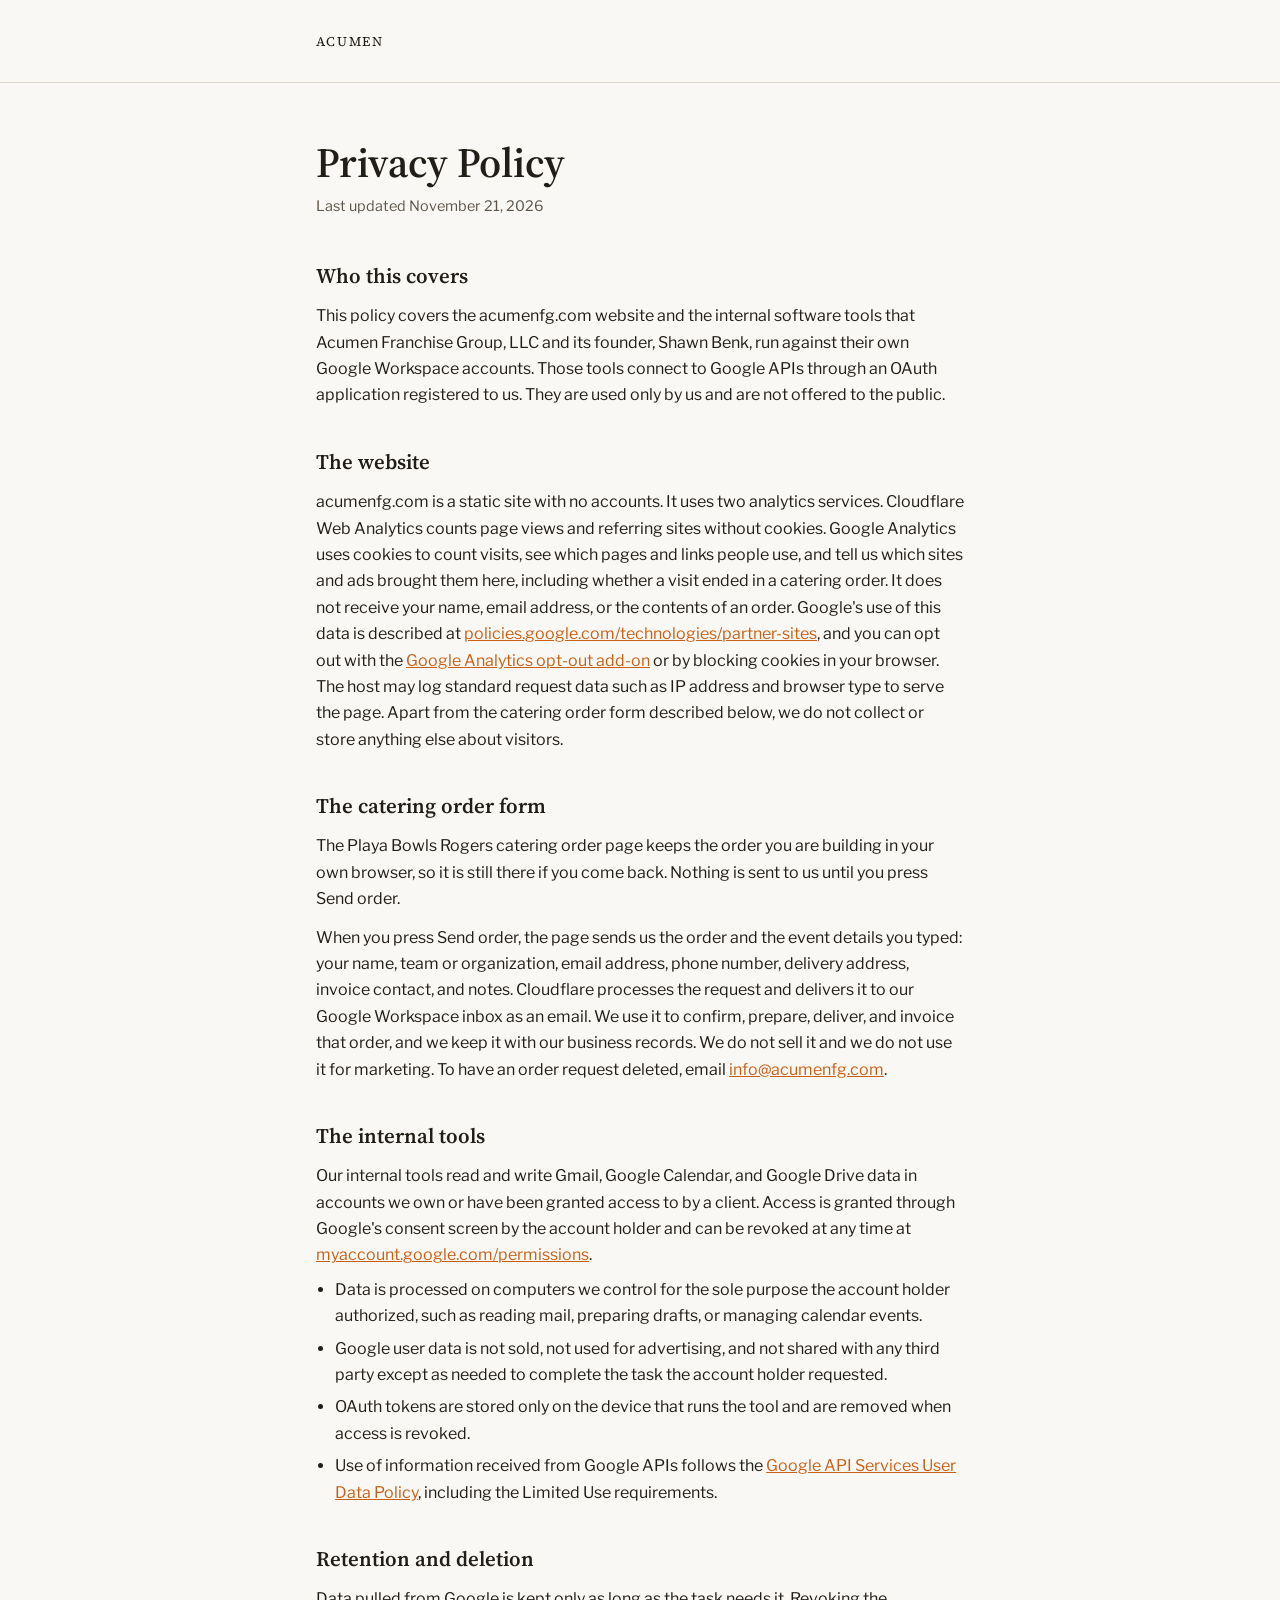
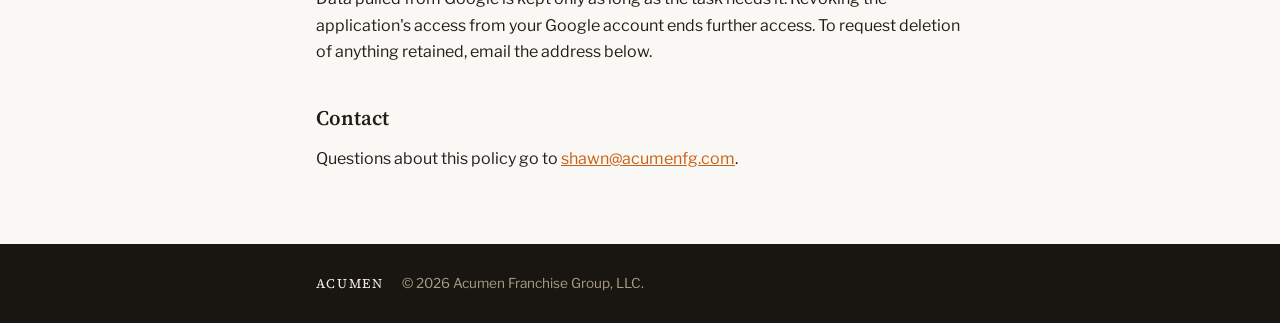
<file: privacy.html>
<!doctype html>
<html lang="en">
<head>
<meta charset="utf-8">
<meta name="viewport" content="width=device-width, initial-scale=1">
<title>Privacy Policy | Acumen Franchise Group</title>
<meta name="description" content="Privacy policy for acumenfg.com and for the internal Google Workspace tools operated by Acumen Franchise Group and Shawn Benk.">
<meta name="robots" content="noindex">
<link rel="icon" type="image/png" href="assets/favicon-64.png">
<link rel="preconnect" href="https://fonts.googleapis.com">
<link rel="preconnect" href="https://fonts.gstatic.com" crossorigin>
<link href="https://fonts.googleapis.com/css2?family=Source+Serif+4:ital,opsz,wght@0,8..60,400..700;1,8..60,400..700&family=Libre+Franklin:wght@400;500;600&display=swap" rel="stylesheet">
<style>
:root{
  --ground:#faf8f4;
  --ink:#211d17;
  --ink-soft:#5c5548;
  --hairline:#ddd5c6;
  --orange:#e87828;
  --orange-deep:#c95f14;
  --dark:#191510;
  --dark-ink:#f4efe6;
  --dark-soft:#a89d89;
  --serif:"Source Serif 4", Georgia, "Times New Roman", serif;
  --sans:"Libre Franklin", -apple-system, "Helvetica Neue", Arial, sans-serif;
}
*{margin:0;padding:0;box-sizing:border-box}
body{background:var(--ground);color:var(--ink);font-family:var(--sans);font-size:1rem;line-height:1.65;-webkit-font-smoothing:antialiased}
.wrap{max-width:760px;margin:0 auto;padding:0 clamp(20px,4.5vw,56px)}
header{padding:28px 0;border-bottom:1px solid var(--hairline)}
header a{font-family:var(--serif);letter-spacing:.14em;font-size:.82rem;color:var(--ink);text-decoration:none}
main{padding:56px 0 72px}
h1{font-family:var(--serif);font-weight:600;font-size:clamp(1.9rem,4vw,2.6rem);line-height:1.15;margin-bottom:8px}
.updated{color:var(--ink-soft);font-size:.9rem;margin-bottom:40px}
h2{font-family:var(--serif);font-weight:600;font-size:1.3rem;margin:36px 0 10px}
p,li{color:var(--ink);max-width:62ch}
p+p{margin-top:12px}
ul{padding-left:1.2em;margin-top:8px}
li+li{margin-top:6px}
a{color:var(--orange-deep)}
footer{background:var(--dark);color:var(--dark-soft);padding:28px 0;font-size:.85rem}
footer .wrap{display:flex;gap:18px;flex-wrap:wrap;align-items:baseline}
footer .fmark{font-family:var(--serif);letter-spacing:.14em;font-size:.82rem;color:var(--dark-ink)}
</style>
<!-- Google tag (gtag.js) --><script async src="https://www.googletagmanager.com/gtag/js?id=G-MLLMX3P355"></script>
<script>window.dataLayer=window.dataLayer||[];function gtag(){dataLayer.push(arguments);}gtag('js',new Date());gtag('config','G-MLLMX3P355');</script>
</head>
<body>
<header><div class="wrap"><a href="/">ACUMEN</a></div></header>
<main>
  <div class="wrap">
    <h1>Privacy Policy</h1>
    <p class="updated">Last updated November 21, 2026</p>

    <h2>Who this covers</h2>
    <p>This policy covers the acumenfg.com website and the internal software tools that Acumen Franchise Group, LLC and its founder, Shawn Benk, run against their own Google Workspace accounts. Those tools connect to Google APIs through an OAuth application registered to us. They are used only by us and are not offered to the public.</p>

    <h2>The website</h2>
    <p>acumenfg.com is a static site with no accounts. It uses two analytics services. Cloudflare Web Analytics counts page views and referring sites without cookies. Google Analytics uses cookies to count visits, see which pages and links people use, and tell us which sites and ads brought them here, including whether a visit ended in a catering order. It does not receive your name, email address, or the contents of an order. Google's use of this data is described at <a href="https://policies.google.com/technologies/partner-sites">policies.google.com/technologies/partner-sites</a>, and you can opt out with the <a href="https://tools.google.com/dlpage/gaoptout">Google Analytics opt-out add-on</a> or by blocking cookies in your browser. The host may log standard request data such as IP address and browser type to serve the page. Apart from the catering order form described below, we do not collect or store anything else about visitors.</p>

    <h2>The catering order form</h2>
    <p>The Playa Bowls Rogers catering order page keeps the order you are building in your own browser, so it is still there if you come back. Nothing is sent to us until you press Send order.</p>
    <p>When you press Send order, the page sends us the order and the event details you typed: your name, team or organization, email address, phone number, delivery address, invoice contact, and notes. Cloudflare processes the request and delivers it to our Google Workspace inbox as an email. We use it to confirm, prepare, deliver, and invoice that order, and we keep it with our business records. We do not sell it and we do not use it for marketing. To have an order request deleted, email <a href="mailto:info@acumenfg.com">info@acumenfg.com</a>.</p>

    <h2>The internal tools</h2>
    <p>Our internal tools read and write Gmail, Google Calendar, and Google Drive data in accounts we own or have been granted access to by a client. Access is granted through Google's consent screen by the account holder and can be revoked at any time at <a href="https://myaccount.google.com/permissions">myaccount.google.com/permissions</a>.</p>
    <ul>
      <li>Data is processed on computers we control for the sole purpose the account holder authorized, such as reading mail, preparing drafts, or managing calendar events.</li>
      <li>Google user data is not sold, not used for advertising, and not shared with any third party except as needed to complete the task the account holder requested.</li>
      <li>OAuth tokens are stored only on the device that runs the tool and are removed when access is revoked.</li>
      <li>Use of information received from Google APIs follows the <a href="https://developers.google.com/terms/api-services-user-data-policy">Google API Services User Data Policy</a>, including the Limited Use requirements.</li>
    </ul>

    <h2>Retention and deletion</h2>
    <p>Data pulled from Google is kept only as long as the task needs it. Revoking the application's access from your Google account ends further access. To request deletion of anything retained, email the address below.</p>

    <h2>Contact</h2>
    <p>Questions about this policy go to <a href="mailto:shawn@acumenfg.com">shawn@acumenfg.com</a>.</p>
  </div>
</main>
<footer>
  <div class="wrap">
    <span class="fmark">ACUMEN</span>
    <span>&copy; 2026 Acumen Franchise Group, LLC.</span>
  </div>
</footer>
<!-- Cloudflare Web Analytics --><script type='module' src='https://static.cloudflareinsights.com/beacon.min.js' data-cf-beacon='{"token": "2d0c04c42d474562a3149b8317588e90"}'></script><!-- End Cloudflare Web Analytics -->
</body>
</html>
</file>
<file: playa-bowls/playa.css>
:root{
  --blue:#38bff1;--sky:#93d1ef;--aqua:#35dbff;--pink:#e456da;--yellow:#fdfa2a;--lime:#c1ff72;
  --ink:#303030;--ink-soft:#5b6166;--paper:#f2f6f4;--white:#fff;--teal:#006382;--navy:#09283f;
  --line:#dbe6ea;
  --display:"Fredoka","Arial Rounded MT Bold",system-ui,sans-serif;
  --body:"Nunito",-apple-system,"Segoe UI",Helvetica,Arial,sans-serif;
  --r:18px;--shadow:0 10px 30px rgba(9,40,63,.08);
}
*{margin:0;padding:0;box-sizing:border-box}
html{scroll-behavior:smooth}
body{background:var(--white);color:var(--ink);font-family:var(--body);font-size:1rem;line-height:1.65;-webkit-font-smoothing:antialiased}
img{max-width:100%;height:auto;display:block}
a{color:var(--teal);text-decoration-thickness:1.5px;text-underline-offset:.2em}
a:hover{color:var(--navy)}
.wrap{max-width:1120px;margin:0 auto;padding:0 clamp(20px,4.5vw,56px)}
.skip{position:absolute;left:-999px;top:8px;background:var(--yellow);color:var(--ink);padding:8px 14px;border-radius:999px;font-weight:800;z-index:100}
.skip:focus{left:12px}
:focus-visible{outline:3px solid var(--pink);outline-offset:3px;border-radius:4px}
h1,h2,h3{font-family:var(--display);font-weight:600;line-height:1.1;letter-spacing:-.01em}
h2{font-size:clamp(1.6rem,3vw,2.2rem);margin-bottom:.9rem}
h3{font-size:1.25rem;margin:1.4rem 0 .4rem}
p{margin-bottom:1rem}
.small{font-size:.92rem;color:var(--ink-soft)}
.note{font-size:.92rem;color:var(--ink-soft);background:var(--paper);border-left:6px solid var(--blue);padding:.9rem 1.1rem;border-radius:10px;margin-top:1.5rem}
.list{margin:0 0 1rem 1.2rem}
.list li{margin:.3rem 0}

/* header */
.top{position:sticky;top:0;z-index:20;background:rgba(255,255,255,.96);backdrop-filter:blur(8px);border-bottom:1px solid var(--line)}
.top-inner{display:flex;align-items:center;gap:clamp(14px,2.5vw,32px);padding-top:12px;padding-bottom:12px;flex-wrap:wrap}
.brand{display:flex;align-items:center;gap:12px;text-decoration:none;color:var(--ink)}
.brand img{width:48px;height:48px;border-radius:50%}
.brand-text{display:flex;flex-direction:column;line-height:1.05}
.brand-name{font-family:var(--display);font-weight:700;font-size:1.35rem;letter-spacing:.01em}
.brand-loc{font-size:.72rem;font-weight:800;letter-spacing:.14em;text-transform:uppercase;color:var(--teal);margin-top:3px}
.sec-nav{display:flex;gap:clamp(12px,2vw,26px);margin-left:auto;min-width:0;max-width:100%;overflow-x:auto;white-space:nowrap;-webkit-overflow-scrolling:touch;scrollbar-width:none}
.sec-nav::-webkit-scrollbar{display:none}
.sec-nav a{font-family:var(--display);font-weight:500;font-size:1rem;color:var(--ink);text-decoration:none;padding:6px 0;border-bottom:3px solid transparent}
.sec-nav a:hover,.sec-nav a.on{border-bottom-color:var(--pink);color:var(--ink)}
.pill{display:inline-block;padding:9px 18px;border-radius:999px;font-family:var(--display);font-weight:600;text-decoration:none;font-size:.95rem}
.pill-cta{background:var(--yellow);color:var(--ink)}
.pill-cta:hover{background:#f3ef00;color:var(--ink)}

/* hero */
.hero{position:relative;min-height:clamp(440px,62vh,660px);display:flex;align-items:flex-end;color:#fff;background:var(--navy)}
.hero-media{position:absolute;inset:0;overflow:hidden}
.hero-media img{width:100%;height:100%;object-fit:cover;object-position:center}
.hero-media::after{content:"";position:absolute;inset:0;background:linear-gradient(180deg,rgba(9,40,63,.05) 0%,rgba(9,40,63,.35) 45%,rgba(9,40,63,.86) 100%)}
.hero-inner{position:relative;z-index:1;width:100%;padding-top:48px;padding-bottom:clamp(36px,6vh,64px)}
.hero h1{font-size:clamp(2.3rem,6vw,4.3rem);font-weight:700;max-width:16ch;color:#fff;text-wrap:balance}
.kicker{display:inline-block;font-size:.76rem;font-weight:800;letter-spacing:.16em;text-transform:uppercase;background:var(--yellow);color:var(--ink);padding:5px 12px;border-radius:999px;margin-bottom:1rem}
.lede{margin-top:1.1rem;max-width:60ch;font-size:1.12rem;line-height:1.6;color:rgba(255,255,255,.92)}
.cta-row{display:flex;gap:12px;flex-wrap:wrap;margin-top:1.4rem}
.btn{display:inline-block;padding:12px 22px;border-radius:999px;font-family:var(--display);font-weight:600;font-size:1.02rem;text-decoration:none;background:var(--blue);color:var(--ink);border:2px solid var(--blue)}
.btn:hover{background:var(--aqua);border-color:var(--aqua);color:var(--ink)}
.btn-ghost{background:transparent;color:#fff;border-color:rgba(255,255,255,.75)}
.btn-ghost:hover{background:rgba(255,255,255,.14);border-color:#fff;color:#fff}
.hero-plain{background:linear-gradient(135deg,var(--sky) 0%,var(--paper) 70%);color:var(--ink);min-height:0;align-items:center}
.hero-plain h1{color:var(--ink);font-size:clamp(2rem,4.6vw,3.4rem)}
.hero-plain .lede{color:var(--ink-soft)}
.hero-plain .hero-inner{padding-top:40px;padding-bottom:44px}
.hero-plain .btn-ghost{color:var(--ink);border-color:var(--ink)}
.crumbs{font-size:.82rem;margin-bottom:1.2rem}
.crumbs ol{list-style:none;display:flex;flex-wrap:wrap;gap:.4em}
.crumbs li+li::before{content:"/";opacity:.55;margin-right:.4em}
.crumbs a{color:inherit;text-decoration:none;opacity:.85}
.crumbs a:hover{text-decoration:underline;opacity:1}
.hero-plain .crumbs a{color:var(--teal)}

/* fact strip */
.facts{background:var(--yellow);color:var(--ink)}
.facts dl{display:grid;grid-template-columns:repeat(4,1fr);gap:clamp(16px,2.5vw,36px);padding:clamp(20px,3vh,30px) 0}
.facts dt{font-size:.7rem;font-weight:800;letter-spacing:.14em;text-transform:uppercase;opacity:.75}
.facts dd{font-family:var(--display);font-weight:600;font-size:clamp(1rem,1.5vw,1.25rem);margin-top:.25rem;line-height:1.25}

/* sections */
.sec{padding:clamp(48px,8vh,88px) 0}
.sec-paper{background:var(--paper)}
.prose{max-width:68ch}
.prose p{font-size:1.04rem}
.two-col{display:grid;grid-template-columns:minmax(0,1fr) minmax(0,1fr);gap:clamp(28px,5vw,72px);align-items:start}
.fig{margin:0}
.fig img{border-radius:var(--r);box-shadow:var(--shadow)}
.fig figcaption{font-size:.85rem;color:var(--ink-soft);margin-top:.6rem}
.addr{font-style:normal;font-size:1.05rem;line-height:1.55;margin-bottom:1rem}
.three-up{display:grid;grid-template-columns:repeat(3,1fr);gap:clamp(18px,2.5vw,32px);margin-top:1.4rem}
.tile{background:var(--white);border-radius:var(--r);overflow:hidden;box-shadow:var(--shadow);padding-bottom:.4rem}
.tile img{aspect-ratio:4/3;object-fit:cover;width:100%}
.tile h3{margin:1rem 1.2rem .3rem}
.tile p{margin:0 1.2rem .9rem;font-size:.97rem}
.sec-paper .tile{box-shadow:none;border:1px solid var(--line)}

/* cards */
.cards{display:grid;grid-template-columns:repeat(auto-fit,minmax(250px,1fr));gap:clamp(16px,2.5vw,28px);margin-top:1.2rem}
.card{display:block;background:var(--white);border-radius:var(--r);overflow:hidden;text-decoration:none;color:var(--ink);box-shadow:var(--shadow);border:1px solid var(--line);transition:transform .2s ease,box-shadow .2s ease}
.card:hover{transform:translateY(-3px);box-shadow:0 16px 36px rgba(9,40,63,.14);color:var(--ink)}
.card-img{aspect-ratio:4/3;object-fit:cover;width:100%}
.card-body{display:block;padding:.95rem 1.1rem 1.1rem}
.card-title{display:block;font-family:var(--display);font-weight:600;font-size:1.15rem;line-height:1.2}
.card-sub{display:block;font-size:.9rem;color:var(--ink-soft);margin-top:.3rem}
.card-date{display:block;font-size:.76rem;font-weight:800;letter-spacing:.12em;text-transform:uppercase;color:var(--teal);margin-bottom:.35rem}
.cards-news{grid-template-columns:repeat(auto-fit,minmax(300px,420px))}
.related{background:var(--paper);padding:clamp(40px,7vh,72px) 0;border-top:1px solid var(--line)}

/* menu */
.menu-grid{display:grid;grid-template-columns:1fr 1fr;gap:clamp(28px,5vw,72px)}
.menu-group{margin-bottom:2.2rem}
.item{border-top:1px solid var(--line);padding:.9rem 0}
.item:last-child{border-bottom:1px solid var(--line)}
.item-head{display:flex;flex-wrap:wrap;align-items:center;gap:.5rem .6rem;margin-bottom:.25rem}
.item-name{font-family:var(--display);font-weight:600;font-size:1.12rem}
.item p{margin:0;font-size:.97rem;color:var(--ink-soft)}
.tag{font-size:.68rem;font-weight:800;letter-spacing:.08em;text-transform:uppercase;background:var(--paper);color:var(--teal);padding:3px 8px;border-radius:999px}
.sec-paper .tag{background:var(--white)}

/* faq */
.faq{margin-bottom:1.6rem}
.faq details{border-top:1px solid var(--line)}
.faq details:last-child{border-bottom:1px solid var(--line)}
.faq summary{cursor:pointer;list-style:none;font-family:var(--display);font-weight:600;font-size:1.08rem;padding:.9rem 2.2rem .9rem 0;position:relative}
.faq summary::-webkit-details-marker{display:none}
.faq summary::after{content:"+";position:absolute;right:.2rem;top:.75rem;font-size:1.5rem;font-weight:500;color:var(--teal);transition:transform .2s ease}
.faq details[open] summary::after{transform:rotate(45deg)}
.faq .ans p{font-size:.98rem;color:var(--ink-soft);padding-bottom:.4rem}

/* article */
.article p{font-size:1.08rem}
.article h2{margin-top:2rem;font-size:1.5rem}

/* footer */
.foot{background:var(--navy);color:#fff;margin-top:0;padding:clamp(44px,7vh,72px) 0 28px}
.foot a{color:#fff}
.foot a:hover{color:var(--yellow)}
.foot-grid{display:grid;grid-template-columns:1.6fr 1fr 1fr 1fr;gap:clamp(24px,4vw,56px)}
.foot-name{font-family:var(--display);font-weight:700;font-size:1.4rem;margin-bottom:.4rem}
.foot address{font-style:normal;line-height:1.55;margin-bottom:.6rem}
.foot-hours{margin-bottom:.6rem}
.foot-links{font-size:.92rem}
.foot-head{font-family:var(--display);font-weight:600;color:var(--yellow);margin-bottom:.5rem}
.foot-list{list-style:none}
.foot-list li{margin:.3rem 0;font-size:.95rem}
.foot-list a{text-decoration:none}
.foot-list a:hover{text-decoration:underline}
.foot-legal{margin-top:2.4rem;padding-top:1.2rem;border-top:1px solid rgba(255,255,255,.14)}
.foot-legal p{font-size:.8rem;opacity:.78;margin:0;max-width:90ch}

@media (max-width:900px){
  .two-col,.menu-grid{grid-template-columns:1fr}
  .three-up{grid-template-columns:1fr}
  .facts dl{grid-template-columns:1fr 1fr}
  .foot-grid{grid-template-columns:1fr 1fr}
  .sec-nav{order:3;flex-basis:100%;width:100%;margin-left:0;padding-top:4px}
  .top-inner{min-width:0}
  .pill-cta{margin-left:auto}
}
@media (max-width:520px){
  .facts dl{grid-template-columns:1fr}
  .foot-grid{grid-template-columns:1fr}
  .hero{min-height:420px}
}
@media (prefers-reduced-motion:reduce){html{scroll-behavior:auto}.card{transition:none}}

/* catering order builder. Spacing steps: 4, 8, 12, 16, 20, 28. */
.hero-plain:has(+ .co-sec) .hero-inner{padding-top:28px;padding-bottom:32px}
.hero-plain:has(+ .co-sec) h1{max-width:none;font-size:clamp(1.9rem,3.8vw,2.8rem)}
.hero-plain:has(+ .co-sec) .crumbs{margin-bottom:1rem}
.hero-plain:has(+ .co-sec) .kicker{margin-bottom:.75rem}
.hero-plain:has(+ .co-sec) .lede{margin:.75rem 0 0;max-width:66ch;font-size:1.05rem}
.co-sec{padding:clamp(28px,4.5vh,44px) 0 clamp(48px,7vh,72px)}
.co-info{padding:clamp(40px,6vh,64px) 0}
.co-info h2{font-size:1.5rem;margin-bottom:.75rem}
.co-info .list{margin-bottom:0}
.co-info .list li{margin:.55rem 0}
.co-info .list li:first-child{margin-top:0}
.co-info .prose p{font-size:1rem}
.co-info .prose p:last-child{margin-bottom:0}

.co{display:grid;grid-template-columns:minmax(0,1fr) 350px;gap:clamp(24px,3.4vw,44px);align-items:start;scroll-margin-top:84px;line-height:1.45;accent-color:var(--teal);caret-color:var(--teal);--edge:#7d949e;--rule:#cfdce1;--bad:#a8221b;--bad-bg:#fdecea}
.co ::selection,.co-dlg ::selection{background:var(--yellow);color:var(--ink)}
.co h2{font-size:1.5rem;margin:0}
.co h2:focus,.co-dlg h2:focus{outline:0}
.co-sr{position:absolute;width:1px;height:1px;overflow:hidden;clip:rect(0 0 0 0);white-space:nowrap}
.co-main,.co-cart{min-width:0}
.co-details{display:none}
.co-step2 .co-menu{display:none}
.co-step2 .co-details{display:block}
.co-fine{font-size:.88rem;color:var(--ink-soft);margin:0;max-width:64ch}

/* search, sections, sort */
.co-intro{font-size:.95rem;color:var(--ink-soft);margin:4px 0 0;max-width:62ch}
.co-search{position:relative;display:block;margin-top:16px}
.co-search svg{position:absolute;left:15px;top:50%;transform:translateY(-50%);color:var(--ink-soft);pointer-events:none}
.co-search input{width:100%;height:46px;font:inherit;font-size:.98rem;padding:0 16px 0 44px;border:1.5px solid var(--edge);border-radius:999px;background:var(--white);color:var(--ink)}
.co-search input::placeholder,.co-form ::placeholder,.co-label::placeholder,.co-dlg ::placeholder{color:#667379;opacity:1}
.co-tabs{display:flex;gap:clamp(18px,3vw,32px);margin-top:20px;border-bottom:1px solid var(--rule)}
.co-tabs button{display:inline-flex;align-items:baseline;gap:7px;font:600 1.1rem/1.2 var(--display);padding:10px 0 11px;margin-bottom:-1px;border:0;border-bottom:3px solid transparent;border-radius:0;background:none;color:var(--ink-soft);cursor:pointer;white-space:nowrap;transition:color .15s,border-color .15s}
.co-tabs button:hover{color:var(--ink)}
.co-tabs button[aria-pressed="true"]{color:var(--ink);border-bottom-color:var(--pink)}
.co-tabs small{font:800 .76rem var(--body);color:var(--ink-soft);font-variant-numeric:tabular-nums}
.co-sub{display:flex;flex-wrap:wrap;gap:8px;margin-top:12px}
.co-sub[hidden]{display:none}
.co-sub button{font:700 .86rem/1 var(--body);height:34px;padding:0 13px;border-radius:999px;border:1.5px solid var(--rule);background:var(--white);color:var(--ink);cursor:pointer;white-space:nowrap;transition:background .15s,border-color .15s,color .15s}
.co-sub button:hover{border-color:var(--navy)}
.co-sub button[aria-pressed="true"]{background:var(--navy);border-color:var(--navy);color:#fff}
.co-listbar{display:flex;flex-wrap:wrap;align-items:center;justify-content:space-between;gap:8px 12px;margin-top:16px}
.co-count{font-size:.9rem;font-weight:700;color:var(--ink-soft);margin:0}
.co-sort{display:inline-flex;align-items:center;gap:6px;height:38px;padding:0 2px 0 12px;margin-left:auto;border:1.5px solid var(--rule);border-radius:999px;background:var(--white);font-size:.88rem;font-weight:700;color:var(--ink-soft);cursor:pointer;white-space:nowrap;transition:border-color .15s}
.co-sort:hover{border-color:var(--navy)}
.co-sort:focus-within{outline:3px solid var(--pink);outline-offset:2px}
.co-sort svg{flex:none;color:var(--ink)}
.co-sort select{font:inherit;font-weight:800;color:var(--ink);height:34px;padding:0 30px 0 2px;border:0;border-radius:999px;cursor:pointer;appearance:none;-webkit-appearance:none;background:transparent url("data:image/svg+xml,%3Csvg xmlns='http://www.w3.org/2000/svg' viewBox='0 0 24 24' fill='none' stroke='%23303030' stroke-width='2.4' stroke-linecap='round' stroke-linejoin='round'%3E%3Cpath d='M6 9l6 6 6-6'/%3E%3C/svg%3E") no-repeat right 10px center/14px}
.co-sort select:focus{outline:0}

/* menu rows */
.co-list{margin-top:12px}
.co-group+.co-group{margin-top:28px}
.co-gh{display:flex;align-items:baseline;gap:8px;font:600 1.15rem/1.2 var(--display);letter-spacing:-.01em;color:var(--navy);margin:0;padding:4px 0 8px}
.co-gh small{font:800 .76rem var(--body);letter-spacing:0;color:var(--ink-soft);font-variant-numeric:tabular-nums}
.co-rows{list-style:none;margin:0;border-top:1px solid var(--rule)}
.co-gh:not(.co-sr)+.co-rows{border-top:2px solid var(--navy)}
.co-item{display:grid;grid-template-columns:88px minmax(0,1fr) auto;grid-template-areas:"img name price" "img build build" "img foot foot";column-gap:16px;align-items:start;padding:16px 0;border-bottom:1px solid var(--rule)}
.co-pic{grid-area:img;width:88px;height:88px;object-fit:contain;align-self:center}
.co-name{grid-area:name;display:flex;flex-wrap:wrap;align-items:center;gap:6px 10px;min-width:0;min-height:30px}
.co-item h4{font:600 1.12rem/1.25 var(--display);letter-spacing:-.01em;margin:0}
.co-name .co-seg{margin-left:auto}
.co-price{font:600 1.05rem var(--display);font-variant-numeric:tabular-nums;white-space:nowrap}
.co-item>.co-price{grid-area:price;justify-self:end;line-height:30px}
.co-build{grid-area:build;font-size:.9rem;color:var(--ink-soft);margin:2px 0 0;max-width:60ch}
.co-foot{grid-area:foot;display:flex;flex-wrap:wrap;align-items:center;justify-content:space-between;gap:12px 16px;margin-top:12px;min-width:0}
.co-mac{display:grid;grid-template-columns:repeat(4,60px);gap:0 4px;margin:0;font-size:.76rem;line-height:1.2;color:var(--ink-soft)}
.co-mac span{display:flex;flex-direction:column;gap:1px}
.co-mac b{font:600 1.02rem/1.2 var(--display);color:var(--ink);font-variant-numeric:tabular-nums}
.co-mac .pro b{color:var(--teal)}
.co-item-act{display:flex;align-items:center;gap:8px;margin-left:auto}
.co-incart{font-size:.76rem;font-weight:800;line-height:1.3;color:#fff;background:var(--teal);border-radius:999px;padding:2px 9px;white-space:nowrap;font-variant-numeric:tabular-nums}
.co-btn{display:inline-flex;align-items:center;justify-content:center;gap:5px;height:40px;padding:0 18px;font:600 .92rem var(--display);border-radius:999px;border:1.5px solid var(--blue);background:var(--blue);color:var(--ink);cursor:pointer;white-space:nowrap;transition:background .15s,border-color .15s,color .15s}
.co-btn svg{margin-left:-4px}
.co-btn:hover{background:var(--aqua);border-color:var(--aqua)}
.co-btn:active{transform:translateY(1px)}
.co-btn-line{background:var(--white);border-color:var(--edge);color:var(--ink)}
.co-btn-line:hover{background:var(--white);border-color:var(--navy);color:var(--navy)}
.co-none{padding:28px 0;margin:0;color:var(--ink-soft);border-top:1px solid var(--rule)}

/* segmented control */
.co-seg{display:inline-grid;grid-auto-flow:column;grid-auto-columns:1fr;padding:3px;border-radius:999px;background:var(--paper);border:1px solid var(--rule)}
.co-seg label{position:relative;display:block;cursor:pointer}
.co-seg input{position:absolute;inset:0;width:100%;height:100%;opacity:0;margin:0;cursor:pointer}
.co-seg span{display:block;padding:6px 14px;border-radius:999px;font-size:.86rem;font-weight:700;line-height:1.3;text-align:center;color:var(--ink-soft);white-space:nowrap;transition:background .15s,color .15s}
.co-seg input:checked+span{background:var(--white);color:var(--ink);box-shadow:0 1px 3px rgba(9,40,63,.18)}
.co-seg input:focus-visible+span{outline:3px solid var(--pink);outline-offset:1px}
.co-seg input[value="-1"]:checked+span{background:var(--bad);color:#fff;box-shadow:none}
.co-seg input[value="1"]:checked+span{background:var(--teal);color:#fff;box-shadow:none}
.co-seg-sm span{padding:3px 10px;font-size:.78rem}

/* order summary */
.co-cart{position:sticky;top:84px;scroll-margin-top:84px}
.co-cart-inner{background:var(--paper);border-radius:var(--r);padding:20px;display:flex;flex-direction:column;max-height:calc(100vh - 104px)}
.co-cart-head{display:flex;align-items:center;justify-content:space-between;gap:12px;min-height:32px}
.co .co-cart h2{font-size:1.35rem}
.co-lines{list-style:none;margin:12px -8px 0;padding:0 8px;overflow:auto;min-height:0;overscroll-behavior:contain;scrollbar-width:thin;scrollbar-color:var(--edge) transparent}
.co-empty{padding:14px 0 2px;border-top:1px solid var(--rule);font-size:.92rem;color:var(--ink-soft)}
.co-empty b{display:block;font:600 1rem/1.3 var(--display);color:var(--ink);margin-bottom:2px}
.co-line{padding:14px 0;border-top:1px solid var(--rule)}
.co-line-top{display:flex;justify-content:space-between;gap:12px;align-items:baseline}
.co-line-name{font:600 1rem/1.3 var(--display)}
.co-line-mods{font-size:.86rem;font-weight:700;color:var(--ink);margin:2px 0 0}
.co-line-alg{font-size:.86rem;font-weight:800;color:var(--bad);margin:2px 0 0}
.co-line-mac{font-size:.8rem;color:var(--ink-soft);margin:2px 0 0;font-variant-numeric:tabular-nums;text-wrap:balance}
.co-label{display:block;width:100%;height:38px;margin-top:10px;padding:0 12px;border:1.5px solid var(--edge);border-radius:10px;font:inherit;font-size:.9rem;background:var(--white);color:var(--ink)}
.co-line-ctl{display:flex;align-items:center;justify-content:space-between;gap:6px 12px;flex-wrap:wrap;margin-top:10px}
.co-line-links{display:flex;gap:14px}
.co-qty{display:inline-flex;align-items:center;border:1.5px solid var(--edge);border-radius:999px;background:var(--white);overflow:hidden}
.co-qty button{width:32px;height:32px;border:0;background:transparent;color:var(--ink);cursor:pointer;display:grid;place-items:center}
.co-qty button:hover{background:var(--paper)}
.co-qty input{width:36px;height:32px;text-align:center;border:0;background:transparent;font:inherit;font-weight:800;font-size:.95rem;font-variant-numeric:tabular-nums;color:var(--ink);-moz-appearance:textfield;appearance:textfield}
.co-qty input::-webkit-inner-spin-button,.co-qty input::-webkit-outer-spin-button{-webkit-appearance:none;margin:0}
.co-link{background:none;border:0;color:var(--teal);font:inherit;font-weight:700;font-size:.86rem;cursor:pointer;text-decoration:underline;text-decoration-thickness:1.5px;text-underline-offset:.2em;padding:6px 0}
.co-link:hover{color:var(--navy)}
.co-totals{padding-top:14px;border-top:2px solid var(--navy)}
.co-totals:empty{display:none}
.co-totals .t-row{display:flex;justify-content:space-between;align-items:baseline;font-weight:700}
.co-totals .t-big{font:600 1.45rem var(--display);font-variant-numeric:tabular-nums}
.co-totals .t-sm{font-weight:600;font-size:.92rem;color:var(--ink-soft);font-variant-numeric:tabular-nums;margin-bottom:4px}
.co-totals p{font-size:.86rem;color:var(--ink-soft);margin:4px 0 0}
.co-totals .co-need{color:var(--ink);font-weight:800;margin-top:8px}
.co-next{display:none;margin-top:16px;width:100%;text-align:center;cursor:pointer}
.co-has .co-next{display:block}
.co-print-q{display:none;margin-top:8px;width:100%;text-align:center}
.co-has .co-print-q{display:block}
.co-step2 .co-next{display:none}
.co-msg{margin:12px 0 0;font-weight:700;font-size:.9rem}
.co-msg:empty{display:none}
.co-msg.err{color:var(--bad)}
.co-msg.ok{color:var(--teal)}

/* event details */
.co-back{display:inline-flex;align-items:center;gap:6px;background:none;border:0;color:var(--teal);font:inherit;font-weight:700;cursor:pointer;padding:6px 0;margin-bottom:8px}
.co-back:hover{color:var(--navy)}
.co-form{display:grid;grid-template-columns:minmax(0,1fr) minmax(0,1fr);gap:16px;margin-top:4px}
.co-form h3{grid-column:1/-1;font-size:1.1rem;margin:16px 0 -4px}
.co-form .wide{grid-column:1/-1}
.co-f{display:flex;flex-direction:column;gap:4px;min-width:0}
.co-f label,.co-radio legend{font-size:.9rem;font-weight:800}
.co-f input,.co-f textarea{font:inherit;width:100%;min-height:46px;padding:10px 12px;border:1.5px solid var(--edge);border-radius:10px;background:var(--white);color:var(--ink)}
.co-f [aria-invalid="true"]{border-color:var(--bad);background:var(--bad-bg)}
.co-hint,.co-err{font-size:.84rem;margin:0}
.co-hint{color:var(--ink-soft)}
.co-err{color:var(--bad);font-weight:800}
.co-hint:empty,.co-err:empty{display:none}
.co-radio{border:0;display:flex;gap:4px 24px;flex-wrap:wrap}
.co-radio legend{margin-bottom:4px;padding:0}
.co-radio label{display:inline-flex;align-items:center;gap:8px;min-height:36px;cursor:pointer}
.co-radio input{width:18px;height:18px}
.co-f[data-f="address"]{display:none}
.co-delivery .co-f[data-f="address"]{display:flex}
.co-send{margin-top:8px;padding-top:20px;border-top:1px solid var(--rule)}
.co-recap{font-weight:800;margin:0}
.co-recap:empty{display:none}
.co-actions{display:flex;gap:8px;flex-wrap:wrap;margin:12px 0 16px}
.btn-line{background:var(--white);border-color:var(--navy);color:var(--navy);cursor:pointer}
.btn-line:hover{background:var(--navy);color:#fff;border-color:var(--navy)}
.co-form .btn{cursor:pointer}
.co-hp{position:absolute;left:-9999px;width:1px;height:1px;overflow:hidden}
.co-form .btn[disabled]{opacity:.6;cursor:progress}
.co-actions .btn[hidden]{display:none}
.co-cart[aria-busy="true"]{opacity:.6}

/* order sent */
.co-sent{grid-template-columns:minmax(0,1fr)}
.co-sent .co-menu,.co-sent .co-details,.co-sent .co-cart{display:none}
.co-done{display:grid;grid-template-columns:minmax(0,1fr) 400px;gap:clamp(24px,4vw,56px);align-items:start}
.co-done[hidden]{display:none}
.co-done-head{display:flex;align-items:center;gap:16px;margin-bottom:16px}
.co-done-ic{flex:none;width:52px;height:52px;border-radius:50%;background:var(--teal);color:#fff;display:grid;place-items:center}
.co .co-done-head h2{font-size:2rem}
.co-done-ref{margin:2px 0 0;color:var(--ink-soft);font-size:1rem}
.co-done-ref b{color:var(--ink);font-weight:800;letter-spacing:.02em;font-variant-numeric:tabular-nums}
.co-done-lede{font-size:1.08rem;line-height:1.55;max-width:56ch;margin:0 0 28px}
.co-done h3{font-size:1.15rem;margin:0 0 12px}
.co-steps{list-style:none;counter-reset:step;margin:0 0 28px;max-width:56ch}
.co-steps li{counter-increment:step;position:relative;padding:3px 0 16px 44px;min-height:30px}
.co-steps li:last-child{padding-bottom:0}
.co-steps li::before{content:counter(step);position:absolute;left:0;top:0;width:30px;height:30px;border-radius:50%;background:var(--paper);border:1.5px solid var(--rule);font:600 .92rem var(--display);display:grid;place-items:center}
.co-steps li:not(:last-child)::after{content:"";position:absolute;left:14.5px;top:34px;bottom:4px;width:1.5px;background:var(--rule)}
.co-steps b{font-weight:800}
.co-done .co-actions{margin:0 0 16px}
.co-done-card{background:var(--paper);border-radius:var(--r);padding:20px}
.co-facts{display:grid;grid-template-columns:auto minmax(0,1fr);gap:6px 16px;margin:0 0 16px;font-size:.94rem}
.co-facts dt{color:var(--ink-soft)}
.co-facts dd{font-weight:700;margin:0;overflow-wrap:anywhere}
.co-rlines{list-style:none;margin:0;border-top:1px solid var(--rule)}
.co-rlines li{display:grid;grid-template-columns:2.6em minmax(0,1fr) auto;gap:0 10px;padding:12px 0;border-bottom:1px solid var(--rule);font-variant-numeric:tabular-nums}
.co-rlines .q{font-weight:800;color:var(--teal)}
.co-rlines b{font:600 1rem var(--display)}
.co-rlines p{margin:2px 0 0;font-size:.86rem;color:var(--ink-soft)}
.co-rlines p.ch{color:var(--ink);font-weight:700}
.co-rlines .amt{text-align:right;white-space:nowrap}
.co-rlines .amt small{display:block;font-size:.8rem;color:var(--ink-soft)}
.co-rtotal{display:flex;justify-content:space-between;align-items:baseline;gap:12px;padding-top:14px;font-weight:700}
.co-rtotal .t-big{font:600 1.45rem var(--display);font-variant-numeric:tabular-nums}
.co-rtotal small{display:block;font-weight:400;font-size:.84rem;color:var(--ink-soft)}

/* item editor */
html.co-lock{overflow:hidden}
.co-dlg{border:0;padding:0;margin:auto;border-radius:var(--r);width:min(600px,calc(100vw - 32px));max-width:none;max-height:min(860px,calc(100dvh - 32px));background:var(--white);color:var(--ink);line-height:1.45;box-shadow:0 24px 60px rgba(9,40,63,.3);overflow:hidden;accent-color:var(--teal);caret-color:var(--teal);--edge:#7d949e;--rule:#cfdce1;--bad:#a8221b}
.co-dlg[open]{display:flex;animation:co-in .22s cubic-bezier(.16,1,.3,1)}
.co-dlg::backdrop{background:rgba(9,40,63,.55)}
@keyframes co-in{from{opacity:0;transform:translateY(14px)}}
.co-d{display:flex;flex-direction:column;min-height:0;width:100%}
.co-d-head{display:flex;align-items:center;gap:16px;padding:16px 20px}
.co-d-img{flex:none;width:72px;height:72px;object-fit:contain}
.co-d-ttl{flex:1;min-width:0}
.co-d-head .co-x{align-self:flex-start}
.co-d-head h2{font-size:1.45rem;margin:0}
.co-d-head p{font-size:.9rem;color:var(--ink-soft);margin:4px 0 0}
.co-x{flex:none;width:40px;height:40px;border-radius:50%;border:0;background:var(--paper);color:var(--ink);cursor:pointer;display:grid;place-items:center}
.co-x:hover{background:var(--line)}
.co-d-mac{display:grid;grid-template-columns:repeat(4,1fr);gap:0 8px;margin:0;padding:10px 20px 12px;background:var(--paper);font-size:.78rem;line-height:1.2;color:var(--ink-soft);font-variant-numeric:tabular-nums}
.co-d-mac b{display:block;font:600 1.2rem/1.25 var(--display);color:var(--ink)}
.co-d-mac .pro b{color:var(--teal)}
.co-d-body{overflow:auto;min-height:0;flex:1;padding:0 20px 20px;overscroll-behavior:contain}
.co-d-body h3{font-size:1.05rem;margin:20px 0 0}
.co-d-body h4{font:800 .76rem var(--body);letter-spacing:.06em;text-transform:uppercase;color:var(--ink-soft);margin:16px 0 8px}
.co-d-hint{font-size:.88rem;color:var(--ink-soft);margin:2px 0 8px}
.co-d-body h3+.co-seg{margin-top:8px}
.co-inc{display:flex;align-items:center;justify-content:space-between;gap:12px;padding:8px 0;border-bottom:1px solid var(--rule)}
.co-inc:last-child{border-bottom:0}
.co-inc-n{font-weight:700}
.co-inc-n small{white-space:nowrap;font-weight:600;font-size:.8rem;color:var(--ink-soft);margin-left:6px;font-variant-numeric:tabular-nums}
.co-inc.off .co-inc-n{color:var(--ink-soft);text-decoration:line-through}
.co-inc.off .co-inc-n small{display:none}
.co-chips{display:flex;flex-wrap:wrap;gap:8px}
.co-chip{position:relative;cursor:pointer}
.co-chip input{position:absolute;inset:0;width:100%;height:100%;opacity:0;margin:0;cursor:pointer}
.co-chip span{display:inline-flex;align-items:baseline;gap:6px;min-height:38px;padding:7px 13px;border:1.5px solid var(--rule);border-radius:999px;background:var(--white);font-size:.9rem;font-weight:700;transition:background .15s,border-color .15s,color .15s}
.co-chip small{font-size:.78rem;font-weight:600;color:var(--ink-soft);font-variant-numeric:tabular-nums}
.co-chip:hover span{border-color:var(--navy)}
.co-chip input:checked+span{background:var(--teal);border-color:var(--teal);color:#fff}
.co-chip input:checked+span::before{content:"";width:5px;height:10px;border:solid #fff;border-width:0 2px 2px 0;transform:rotate(45deg) translate(-1px,-1px);align-self:center}
.co-chip input:checked+span small{color:rgba(255,255,255,.88)}
.co-chip input:focus-visible+span{outline:3px solid var(--pink);outline-offset:2px}
.co-d-lab{display:flex;flex-direction:column;gap:8px;margin-top:20px;padding-top:16px;border-top:1px solid var(--rule);font-weight:800;font-size:.9rem}
.co-d-lab em{font-style:normal;font-weight:600;color:var(--ink-soft)}
.co-d-lab input,.co-d-lab textarea{font:inherit;font-weight:400;min-height:46px;padding:10px 12px;border:1.5px solid var(--edge);border-radius:10px;color:var(--ink);width:100%}
.co-d-lab label{display:flex;flex-direction:column;gap:4px}
.co-d-lab .co-link{align-self:flex-start}
.co-d-lab .co-d-hint{font-weight:700;color:var(--ink);margin:0}
.co-d-lab .co-d-algh{font-weight:400;color:var(--ink-soft);margin-top:-4px}
.co-d-lab [hidden],#co-d-qtywrap[hidden]{display:none}
.co-d-foot{padding:12px 20px 16px;border-top:1px solid var(--rule);background:var(--white)}
.co-d-note{font-size:.9rem;font-weight:700;margin:0 0 10px;min-height:1.45em}
.co-d-go{display:flex;gap:12px;align-items:center}
.co-d-go .btn{flex:1;text-align:center;cursor:pointer;font-variant-numeric:tabular-nums}
.co-d-go .co-qty button{width:42px;height:44px}
.co-d-go .co-qty input{height:44px;width:40px}

/* phone order bar */
.co-bar{position:fixed;left:0;right:0;bottom:0;z-index:30;display:none;align-items:center;justify-content:space-between;gap:12px;background:var(--navy);color:#fff;padding:10px 16px calc(10px + env(safe-area-inset-bottom));font:600 1rem var(--display);font-variant-numeric:tabular-nums;box-shadow:0 -6px 20px rgba(9,40,63,.22)}
.co-bar .btn{padding:9px 18px;cursor:pointer}
.co-print{display:none}

@media (max-width:980px){
  .co{grid-template-columns:minmax(0,1fr)}
  .co-cart{position:static}
  .co-cart-inner{max-height:none}
  .co-lines{overflow:visible}
  .co-bar.on{display:flex}
  body.co-bar-on{padding-bottom:72px}
  .co-done{grid-template-columns:minmax(0,1fr)}
}
@media (max-width:620px){
  .co-tabs{gap:0}
  .co-tabs button{flex:1;justify-content:center;font-size:1.02rem;padding:12px 0 13px}
  .co-sub{flex-wrap:nowrap;overflow-x:auto;margin-right:calc(-1 * clamp(20px,4.5vw,56px));padding:0 20px 4px 0;scrollbar-width:none}
  .co-sub::-webkit-scrollbar{display:none}
  .co-sub button{height:38px}
  .co-sort{height:42px}
  .co-item{grid-template-columns:64px minmax(0,1fr) auto;grid-template-areas:"img name price" "img build build" "foot foot foot";column-gap:12px}
  .co-pic{width:64px;height:64px;align-self:start}
  .co-name:has(.co-seg){display:grid;grid-template-columns:auto minmax(0,1fr);justify-items:start}
  .co-name .co-seg{grid-column:1/-1;margin-left:0}
  .co-mac{grid-template-columns:repeat(4,1fr);width:100%}
  .co-item-act{width:100%;margin-left:0}
  .co-item-act .co-btn{flex:1;height:44px}
  .co-form{grid-template-columns:minmax(0,1fr)}
  .co-qty button{width:42px;height:42px}
  .co-qty input{height:42px}
  .co-link{padding:10px 0}
  .co-dlg{width:100%;height:100dvh;max-height:none;margin:0;border-radius:0}
  .co-d-head{padding:16px}
  .co-d-mac{padding:10px 16px 12px}
  .co-d-body{padding:0 16px 16px}
  .co-d-foot{padding:10px 16px calc(12px + env(safe-area-inset-bottom))}
  .co-seg span{padding:9px 12px}
  .co-seg-sm span{padding:6px 12px}
  .co-chip span{min-height:42px;padding:9px 13px}
}
@media (max-width:420px){
  .co-tabs small{display:none}
}
@media (max-width:380px){
  .co-tabs button{font-size:.94rem}
  .co-sort span{display:none}
  .co-sort select{max-width:170px}
}
@media (prefers-reduced-motion:reduce){
  .co-dlg[open]{animation:none}
  .co *,.co-dlg *{transition:none!important}
}
@media print{
  body *{visibility:hidden}
  .co-print,.co-print *{visibility:visible}
  .co-print{display:block;position:absolute;inset:0;padding:24px;font-size:11pt;color:#000}
  .co-print table{width:100%;border-collapse:collapse;margin:12px 0}
  .co-print th,.co-print td{border-bottom:1px solid #ccc;padding:5px 4px;text-align:left;vertical-align:top}
  .co-print td.n,.co-print th.n{text-align:right}
  .co-bar{display:none!important}
}
</file>
<file: playa-bowls/bowl-finder/app.css>
/* Bowl Finder. Same look as the gift card sign and the allergy register card
   (franchise/playa-bowls/documents/marketing/gift-card-sign, .../operations/allergen-register-cards):
   blue ground with two soft glows, white outlined headline with a hard shadow, pink pill, white cards
   with a dark outline and a hard shadow, header strips in the base colors. Playa brand kit colors;
   Fredoka and Nunito stand in for Waffle Soft and Sofia Pro. Built for an iPad, either way up; the phone rules are at the bottom. */
@font-face{font-family:"Fredoka";src:url(fonts/fredoka.woff2) format("woff2");font-weight:300 700;font-display:swap}
@font-face{font-family:"Nunito";src:url(fonts/nunito.woff2) format("woff2");font-weight:400 900;font-display:swap}

:root{
  --blue:#38bff1;--blue-deep:#2fb4e8;--aqua:#8feef8;--pink:#e456da;--yellow:#fdfa2a;--lime:#c1ff72;
  --ink:#303030;--navy:#09283f;--white:#fff;--grey:#e5e1e2;--soft:#6b7a80;--rule:#e2e9ec;
  --display:"Fredoka","Arial Rounded MT Bold",system-ui,sans-serif;
  --body:"Nunito",-apple-system,"Segoe UI",Helvetica,Arial,sans-serif;
  --line:3px;--drop:5px;--r:20px;
  --pad:clamp(18px,3vw,36px);
}
*{margin:0;padding:0;box-sizing:border-box}
html,body{height:100%}
body{
  background:var(--blue);color:var(--ink);font-family:var(--body);font-size:18px;line-height:1.35;
  -webkit-font-smoothing:antialiased;overflow:hidden;overscroll-behavior:none;
  -webkit-user-select:none;user-select:none;-webkit-touch-callout:none;-webkit-tap-highlight-color:transparent;
  touch-action:manipulation;
}
body::before{content:"";position:fixed;inset:0;z-index:0;background:
  radial-gradient(circle at 14% 8%,rgba(255,255,255,.30) 0,transparent 40%),
  radial-gradient(circle at 90% 58%,rgba(143,238,248,.55) 0,transparent 44%),
  linear-gradient(180deg,var(--blue) 0%,var(--blue-deep) 100%)}
button{font:inherit;color:inherit;border:0;background:none;cursor:pointer;touch-action:manipulation}
img{display:block;max-width:100%}
:focus-visible{outline:4px solid var(--white);outline-offset:3px}
#app{position:relative;z-index:1;height:100vh;height:100dvh}

.screen{height:100%;display:flex;flex-direction:column;animation:enter .24s ease-out both;
  padding-top:env(safe-area-inset-top);padding-bottom:env(safe-area-inset-bottom)}
@keyframes enter{from{opacity:0;transform:translateY(10px)}to{opacity:1;transform:none}}
@media (prefers-reduced-motion:reduce){.screen{animation:none}*{transition:none!important}}

/* ---------- shared pieces ---------- */
/* headline: white, dark outline, hard shadow */
.h{font-family:var(--display);font-weight:700;color:var(--white);text-transform:uppercase;line-height:.9;letter-spacing:.5px;
  -webkit-text-stroke:calc(var(--hs)*.076) var(--ink);paint-order:stroke fill;
  text-shadow:0 calc(var(--hs)*.07) 0 var(--ink);padding-bottom:calc(var(--hs)*.08)}
.pill{display:inline-block;font-family:var(--display);font-weight:700;letter-spacing:1.5px;text-transform:uppercase;color:var(--white);
  background:var(--pink);border:var(--line) solid var(--ink);border-radius:999px;box-shadow:0 4px 0 var(--ink);
  padding:5px 20px 6px;white-space:nowrap;font-size:1.05rem;line-height:1.2}
.logo{border-radius:50%;filter:drop-shadow(0 3px 5px rgba(0,0,0,.2))}

.btn{display:inline-flex;align-items:center;justify-content:center;gap:10px;min-height:66px;padding:0 32px;
  border-radius:999px;font-family:var(--display);font-weight:700;font-size:1.35rem;line-height:1;letter-spacing:.3px;
  background:var(--yellow);color:var(--ink);border:var(--line) solid var(--ink);box-shadow:0 var(--drop) 0 var(--ink);
  transition:transform .07s ease,box-shadow .07s ease}
.btn:active{transform:translateY(4px);box-shadow:0 1px 0 var(--ink)}
.btn-white{background:var(--white)}
.btn-big{min-height:86px;padding:0 44px;font-size:1.65rem}
.arrow{width:24px;height:24px;flex:none}

/* ---------- home ---------- */
.home{position:relative}
.frame{position:absolute;inset:14px;border:5px solid var(--white);border-radius:30px;pointer-events:none}
.home-inner{flex:1;min-height:0;display:grid;grid-template-columns:minmax(0,1.5fr) minmax(0,.8fr);align-items:center;
  gap:clamp(16px,2.6vw,34px);padding:clamp(40px,5.4vw,70px)}
.home-copy{display:flex;flex-direction:column;align-items:flex-start}
.home-row{display:flex;align-items:center;gap:clamp(14px,2vw,26px)}
.home-row .logo{width:clamp(110px,13vw,160px);height:auto;flex:none}
.home .h{--hs:clamp(3.2rem,7.3vw,5.9rem);font-size:var(--hs);white-space:nowrap}
.home .pill{margin-top:clamp(20px,3.4vh,34px);font-size:clamp(1.3rem,2.5vw,1.9rem);padding:7px 30px 9px}
.home-sub{margin-top:clamp(16px,2.6vh,26px);font-family:var(--display);font-weight:600;font-size:clamp(1.4rem,2.6vw,2rem);
  color:var(--white);line-height:1.15}
.home-cta{display:flex;flex-wrap:wrap;gap:16px;margin-top:clamp(20px,3.4vh,34px)}
.home-fine{margin-top:clamp(16px,2.6vh,24px);font-weight:800;font-size:1.02rem;color:var(--navy);letter-spacing:.3px}

/* round photo stickers */
.stickers{position:relative;width:100%;aspect-ratio:1/1.3;max-height:76vh;justify-self:center}
.sticker{position:absolute;width:var(--w);aspect-ratio:1;border-radius:50%;background:var(--white);border:4px solid var(--ink);
  box-shadow:0 7px 0 var(--ink);overflow:hidden;display:flex;align-items:center;justify-content:center;transform:rotate(var(--rot,0deg))}
.sticker img{width:84%;height:84%;object-fit:contain}
.sticker.s1{--w:74%;left:0;top:0;--rot:-6deg}
.sticker.s2{--w:60%;right:0;top:36%;--rot:7deg}
.sticker.s3{--w:52%;left:4%;bottom:0;--rot:4deg}

/* ---------- step screens ---------- */
.top{flex:none;display:flex;align-items:center;gap:clamp(12px,1.8vw,20px);padding:clamp(14px,2.4vh,24px) var(--pad) 0}
.top .logo{width:clamp(62px,7.4vw,86px);height:auto;flex:none}
.top .h{--hs:clamp(2rem,4.3vw,3.1rem);font-size:var(--hs);min-width:0}
.top .pill{margin-left:auto;flex:none}
.sub{flex:none;padding:clamp(6px,1.2vh,12px) var(--pad) 0;font-family:var(--display);font-weight:600;font-size:clamp(1.15rem,2.1vw,1.45rem);
  color:var(--white);line-height:1.2}

.body{flex:1;min-height:0;display:flex;flex-direction:column;padding:clamp(12px,2vh,20px) var(--pad) 12px;overflow-y:auto;-webkit-overflow-scrolling:touch}

.foot{flex:none;display:flex;align-items:center;gap:14px;padding:6px var(--pad) calc(clamp(14px,2.2vh,22px) + var(--drop))}
.foot-note{flex:1;min-width:0;font-weight:800;font-size:1rem;color:var(--navy);line-height:1.3;letter-spacing:.2px}
.foot .btn-next{margin-left:auto;min-width:220px}

/* white card with a colored header strip */
.strip{display:flex;align-items:center;gap:10px;width:100%;font-family:var(--display);font-weight:700;letter-spacing:1.1px;
  text-transform:uppercase;border-bottom:var(--line) solid var(--ink);background:var(--grey);line-height:1.1}

/* base tiles */
.tiles{flex:1;min-height:0;display:grid;grid-template-columns:repeat(4,minmax(0,1fr));grid-auto-rows:minmax(0,1fr);gap:16px;padding-bottom:var(--drop)}
.tile{position:relative;display:flex;flex-direction:column;align-items:center;text-align:center;overflow:hidden;
  background:var(--white);border:var(--line) solid var(--ink);border-radius:var(--r);box-shadow:0 var(--drop) 0 var(--ink);
  min-height:150px;transition:transform .07s ease,box-shadow .07s ease}
.tile .strip{flex:none;justify-content:space-between;padding:7px 10px 8px 16px;font-size:1.35rem}
.tile-photo{flex:1;min-height:0;width:100%;display:flex;align-items:center;justify-content:center;padding:6px 10px 0}
.tile-photo img{height:100%;max-height:170px;width:auto;object-fit:contain}
.tile-desc{flex:none;font-weight:700;font-size:.95rem;color:var(--ink);line-height:1.25;padding:4px 12px 12px;min-height:3.4em;max-width:27ch}
.tick{flex:none;width:32px;height:32px;border-radius:50%;border:2.5px solid var(--ink);background:var(--white)}
[aria-pressed="true"] .tick{background:var(--lime) url("data:image/svg+xml,%3Csvg xmlns='http://www.w3.org/2000/svg' viewBox='0 0 24 24' fill='none' stroke='%23303030' stroke-width='3.6' stroke-linecap='round' stroke-linejoin='round'%3E%3Cpath d='M5 12.5l4.5 4.5L19 7.5'/%3E%3C/svg%3E") center/20px no-repeat}
.tile[aria-pressed="true"]{transform:translateY(4px);box-shadow:0 1px 0 var(--ink);outline:5px solid var(--white);outline-offset:2px}

/* bowl seen from above, for items with no photo */
.disc{display:block;height:78%;max-height:150px;aspect-ratio:1;border-radius:50%;background:var(--c1);
  border:8px solid #fff;box-shadow:0 0 0 2.5px var(--ink),inset 0 -10px 22px rgba(0,0,0,.14),inset 0 10px 18px rgba(255,255,255,.22)}
.disc.split{background:linear-gradient(115deg,var(--c1) 0 50%,var(--c2) 50% 100%)}

/* chips */
.groups{display:flex;flex-direction:column;gap:clamp(12px,2.2vh,22px);padding-bottom:var(--drop)}
.group-title{font-family:var(--display);font-weight:700;font-size:1.05rem;letter-spacing:1.4px;text-transform:uppercase;color:var(--white);
  -webkit-text-stroke:2.2px var(--ink);paint-order:stroke fill;margin-bottom:9px}
.chips{display:flex;flex-wrap:wrap;gap:12px 12px}
.chip{display:inline-flex;align-items:center;gap:11px;min-height:60px;padding:0 22px 0 16px;border-radius:999px;
  background:var(--white);border:var(--line) solid var(--ink);box-shadow:0 4px 0 var(--ink);
  font-family:var(--display);font-weight:600;font-size:1.25rem;transition:transform .07s ease,box-shadow .07s ease,background .1s ease}
.chip:active{transform:translateY(3px);box-shadow:0 1px 0 var(--ink)}
.dot{width:22px;height:22px;border-radius:50%;flex:none;border:2px solid var(--ink)}
.chip[aria-pressed="true"]{transform:translateY(3px);box-shadow:0 1px 0 var(--ink)}
.chip-love[aria-pressed="true"]{background:var(--lime)}
.chip-avoid[aria-pressed="true"]{background:var(--pink);color:var(--white);text-decoration:line-through;text-decoration-thickness:2.5px}

/* results */
.cards{flex:1;min-height:0;display:grid;grid-template-columns:repeat(3,minmax(0,1fr));gap:16px;align-items:stretch;padding-bottom:var(--drop)}
.card{display:flex;flex-direction:column;align-items:center;text-align:center;overflow:hidden;min-width:0;
  background:var(--white);border:var(--line) solid var(--ink);border-radius:var(--r);box-shadow:0 var(--drop) 0 var(--ink)}
.card .strip{flex:none;padding:7px 12px 8px 9px;font-size:1.02rem;text-align:left}
.rank{flex:none;width:36px;height:36px;border-radius:50%;background:var(--white);color:var(--ink);border:2.5px solid var(--ink);
  display:flex;align-items:center;justify-content:center;font-size:1.25rem;letter-spacing:0}
.first .rank{background:var(--yellow)}
.strip-name{flex:1;min-width:0}
.best{flex:none;font-size:.82rem;letter-spacing:1px;color:var(--ink);background:var(--yellow);border:2.5px solid var(--ink);border-radius:999px;padding:3px 11px 4px;white-space:nowrap}
.card-main{flex:1;min-height:0;width:100%;display:flex;flex-direction:column;align-items:center;padding:8px 16px 16px}
.card-photo{flex:1 1 140px;min-height:100px;max-height:220px;width:100%;display:flex;align-items:center;justify-content:center}
.card-photo img{height:100%;width:auto;object-fit:contain}
.card-photo .disc{height:76%;max-height:160px}
.card-text{width:100%;display:flex;flex-direction:column;align-items:center}
.card h2{font-family:var(--display);font-weight:700;font-size:clamp(1.5rem,2.7vw,2rem);line-height:1.05;margin-top:4px}
.why{font-size:.9rem;font-weight:800;color:var(--soft);line-height:1.2;margin-top:4px}
.ings{list-style:none;display:flex;flex-wrap:wrap;justify-content:center;gap:7px;margin-top:10px}
.ings li{font-family:var(--display);font-weight:600;font-size:1rem;line-height:1.25;padding:2px 12px 3px;border-radius:999px;
  background:var(--white);border:2px solid var(--ink);white-space:nowrap}
.ings li.hit{background:var(--lime)}
.ings li.off{background:var(--grey);color:var(--soft);border-color:var(--soft);text-decoration:line-through}
.card-notes{margin-top:11px;display:flex;flex-direction:column;gap:3px;font-size:1.02rem;line-height:1.3}
.card-notes .tell{font-weight:900}
.card-notes .more{color:var(--navy);font-weight:800}
.notes{flex:none;margin-bottom:14px;background:var(--white);border:var(--line) solid var(--ink);border-radius:16px;box-shadow:0 4px 0 var(--ink);
  padding:10px 16px;font-size:1.05rem;font-weight:800}
.empty{flex:1;display:flex;align-items:center;justify-content:center;text-align:center;font-family:var(--display);font-size:1.7rem;font-weight:600;color:var(--white);padding:0 10%}

/* ---------- short landscape (older and smaller iPads) ---------- */
@media (max-height:780px) and (orientation:landscape){
  .chip{min-height:54px}
  .groups{gap:10px}
  .group-title{margin-bottom:7px}
  .btn{min-height:60px}
  .btn-big{min-height:76px}
}

/* ---------- portrait ---------- */
@media (orientation:portrait){
  .home-inner{grid-template-columns:1fr;grid-template-rows:auto minmax(0,1fr);justify-items:center;padding:clamp(44px,8vw,80px) clamp(34px,6vw,64px)}
  .home-copy{align-items:center;text-align:center}
  .home .h{--hs:clamp(3.2rem,10vw,5.6rem);text-align:left}
  .home-cta{justify-content:center}
  .stickers{aspect-ratio:auto;width:100%;height:100%;max-height:none;max-width:640px}
  .sticker.s1{--w:46%;left:2%;top:4%}
  .sticker.s2{--w:38%;right:2%;top:16%}
  .sticker.s3{--w:34%;left:32%;bottom:2%}
  .tiles{grid-template-columns:repeat(2,minmax(0,1fr))}
  .cards{grid-template-columns:1fr;grid-auto-rows:minmax(0,1fr)}
  .card-main{flex-direction:row;text-align:left;align-items:center;gap:18px;padding:10px 20px 14px 14px}
  .card-photo{flex:0 0 36%;height:100%;max-height:230px;min-height:0}
  .card-photo img{height:auto;max-height:100%;width:100%}
  .card-photo .disc{height:auto;width:70%}
  .card-text{align-items:flex-start;flex:1;min-width:0}
  .ings{justify-content:flex-start}
  .foot .btn-next{min-width:180px}
  .foot .btn{padding:0 24px}
}
/* ---------- phones ----------
   A phone cannot fit a whole step in one view the way the iPad does. The screen scrolls as one page,
   tiles and cards take their own height, and the buttons stay pinned to the bottom edge. */
@media (max-width:700px),(max-height:500px){
  :root{--pad:16px;--drop:4px;--r:16px}
  body{font-size:16px}
  .screen{overflow-y:auto;-webkit-overflow-scrolling:touch;overscroll-behavior:contain;padding-bottom:0;
    padding-left:env(safe-area-inset-left);padding-right:env(safe-area-inset-right)}
  .body{flex:none;overflow:visible;padding-bottom:22px}
  .foot{position:sticky;bottom:0;z-index:2;margin-top:auto;
    padding:20px var(--pad) calc(12px + var(--drop) + env(safe-area-inset-bottom));
    background:linear-gradient(to bottom,rgba(47,180,232,0) 0,var(--blue-deep) 18px)}
  .btn{min-height:54px;font-size:1.12rem;padding:0 20px}
  .foot .btn-next{min-width:0}

  /* the white frame becomes a border, so it grows with the page if the page has to scroll */
  .frame{display:none}
  .home-inner{flex:1 0 auto;margin:8px;border:4px solid var(--white);border-radius:26px}

  .tiles{flex:none;grid-auto-rows:auto;gap:12px}
  .tile{min-height:0}
  .tile[aria-pressed="true"]{outline-width:4px;outline-offset:1px}
  .tile .strip{font-size:1.08rem;padding:6px 8px 7px 12px}
  .tick{width:26px;height:26px;border-width:2px}
  [aria-pressed="true"] .tick{background-size:16px}
  .tile-photo{flex:none;height:92px;padding-top:8px}
  .tile-photo img{max-height:none}
  .disc{height:72px;border-width:6px}
  .tile-desc{font-size:.88rem;padding:6px 10px 12px;min-height:0}

  .groups{gap:16px}
  .group-title{font-size:.95rem;margin-bottom:8px}
  .chips{gap:10px 8px}
  .chip{min-height:48px;font-size:1.08rem;padding:0 16px 0 12px;gap:8px}
  .dot{width:18px;height:18px}

  .cards{flex:none;grid-auto-rows:auto;align-items:start;gap:14px}
  .card-photo{flex:none;height:120px;max-height:none;min-height:0}
  .card-photo .disc{height:92px}
  .notes{font-size:.98rem}
  .empty{padding:40px 8%;font-size:1.4rem}
}

/* phone, upright */
@media (max-width:700px){
  .home-inner{grid-template-columns:1fr;grid-template-rows:none;grid-auto-rows:auto;align-content:center;justify-items:center;
    gap:0;padding:22px 16px 24px;text-align:center}
  .home-copy{display:contents}
  .home-row{flex-direction:column;gap:8px}
  .home-row .logo{width:clamp(68px,20vw,92px)}
  .home .h{--hs:clamp(2.5rem,13.6vw,3.7rem);text-align:center}
  .home .pill{margin-top:12px;font-size:1rem;padding:4px 18px 5px}
  .home-sub{margin-top:10px;font-size:1.25rem}
  .home-cta{order:2;flex-direction:column;flex-wrap:nowrap;width:100%;max-width:340px;gap:12px;margin-top:18px}
  .home-cta .btn{width:100%;min-height:58px;font-size:1.25rem}
  .home-fine{order:3;margin-top:14px;font-size:.92rem}
  /* the three photos sit in a row above the buttons, and only when the screen is tall enough */
  .stickers{order:1;display:none;align-items:flex-start;justify-content:center;width:auto;height:auto;max-width:none;max-height:none;
    aspect-ratio:auto;margin-top:16px;padding-bottom:6px}
  .sticker{position:static;flex:none;width:min(28vw,var(--sw,80px));margin:0 -4px;border-width:3px;box-shadow:0 5px 0 var(--ink)}
  .sticker.s2{margin-top:12px}

  .top{display:grid;grid-template-columns:auto minmax(0,1fr);column-gap:10px;align-items:center;padding-top:12px}
  .top .logo{grid-row:1 / span 2;width:52px}
  .top .pill{grid-column:2;grid-row:1;justify-self:start;margin:0 0 6px;font-size:.72rem;letter-spacing:1.2px;padding:2px 10px 3px;
    border-width:2px;box-shadow:0 2px 0 var(--ink)}
  .top .h{grid-column:2;grid-row:2;--hs:1.7rem}
  .sub{font-size:1.05rem;padding-top:8px}

  .tiles{grid-template-columns:repeat(2,minmax(0,1fr))}

  .cards{grid-template-columns:1fr}
  .card .strip{font-size:.95rem}
  .best{font-size:.74rem;padding:2px 9px 3px}
  .card-main{flex-direction:row;align-items:flex-start;text-align:left;gap:12px;padding:12px 14px 14px 10px}
  .card-photo{flex:0 0 30%;height:auto}
  .card-photo img{width:100%;height:auto;max-height:none}
  .card-photo .disc{width:78%;height:auto}
  .card-text{align-items:flex-start;flex:1;min-width:0}
  .card h2{font-size:1.45rem;margin-top:0}
  .ings{justify-content:flex-start;gap:6px;margin-top:8px}
  .ings li{font-size:.92rem;padding:1px 10px 2px}
  .card-notes{font-size:.95rem;margin-top:9px}

  /* the note moves above the buttons so it is never dropped */
  .foot{flex-wrap:wrap;gap:8px 10px}
  .foot-note{order:-1;flex:0 0 100%;text-align:center;font-size:.88rem}
  .foot-note:empty{display:none}
  .foot-results .btn{flex:1 1 auto;padding:0 12px;font-size:1.02rem;white-space:nowrap}
}
@media (max-width:700px) and (min-height:640px){.stickers{display:flex}}
@media (max-width:700px) and (min-height:720px){.stickers{--sw:104px}}
@media (max-width:700px) and (min-height:800px){.stickers{--sw:120px;margin-top:22px}.home-cta{margin-top:24px}}
@media (max-width:350px){.foot-results .btn{white-space:normal;line-height:1.05}}

/* phone, on its side */
@media (min-width:701px) and (max-height:500px){
  .home-inner{padding:18px 30px}
  .home-row .logo{width:80px}
  .home .h{--hs:clamp(2.3rem,5.6vw,3rem)}
  .home .pill{margin-top:10px;font-size:1rem;padding:4px 18px 5px}
  .home-sub{margin-top:8px;font-size:1.15rem}
  .home-cta{margin-top:12px;gap:10px;flex-wrap:nowrap}
  .home-cta .btn{white-space:nowrap}
  .home-fine{margin-top:10px;font-size:.9rem}
  .stickers{max-height:calc(100vh - 80px);max-height:calc(100dvh - 80px);aspect-ratio:1/1.15}
  .top{padding-top:10px}
  .top .logo{width:48px}
  .top .h{--hs:1.6rem}
  .sub{font-size:1.02rem;padding-top:4px}
}
</file>
